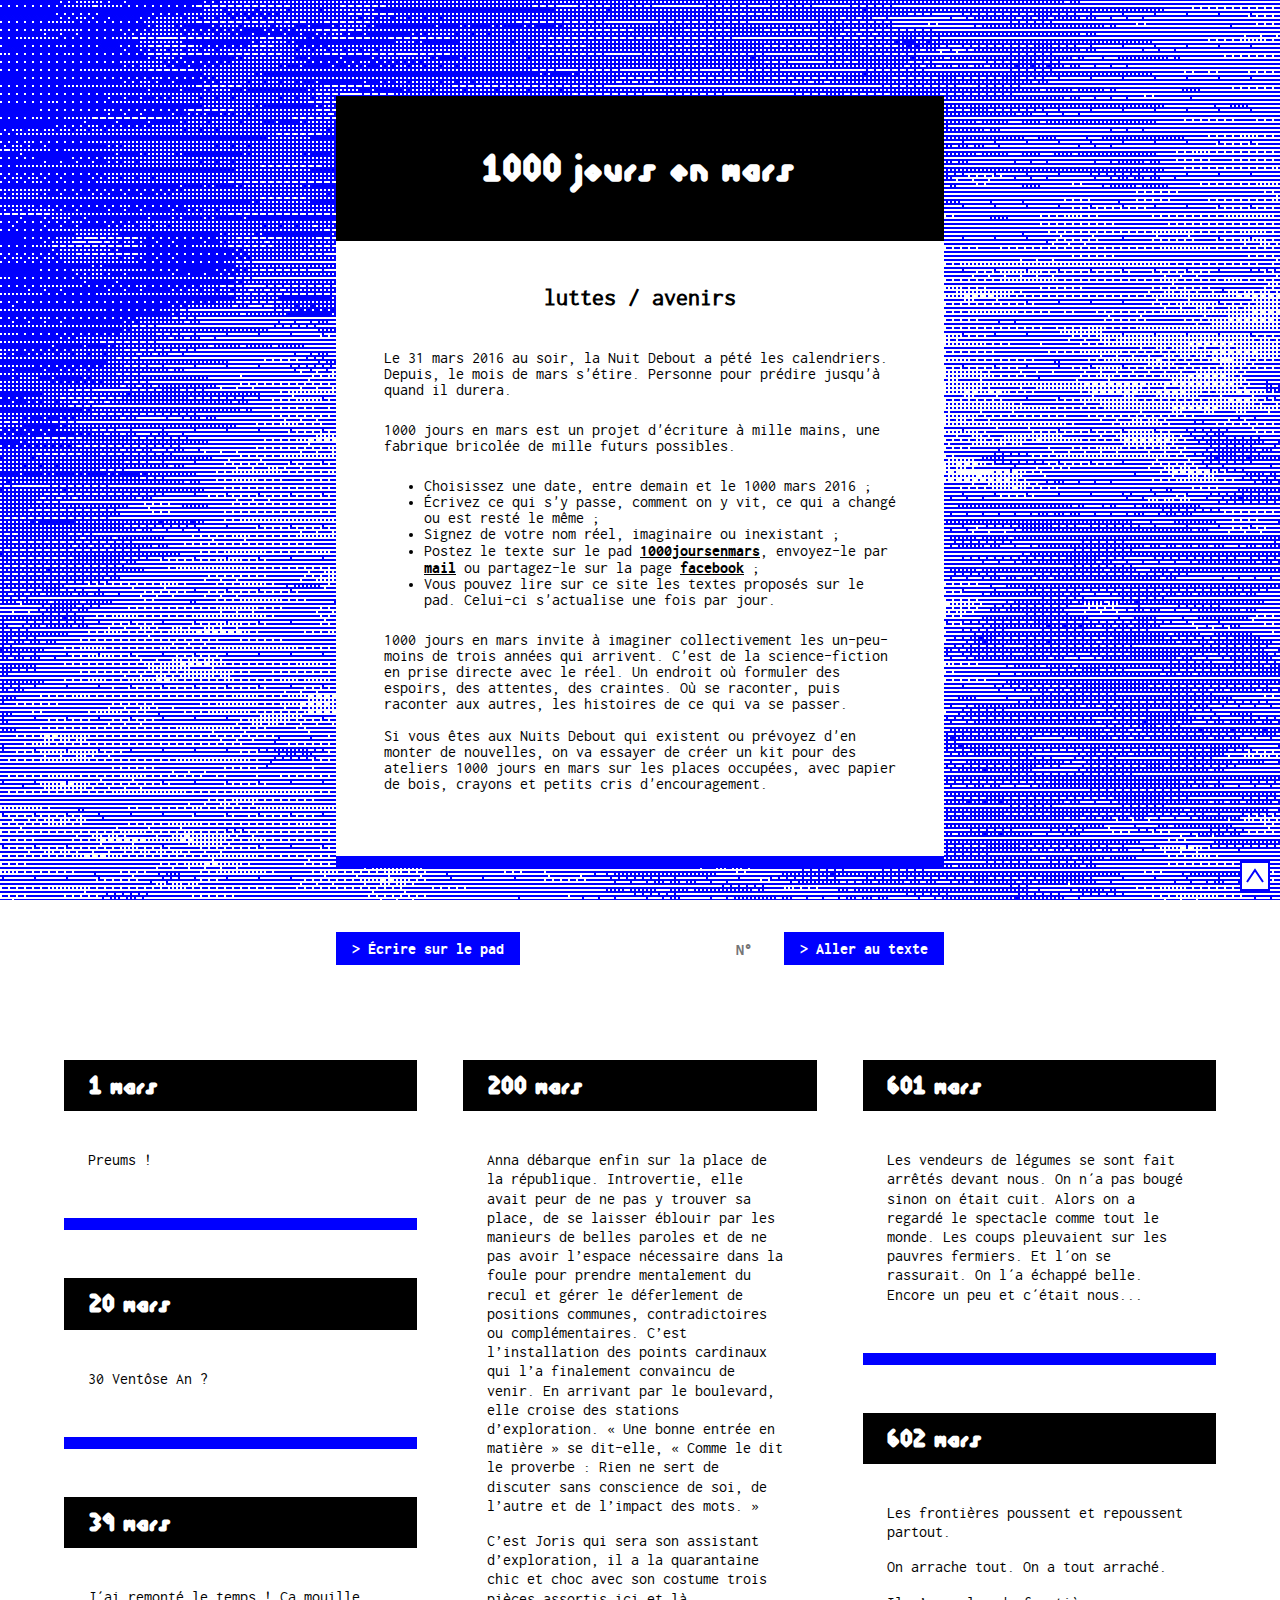
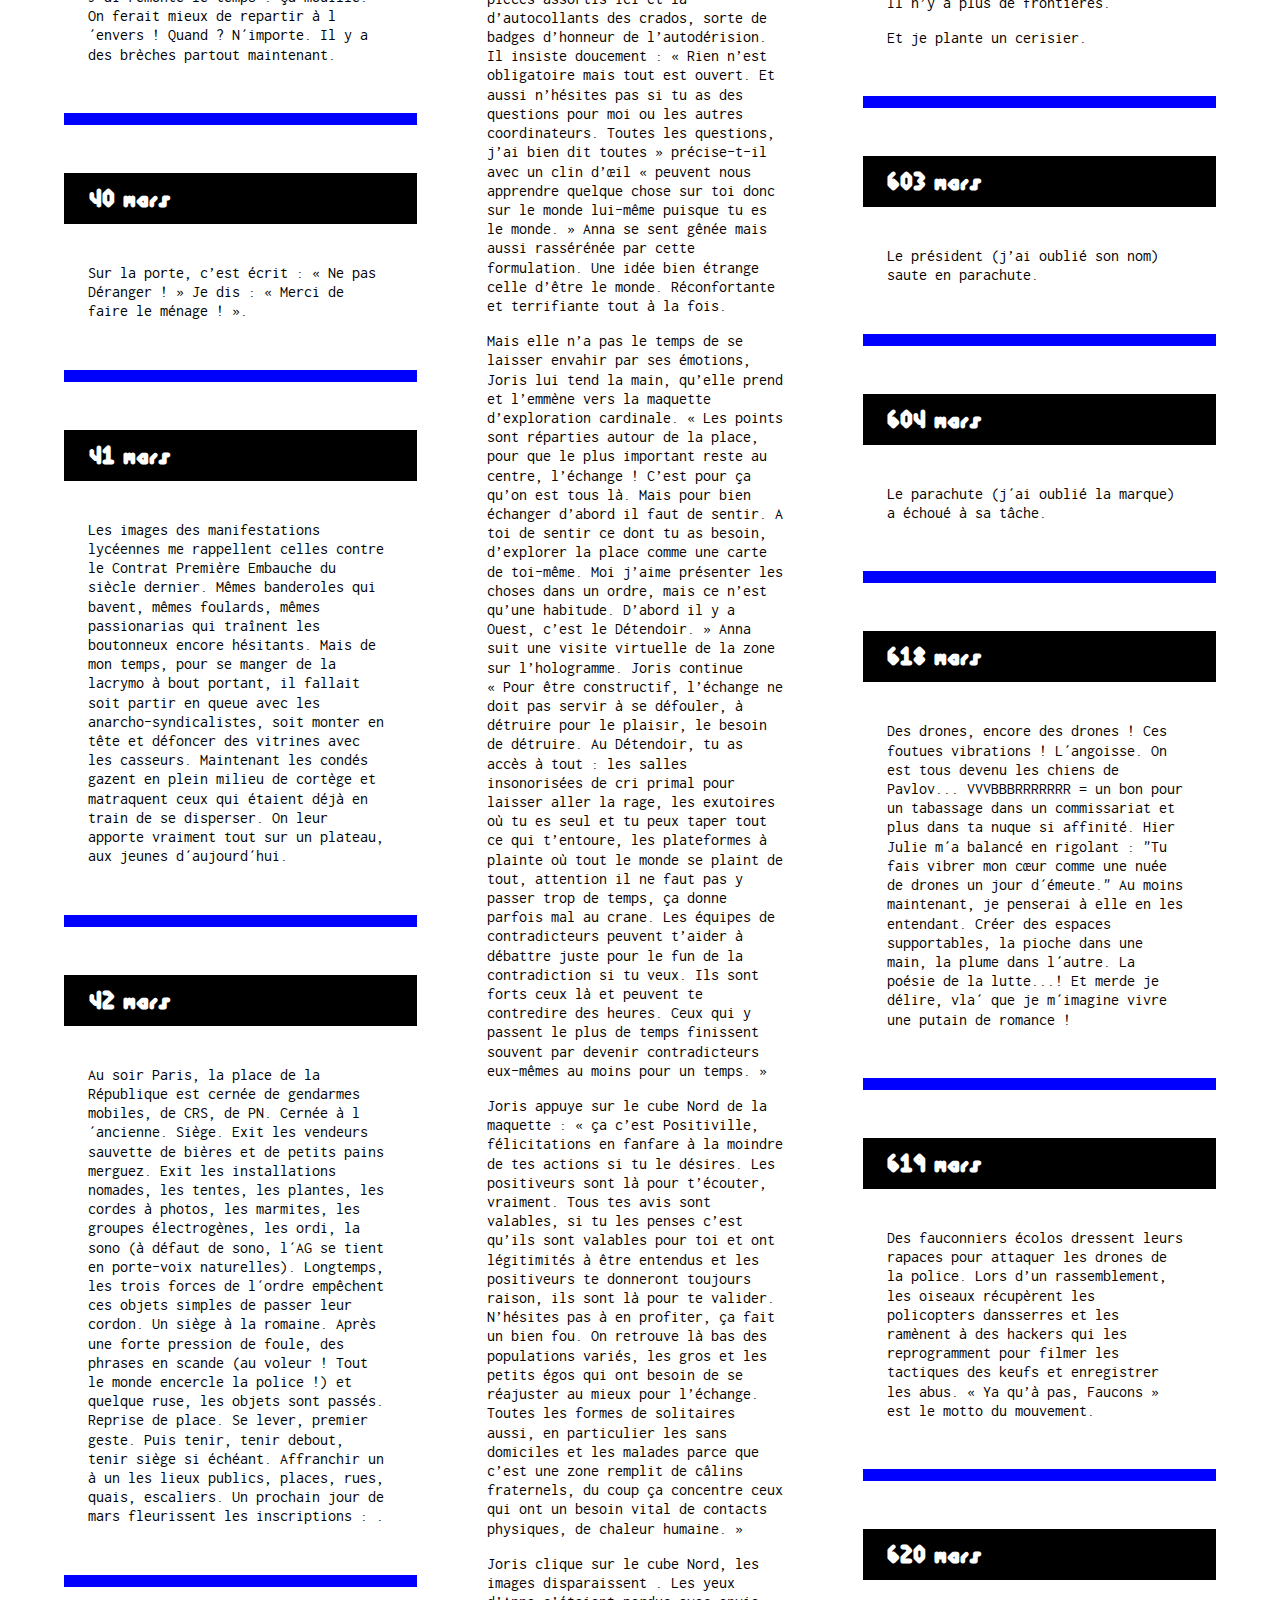
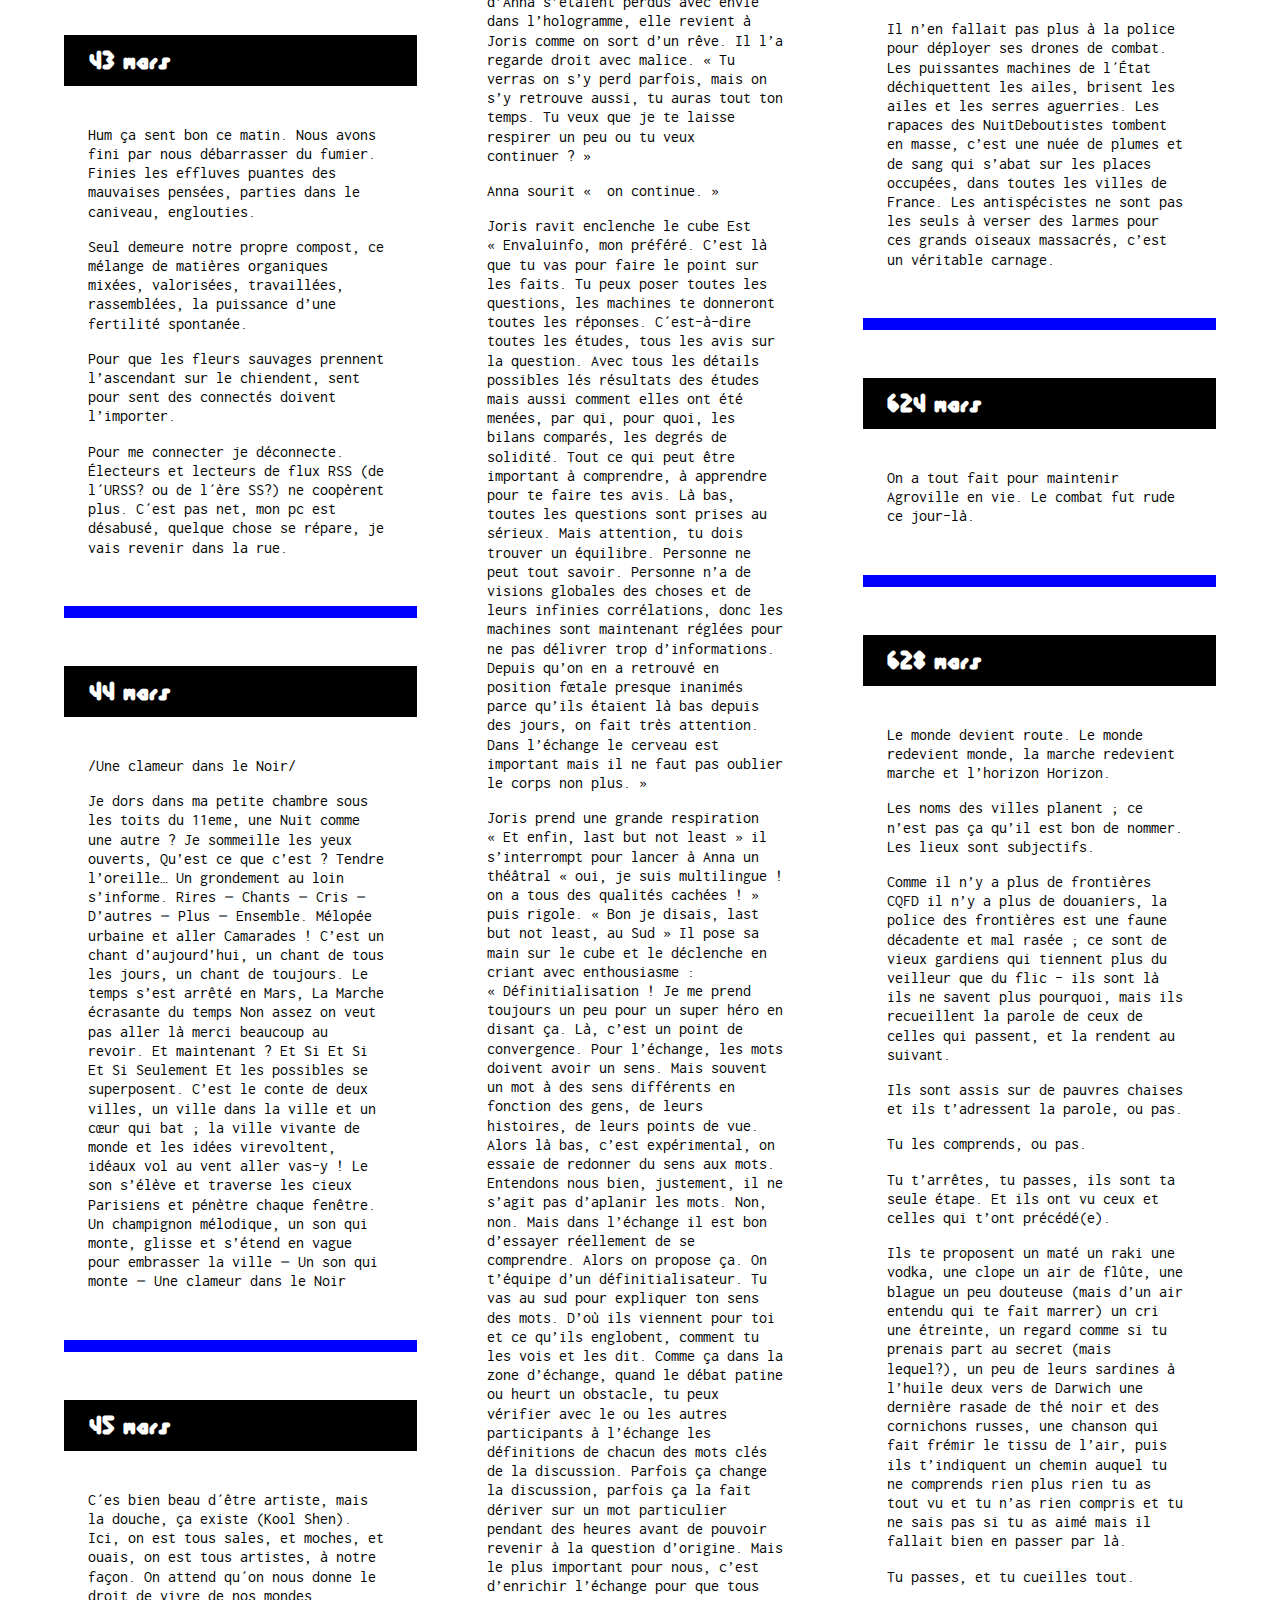
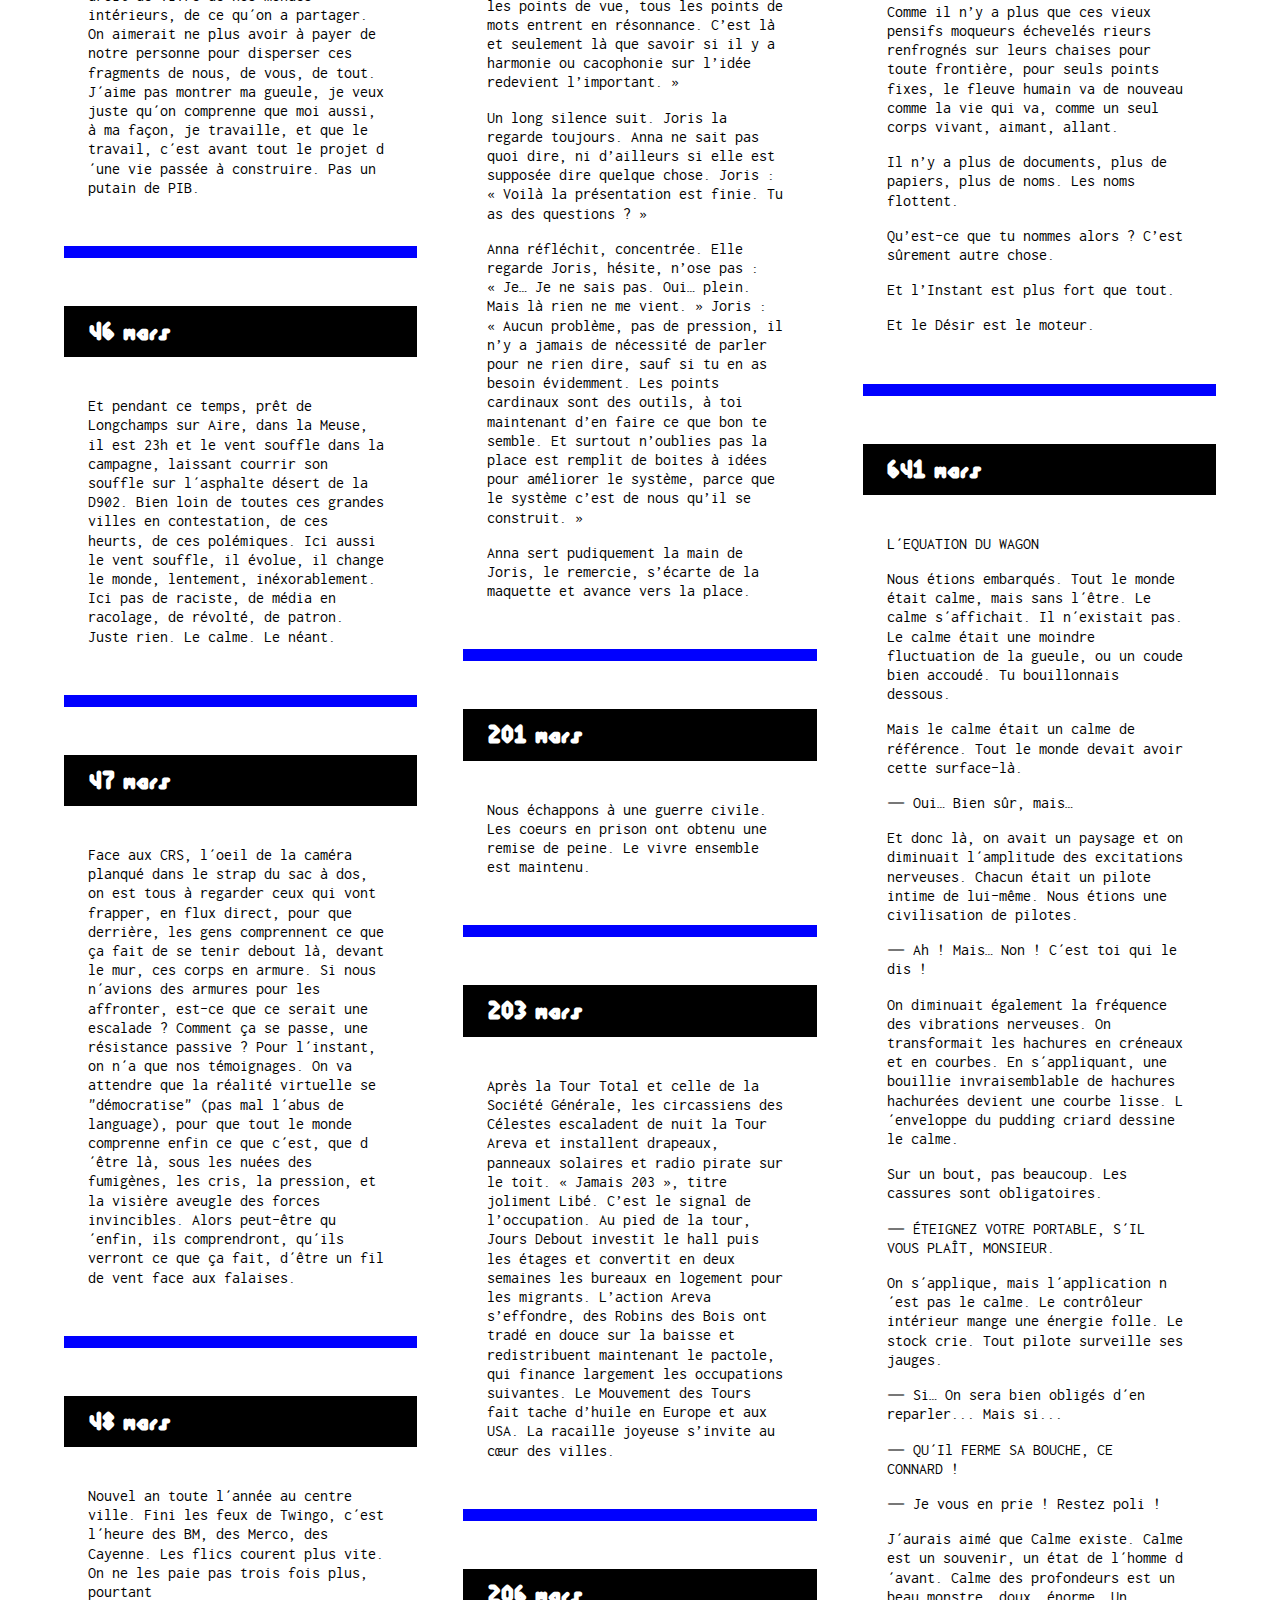
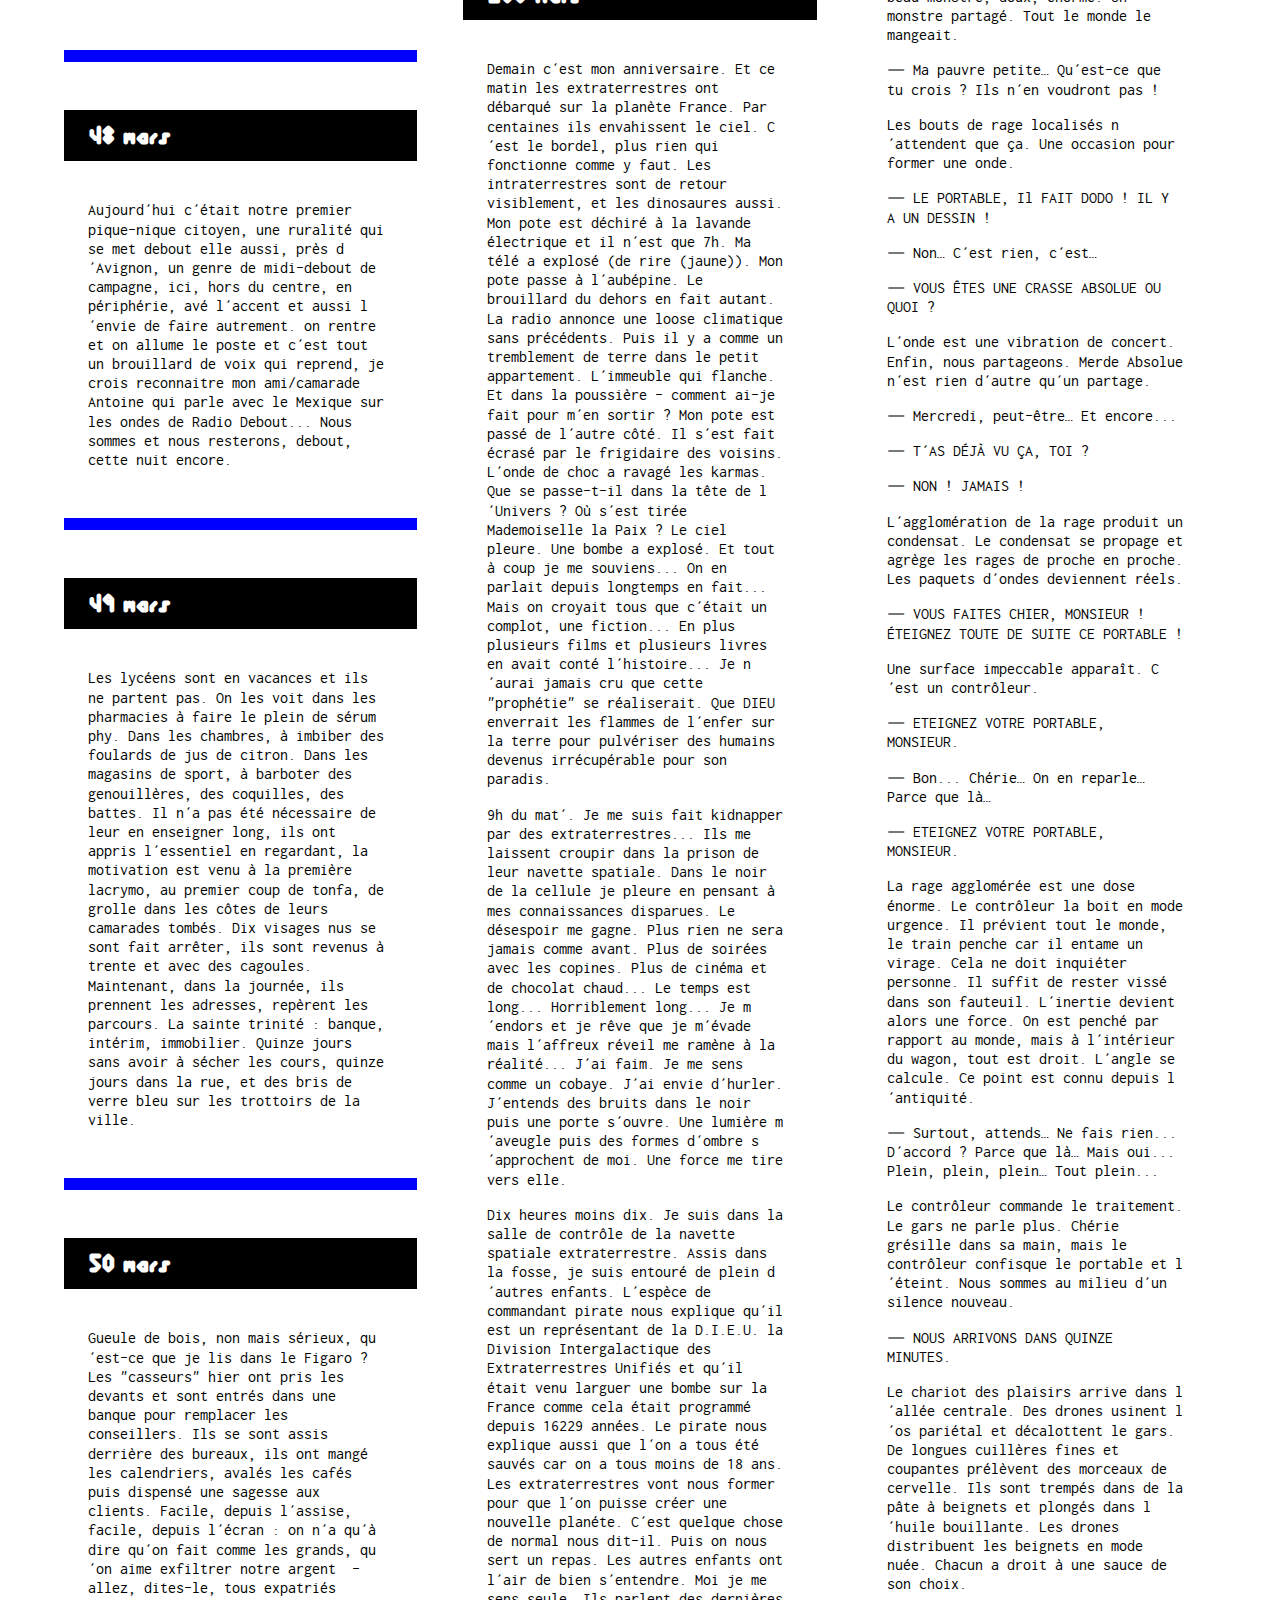
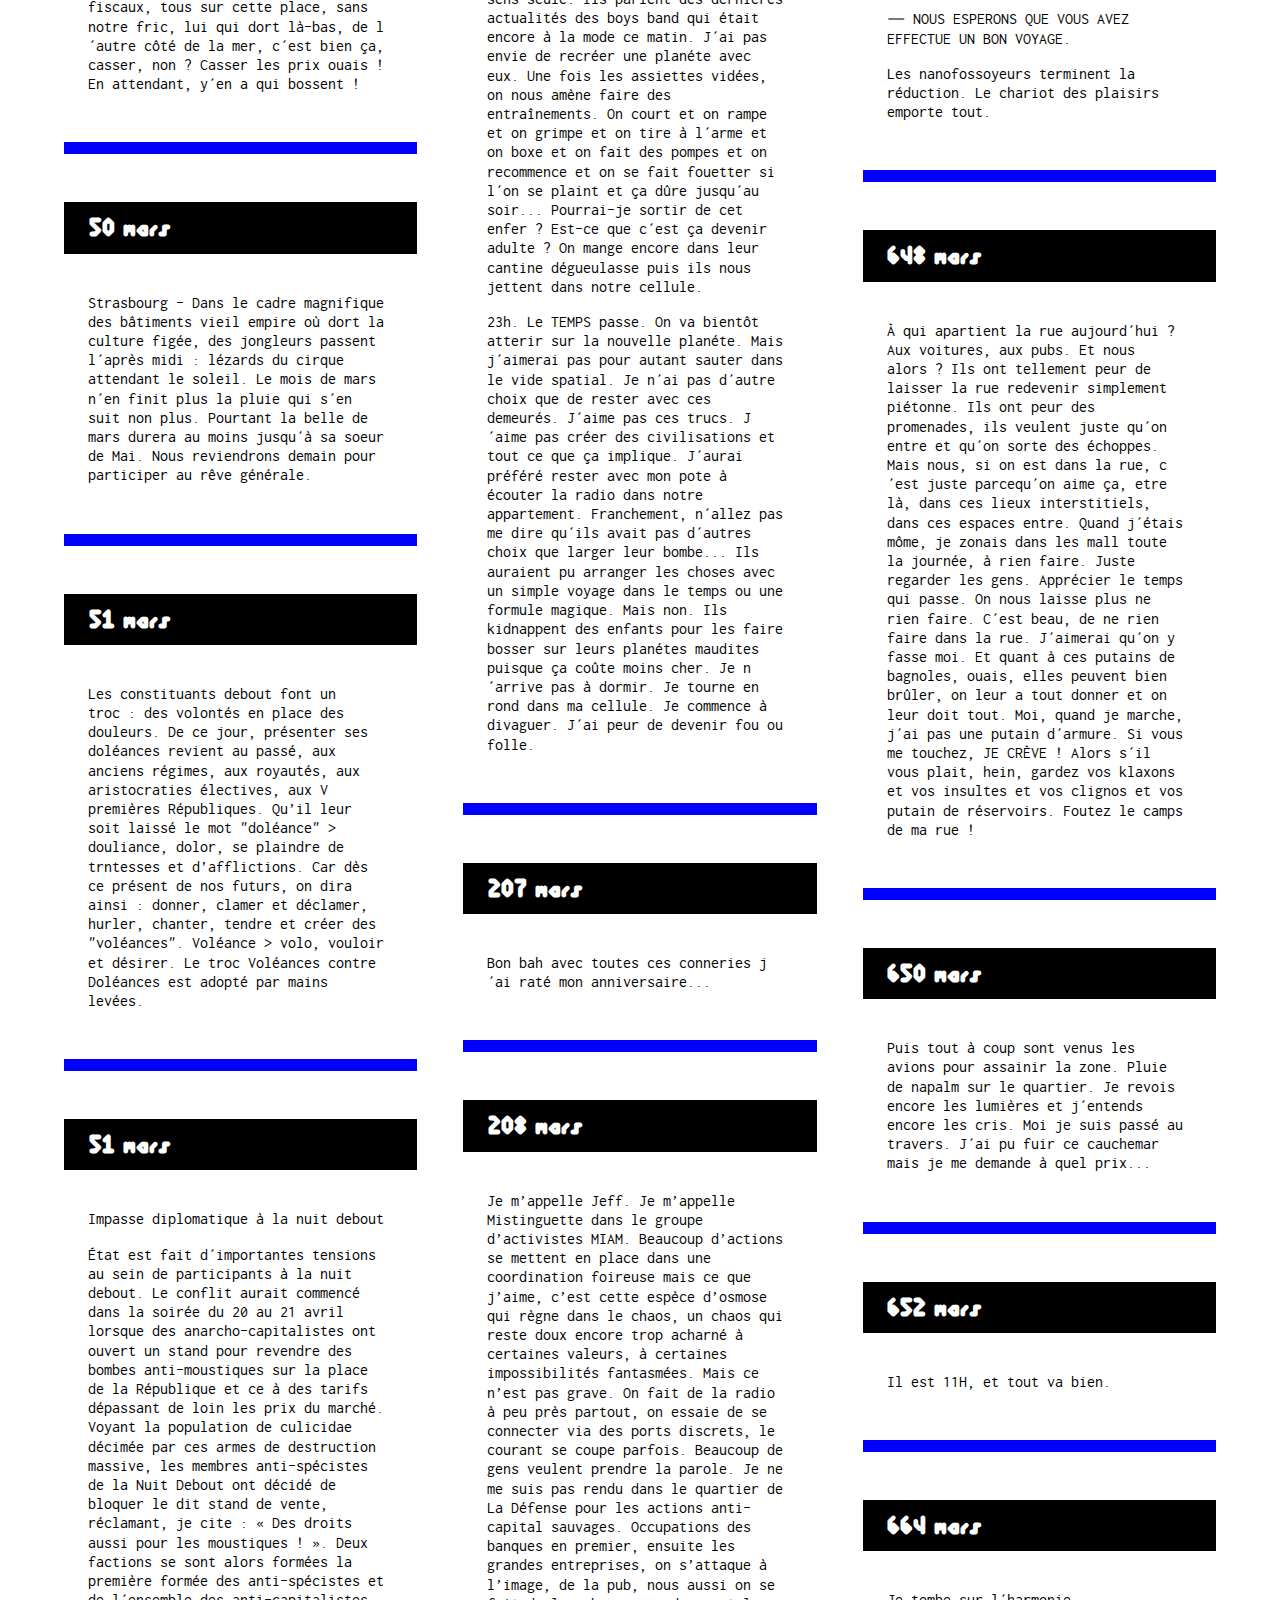
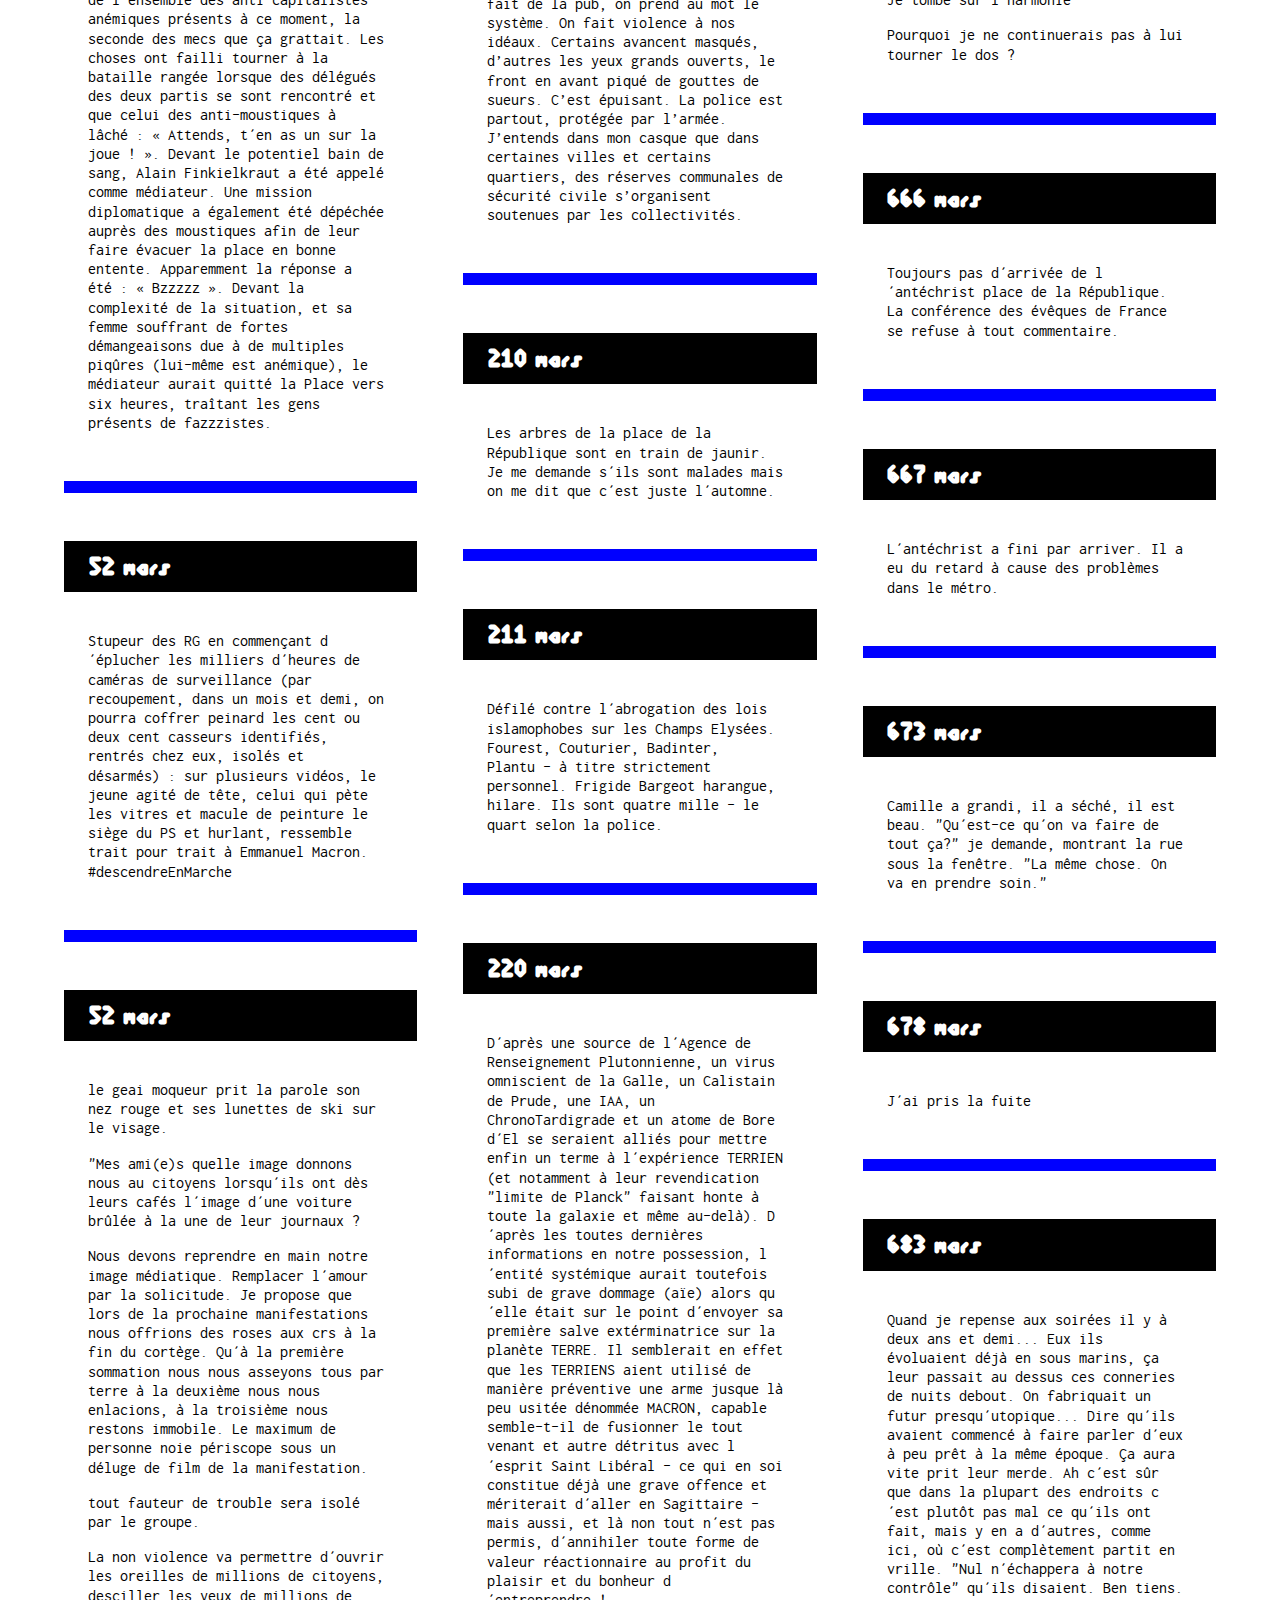
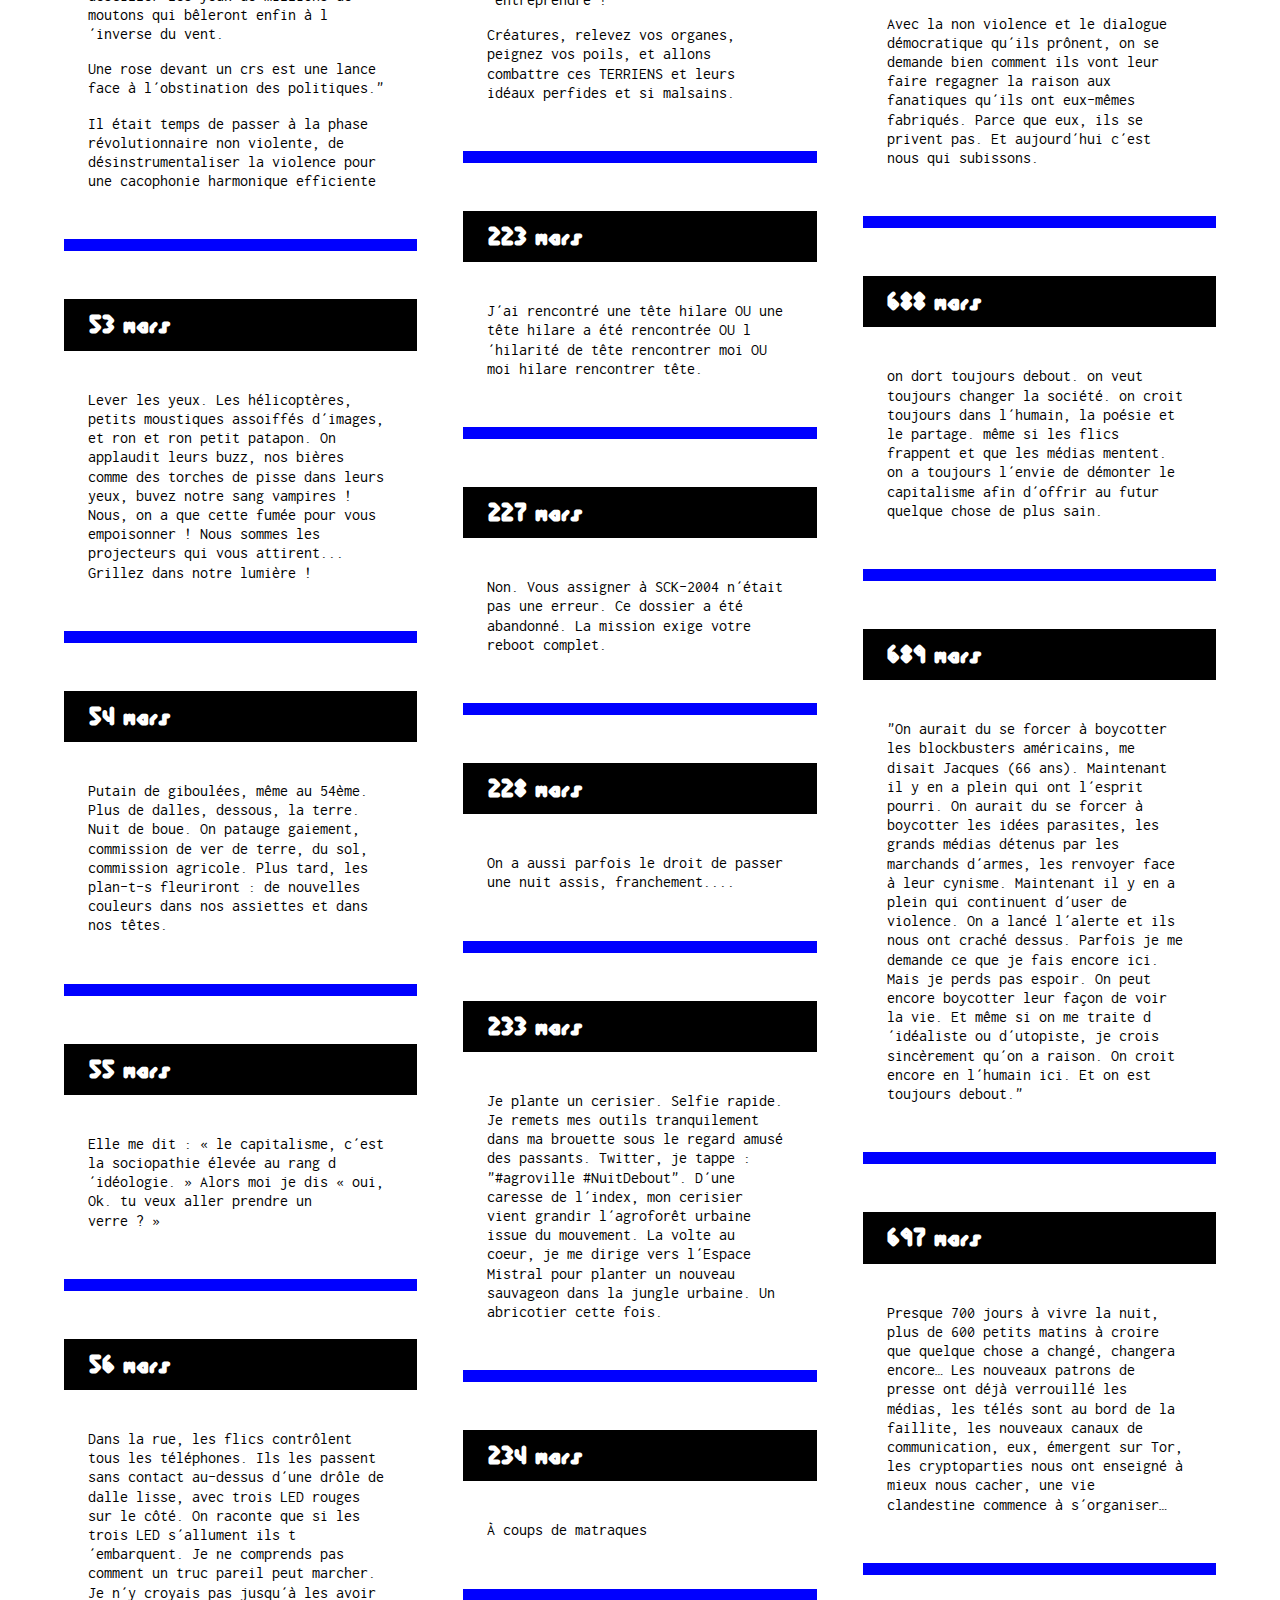
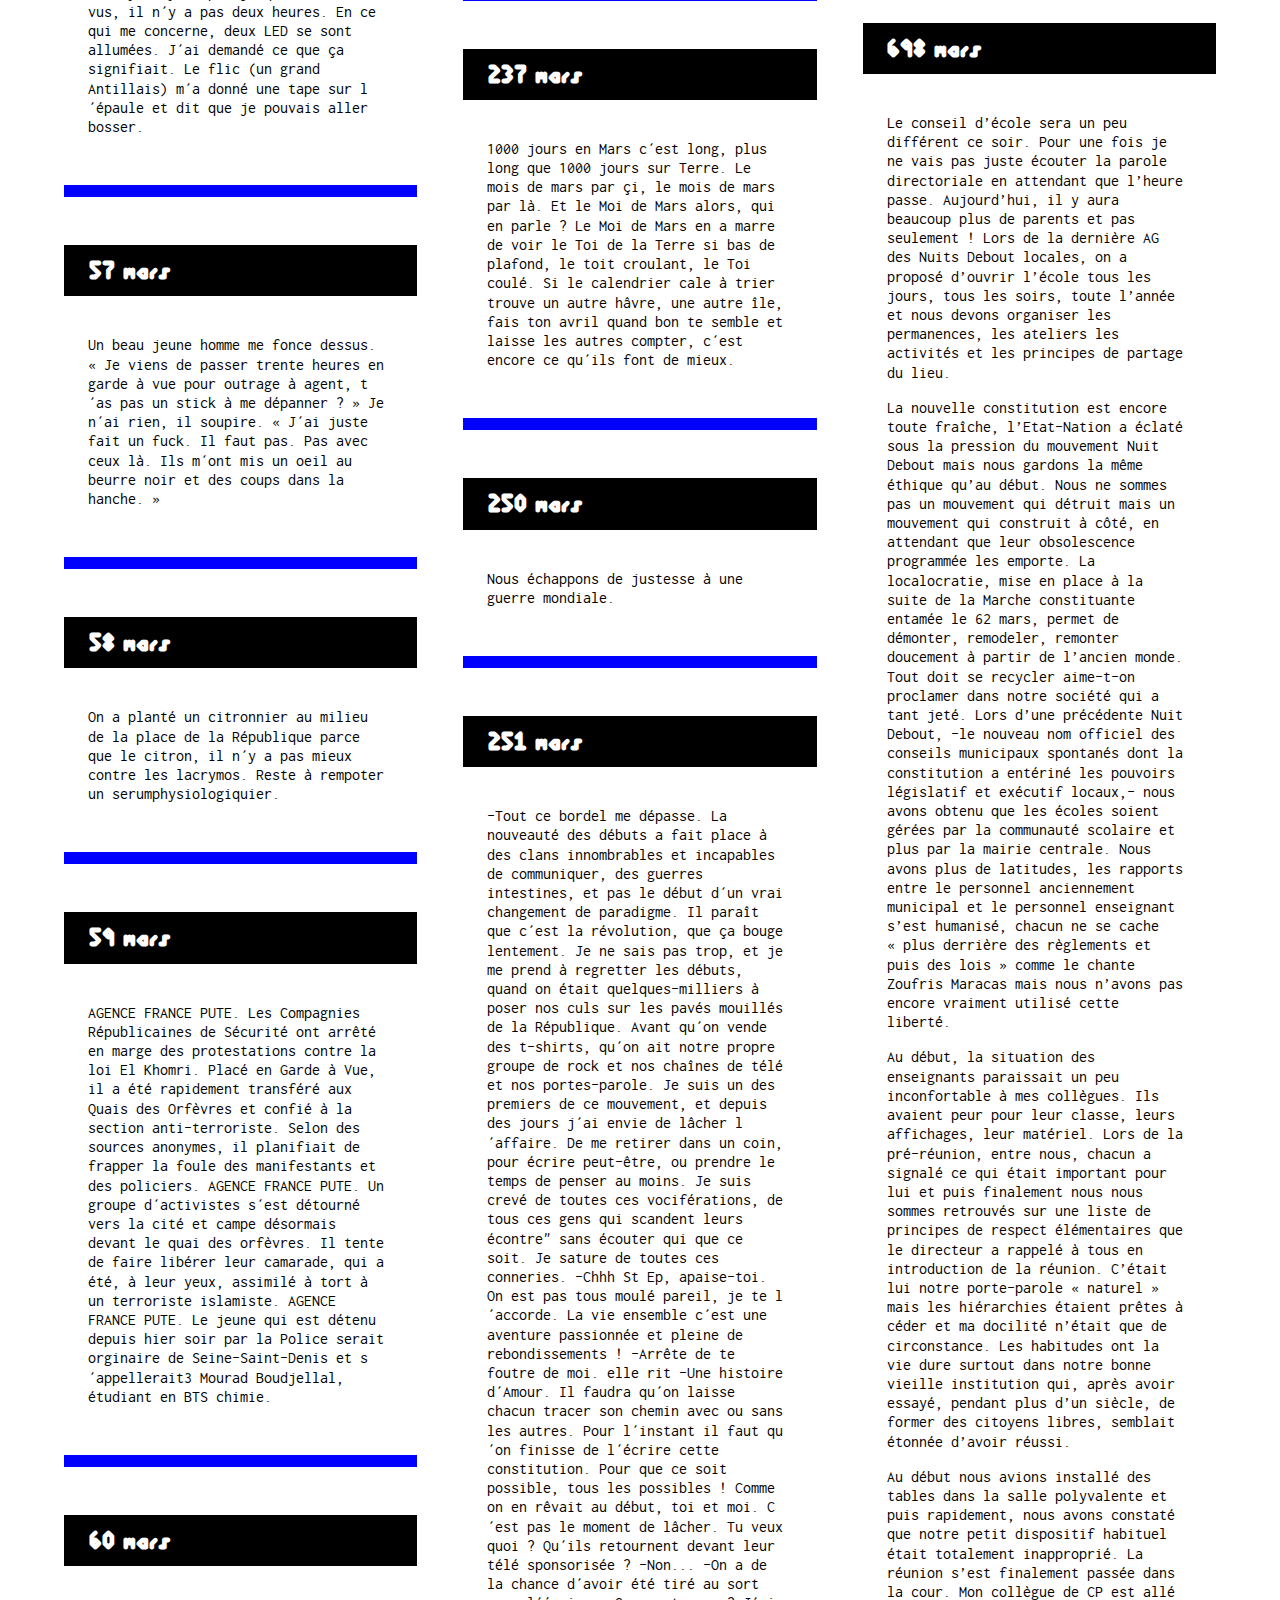
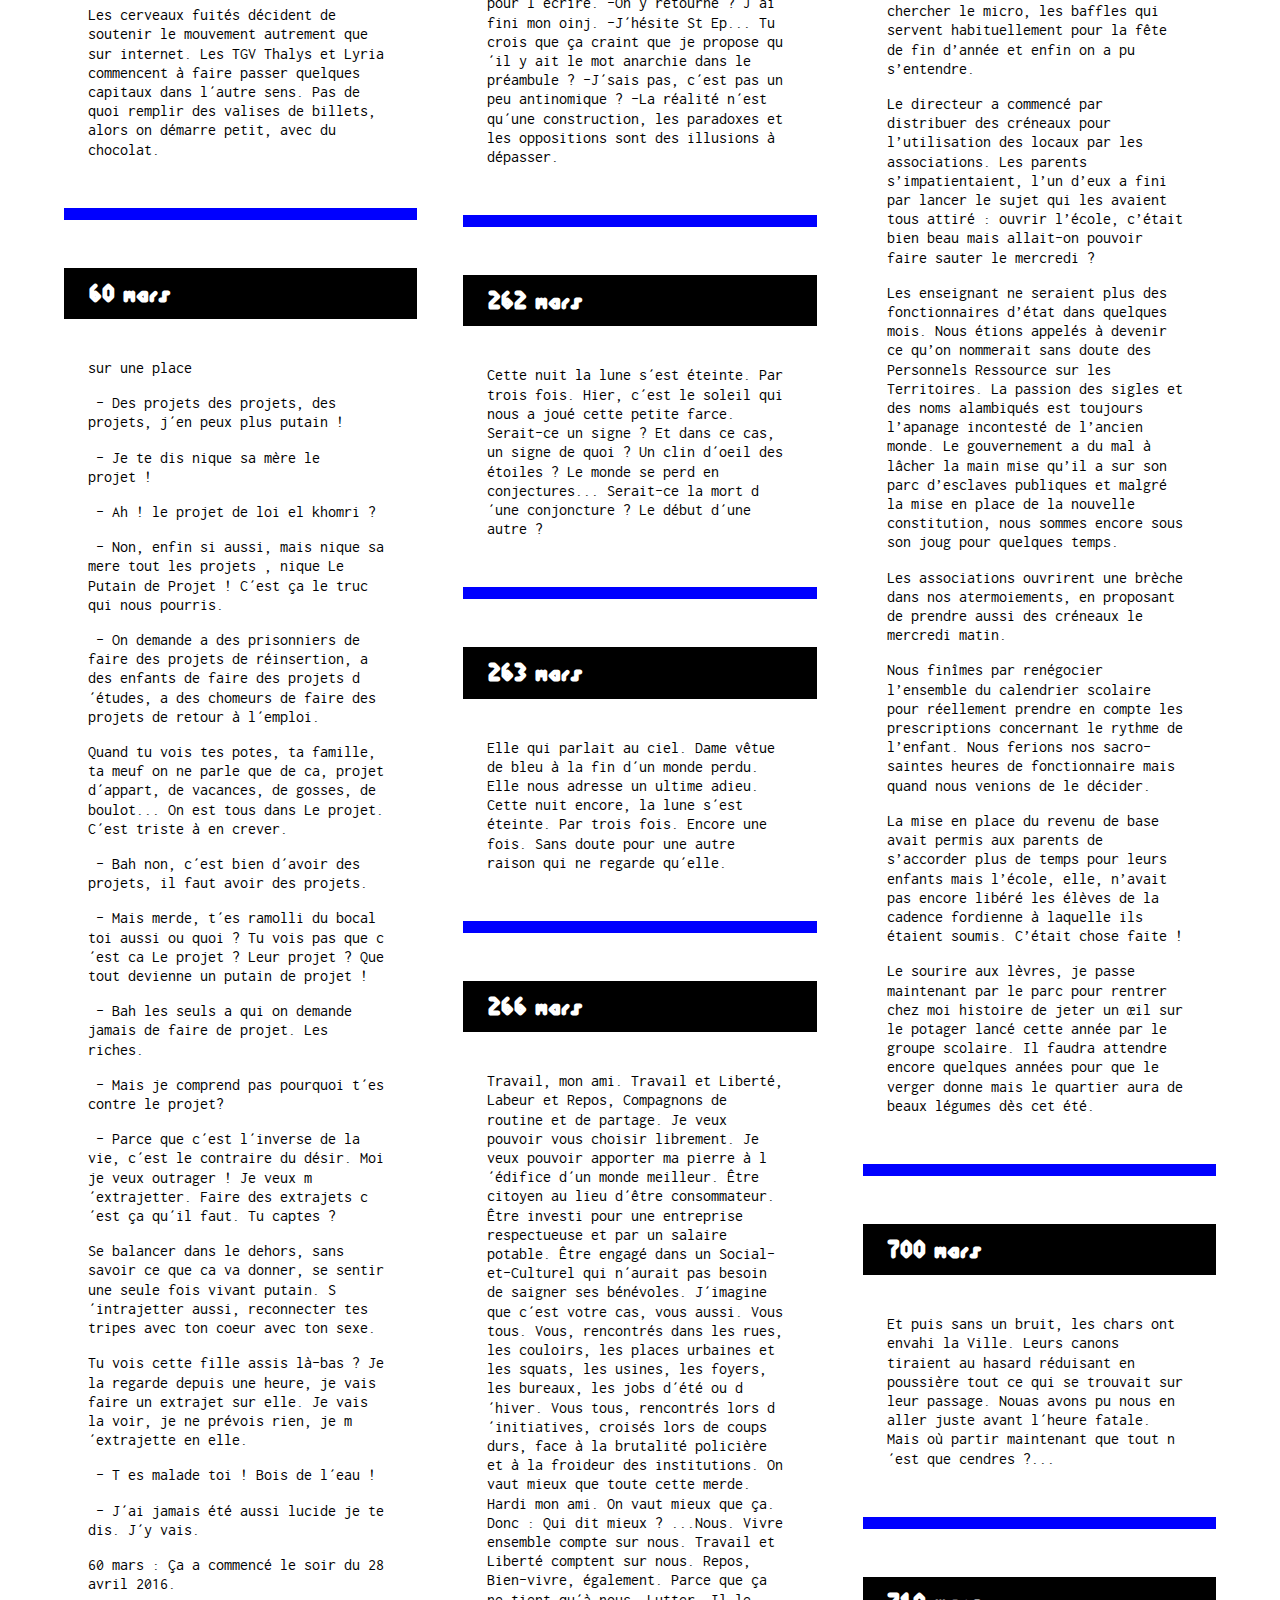
<file: index.html>
<!DOCTYPE html>
<html>
<head>
<meta charset="utf-8" />
<title>1000 jours en mars</title>
<meta name="description" content="1000 jours en mars est un projetd'écriture à mille mains, une fabrique bricolée de mille futurs possibles." />
<meta name="keywords" content="1000joursenmars, écriture, collaborative, nuitdebout, nuit, debout, futur, lutte, désincarcerer, zanzibar" />
<link id="pagestyle" rel="stylesheet" href="stylesheetWIP.css" />
</head>

<body>

<a href="#main" class="toplink">
    <svg height="30" width="30">
        <rect width="30" height="30" style="fill:white;stroke:blue;stroke-width:4" />
        <polyline points="7,21 15,9 23,21" style="fill:none;stroke:blue;stroke-width:2" />
    </svg>
</a>

<header class="box">
    <h1 id="title">1000 jours en mars</h1>
</header>

<section class="box">
    <div id="pad">
        <h2 id="subtitle">luttes / avenirs</h2>
        <p>Le 31 mars 2016 au soir, la Nuit Debout a pété les calendriers. Depuis, le mois de mars s'étire. Personne pour prédire jusqu'à quand il durera.</p>
        <p class="top">1000 jours en mars est un projet d'écriture à mille mains, une fabrique bricolée de mille futurs possibles.</p>

        <ul class="top">
            <li>Choisissez une date, entre demain et le 1000 mars 2016 ;</li>
            <li>Écrivez ce qui s'y passe, comment on y vit, ce qui a changé ou est resté le même ;</li>
            <li>Signez de votre nom réel, imaginaire ou inexistant ;</li>
            <li>Postez le texte sur le pad <a href="http://pad.arn-fai.net/p/1000joursenmars" target="_blank">1000joursenmars</a>, envoyez-le par <a href="mailto:1000joursenmars@zanzibar.zone">mail</a> ou partagez-le sur la page <a href="https://www.facebook.com/groups/577395245769634/" target="_blank">facebook</a> ;</li>
            <li>Vous pouvez lire sur ce site les textes proposés sur le pad. Celui-ci s'actualise une fois par jour.</li>
        </ul>

        <p class="top">1000 jours en mars invite à imaginer collectivement les un-peu-moins de trois années qui arrivent. C'est de la science-fiction en prise directe avec le réel. Un endroit où formuler des espoirs, des attentes, des craintes. Où se raconter, puis raconter aux autres, les histoires de ce qui va se passer.</p>
        <p>Si vous êtes aux Nuits Debout qui existent ou prévoyez d'en monter de nouvelles, on va essayer de créer un kit pour des ateliers 1000 jours en mars sur les places occupées, avec papier de bois, crayons et petits cris d'encouragement.</p>
    </div>

    <div id="menu">
        <a id="padlink" href="http://pad.arn-fai.net/p/1000joursenmars" target="_blank">> Écrire sur le pad</a>
        <form>
            <input id="anchorInput" type="text" placeholder="N°"/>
            <input type="submit" value="> Aller au texte"
           onclick="goToAnchor(document.getElementById('anchorInput').value)" />
        </form>
    </div>
</section>

<div id="main" class="cols">
    <div class="day" id="1">
        <h5><span class="show">1 mars</span> <span class="hide">01 mars 2016</span></h5>
        <div class="texte">
            <p>Preums&nbsp;!</p>
        </div>
    </div>
    <div class="day" id="20">
        <h5><span class="show">20 mars</span> <span class="hide">20 mars 2016</span></h5>
        <div class="texte">
            <p>30 Ventôse An&nbsp;?</p>
        </div>
    </div>
    <div class="day" id="39">
        <h5><span class="show">39 mars</span> <span class="hide">08 avril 2016</span></h5>
        <div class="texte">
            <p>J´ai remonté le temps&nbsp;! Ça mouille. On ferait mieux de repartir à l´envers&nbsp;! Quand&nbsp;? N´importe. Il y a des brèches partout maintenant.</p>
        </div>
    </div>
    <div class="day" id="40">
        <h5><span class="show">40 mars</span> <span class="hide">09 avril 2016</span></h5>
        <div class="texte">
            <p>Sur la porte, c’est écrit&nbsp;: «&nbsp;Ne pas Déranger&nbsp;!&nbsp;» Je dis&nbsp;: «&nbsp;Merci de faire le ménage&nbsp;!&nbsp;».</p>
        </div>
    </div>
    <div class="day" id="41">
        <h5><span class="show">41 mars</span> <span class="hide">10 avril 2016</span></h5>
        <div class="texte">
            <p>Les images des manifestations lycéennes me rappellent celles contre le Contrat Première Embauche du siècle dernier. Mêmes banderoles qui bavent, mêmes foulards, mêmes passionarias qui traînent les boutonneux encore hésitants. Mais de mon temps, pour se manger de la lacrymo à bout portant, il fallait soit partir en queue avec les anarcho-syndicalistes, soit monter en tête et défoncer des vitrines avec les casseurs. Maintenant les condés gazent en plein milieu de cortège et matraquent ceux qui étaient déjà en train de se disperser. On leur apporte vraiment tout sur un plateau, aux jeunes d´aujourd´hui.</p>
        </div>
    </div>
    <div class="day" id="42">
        <h5><span class="show">42 mars</span> <span class="hide">11 avril 2016</span></h5>
        <div class="texte">
            <p>Au soir Paris, la place de la République est cernée de gendarmes mobiles, de CRS, de PN. Cernée à l´ancienne. Siège. Exit les vendeurs sauvette de bières et de petits pains merguez. Exit les installations nomades, les tentes, les plantes, les cordes à photos, les marmites, les groupes électrogènes, les ordi, la sono (à défaut de sono, l´AG se tient en porte-voix naturelles). Longtemps, les trois forces de l´ordre empêchent ces objets simples de passer leur cordon. Un siège à la romaine. Après une forte pression de foule, des phrases en scande (au voleur&nbsp;! Tout le monde encercle la police&nbsp;!) et quelque ruse, les objets sont passés. Reprise de place. Se lever, premier geste. Puis tenir, tenir debout, tenir siège si échéant. Affranchir un à un les lieux publics, places, rues, quais, escaliers. Un prochain jour de mars fleurissent les inscriptions&nbsp;: <zone vie> <rue libre> <place franche>.</p>
        </div>
    </div>
    <div class="day" id="43">
        <h5><span class="show">43 mars</span> <span class="hide">12 avril 2016</span></h5>
        <div class="texte">
            <p>Hum ça sent bon ce matin. Nous avons fini par nous débarrasser du fumier. Finies les effluves puantes des mauvaises pensées, parties dans le caniveau, englouties.</p>
            <p class="plusdeP">Seul demeure notre propre compost, ce mélange de matières organiques mixées, valorisées, travaillées, rassemblées, la puissance d’une fertilité spontanée.</p>
            <p class="plusdeP">Pour que les fleurs sauvages prennent l’ascendant sur le chiendent, sent pour sent des connectés doivent l’importer.</p>
            <p class="plusdeP">Pour me connecter je déconnecte. Électeurs et lecteurs de flux RSS (de l´URSS? ou de l´ère SS?) ne coopèrent plus. C´est pas net, mon pc est désabusé, quelque chose se répare, je vais revenir dans la rue.</p>
        </div>
    </div>
    <div class="day" id="44">
        <h5><span class="show">44 mars</span> <span class="hide">13 avril 2016</span></h5>
        <div class="texte">
            <p>/Une clameur dans le Noir/</p>
            <p class="plusdeP">Je dors dans ma petite chambre sous les toits du 11eme, une Nuit comme une autre&nbsp;? Je sommeille les yeux ouverts, Qu’est ce que c’est&nbsp;? Tendre l’oreille… Un grondement au loin s’informe. Rires – Chants – Cris – D’autres – Plus – Ensemble. Mélopée urbaine et aller Camarades&nbsp;! C’est un chant d’aujourd’hui, un chant de tous les jours, un chant de toujours. Le temps s’est arrêté en Mars, La Marche écrasante du temps Non assez on veut pas aller là merci beaucoup au revoir. Et maintenant&nbsp;? Et Si Et Si Et Si Seulement Et les possibles se superposent. C’est le conte de deux villes, un ville dans la ville et un cœur qui bat&nbsp;; la ville vivante de monde et les idées virevoltent, idéaux vol au vent aller vas-y&nbsp;! Le son s’élève et traverse les cieux Parisiens et pénètre chaque fenêtre. Un champignon mélodique, un son qui monte, glisse et s’étend en vague pour embrasser la ville – Un son qui monte – Une clameur dans le Noir</p>
        </div>
    </div>
    <div class="day" id="45">
        <h5><span class="show">45 mars</span> <span class="hide">14 avril 2016</span></h5>
        <div class="texte">
            <p> C´es bien beau d´être artiste, mais la douche, ça existe (Kool Shen). Ici, on est tous sales, et moches, et ouais, on est tous artistes, à notre façon. On attend qu´on nous donne le droit de vivre de nos mondes intérieurs, de ce qu´on a partager. On aimerait ne plus avoir à payer de notre personne pour disperser ces fragments de nous, de vous, de tout. J´aime pas montrer ma gueule, je veux juste qu´on comprenne que moi aussi, à ma façon, je travaille, et que le travail, c´est avant tout le projet d´une vie passée à construire. Pas un putain de PIB.</p>
        </div>
    </div>
    <div class="day" id="46">
        <h5><span class="show">46 mars</span> <span class="hide">15 avril 2016</span></h5>
        <div class="texte">
            <p>Et pendant ce temps, prêt de Longchamps sur Aire, dans la Meuse, il est 23h et le vent souffle dans la campagne, laissant courrir son souffle sur l´asphalte désert de la D902. Bien loin de toutes ces grandes villes en contestation, de ces heurts, de ces polémiques. Ici aussi le vent souffle, il évolue, il change le monde, lentement, inéxorablement. Ici pas de raciste, de média en racolage, de révolté, de patron. Juste rien. Le calme. Le néant.</p>
        </div>
    </div>
    <div class="day" id="47">
        <h5><span class="show">47 mars</span> <span class="hide">16 avril 2016</span></h5>
        <div class="texte">
            <p> Face aux CRS, l´oeil de la caméra planqué dans le strap du sac à dos, on est tous à regarder ceux qui vont frapper, en flux direct, pour que derrière, les gens comprennent ce que ça fait de se tenir debout là, devant le mur, ces corps en armure. Si nous n´avions des armures pour les affronter, est-ce que ce serait une escalade&nbsp;? Comment ça se passe, une résistance passive&nbsp;? Pour l´instant, on n´a que nos témoignages. On va attendre que la réalité virtuelle se "démocratise" (pas mal l´abus de language), pour que tout le monde comprenne enfin ce que c´est, que d´être là, sous les nuées des fumigènes, les cris, la pression, et la visière aveugle des forces invincibles. Alors peut-être qu´enfin, ils comprendront, qu´ils verront ce que ça fait, d´être un fil de vent face aux falaises.</p>
        </div>
    </div>
    <div class="day" id="48">
        <h5><span class="show">48 mars</span> <span class="hide">17 avril 2016</span></h5>
        <div class="texte">
            <p>Nouvel an toute l´année au centre ville. Fini les feux de Twingo, c´est l´heure des BM, des Merco, des Cayenne. Les flics courent plus vite. On ne les paie pas trois fois plus, pourtant</p>
        </div>
    </div>
    <div class="day" id="48">
        <h5><span class="show">48 mars</span> <span class="hide">17 avril 2016</span></h5>
        <div class="texte">
            <p>Aujourd´hui c´était notre premier pique-nique citoyen, une ruralité qui se met debout elle aussi, près d´Avignon, un genre de midi-debout de campagne, ici, hors du centre, en périphérie, avé l´accent et aussi l´envie de faire autrement. on rentre et on allume le poste et c´est tout un brouillard de voix qui reprend, je crois reconnaitre mon ami/camarade Antoine qui parle avec le Mexique sur les ondes de Radio Debout... Nous sommes et nous resterons, debout, cette nuit encore.</p>
        </div>
    </div>
    <div class="day" id="49">
        <h5><span class="show">49 mars</span> <span class="hide">18 avril 2016</span></h5>
        <div class="texte">
            <p>Les lycéens sont en vacances et ils ne partent pas. On les voit dans les pharmacies à faire le plein de sérum phy. Dans les chambres, à imbiber des foulards de jus de citron. Dans les magasins de sport, à barboter des genouillères, des coquilles, des battes. Il n´a pas été nécessaire de leur en enseigner long, ils ont appris l´essentiel en regardant, la motivation est venu à la première lacrymo, au premier coup de tonfa, de grolle dans les côtes de leurs camarades tombés. Dix visages nus se sont fait arrêter, ils sont revenus à trente et avec des cagoules. Maintenant, dans la journée, ils prennent les adresses, repèrent les parcours. La sainte trinité&nbsp;: banque, intérim, immobilier. Quinze jours sans avoir à sécher les cours, quinze jours dans la rue, et des bris de verre bleu sur les trottoirs de la ville.</p>
        </div>
    </div>
    <div class="day" id="50">
        <h5><span class="show">50 mars</span> <span class="hide">19 avril 2016</span></h5>
        <div class="texte">
            <p>Gueule de bois, non mais sérieux, qu´est-ce que je lis dans le Figaro&nbsp;? Les "casseurs" hier ont pris les devants et sont entrés dans une banque pour remplacer les conseillers. Ils se sont assis derrière des bureaux, ils ont mangé les calendriers, avalés les cafés puis dispensé une sagesse aux clients. Facile, depuis l´assise, facile, depuis l´écran&nbsp;: on n´a qu´à dire qu´on fait comme les grands, qu´on aime exfiltrer notre argent &nbsp;- allez, dites-le, tous expatriés fiscaux, tous sur cette place, sans notre fric, lui qui dort là-bas, de l´autre côté de la mer, c´est bien ça, casser, non&nbsp;? Casser les prix ouais&nbsp;! En attendant, y´en a qui bossent&nbsp;!</p>
        </div>
    </div>
    <div class="day" id="50">
        <h5><span class="show">50 mars</span> <span class="hide">19 avril 2016</span></h5>
        <div class="texte">
            <p>Strasbourg&nbsp;- Dans le cadre magnifique des bâtiments vieil empire où dort la culture figée, des jongleurs passent l´après midi&nbsp;: lézards du cirque attendant le soleil. Le mois de mars n´en finit plus la pluie qui s´en suit non plus. Pourtant la belle de mars durera au moins jusqu´à sa soeur de Mai. Nous reviendrons demain pour participer au rêve générale.</p>
        </div>
    </div>
    <div class="day" id="51">
        <h5><span class="show">51 mars</span> <span class="hide">20 avril 2016</span></h5>
        <div class="texte">
            <p>Les constituants debout font un troc&nbsp;: des volontés en place des douleurs. De ce jour, présenter ses doléances revient au passé, aux anciens régimes, aux royautés, aux aristocraties électives, aux V premières Républiques. Qu’il leur soit laissé le mot "doléance" > douliance, dolor, se plaindre de trntesses et d’afflictions. Car dès ce présent de nos futurs, on dira ainsi&nbsp;: donner, clamer et déclamer, hurler, chanter, tendre et créer des "voléances". Voléance > volo, vouloir et désirer. Le troc Voléances contre Doléances est adopté par mains levées.</p>
        </div>
    </div>
    <div class="day" id="51">
        <h5><span class="show">51 mars</span> <span class="hide">20 avril 2016</span></h5>
        <div class="texte">
            <p>Impasse diplomatique à la nuit debout</p>
            <p class="plusdeP">État est fait d´importantes tensions au sein de participants à la nuit debout. Le conflit aurait commencé dans la soirée du 20 au 21 avril  lorsque des anarcho-capitalistes ont ouvert un stand pour revendre des bombes anti-moustiques sur la place de la République et ce à des tarifs dépassant de loin les prix du marché. Voyant la population de culicidae décimée par ces armes de destruction massive, les membres anti-spécistes de la Nuit Debout ont décidé de bloquer le dit stand de vente, réclamant, je cite&nbsp;: «&nbsp;Des droits aussi pour les moustiques&nbsp;!&nbsp;». Deux factions se sont alors formées la première formée des anti-spécistes et de l´ensemble des anti-capitalistes anémiques présents à ce moment, la seconde des mecs que ça grattait. Les choses ont failli tourner à la bataille rangée lorsque des délégués des deux partis se sont rencontré et que celui des anti-moustiques à lâché&nbsp;: «&nbsp;Attends, t´en as un sur la joue&nbsp;!&nbsp;». Devant le potentiel bain de sang, Alain Finkielkraut a été appelé comme médiateur. Une mission diplomatique a également été dépéchée auprès des moustiques afin de leur faire évacuer la place en bonne entente. Apparemment la réponse a été&nbsp;: «&nbsp;Bzzzzz&nbsp;». Devant la complexité de la situation, et sa femme souffrant de fortes démangeaisons due à de multiples piqûres (lui-même est anémique), le médiateur aurait quitté la Place vers six heures, traîtant les gens présents de fazzzistes.</p>
        </div>
    </div>
    <div class="day" id="52">
        <h5><span class="show">52 mars</span> <span class="hide">21 avril 2016</span></h5>
        <div class="texte">
            <p>Stupeur des RG en commençant d´éplucher les milliers d´heures de caméras de surveillance (par recoupement, dans un mois et demi, on pourra coffrer peinard les cent ou deux cent casseurs identifiés, rentrés chez eux, isolés et désarmés)&nbsp;: sur plusieurs vidéos, le jeune agité de tête, celui qui pète les vitres et macule de peinture le siège du PS et hurlant, ressemble trait pour trait à Emmanuel Macron. #descendreEnMarche</p>
        </div>
    </div>
    <div class="day" id="52">
        <h5><span class="show">52 mars</span> <span class="hide">21 avril 2016</span></h5>
        <div class="texte">
            <p>le geai moqueur prit la parole son nez rouge et ses lunettes de ski sur le visage.</p>
            <p class="plusdeP"> "Mes ami(e)s quelle image donnons nous au citoyens lorsqu´ils ont dès leurs cafés l´image d´une voiture brûlée à la une de leur journaux&nbsp;?</p>
            <p class="plusdeP"> Nous devons reprendre en main notre image médiatique.  Remplacer l´amour par la solicitude. Je propose que lors de la prochaine manifestations nous offrions des roses aux crs à la fin du cortège. Qu´à la première sommation nous nous asseyons tous par terre à la deuxième nous nous enlacions, à la troisième nous restons immobile. Le maximum de personne noie périscope sous un déluge de film de la manifestation.</p>
            <p class="plusdeP"> tout fauteur de trouble sera isolé par le groupe.</p>
            <p class="plusdeP"> La non violence va permettre d´ouvrir les oreilles de millions de citoyens, desciller les yeux de millions de moutons qui bêleront enfin à l´inverse   du vent.</p>
            <p class="plusdeP"> Une rose devant un crs est une lance face à l´obstination des politiques."</p>
            <p class="plusdeP"> Il était temps de passer à la phase révolutionnaire non violente, de désinstrumentaliser la violence pour une cacophonie harmonique   efficiente</p>
        </div>
    </div>
    <div class="day" id="53">
        <h5><span class="show">53 mars</span> <span class="hide">22 avril 2016</span></h5>
        <div class="texte">
            <p>Lever les yeux. Les hélicoptères, petits moustiques assoiffés d´images, et ron et ron petit patapon. On applaudit leurs buzz, nos bières comme des torches de pisse dans leurs yeux, buvez notre sang vampires&nbsp;! Nous, on a que cette fumée pour vous empoisonner&nbsp;! Nous sommes les projecteurs qui vous attirent... Grillez dans notre lumière&nbsp;!</p>
        </div>
    </div>
    <div class="day" id="54">
        <h5><span class="show">54 mars</span> <span class="hide">23 avril 2016</span></h5>
        <div class="texte">
            <p>Putain de giboulées, même au 54ème. Plus de dalles, dessous, la terre. Nuit de boue. On patauge gaiement, commission de ver de terre, du sol, commission agricole. Plus tard, les plan-t-s fleuriront&nbsp;: de nouvelles couleurs dans nos assiettes et dans nos têtes.</p>
        </div>
    </div>
    <div class="day" id="55">
        <h5><span class="show">55 mars</span> <span class="hide">24 avril 2016</span></h5>
        <div class="texte">
            <p>Elle me dit&nbsp;: «&nbsp;le capitalisme, c´est la sociopathie élevée au rang d´idéologie.&nbsp;» Alors moi je dis «&nbsp;oui, Ok. tu veux aller prendre un verre&nbsp;?&nbsp;»</p>
        </div>
    </div>
    <div class="day" id="56">
        <h5><span class="show">56 mars</span> <span class="hide">25 avril 2016</span></h5>
        <div class="texte">
            <p>Dans la rue, les flics contrôlent tous les téléphones. Ils les passent sans contact au-dessus d´une drôle de dalle lisse, avec trois LED rouges sur le côté. On raconte que si les trois LED s´allument ils t´embarquent. Je ne comprends pas comment un truc pareil peut marcher. Je n´y croyais pas jusqu´à les avoir vus, il n´y a pas deux heures. En ce qui me concerne, deux LED se sont allumées. J´ai demandé ce que ça signifiait. Le flic (un grand Antillais) m´a donné une tape sur l´épaule et dit que je pouvais aller bosser.</p>
        </div>
    </div>
    <div class="day" id="57">
        <h5><span class="show">57 mars</span> <span class="hide">26 avril 2016</span></h5>
        <div class="texte">
            <p>Un beau jeune homme me fonce dessus. «&nbsp;Je viens de passer trente heures en garde à vue pour outrage à agent, t´as pas un stick à me dépanner&nbsp;?&nbsp;» Je n´ai rien, il soupire. «&nbsp;J´ai juste fait un fuck. Il faut pas. Pas avec ceux là. Ils m´ont mis un oeil au beurre noir et des coups dans la hanche.&nbsp;»</p>
        </div>
    </div>
    <div class="day" id="58">
        <h5><span class="show">58 mars</span> <span class="hide">27 avril 2016</span></h5>
        <div class="texte">
            <p>On a planté un citronnier au milieu de la place de la République parce que le citron, il n´y a pas mieux contre les lacrymos. Reste à rempoter un serumphysiologiquier.</p>
        </div>
    </div>
    <div class="day" id="59">
        <h5><span class="show">59 mars</span> <span class="hide">28 avril 2016</span></h5>
        <div class="texte">
            <p>AGENCE FRANCE PUTE. Les Compagnies Républicaines de Sécurité ont arrêté en marge des protestations contre la loi El Khomri. Placé en Garde à Vue, il a été rapidement transféré aux Quais des Orfèvres et confié à la section anti-terroriste. Selon des sources anonymes, il planifiait de frapper la foule des manifestants et des policiers. AGENCE FRANCE PUTE. Un groupe d´activistes s´est détourné vers la cité et campe désormais devant le quai des orfèvres. Il tente de faire libérer leur camarade, qui a été, à leur yeux, assimilé à tort à un terroriste islamiste. AGENCE FRANCE PUTE. Le jeune qui est détenu depuis hier soir par la Police serait orginaire de Seine-Saint-Denis et s´appellerait3 Mourad Boudjellal, étudiant en BTS chimie.</p>
        </div>
    </div>
    <div class="day" id="60">
        <h5><span class="show">60 mars</span> <span class="hide">29 avril 2016</span></h5>
        <div class="texte">
            <p>Les cerveaux fuités décident de soutenir le mouvement autrement que sur internet. Les TGV Thalys et Lyria commencent à faire passer quelques capitaux dans l´autre sens. Pas de quoi remplir des valises de billets, alors on démarre petit, avec du chocolat.</p>
        </div>
    </div>
    <div class="day" id="60">
        <h5><span class="show">60 mars</span> <span class="hide">29 avril 2016</span></h5>
        <div class="texte">
            <p>sur une place</p>
            <p class="plusdeP">&nbsp;- Des projets des projets, des projets, j´en peux plus putain&nbsp;!</p>
            <p class="plusdeP">&nbsp;- Je te dis nique sa mère le projet&nbsp;!</p>
            <p class="plusdeP">&nbsp;- Ah&nbsp;! le projet de loi el khomri&nbsp;?</p>
            <p class="plusdeP">&nbsp;- Non, enfin si aussi, mais nique sa mere tout les projets , nique Le Putain de Projet&nbsp;! C´est ça le truc qui nous pourris.</p>
            <p class="plusdeP">&nbsp;- On demande a des prisonniers de faire des projets de réinsertion, a des enfants de faire des projets d´études, a des chomeurs de faire des projets de retour à l´emploi.</p>
            <p class="plusdeP"> Quand tu vois tes potes, ta famille, ta meuf on ne parle que de ca, projet d´appart, de vacances, de gosses, de boulot... On est tous dans Le projet. C´est triste à en crever.</p>
            <p class="plusdeP">&nbsp;- Bah non, c´est bien d´avoir des projets, il faut avoir des projets.</p>
            <p class="plusdeP">&nbsp;- Mais merde, t´es ramolli du bocal toi aussi ou quoi&nbsp;? Tu vois pas que c´est ca Le projet&nbsp;? Leur projet&nbsp;? Que tout devienne un putain de projet&nbsp;!</p>
            <p class="plusdeP">&nbsp;- Bah les seuls a qui on demande jamais de faire de projet. Les riches.</p>
            <p class="plusdeP">&nbsp;- Mais je comprend pas pourquoi t´es contre le projet?</p>
            <p class="plusdeP">&nbsp;- Parce que c´est l´inverse de la vie, c´est le contraire du désir. Moi je veux outrager&nbsp;! Je veux m´extrajetter. Faire des extrajets c´est ça qu´il faut. Tu captes&nbsp;?</p>
            <p class="plusdeP"> Se balancer dans le dehors, sans savoir ce que ca va donner, se sentir une seule fois vivant putain. S´intrajetter aussi, reconnecter tes tripes avec ton coeur avec ton sexe.</p>
            <p class="plusdeP"> Tu vois cette fille assis là-bas&nbsp;? Je la regarde depuis une heure, je vais faire un extrajet sur elle. Je vais la voir, je ne prévois rien, je m´extrajette en elle.</p>
            <p class="plusdeP">&nbsp;- T es malade toi&nbsp;! Bois de l´eau&nbsp;!</p>
            <p class="plusdeP">&nbsp;- J´ai jamais été aussi lucide je te dis. J´y vais.</p>
            <p class="plusdeP"> 60 mars&nbsp;: Ça a commencé le soir du 28 avril 2016.</p>
            <p class="plusdeP">Sur la place, comme les AG étaient chaque jour plus mornes, personne ne s’attendait à ce que ça parte comme ça.  C’est allé hyper vite. Après la manif, on est tous allés sur la place et là plein de gens se sont mis à construire des cabanes, un château, et autres paillottes. Il y avait aussi un grand banquet et plusieurs sons. C’était taré, en deux-deux on a vu naitre sous nos yeux une ville dans la ville.</p>
            <p class="plusdeP">Il pleuvait mais on restait tous. On restait parce que y’avait plein de choses à construire, et puis on faisait la fête et puis j’en ai marre de walking dead. On restait aussi parce que y’a plus que ça à faire si on veut que ça bouge.</p>
            <p class="plusdeP">Avec tout ça la nuit est passée vite. Vers huit heures au moment du café et des tartines, en regardant débouler les premiers passants on a compris qu’on venait de tenir notre première nuit d’occupation.</p>
        </div>
    </div>
    <div class="day" id="61">
        <h5><span class="show">61 mars</span> <span class="hide">30 avril 2016</span></h5>
        <div class="texte">
            <p>Je ne peux pas rester longtemps ni assise ni debout. je ne suis pas très vieille mais bref, c´est dans les nouvelles de mon cousin mon "plus d´un mètre de cicatrices"... Donc je propose #assisdeboutpiétonassis, sur un passage piéton là où on se trouve pendant 13 minutes 17 secondes 3 images à peu près. à midi pile. Bon là je suis toute seule, en même temps on peut le faire tous les X1... le dernier donc pour le 991 de mars... Là faut juste se méfier des LED si j´ai bien compris.</p>
        </div>
    </div>
    <div class="day" id="62">
        <h5><span class="show">62 mars</span> <span class="hide">01 mai 2016</span></h5>
        <div class="texte">
            <p>Aujourd´hui c´est la grande fête à Paris et sur toutes les Places de la République. Cette nuit, des Deboutistes ont rempli des centaines de bouteilles de petits messages destinés à leurs parents. Paris se transforme en Océan et les bouteilles à la mère sont libérées sur la place publique. Il y a aussi des bouteilles adressées au père car les Deboutistes ne veulent pas que seules les mères soient concernées par leurs messages et leur volonté de changer le monde. Paris devient la mer et les places publiques des plages envahies de petits rêves poétiques. Car les Pères, ils nous guettent. Pères, îles sur la démocratie qui veut les submerger. Chaque corpus de lois donne naissance à une réalité. Si d´une nouvelle constitution pouvait naître un réseau de cités libres ayant le pouvoir de créer leurs législations locales, chaque territoire aurait le pouvoir de se singulariser, d´exprimer tout son potentiel. Alors dans ma petite bouteille je n´ai inscrit qu´un seul mot&nbsp;: LOCALOCRATIE. En belles lettres filantes, une encre rouge sombre, sur le blanc lisse et froid comme le marbre sur lequel sont couchées les lois de notre République. Je la déposerai tout à l´heure sur la place du Général de Gaulle, près du manège qui tourne et tourne sans cesse sous le ciel bleu.</p>
        </div>
    </div>
    <div class="day" id="62">
        <h5><span class="show">62 mars</span> <span class="hide">01 mai 2016</span></h5>
        <div class="texte">
            <p>Je sens que des êtres virtuels m´espionnent mais pas forcément en bien. Il y a des gens qui me casseraient volontiers la figure pour que j´arrête d´écrire mes petits délires qui ne conviennent pas au politiquement correct. Je m´en fous. Le politiquement correct ne m´a jamais répondu. Silence depuis 21 ans de la société médiatique. Tout a commencé en 1995 je crois... pour quelques extravagances sexuelles à l´air libre sur un joli lac tout bleu. Mais je m´en fous. Le sexe c´est la révolution. À Nuit Debout, nous sommes tous des migrants et migrantes en danger de se noyer dans la Méditerranée&nbsp;; et  dans le risque de tomber dans l´oubli&nbsp;; et dans la volonté flagrante des gouvernements du monde de finir parqués comme des chiens dans un apartheid, qui ne dit pas son nom, créé par les très riches qui dominent la planète, qui jouent à leurs petites guerres pour vendre leurs armes sophistiquées et semer la terreur. La Terreur se sont EUX. Pas nous. Que sont devenues les 28 pages du rapport américain qui n´ont pas été publiées sur la chute des tours jumelles? Que nous cache-t-on encore? On nous cache que tout ce petit monde est finalement d´accord de créer des guerres, de massacrer des populations au nom d´intérêts supérieurs qui sont sensés être des intérêts d´Etat et qui sont en réalité leurs intérêts très privés de semer le chaos sur la planète pour nous désécuriser et nous soumettre à leur Etats de plus en plus policiers et de moins en moins démocratiques. Pourquoi l´Amérique est complice de l´Arabie Saoudite qui est mise en accusation dans ces fameuses 28 pages ayant disparu? Pourquoi Poutine est le complice d´Assad le sanguinaire? Pourquoi tout ce joli monde ne risque jamais rien mais que ce sont les peuples qui paient dans la réalité de tous les jours, les peuples qui sont saccagés et chassés de chez eux, les peuples qui meurent, les femmes qui sont violées et vendues comme esclaves, les enfants qui n´ont plus de scolarité et qui sont enrôlés de force dans les factions armées de groupes masculins qui se battent pour de l´argent, toujours l´argent, rien que l´argent.</p>
            <p class="plusdeP">À Nuit Debout, nous voulons d´un autre monde et des gouvernements qui cessent leur grand jeu pervers et cynique. Nous ne voulons plus que la France s´abaisse à décerner la Légion d´honneur à des chefs d´Etat qui soutiennent la lapidation, et la décapitation pour adultère ou fornication ou blasphème à une religion. La religion n´est pas faite pour soumettre les peuples à la loi de princes et de rois. La religion, s´il en existe vraiment une de sincère et divine, est faite pour libérer le peuple, le rendre plus conscient de soi, de ses capacités spirituelles et morales, de son éthique solidaire, de sa force de faire grandir une société dans la beauté et l´espérance. La Légion d´honneur devrait être réservées à ces personnes qui se battent pour ce style de monde et non à des gens qui usent de leurs milliards pour fomenter des complots, détruire des villes entières par le terrorisme. La légion d´honneur devrait appartenir à une France libérée qui ne se compromet plus avec des dictatures aux noms d´intérêts économiques supérieurs qui sont toujours les intérêts de quelques-uns au détriment de tous les autres.</p>
            <p class="plusdeP">À Nuit Debout, nous sommes tous des précaires de ce monde, des voyageurs qui cherchons notre route, des banlieusards et banlieusardes qui voulons la vraie égalité et non cette élite qui décide pour tout et pour tous en s´octroyant l´immense part du gâteau du Capital fourni par tous et toutes. À Nuit Debout, nous sommes des boat people en partance pour le nouveau monde et ensemble nous arriverons à éviter le naufrage que nos élites nous promettent par leurs comportements scandaleux et décadents. La vraie décadence ce sont eux. Pas nous. Parce que nous sommes Debout&nbsp;! Et qu´eux ils se sont agenouillés devant l´argent, la Bourse, le Capital, et que rien au monde ne compte plus pour eux que leurs comptes en banque si possibles défiscalisés et placés dans des paradis qui leur appartiennent et dont nous n´avons jamais accès. Nous sommes Debout&nbsp;! Parce que pour nous, l´être humain passe avant le Capital et que pour nous le Capital sert prioritairement à une redistribution juste et équitable parmi les peuples&nbsp;; non contre rien du tout en échange citoyen, contre aucun effort de notre part mais au contraire pour récompenser réellement le fruit de nos efforts fournis pour devenir créatifs et autonomes tout en se solidarisant des soucis de notre entourage, des communautés qui vivent différemment de nous mais qui ne sont pas autrement humaines que nous.</p>
            <p class="plusdeP">Nuit Debout est un formidable moteur solaire de changement de société. C´est pourquoi j´y prends part avec passion et que je donne ma part au processus de ce Mouvement mondial pour une humanité sans frontière et sans limite.</p>
            <p class="plusdeP">Écrit pour le 1er Mai 2016 ou plus précisément pour le 62 mars de notre calendrier deboutiste dans ma cabine sous-marine. La plage est belle. Les filles sont belles. Les garçons et les filles sont rebelles. Paris est notre port. La Place de la République notre sous-marin avec tous ses matelots filles et garçons qui forment notre armée rouge. Nos périscopes sont nombreux pour relayer ce qui se passe à bord. Tout va bien pour nous. Notre armée est vaillante et ses armes sont l´esprit, le coeur, et nos regards sur le monde avec nos crayons de couleur qui virevoltent dans tous les sens. Le 1er mai, 62 mars de notre guerre, il y aura de jolis papillons dans les rues et des CRS pour les capturer dans leurs filets... Ils ne voleront pas nos rêves...</p>
        </div>
    </div>
    <div class="day" id="63">
        <h5><span class="show">63 mars</span> <span class="hide">02 mai 2016</span></h5>
        <div class="texte">
            <p>AGENCE FRANCE PUTE. Cela fait désormais plus 72 heures et le jeune Mourad n´a toujours pas été relaché par les forces de Police.</p>
        </div>
    </div>
    <div class="day" id="63">
        <h5><span class="show">63 mars</span> <span class="hide">02 mai 2016</span></h5>
        <div class="texte">
            <p>Deux jours après le «&nbsp;traditionnel&nbsp;» défilé de la fête du travail, qui a réuni cette année plus de 5 millions de manifestants, dont la moitié à Paris (beaucoup de régionaux et d’étrangers répondant à l’invitation des organisateurs franciliens), tout le monde a convergé vers la place de la République et s´est posé. La foule remplit la place, et même au-delà (Temple, Saint-Martin, Arts et métiers, Filles du Calvaire…). En attendant l’heure de l’AG dont le cénacle élargi entoure la statue de Leopold Morice, des débats publics thématiques ont été organisés pour expérimenter une autre forme de dispositif&nbsp;: celui ou celle qui prend la parole n’est plus devant, à la tribune, mais au centre&nbsp;; le temps de parole peut dépasser les 5 minutes fatidiques si le public présent est d’accord&nbsp;; les interventions qui n’ont aucun rapport avec le sujet abordé sont à écarter&nbsp;; des modérateurs / animateurs du débat font circuler micros ou des porte-voix parmi l’audience pour permettre au public d’interpeller directement l’intervenant ou de lui poser des questions, de construire et prolonger une conversation démocratique&nbsp;; les «&nbsp;personnalités&nbsp;» (intellectuels, artistes, syndicalistes… voire politiques) ne sont pas jugées suspectes a priori et peuvent proposer leurs idées, visions, propositions d’actions, expériences… mais s’exposent en retour à des remarques et critiques. Sinon, un peu partout&nbsp;: concerts, bals, projections, installations, happenings, performances, cracheurs de feu, mascarades… La foule constituée en agora (et non plus en défilé, nomades vite dispersés) peut enfin se rencontrer et échanger. Des petits grou l´pes informels et hilares partent en expédition pour mener des actions ludiques et non violentes aux quatre coins de l’Ile de France  et reviennent le soir se ressourcer dans ce grand poumon de réflexion et de contestation qu’est devenue la place.</p>
        </div>
    </div>
    <div class="day" id="64">
        <h5><span class="show">64 mars</span> <span class="hide">03 mai 2016</span></h5>
        <div class="texte">
            <p>Réunion au café associatif, Camille est remonté comme d´hab, il a passé la nuit à fouiller dans des .pdf de chartes techniques et de décrets d´application. Des cernes sous les yeux, une énergie de bouffeur de speed. "C´est un algorithme", il dit, en tapant de l´index sur la page imprimée. "Ils se dont mis à utiliser une formule mathématique pour trier les gens à mettre sous surveillance. L´arbitraire, plus l´excuse par la machine. Et vous savez ce que ça veut dire&nbsp;?" On ne ne sait pas ce que ça veut dire. De toute manière, il est trop énervé pour nous laisser parler. Camille sourit de là à là. "Ca veut dire qu´ils ont pas le début d´une idée de comment nous gérer."</p>
        </div>
    </div>
    <div class="day" id="65">
        <h5><span class="show">65 mars</span> <span class="hide">04 mai 2016</span></h5>
        <div class="texte">
            <p>Moi d´un côté, je trouve ça bien qu´on ait viré ce fils de chacal de Finkel, il a rien à faire là, surtout si c´est pour nous recup à la louche, mais je pense aussi que c´est bien, de se confronter à des cons, et d´exposer leur délire&nbsp;: le seul moyen de bien faire fermer sa gueule à un gros faf, c´est de le laisser parler. Surtout s´il y a des gens autour. A un moment, ça tombe en miette, le discours. Tout discours. Notre capacité à nous taire, aussi, peut nous aider à surmonter les limites du débat, posées par l´écologie des médias. Repenser notre façon de discuter, ça passe un peu par la patience de laisser l´autre franchir le mur du con.</p>
        </div>
    </div>
    <div class="day" id="66">
        <h5><span class="show">66 mars</span> <span class="hide">05 mai 2016</span></h5>
        <div class="texte">
            <p>Les martiens débarquent un peu en avance&nbsp;: "Conduisez-nous à votre chef&nbsp;!" On s´entre-regarde. "Désolé les gars. Mais si vous attendez 19h vous pourrez participer à l´AG". Les petits hommes verts mangent du couscous vegan, viennent s´asseoir en tailleur. Ils ont l´air de bien aimer agiter les mains au-dessus de leur tête. Leur fusée a un peu noirci un coin de la place, on espère que la mairie nous pardonnera.</p>
        </div>
    </div>
    <div class="day" id="67">
        <h5><span class="show">67 mars</span> <span class="hide">06 mai 2016</span></h5>
        <div class="texte">
            <p>Suite à la viralité d´un mémo interne, un groupe d´hommes et de femmes quittent la Défense. Ils sont en costume deux-pièces & attaché-cases et portent d´obscurs intitulés de poste.  Avant de rallier République, ils ont eu le temps de monitorer les process d´optimisation ns, habitants et collectifs bariolés pour faire entendre des voix nouvelles et rescusiter l´agora perdue depuis trop longtemps et dévoyée par les Démocrates Associés du "politic business". La démocratie directe est en marche&nbsp;; au travail camarades, résidents et citoyens. Une joyeuse pagaille en perspective mais sans les escrocs de la politique dans les pattes.</p>
        </div>
    </div>
    <div class="day" id="69">
        <h5><span class="show">69 mars</span> <span class="hide">08 mai 2016</span></h5>
        <div class="texte">
            <p>Le choeur des pourritologues de BFTF1M hudes méthodos du mouvement Nuit Debout en intégrant les variables ajustables inhérentes au moral des ménages et aux conditions météo. Nous les avons gentiment remercié. Promis, on lira la note de synthèse. Puis nous les avons présenté aux copains.</p>
        </div>
    </div>
    <div class="day" id="68">
        <h5><span class="show">68 mars</span> <span class="hide">07 mai 2016</span></h5>
        <div class="texte">
            <p>Miracle...?&nbsp;: l´ensemble des élu-e-s&nbsp;: conseillers municipaux, généraux, régionaux, députés, sénateurs, du  village à l´Europe sont tombés en léthargie ce matin&nbsp;: funestes sonneries pour ces grands pitres de tous les partis. Le Grand Sommeil de la Classe Politique, enfin&nbsp;!! Quelques rares épargnés errent hébétés par la situation et la prise de conscience de leur vacuité&nbsp;: que faire&nbsp;!!!! Les majestueuses salles de leurs dérisoires assemblées sont rapidement occupées par les saltimbanques, comédie</p>
            <p class="plusdeP">rlent sur les écrans à l´anarchie, au chaos  total, à l´entrave du libre marché (tiens, encore un prompteur qui défaille&nbsp;!!!) La dictature télé  multipliant aux 4 coins des terroirs les reportages halucinés sur nos chers hommes et femmes politiques somnolant dans de vastes lits ou avachis sur leurs moelleux fauteils, entourés de médecins réduit à confirmer que leur sommeil est lourd et qu´il faut garder espoir... Le Figapoint titre au complot des Nuitdeboustes financé par la Corée du Nord, mais quelles bandes de tristes sires en manque d´imagination ces éditocrates&nbsp;: comment faire non-violemment taire ces clowns ...?</p>
        </div>
    </div>
    <div class="day" id="70">
        <h5><span class="show">70 mars</span> <span class="hide">09 mai 2016</span></h5>
        <div class="texte">
            <p>C´est flagrant&nbsp;: le nombre de jet privés décollant vers des contrées acceuillantes&nbsp;: Panama, Maldives, Qatar, Suisse (pour les moins chanceux...) a dépassé les RER B jour de rentrée scolaire&nbsp;: bizarre cette envie de longues vacances pour tous ces gens si sérieux et prompt à dénoncer le laxisme du Code du Travail et son obscéne générosité en vacances et RTT&nbsp;?</p>
        </div>
    </div>
    <div class="day" id="71">
        <h5><span class="show">71 mars</span> <span class="hide">10 mai 2016</span></h5>
        <div class="texte">
            <p>Jusqu´ici on savait ce qui se passait en écoutant France Inter. Depuis hier la radio n´arrive plus jusqu´à chez nous. Mon mari a appelé notre fille à Millau. "Tout est calme ici", elle a dit. "Il paraît que quelque chose d´énorme s´est produit à Paris."</p>
        </div>
    </div>
    <div class="day" id="72">
        <h5><span class="show">72 mars</span> <span class="hide">11 mai 2016</span></h5>
        <div class="texte">
            <p>Cela s´est passée la veille à 20h pile, plus de TV messes ce soir&nbsp;!!! Miracle des miracles: l´ensemble des TV et des radios proposent enfin des programmes de qualité&nbsp;: somptueuse neige et parasites ont colonisé tous les canaux  recouvrant  enfin le flot de merde audiovisuelle déversé par le capital et le gouvernementeur depuis plus de 40 ans&nbsp;!!! Une sieste électronique totale pour libérer les cerveaux fatigués.</p>
        </div>
    </div>
    <div class="day" id="73">
        <h5><span class="show">73 mars</span> <span class="hide">12 mai 2016</span></h5>
        <div class="texte">
            <p>Oh joie&nbsp;!!! Après des jours de ralentissement incontrolable  et global d´internet&nbsp;: Erreur 404 est la page la plus vue&nbsp;!!! C´est la catastrophe les zombies privées de leurs FasteBook et autres BouhTube. Les "stars du web" vont devoir retourner au collège voire au lycée pour les plus agés&nbsp;! Cet étrange phénomène fait des heureux&nbsp;: des monceaux de smartphone, tablettes et autres PC jonchent les trottoirs&nbsp;: une véritable aubaine pour la récup&nbsp;!! Que le libéralisme est cruel&nbsp;: en moins de 2 heures les actions de Bouygtel, Free, Orange et consort  s´effrondrent lamentablement dans ce qui reste de la Bourse, les tradeurs perdus face aux écrans réduits au statut de cadres vides&nbsp;!!! En 48h le big système politico-médiatique et son double cybernétique a disparu&nbsp;: mais quelle divine surprise&nbsp;!!!</p>
        </div>
    </div>
    <div class="day" id="74">
        <h5><span class="show">74 mars</span> <span class="hide">13 mai 2016</span></h5>
        <div class="texte">
            <p> Depuis l´étranger, on se demande bien ce qu´on va pouvoir faire pour changer tout ça, on a peur&nbsp;: on a fuit le continent pour un autre, on a eu peur de ces gens, ivres de préjudices, qui sont descendus dans la rue pour refuser des droits à leurs semblables. On a cru un instant que là-bas, ce serait ptet mieux, tu vois, il y a du boulot et plus d´épiceries italiennes, mais ici c´est pareil, et c´est loin de la famille, et loin de vous, debout. On se demande bien comment réussir à unir les deux bouts, nous, comme des ponts. Nous, des navires.</p>
        </div>
    </div>
    <div class="day" id="75">
        <h5><span class="show">75 mars</span> <span class="hide">14 mai 2016</span></h5>
        <div class="texte">
            <p>En haut des escaliers la petite, plus si petite, se bat avec le chat. Là sur mon écran défile des contacts pour peut être une autre vie. Certaines images me choquent, d´autres m´affligent.</p>
            <p class="plusdeP">J´ai rêvé que j´avais des poux, ma fille a rêvé que j´étais réalisateur de films pornos. Tout va pour le mieux sur la planète terre.</p>
        </div>
    </div>
    <div class="day" id="76">
        <h5><span class="show">76 mars</span> <span class="hide">15 mai 2016</span></h5>
        <div class="texte">
            <p>PËTONS DEBOUT&nbsp;! UN BON GROS PET POUR DIRE BONJOUR AUX ETOILES&nbsp;!</p>
        </div>
    </div>
    <div class="day" id="77">
        <h5><span class="show">77 mars</span> <span class="hide">16 mai 2016</span></h5>
        <div class="texte">
            <p>La polie cité remue. Vaste, puissante et épuisante, mécanique. Ses voix qui parlent pour ne rien penser soulèvent les tombes médiatiques. C’est leur chemin de loi&nbsp;! Depuis que la loi branle et pactise. La polis citée remue. Ses voix factices s’imitent, s’enjoignent dans une ultime tentation de couverture. Couvre, couvrez, vite&nbsp;! en toute fréquence, obture le chaos&nbsp;! Bouchez les coins&nbsp;! Couvre ces nuits que je ne saurais vendre&nbsp;! Alors, d’outre ces mille bouches blafardes se déversent des astimots bien gras et blancs, les vers nuisants de la parole que nous avions perdue. Ça crie&nbsp;: tu crises&nbsp;?</p>
        </div>
    </div>
    <div class="day" id="78">
        <h5><span class="show">78 mars</span> <span class="hide">17 mai 2016</span></h5>
        <div class="texte">
            <p>Mon bleu est un peu plus foncé. Il y a du jaune et du violet un peu autour, même du vert par endroit. Un vrai arc-en-ciel de douleur. Faut dire que le CRS n´y a pas été de main morte.</p>
        </div>
    </div>
    <div class="day" id="79">
        <h5><span class="show">79 mars</span> <span class="hide">18 mai 2016</span></h5>
        <div class="texte">
            <p>Wala comme c´est serré ici...</p>
        </div>
    </div>
    <div class="day" id="80">
        <h5><span class="show">80 mars</span> <span class="hide">19 mai 2016</span></h5>
        <div class="texte">
            <p>80ème jour, et la vie parait différente. Plus rien n´est comme avant, les mentalités en quelques dizaines de jours, ont considérablement changés. Après une tentative ratée d´assassinat sur notre Président, on vient d´apprendre à la radio (seul média non censuré) que des casseurs viennent d´envoyer à l’hôpital notre Premier Ministre. Encore des représailles à prévoir, mais peu importe, cachés derrière nos barricades, notre liberté à la main, nous sommes les plus forts. Ou tout du moins, nous aimons le croire. Dans le fond, on a tous peur. Qu´ils viennent nous déloger à coups de snipers embusqués sur les toits, de gaz lacrymogène ou de tirs dans la foule.</p>
            <p class="plusdeP">À vrai dire, le seul point positif dans tout ça, c´est que le mouvement se généralise. Le réseau routier est bloqué depuis un mois, il se développe un partage alimentaire pour subvenir aux besoins de tous, et partout en France. Hier soir dansait sur le pont de l´Alma deux jeunes femmes, heureuses et insouciantes. On les a retrouvés dans la Seine au petit matin, leur répression est impressionnante.</p>
            <p class="plusdeP">À une époque, on avait peur de se prendre des coups de boucliers, mais maintenant, les fusils ont remplacés les matraques.</p>
        </div>
    </div>
    <div class="day" id="81">
        <h5><span class="show">81 mars</span> <span class="hide">20 mai 2016</span></h5>
        <div class="texte">
            <p>Phrases trouvés sur des murs&nbsp;:</p>
            <p class="plusdeP">j´ai décidé d´arrêter les points et de me remuer les phalanges, comme ça, quand j´ouvrirai les poings, mes doigts feront des petites tiges et ma paume une fleur</p>
            <p class="plusdeP">où ai-je mis ma tête, dis moi, j´ai arrêté les poings, je virgule de temps en temps, et je crois que mon cerveau est dans une marmite</p>
            <p class="plusdeP">ça bouillonne d´idées depuis que je fuse sans point final, je sais que je ne m´arrêterai pas, que si je m´arrête, ce ne sera pas moi, je continuerai, je conjuguerai le présent de l´existentialisme, je foncerai dans le tas, avec l´espoir en bandoulière et que vive sans borne la folie des rêveurs debouts, que vive l´utopie foireuse d´un nouveau monde, car chaque jour est une utopie, chaque seconde est une graine à planter, une folie à envisager, une main à tenir, un sourire à brandir, une nouvelle ère à bâtir, une véritable balle chargée de rage et d´avenir</p>
            <p class="plusdeP">hier soir, sur la place, j´ai vu ton regard sans fard enfarandolé et j´y ai puisé une gorgée de poésie</p>
            <p class="plusdeP">quand je suis débout, la nuit, je me dis que je suis un éveillé</p>
            <p class="plusdeP">l´attentat n´était pas prévu l´ennemi est partout et nulle part, mais nous sommes restés là, à lever les yeux, à brandir nos textes de sang et nos flammes d´aujourd´hui</p>
            <p class="plusdeP">après les pleurs, les retrouvailles, les doléances à la con, nous avons repris le chemin, on s´en fout d´un autre attentat, j´aurais dû crever mille fois, alors ne me montre pas le chemin, lâche moi la rate avec ton état d´urgence, je crève de vivre, je veux hurler ton nom sur tout les murs de facebouc, je veux manger des putains de pommes qui en ont encore le goût, parce que ça fait mal d´être libre, putain, ça fait chier, mais tu ne sauras jamais quel goût à la belle pomme si tu n´en paies pas le prix</p>
        </div>
    </div>
    <div class="day" id="82">
        <h5><span class="show">82 mars</span> <span class="hide">21 mai 2016</span></h5>
        <div class="texte">
            <p>Garde le jus, l’énergie, malgré la torpeur de ce premier été debout… Pousse le volume de ton casque audio&nbsp;: LOOK IN THE EYES OF A SAVAGE GIRL / FALL DEEP IN LOVE IN THE UNDERWORLD…  Plonge dans la ville et dans la foule en te remémorant  les vers d’Annie Dillard&nbsp;: «&nbsp;Il est possible, en plein espace, de faire voile au vent solaire. La lumière, qu’elle soit onde ou particule, recèle une force&nbsp;: alors hisse la grand-voile, et te voilà parti. Le secret du voir, c’est naviguer au vent solaire. Aiguise et déploie ton esprit jusqu’à devenir toi-même cette voile, tranchante et translucide, plein-travers au moindre souffle.&nbsp;»</p>
        </div>
    </div>
    <div class="day" id="83">
        <h5><span class="show">83 mars</span> <span class="hide">22 mai 2016</span></h5>
        <div class="texte">
            <p>Ptin mais faut que j´arrête de lire les commentaires sur le net quoi... Qu´est-ce que c´est mon problème&nbsp;? Évidemment que ces gens ont de l´ego plein la bouche, que tout le monde a un avis sur tout, y compris sur nous. Mais y a plus que ça. Ils hurlent contre la vie elle-même, contre ce qui les empêchent de se sentir libres d´être des consommateurs bien dans leurs mocassins à pompons. Et moi, pourquoi je me délectais de leur haine&nbsp;? Ca me faisait rire, il y a quelques temps, de voir la misère des gens qui savent tout. Je ris plus du tout. Ça me terrifie.</p>
        </div>
    </div>
    <div class="day" id="84">
        <h5><span class="show">84 mars</span> <span class="hide">23 mai 2016</span></h5>
        <div class="texte">
            <p>Une Nuit debout, deux Nuits debout, trois Nuits debout, quatre Nuits debout, cinq Nuits debout, six Nuits... quoi&nbsp;? Je compte les Nuits debout pour m´endormir tu vois pas&nbsp;? J´y peux rien j´aime pas les moutons.</p>
            <p class="plusdeP">Une Nuit debout, deux Nuits debout, trois Nuits debout, quatre Nuits debout, cinq Nuits debout, six Nuit deb... quoi&nbsp;? Ah, je t´empêche de dormir de dormir... Désolé mec...</p>
            <p class="plusdeP">Une Nuit debout, deux Nuits debout, trois Nuits debout, quatre Nuits debout, cinq Nuits debout, six Nuits debout, sept Nuits debout, huit Nuits debout, neuf Nuits debout, dix Nuits debout, onze Nuits debout, douze Nuits debouts, treize Nuits debout, quatorze... Nuits... debout, quinze..... Nuits..... debout...., quin...ze....... Nuits............de......bout........, seeeeeize..................Nuits....................debouut.............................................................................................................................................................</p>
        </div>
    </div>
    <div class="day" id="84">
        <h5><span class="show">84 mars</span> <span class="hide">23 mai 2016</span></h5>
        <div class="texte">
            <p>«&nbsp;Putain de monde parfait &nbsp;!» cracha Ulis Ditak. Il ramassa une bouteillesur la plage et la jeta dans les premières vagues. Le flux la rapporta, avecd´autres. «&nbsp; Je suis comme cette bouteille. Je suis coincé sur cetteplage. &nbsp;» Il s´en voulait de rester là, accroché à cette plage, alorsqu´il se croyait un aventurier, un entrepreneur, un de ces marins qui ouvrentles passes et les routes commerciales. Au loin, le ciel montrait les couleursrassurantes de la télévision. En ruminant ses pensées circulaires, Ulis rentraà la cabane de Kalypse. (suite au bout du lien)  http://www.zanzibar.zone/wp-content/uploads/2017/02/Ulis.pdf</p>
        </div>
    </div>
    <div class="day" id="85">
        <h5><span class="show">85 mars</span> <span class="hide">24 mai 2016</span></h5>
        <div class="texte">
            <p>Les Mexicains Debout ont bidulé une piñata CRS. Les gamins se ruent pour la tabasser. Elle cède. Des larmes tombent, pas des bonbons. Des trucs en plastoche fin qui éclatent quand on les touche. C´est quoi, la morale&nbsp;? La violence n´est pas une solution quand on veut des bonbons&nbsp;? Il ne faut pas taper un CRS, c´est mouillé&nbsp;? Ils sont finauds, ces Mexicains. Debout les Chiapas&nbsp;!</p>
        </div>
    </div>
    <div class="day" id="86">
        <h5><span class="show">86 mars</span> <span class="hide">25 mai 2016</span></h5>
        <div class="texte">
            <p>Combien de temps on va encore tenir&nbsp;? Moi, tu vois, j´ai pas bougé depuis le début. 86 jours, ouais. 86 jours que je suis debout, sans m´assoir, sans dormir, je sais même pas combien d´heures a fait, 86 fois 24. Un paquet. Bon, c´est pas tout à fait vrai, la nuit&nbsp;;  je dors debout, y a des potes qui se relayent pour me tenir, pour pas que je tombe (j´ai le sommeil agité). c´est absurde&nbsp;: je pourrais rentrer chez moi et mesurer le mouvement, doucement, mais non, je veux rester là. C´est comme si, d´une certaine façon, cette place ne pouvait plus tenir sans moi. Vous allez dire&nbsp;: voilà le prétentieux. Mais je vous le dit&nbsp;: je me suis encroûté ici, j´ai pris racine, je tiens l´espace, j´en suis devenu le pivot. Combien de fois, ils ont menacé de nous la reprendre, cette place, hein&nbsp;? Juste appuyer dessus pourqu´elle tombe. Mais rien à faire&nbsp;: elle veut pas bouger. Elle reste ancrée. Et vous savez pourquoi&nbsp;? Parce que je la tiens. Et parce que personne me voit. Je suis dans l´angle mort de la statue, le nez vers elle, douce déesse, et je me cache dans dans les nuées, dans les pigeons, les étudiants. On m´a badigeonné, taggé. Les chiens me pissent dessus. J´ai de la morve partout, de la chiure d´oisillon. J´ai mes deux mains sur une pancarte sans message, tellement vide que tout s´y lit,  y compris la détresse. L´espoir. Le renoncement. La tenacité. Tout et son contraire. On est tellement prévisible, dans notre binarité, quand on regarde l´abysse, l´abysse vous regarde même plus. Il regarde le futur.</p>
        </div>
    </div>
    <div class="day" id="86">
        <h5><span class="show">86 mars</span> <span class="hide">25 mai 2016</span></h5>
        <div class="texte">
            <p>France Inter ment. France Inter ment. France Inter est gouvernement.</p>
        </div>
    </div>
    <div class="day" id="87">
        <h5><span class="show">87 mars</span> <span class="hide">26 mai 2016</span></h5>
        <div class="texte">
            <p>"- Bonjour, je m´appelle Florimont… Florimont avec un "t". Mais vous me connaissait déjà…" Le jeune homme au micro cache une légère timidité derrière sa mèche aristocratique. Pourtant, voilà plusieurs semaines qu´il parle devant une foule, deux fois par semaine. Il a rejoint les Nü-chouans avec Aliénor, Arnaud, Greg et Constance. D´autres  copains légitimistes les ont rejoints par la suite. Le mouvement a planté ses barnums dans une aile du parc de Bagatelle. Qu´importe pour les autorisations nécessaires, le maire est acquis à la cause.  Lui aussi ne peut pas sentir cette chienlit gauchiste qui se répand comme des poux.</p>
            <p class="plusdeP">Le mouvement essaime. Un peu partout, les nobles sortent du bois. Dans le Bordelais, le Baron de Rocquigny a même mis a disposition son château. Les crânes rasés qui mouillent dans leurs draps aux imprimés fleur de lys aimeraient les rejoindre. Mais la greffe ne prend pas. Le sang bleu ne pourrait se diluer dans la roture.</p>
            <p class="plusdeP">Florimont termine son petit discours avec la devise des Brossart de Cléry&nbsp;:  Audenti succédait opus. L´AUDACE DONNE LE SUCCÈS&nbsp;!!! Les hourras, les applaudissements frénétiques et la mine extatique de l´auditoire tranchent avec l´ambiance fin de race des cocktails habituels. La révolte ne nous va finalement pas si mal, pensa Florimont, avant de passer le micro à Églantine.</p>
        </div>
    </div>
    <div class="day" id="88">
        <h5><span class="show">88 mars</span> <span class="hide">27 mai 2016</span></h5>
        <div class="texte">
            <p>La commission "Carrières et catacombes" étudie la possibilité d´héberger matériel et dormeurs dans le sous-sol de la capitale. Les cataphiles présents objectent que les principaux réseaux de carrières sont trop éloignés de la Place de la République et peu confortables. Ils proposent des accès aux galeries techniques, mieux équipées, et des interconnexions avec les autres réseaux souterrains. La commission est renommée "Nuit dessous".</p>
        </div>
    </div>
    <div class="day" id="88">
        <h5><span class="show">88 mars</span> <span class="hide">27 mai 2016</span></h5>
        <div class="texte">
            <p>35 portes entourent Paris. 35 unités d’habitation y sont déposées le 27 mai 2016 au petit matin. 70 habitants les habitent et les déplacent vers le centre. — Parce qu’il est temps de voir une performance de grande dimension envahir la capitale, parce qu’offrir un outil commun aux habitants crée de la mémoire collective joyeuse, parce que la question de l’accueil de l’autre et de ses migrations doit être posée, parce qu’il n’y a qu’un «nous» et que «eux» ça n’existe pas, parce que discuter ensemble, c‘est beau, mais faire avec, c’est encore mieux, parce que des raisons il y en a plein, parce que vous nous manquez et que nous vous devons bien ça...</p>
        </div>
    </div>
    <div class="day" id="89">
        <h5><span class="show">89 mars</span> <span class="hide">28 mai 2016</span></h5>
        <div class="texte">
            <p>on dirait un gros clodo, le type qui prend la parole. Au moins il ne gaspille rien&nbsp;: sur les deux minutes allouée, il prend royalement vingt-cinq secondes. "L´avenir est, de par sa nature, entièrement connaissable, dit-il. Il n´y a qu´à s´adonner à la méditation et aux exercices adéquats pour développer la faculté de prémonition."</p>
        </div>
    </div>
    <div class="day" id="90">
        <h5><span class="show">90 mars</span> <span class="hide">29 mai 2016</span></h5>
        <div class="texte">
            <p>La li lo, ils font bien la gueule, parce qu´on a levé trois dalles de leur putain de rénovation, mais sous la dalles, pas la plage, juste, la terre, juste, enfin, la façon de dire qu´on a les mains dans la texture, qu´on plonge sous la surface. L´espace public, PUBLIC, t´entends mec&nbsp;? C´est putain, c´est à nous&nbsp;! Et toi tu râles dans les commentaires du Figaro, parce qu´on a bousillé cette ostie de place scellé avec ton fric, une vraie dalle de tombe, ouais, alors on te montre un truc là, tu vois, on te montre comment ça marche, de faire fructifier nos taxes et tout le reste, on y cultive des fleurs, ouais, et des fruits et même juste des vers dans la terre qui mouille, n´importe quoi pour rendre cet endroit putain de VIVANT. Tu crois quand même pas qu´on va les bouffer nos patates... On veut juste qu´elles aient le temps de moisir un peu.</p>
        </div>
    </div>
    <div class="day" id="91">
        <h5><span class="show">91 mars</span> <span class="hide">30 mai 2016</span></h5>
        <div class="texte">
            <p>On lit sur un carton qu’une femme dresse en face&nbsp;: «&nbsp;Vivre est inédit.&nbsp;» De l’autre côté&nbsp;: «&nbsp;Vivre est inécrit.&nbsp;» Un journaliste tourne, perché comme un panneau signalétique.</p>
        </div>
    </div>
    <div class="day" id="92">
        <h5><span class="show">92 mars</span> <span class="hide">31 mai 2016</span></h5>
        <div class="texte">
            <p>Sous l´ancien régime de bananes nous aurions dit "3mois", maintenant on dit "ça fait trois mâts" que nous avons mis les voiles vers des horizons politiques inconnus. Personne ne peut plus dire si il s´agit de grèves, de vacances, ou d´une révolution. La commission européenne en exil s´est réunie à Bucarest sous la nouvelle présidence bicéphale du Dalali Lala et du Pape de l´Eglise de la Très Sainte Con Sommation. Le communiqué de cette autorité de plus en plus inopérante s´est borné à souligner la non-conformité de Nuit Debout avec la réglementation internationale  en matière de préparation de repas en plein air, et d´en appeller à l´OTAN pour effectuer des bombardements préventifs dans l´intérêts sanitaire manifeste des populations. La direction de l´Otan réfugiée au Lichtenstein a émis un avis positif, suspendu cependant à la reprise des productions d´armement (très réduites du fait de la grève-vacances-révolution en cours). Nuit Debout au boulot a en effet considérablement modifié les conditions de production... et même les produits! Les feux d´artifices géants tentent d´écouler les stocks de poudre, et faute de lacrymogènes  les CRS en pleurs inondent les places pour demander  pardon. Une comission scientifique étudie actuellement les éventuels impacts sur l´environnement, et les services de l´activité choisie se demande bien comment orienter les ex-gardiens de l´ordre... La plupart des ex-dirigeants ont trouvé refuge en Corée du Nord, au Vatican et à Las Vegas. Curieusement le problème du logement se trouve résolu, voir inversé&nbsp;: que faire de ces km² de bureaux&nbsp;? De ces hémicycles&nbsp;? De ces palais , de ces sièges sociaux vides&nbsp;? Certains ont rapidement été réaménagés et convertis en lieux de vie (l´Ex-assemblée nationale est un très sympathique petit théatre et accueille des troupes du monde entier en résidence) ...d´autres font l´objet d´appel à l´imagination ou à de complexes programmes de démantèlement. La tour Montparnasse devrait ainsi faire place aux jardins du Mont PArnasse...A.Vice(n)</p>
        </div>
    </div>
    <div class="day" id="94">
        <h5><span class="show">94 mars</span> <span class="hide">02 juin 2016</span></h5>
        <div class="texte">
            <p>Ce soir, comme les autres, le confort de mes pantoufles m´empêche de sortir. Nuit debout&nbsp;? J´irais quand il fera beau, quand il fera chaud, le printemps, c´est bon pour une nuit assise, au coin du barbecue. La révolution se fera dans mon jardin, ou ne se fera pas&nbsp;! Car oui, le jardinage aussi, je le fais en pantoufle.</p>
        </div>
    </div>
    <div class="day" id="95">
        <h5><span class="show">95 mars</span> <span class="hide">03 juin 2016</span></h5>
        <div class="texte">
            <p>La violence a lieu et s’accroît autant que le désert et sans se déclarer. La paix a lieu et se déploie autant que la plaine et sans être égoïste. En un mot comme en cent, c´est la paix que nous voulons. C´est la violence que nous ne supportons plus. Nous n´avons rien d´autre à déclarer.</p>
        </div>
    </div>
    <div class="day" id="96">
        <h5><span class="show">96 mars</span> <span class="hide">04 juin 2016</span></h5>
        <div class="texte">
            <p>Alors ce type qui se sent exclu des assemblées féministes non-mixtes, il en pense quoi de l´exclusion de Finkelkraut&nbsp;? Il a compris qu´un espace public est divisible, reformatable, qu´il ne s´agit pas de créer une soupe commune et collégiale, mais de lancer des propositions, dont la naissance doit parfois être protégées. Ca commence à me nifler sévère, ces gens qui arrivent à pas saisir la fluidité. C´est tout le problème de notre monde, cette vision institutionalisane des habitudes&nbsp;: une chose est une chose, elle l´est pour toujours. Plus elle durçit, plus il faudra la brutaliser pour la changer. C´est très pratique, de définir un espace puis de l´annihiler et de le modifier, et ce type qui couine parce que ses privilège de male blanc cis l´empêchent d´avoir accès à quelque chose, c´est symptomatique de cette VIPsation de l´être.</p>
        </div>
    </div>
    <div class="day" id="97">
        <h5><span class="show">97 mars</span> <span class="hide">05 juin 2016</span></h5>
        <div class="texte">
            <p>Elle s´appelle Camille et ne veut pas que Bastien l´amène aux urgences, ça va. Elle s´en tirera avec de sales bleus. Elle tousse, ils toussent ensemble, reniflent. La manif a fini de passer, elle est plus loin avec ses cris, a laissé derrière elle des tracts, des projectiles, des tags qui bavent un peu. Bastien invite Camille chez lui pourqu´elle se nettoie le visage, se rince les yeux au sérum phy. Tandis qu´il prépare un café, elle peste contre son portable cassé, demande si elle peut emprunter le sien, réalise qu´elle ne connaît aucun numéro de ses potes par cœur, puis rit beaucoup trop fort.</p>
            <p class="plusdeP">Ensuite ils boivent le café sans un mot, côte à côte sur le canapé lit. Ils ont les yeux presque complètement rouges et quand ils ont tous les deux finis, sans signe avant coureur, Bastien se met à parler pour ne plus s´arrêter.</p>
        </div>
    </div>
    <div class="day" id="98">
        <h5><span class="show">98 mars</span> <span class="hide">06 juin 2016</span></h5>
        <div class="texte">
            <p>Moi au début je regardais ça de loin avec une nostalgie, je regardais ça depuis l’autre rive, avec les regrets d’un présent dont je m’étais exilée volontairement dans le passé Je n’appartenais plus. Je n’appartenais à pas grand chose. J’étais dans un pays où cinq ans avant, la rue avait été pleine de gens debout entre décembre et janvier et puis ça avait changé, et puis ça s’était reproduit ailleurs, mais toujours en différent, et de tout ça on en disait un peu n’importe quoi, des gens prétendaient renifler le jasmin alors que non ça sentait la lacrymo peut-être, mais pas le jasmin, et puis chacu nétait rentré chez soi un peu ivre, et oui ça avait changé mais pas comme ils voulaient. Peut-être qu’il y a toujours des gens dans l’ombre qui décident à votre place sans que vous le sachiez. Et puis des gens qui tordent le réel pour écrire le futur à leur façon avec leur pouvoir, qui emprisonnent ce qui est ressenti dans des mots-cages, et après il faut crier fort ou retordre les mots pour s’échapper et avoir une chance de s’approprier le futur.</p>
            <p class="plusdeP"> Je regardais ça de loin, on en parlait avec mes amis d’ici qui regrettaient le temps d’avant que ça change, parce qu’alors ils pouvaient croire au changement.Parce qu’ils se méfiaient moins des mots, parce qu’ils n’étaient pas dans cette solitude puisqu’ils croyaient encore à la parole et au futur alors que maintenant c’est comme perdu.</p>
            <p class="plusdeP"> En me tenant loin de tout ça, je pourrais y croire encore, mais ça me manque de pas pouvoir dire nous alors ça y est je suis dans le bateau et j’arrive. Après 98 jours j´arrive. Sans espoir, sans optimisme, mais le corps doit ressentir et trouver ses mots.</p>
        </div>
    </div>
    <div class="day" id="99">
        <h5><span class="show">99 mars</span> <span class="hide">07 juin 2016</span></h5>
        <div class="texte">
            <p>Des rumeurs se confirment, sur l’arrivée de martiens attiré-e-s par la densité de spéculation verbale des nuits-deboutistes. L´augmentation des vues d’OVNIs en direction de la France est considérable, même les plus sceptiques commencent à y croire.</p>
            <p class="plusdeP">Je m´appelle Scarla, j´me lève, jour de manif, petit-déjeuner dans l’hôtel où on est logé, je mets mon uniforme direct et j´vais prendre mon poste, je monte dans le fourgon, je dois sécuriser les citoyens, parce que nous on sait parfaitement comment protéger des citoyens, mais les ordres contradictoires que je reçois de ma hiérarchie ne correspondent pas du tout à ces objectifs. Je ne me suis pas engagée dans la police pour tabasser des innocents et laisser faire le bordel. Et mes collègues qui s’y donnent à cœur joie, et ba je trouve ça glauque.</p>
            <p class="plusdeP">En face les slogans ont changé, d’une majorité de “tout le monde déteste la police” on est passé à “les flics avec nous”, “flic, précaire, même combat” ou encore “tes heures sup ne seront pas payées, nos contrats ne seront pas signés”. Il y en a même qui ont essayé de nous faire des bisous quand on leur expliquait que l’on était nous aussi des ouvriers. Mais bon les bisous ça nous attire pas trop, on est pour la paix mais on est pas des hippies non plus. Le problème, c´est que j´en ai aussi marre des p’tits cons qui me lancent des cailloux à la gueule, mais bon, je pourrais ptet les attraper plus facilement pour leur tirer les oreilles une fois passée de l´autre côté. D’ailleurs je les ai bien repérés les p’tits cons.</p>
            <p class="plusdeP">Je sais que nous sommes les fils du peuple, pour reprendre Pasolini, alors après une énième tentative de la part du pouvoir pour nous mettre en porte à faux avec les manifestants, en nous plaçant de sorte à couper le cortège en deux, je choisis de passer le cap.</p>
            <p class="plusdeP">On est pas mal à changer de camp la même journée. Au début je suis toute seule à déposer mes armes et à marcher calmement vers les rangs des manifestants, mais pas mal de mes collègues me suivent sous les regards incrédules du reste des troupes et de notre hiérarchie qui ne savent plus trop quoi faire et du coup se replient.</p>
            <p class="plusdeP">Alors, les brigades de démineurs font sauter la statue de République, et fabriquent une piste d´atterrissage pour soucoupe volante à la place. Si les martiens viennent renforcer le mouvement, autant qu’ils soient bien reçus.</p>
            <p class="plusdeP">-Les brigades canines fabriquent des traîneaux pour faire des courses autour de la place.</p>
            <p class="plusdeP">-Les grilles des camions sont utilisées pour faire des barbecues géants.</p>
            <p class="plusdeP">-Les canons à eau utilisés pour disperser la foule d´habitude sont dirigés vers le haut, pour rafraîchir les collègues en uniforme qui n’en peuvent plus de porter des carapaces de tortue ninja en plein mois d´été , la place devient chaude et humide, en un mot, tropicale.</p>
            <p class="plusdeP">-Les fumigènes et les armes non-létales conservés sont utilisés pour la réception de ceux qui sont resté fidèles à l’état, les loyalistes.</p>
            <p class="plusdeP">-On forme aussi le service d´ordre local, ils étaient vraiment nazes au début mais ça commence à rentrer à force de clefs de bras..</p>
            <p class="plusdeP">Même si on est nombreux c’est chaud pour ceux qui ont franchi le pas comme moi, on reste une minorité et on passe nécessairement pour des traîtres à l’Etat, et ce même aux yeux d´une partie de notre famille. Mais on est arrivés à bout, au bout du bout. Et puis l’arrivée probable des martiens donnent vraiment beaucoup d’espoir au mouvement.</p>
            <p class="plusdeP">Heureusement, pour le moment tout le monde évite une escalade de la violence, car tout le monde a une go-pro, et les images vont hyper-vite, grâce aux hackers du mouvement. Au début la police s´est fait avoir plusieurs fois comme ça, avec des vidéos de lycéens inoffensifs et matraqués. Perso, ma Go Pro est par-dessus mon casque comme une antenne périscopique.</p>
            <p class="plusdeP">                            Changement de direction     (Note: Désolé le parser ne prend pas en compte ton dessin parce qu´il n´y a pas de caractères au début de la ligne, on peut essayer de tricher en mettant quelques points ou autre&nbsp;!)</p>
            <p class="plusdeP">*    ´ .                        .   *</p>
            <p class="plusdeP">*                          .-~   (oo)  (oo)    ~-.</p>
            <p class="plusdeP">*    JRO                    \x x x x x x x/            `.</p>
            <p class="plusdeP">Pendant ce temps je m’appelle Patrick le sissgro, j´me lève et j´vais prendre mon poste, j´en ai marre de la pression de la rue, ça me fatigue. J’veux juste faire assez d’argent et me casser du nessbi, construire une baraque à la campagne dans le sud avec piscine pour me la couler douce, mais ces derniers temps, les petits sont de plus en plus difficiles à gérer, leur violence explose à chaque occasion, peut-être à cause de l´arrivée prochaine des martiens. Est-ce que je suis trop vieux, franchement j´crois pas.</p>
            <p class="plusdeP">J´décide alors d’instaurer un quartier autonome, libéré de la pression policière. De toute façons, ces quartiers ont été construits à part depuis le début. Et puis c´est plus facile en ce moment, beaucoup de policiers ont rejoints les boloss de la République, et il ne reste plus assez de loyalistes pour maintenir l’ordre.</p>
            <p class="plusdeP">Le but c´est d’écrire notre constitution, pas celle de nuit-debout. A ce moment là, c´est vraiment le bordel dans le quartier tout le monde a peur que ça finisse vraiment mal, parce qu´on s´embrouille de ouf pour la constitution mais les daronnes reprennent les commandes en foutant chacune deux trois baffes à chacun de leur fils, et se mettent à diriger la rédaction de la constitution.</p>
            <p class="plusdeP">La MJC, est squattée, on vire le directeur et sa programmation de boloss. Elle devient une sorte d´agora où tout le monde peut discuter, ça spécule à mort dans les salles communes, et les observateurs ONUsiens commence à se demander si les martiens ne vont pas atterrir ici finalement.</p>
            <p class="plusdeP">Tous les quartiers font ça, et chacun écrit sa propre constitution, à la fin, il y a des battles de constitutions. Pendant que sur les places, ils attendent toujours les martiens, il y a de plus en plus d´ondes spéculatives depuis les quartiers.</p>
        </div>
    </div>
    <div class="day" id="100">
        <h5><span class="show">100 mars</span> <span class="hide">08 juin 2016</span></h5>
        <div class="texte">
            <p>Cent bals à travers la France. Cent bals sur les places interdites. Les Nuits Debout se font mobiles, accueillent les sonos tant bien que mal, les enceintes bluetooth passent les fouilles. Alors, on danse&nbsp;?</p>
        </div>
    </div>
    <div class="day" id="101">
        <h5><span class="show">101 mars</span> <span class="hide">09 juin 2016</span></h5>
        <div class="texte">
            <p>Grandest, on n´y croyait pas, quel nom de région, à rassembler des gens qui se voient si différents... Première votation, pourtant, merci les Nuits Debouts, nous voilà obligés (oui, oui, sinon c´est l´amende&nbsp;!) de nous déplacer un dimanche (non de dieu, repos dominical mes fesses, ils me la copieront&nbsp;!) pour choisir le passage ou non de la réforme des collèges, la gratuité ou non des transports pour les chômeurs, et en plus, en plus (j´ai plus de superlatif en stock!) parait que tous les vingt jours on va remettre ça, abandonner le gigot et les tantes, pour insérer son papelard et dire ça qu´est-ce qu´on veut.</p>
            <p class="plusdeP">- Mais tous les vingt jours, ça tombe pas sur dimanche à chaque fois, pépé?no</p>
            <p class="plusdeP">- Ca tombe où ça veut, j´élis pas des trufiots de représentant pour qu´on me demande mon avis à chaque fois qu´un pédoncule brumeux se pose une question&nbsp;!</p>
            <p class="plusdeP">- C´est quoi un pédontruc, pépé?</p>
            <p class="plusdeP">- C´est ce qui va t´arriver dans le coin de la figure si tu continues à m´courir sur le gras, gamin. Obligé de voter&nbsp;! Même en 40, y z´avaient pas osé&nbsp;!</p>
        </div>
    </div>
    <div class="day" id="102">
        <h5><span class="show">102 mars</span> <span class="hide">10 juin 2016</span></h5>
        <div class="texte">
            <p>Ce soir, dans les groupes, les communeux sont pleins d´ironie pour la charité. Ils repoussent avec dédain les bureaux de bienfaisance. L´un proclame que la société doit des rentes à tous les hommes, en vertu de l´aphorisme&nbsp;: "Je vis, donc je dois exister." Et le refrain général est&nbsp;: Nous ne voulons plus de riches&nbsp;!&nbsp;- Edmond de Goncourt pour les 1000 jours en mars</p>
        </div>
    </div>
    <div class="day" id="103">
        <h5><span class="show">103 mars</span> <span class="hide">11 juin 2016</span></h5>
        <div class="texte">
            <p>Flash-Mob de Sièges pour Tous. Des bidules pliables de camping ou de plage. Des transats. Ils sont restés deux ou trois heures pour protester contre la protestation. Jules a joué aux échecs, accroupi, avec le doyen. Un certain Mathieu. Je crois qu´ils reviendront demain. Plus on est de fous.</p>
        </div>
    </div>
    <div class="day" id="104">
        <h5><span class="show">104 mars</span> <span class="hide">12 juin 2016</span></h5>
        <div class="texte">
            <p>Pourquoi tombe-t-on amoureux&nbsp;? Moi, chaque fois, je n´ai jamais cessé de m´élever.</p>
        </div>
    </div>
    <div class="day" id="105">
        <h5><span class="show">105 mars</span> <span class="hide">13 juin 2016</span></h5>
        <div class="texte">
            <p>En ce 105 Mars les choses bougent enfin. C´est l´heure de l´économie sociale, solidaire, locale et éthique. Les initiatives sociales et solidaires se sont démocratisées, les "écolos" d´hier sont aujourd´hui la promesse d´un monde plus égal, plus libre, plus solidaire. Les déchets organiques ne sont plus brûlés et gâchés, désormais ils sont transformés en compost pour les agriculteurs ou bien nourrissent les insectes qui constituent une nouvelle source de protéine pour les hommes et les animaux, saine et avec peu d´impact sur la planète. La boucle est bouclée.</p>
            <p class="plusdeP"> Les supermarchés se sont faits deserter, l´industrie agro-alimentaire s´effondre&nbsp;: les gens ont enfin pris conscience de l´absurdité qui les poussait à consommer de plus en plus de nourriture toxique. Désormais, c´est l´agriculture collective qui règne, qu´il est loin le temps des agriculteurs qui se suicidaient par désespoir&nbsp;! On achète directement auprès des producteurs, le locavorisme est revenu en courant pour le bonheur des consommateurs et des paysans. Monsanto n´existe plus. L´artisanat local a repris des forces, désormais on mise sur la qualité et non plus sur la quantité. Les manufactures de vêtements, de chaussures et d´objets technologiques fleurissent ici, à côté des entreprises d´innovation. Des nouveaux centre commerciaux, éthiques, voient le jour. Les gens ne sont plus victime mais acteur de leur consommation, œuvrant jour après jour vers la réduction des déchets et vers le maintient d´une économie locale, réutilisant au maximum ce qui peut être gardé. Fini le temps des importations abusives de légumes et fruits qui peuvent pousser ici. Désormais seuls les aliments ne pouvant pas croître ici sont importés.</p>
            <p class="plusdeP"> L´éducation nationale a été réformée, désormais les élèves sont plus libres d´apprendre selon leur niveau et leurs ambitions, ils sont bien entendus accompagnés et doivent tous avoir acquis une base de connaissances, établie et modifiée chaque fois que nécessaire, avant la fin de leur scolarité. L´accès aux études supérieures est désormais facilité. Chaque personne exerçant un métier doit accompagner plusieurs fois par an des élèves cherchant leur voie, par le biais de conférences, salons ou tutorat.</p>
            <p class="plusdeP"> Le salaire universel a été adopté, d´un montant de 1000 euros par mois. Chacun vit décemment avec le salaire universel et contribue à son échelle à la société, par exemple en aidant dans des associations, en aidant ses voisins, plus généralement en menant les actions qu´il peut faire à son échelle, dans le respect de la CSSLE (charte sociale, solidaire, locale et éthique).</p>
            <p class="plusdeP"> Désormais, les citoyens savent exactement, à plus ou moins grande échelle, à quoi vont servir les impôts qu´ils payent. Les hommes politiques perçoivent un salaire désormais plafonné, les avantages qui leur sont octroyés sont fermement étudié pour éviter tout abus. La transparence est de rigueur. LT</p>
        </div>
    </div>
    <div class="day" id="106">
        <h5><span class="show">106 mars</span> <span class="hide">14 juin 2016</span></h5>
        <div class="texte">
            <p>Joyeux non-anniversaire&nbsp;!</p>
        </div>
    </div>
    <div class="day" id="107">
        <h5><span class="show">107 mars</span> <span class="hide">15 juin 2016</span></h5>
        <div class="texte">
            <p>De loin, on dirait presque un oiseau. Mais son vol stationnaire et sa forme rectangulaire trahissent la nature artificielle de l´engin. Stable, silencieux, il survole rapidement la foule à la recherche de quelque-chose... ou quelqu´un&nbsp;? Oeil numérique, pilotage automatique, vole le drône qui scrute nos mouvements, et de notre jeunesse ne perd pas une miette.&nbsp;- St Ep</p>
        </div>
    </div>
    <div class="day" id="108">
        <h5><span class="show">108 mars</span> <span class="hide">16 juin 2016</span></h5>
        <div class="texte">
            <p>108. Ça engrène. 108 jours, les greniers sont pleins et nos têtes, de ces nuits rebâties, pleines de nos mains à frotter tout ce monde, à nous vous décalculer. Adame dit qu’il en sortira de nouveaux chiffres. Des chiffres qui n’existent pas, pas tout à fait, pas encore. Des néonuméraires pour qui tu comptes. Et sur qui tu comptes&nbsp;?</p>
            <p class="plusdeP">Fin des cadrans, le tournis de ces chiffres décirculés et quoi&nbsp;! je ne me la cause pas, ça voltige et ça falque les sens, on se déplie, de l´une de l´autre et on s´agrappe, la décompensation se boit à 12 degrés. On déprend date depuis le dernier jour sur mars. Et vois, ma dilection&nbsp;! aujourd´hui les chiffres refusent de s’aligner.</p>
            <p class="plusdeP">(demain, selon J-L, jour des plus incertains, le 109)</p>
            <p class="plusdeP">Quand demain, il faudra faire nombre.</p>
        </div>
    </div>
    <div class="day" id="109">
        <h5><span class="show">109 mars</span> <span class="hide">17 juin 2016</span></h5>
        <div class="texte">
            <p>Au cœur de l’été, le Collectif Sang Neuf abat méthodiquement 19 responsables politiques sur leurs lieux de villégiature, parmi lesquels Marine Le Pen, Nicolas Sarkozy, Manuel Valls, et Emmanuel Macron. Alain Juppé condoléance à gogo et jubile intérieurement lorsqu’il est retrouvé flottant dans sa piscine… «&nbsp;Pensée Unique, Pensée Punie&nbsp;» s’impose comme le tag le plus graffé sur les murs des squats tandis que la vieille classe politique serre les miches. À la rentrée scolaire, se tatouer un 109 sur le poignet est devenu la hype de toute une génération…</p>
        </div>
    </div>
    <div class="day" id="110">
        <h5><span class="show">110 mars</span> <span class="hide">18 juin 2016</span></h5>
        <div class="texte">
            <p>Comment ces abrutis peuvent-ils imaginer changer quoi que ce soit avec des assassinats&nbsp;? Pour un qui tombe, on se coltinera trois nouveaux tyranneaux biberronnés au Capital avec des armées de zombies pour leur servir la soupe et tenir les matraques. Je vois les nouvelles à longueur de réseaux (j´ai laissé tombé la télé depuis longtemps) et les torrents de haine, entre indignation face à la violence du mouvement et cris de joie eructante. Où sont la poésie et la désobéissance&nbsp;? On remplace une violence par une autre, un diktat par un autre. Au milieu de tout ça, je repense à ces ados qui allaient déclamer leurs textes dans les rames de métro, et taguer les vitres sales avec des mots d´amour, et qui se sont fait tabasser par&nbsp;- non pas les flics&nbsp;- mais les passagers. Putain, j´ai envie de chialer.&nbsp;- St Ep</p>
        </div>
    </div>
    <div class="day" id="111">
        <h5><span class="show">111 mars</span> <span class="hide">19 juin 2016</span></h5>
        <div class="texte">
            <p>Nuits Debout, c´est de l´Internet sur pattes. C´est si bon de sortir de l´écran. Comme enlever son armure en kevlar, j´imagine. Notre petit film "Laissez danser les CRS" fait fureur au Japon, en Inde, au Nicaragua, en Espagne. Aujourd´hui, d´Islande, on a reçu une floppée de mèmes en gage de soutien&nbsp;: des flics se dévêtent sur la musique d´Anita. Je continue de rêver qu´ils se retourneront contre leurs maîtres. Ce serait beau et terrible, cette vague bleue.</p>
        </div>
    </div>
    <div class="day" id="112">
        <h5><span class="show">112 mars</span> <span class="hide">20 juin 2016</span></h5>
        <div class="texte">
            <p>BFM ment. BFM ment. BFM est gouvernement.</p>
        </div>
    </div>
    <div class="day" id="113">
        <h5><span class="show">113 mars</span> <span class="hide">21 juin 2016</span></h5>
        <div class="texte">
            <p>Temps superbe ce matin. On ne pourra pas danser dans la neige comme Lénine fêtant le soixante-treizième jour de la révolution russe, soit un de plus que la Commune de Paris. Mais on va bien s´éclater quand même. Après la Santé, on a prévu de se faire le CRA de Vincennes (et Fleury aussi, oui, oui!)</p>
        </div>
    </div>
    <div class="day" id="114">
        <h5><span class="show">114 mars</span> <span class="hide">22 juin 2016</span></h5>
        <div class="texte">
            <p>Tu sais être vraie comme une touffe d´herbe</p>
            <p class="plusdeP">Tu sais être têtue comme un va-et-viens de fourmis,</p>
            <p class="plusdeP">en colonne serrée, sur un mur.</p>
            <p class="plusdeP">comme d´autres à la presse indépendante.</p>
            <p class="plusdeP">Tu ne crois plus aux faits.</p>
        </div>
    </div>
    <div class="day" id="115">
        <h5><span class="show">115 mars</span> <span class="hide">23 juin 2016</span></h5>
        <div class="texte">
            <p>Tiens, je me demandais, et si on partait jamais&nbsp;? On sait que le gouvernement envoie déjà ses secrétaires pour nous espionner&nbsp;- pas seulement pour prendre la température, mais maussi pour apprendre&nbsp;- ils veulent se servir de nos méthodes&nbsp;- ces méthodes qu´on n´a jamais prévu d´appeller méthodes&nbsp;- pour finir d´ensevelir nos improvisations, notre vitalité. Tout comme ils nous ont pondu un site contre les complots pour mieux continuer de comploter. Se servir de nous comme un moyen de nous faire taire. C´est très simple&nbsp;: il suffit de mettre debout, toute la journée&nbsp;- la nuit les cochons dorment&nbsp;- des jeunes avec des</p>
        </div>
    </div>
    <div class="day" id="116">
        <h5><span class="show">116 mars</span> <span class="hide">24 juin 2016</span></h5>
        <div class="texte">
            <p>Il est simple d´être une ville par le feu.</p>
            <p class="plusdeP"> Il est simple et parfois gigantesque</p>
            <p class="plusdeP"> d´être une ville par le feu.</p>
        </div>
    </div>
    <div class="day" id="117">
        <h5><span class="show">117 mars</span> <span class="hide">25 juin 2016</span></h5>
        <div class="texte">
            <p>J’ai maté le 360° de la plaine de Naukluft. Ca claque. Curiosity est toujours plus ou moins en forme mais il paraît qu’il a quand même paumé une roue. Les circonstances ne sont pas encore établies. La NASA donnera des infos bientôt. Sauf qu’une photo a fuité et que c’est un drôle de truc. Les réseaux sociaux se sont bien acharnés dessus, peut-être que c’est une main, peut-être que c’est juste une pierre, peut-être qu’il y a une vie sur Mars après tout&nbsp;? Ça ne serait pas la première fois qu’Internet s’enflamme pour rien. Ce qui me fait marrer, c’est qu’en attendant, je revisionne des vidéos sur Periscope de la dernière manif contre la loi travail. Et des Nuits Deboutistes qui remontent leur tente Place de la République. Imagine si les Martiens débarquent à ce moment… V’la le travail&nbsp;! Ça serait bien fendard. Ah. Mon portable m’informe que les périscopeurs qui ont été interpelés jeudi n’ont toujours pas été relâchés. C’est quoi ce délire&nbsp;? Ca fait deux jours quand même…</p>
        </div>
    </div>
    <div class="day" id="118">
        <h5><span class="show">118 mars</span> <span class="hide">26 juin 2016</span></h5>
        <div class="texte">
            <p>Nuits debout à Montréal ce vendredi devant le consulat&nbsp;! SO-LI-DA-RI-TE&nbsp;!</p>
        </div>
    </div>
    <div class="day" id="120">
        <h5><span class="show">120 mars</span> <span class="hide">28 juin 2016</span></h5>
        <div class="texte">
            <p>Alors on pourrait considérer ce que nous faisons comme de la propagande.</p>
        </div>
    </div>
    <div class="day" id="121">
        <h5><span class="show">121 mars</span> <span class="hide">29 juin 2016</span></h5>
        <div class="texte">
            <p>Franchement, c’est allé un peu vite, je crois que personne n’a vraiment compris. Nous aurions dû écouter les fous quand ils affirmaient voir les signes avant-coureurs de l’enfer.</p>
            <p class="plusdeP">Nous avons arrêté toute communication habituelle et tout échange de données normalisé. Les manifestations ont été interdites et la surveillance du réseau s’est accrue&nbsp;: à l’image de la rue, l’omniprésence des agents virtuels est maintenant assumée. L’œil et l’algorithme sont partout, et ils traquent, et ils chassent. Faisant feu sur tous les citoyens perdus qui passent dans leurs lignes de mires... Ils savent très bien confondre suspects et coupables.</p>
            <p class="plusdeP">Nombreux sont ceux qui ont disparus, jamais revenus, surement coincés dans une autre réalité, quelque part entre interpellations et garde-à-vue. Là, il nous fallait opérer différemment. Alors nous avons engagé des chuchoteurs et des hurleurs et nos messages, cryptés ou cryptiques, traversent désormais la ville portés par l’énergie des citoyens qui se battent encore.</p>
            <p class="plusdeP">Peu importe où cela nous mènera, mais n’oublions jamais le pouvoir de la communauté.</p>
        </div>
    </div>
    <div class="day" id="123">
        <h5><span class="show">123 mars</span> <span class="hide">01 juillet 2016</span></h5>
        <div class="texte">
            <p>49-3, Nous irons au bois.</p>
        </div>
    </div>
    <div class="day" id="124">
        <h5><span class="show">124 mars</span> <span class="hide">02 juillet 2016</span></h5>
        <div class="texte">
            <p>1 + 1 = 3</p>
            <p class="plusdeP">Mon amour tu seras mon fil</p>
            <p class="plusdeP">Mon amour tu seras mon ciel</p>
            <p class="plusdeP">Oui 1 + 1 = 3</p>
            <p class="plusdeP">Mon amour tu seras ma danse</p>
            <p class="plusdeP">Mon amour je serai ta rive.</p>
        </div>
    </div>
    <div class="day" id="125">
        <h5><span class="show">125 mars</span> <span class="hide">03 juillet 2016</span></h5>
        <div class="texte">
            <p>Tiens c´est rigolo mais sur aucune de ces images degueus j´ai vu une meuf flic taper sur un manifestant. C´est moi ou c´est juste la façon dont les images sont dispatchées&nbsp;?</p>
        </div>
    </div>
    <div class="day" id="126">
        <h5><span class="show">126 mars</span> <span class="hide">04 juillet 2016</span></h5>
        <div class="texte">
            <p>je dors toute la journée parceque je me suis pris une méchante cuite la veille à #AperoDebout, je ne me souviens plus de tout d´ailleurs.</p>
        </div>
    </div>
    <div class="day" id="127">
        <h5><span class="show">127 mars</span> <span class="hide">05 juillet 2016</span></h5>
        <div class="texte">
            <p>Le mois s´étire et les jours se multiplient. J´échappe à la logique de la matraque. Mais la gerre me rattrape et mes peurs me malmènent. J´aimerai être heureuse quand je pense à l´avenir, mais mon prince charmant m´a perdu. Sur le trottoir, je vis la nuit. Tu n´aurais pas 100 euros pour un peu d´amour et de petite mort&nbsp;?</p>
        </div>
    </div>
    <div class="day" id="129">
        <h5><span class="show">129 mars</span> <span class="hide">07 juillet 2016</span></h5>
        <div class="texte">
            <p>La question, c´est de savoir si, depuis ton enfance, tu as bien fait tout ce qui était en ton pouvoir, et avec ce que le ciel t´a donné comme talent, pour être sûr, et bien certain, d´ envisager, un jour, peut-être, de devoir commencer à ébaucher l´idée d´une éventuelle tentative d´apprendre à bien fermer ta putain de gueule.</p>
        </div>
    </div>
    <div class="day" id="130">
        <h5><span class="show">130 mars</span> <span class="hide">08 juillet 2016</span></h5>
        <div class="texte">
            <p>Ce matin j´ai suivi une femme en tong&nbsp;; j´ai fermé les yeux et je me suis laissée guider par ce claquement  appel à mon ouie&nbsp;; résolution en ce 130 mars&nbsp;:  faire plus souvent confiance à mon oreille pour savoir où aller.</p>
        </div>
    </div>
    <div class="day" id="131">
        <h5><span class="show">131 mars</span> <span class="hide">09 juillet 2016</span></h5>
        <div class="texte">
            <p>Boucle temporelle.</p>
            <p class="plusdeP">J´épouse ma routine avec vous.</p>
            <p class="plusdeP">Comme si je vivais dans un château.</p>
            <p class="plusdeP">Vous aimer semble faire de moi un privilégié.</p>
        </div>
    </div>
    <div class="day" id="132">
        <h5><span class="show">132 mars</span> <span class="hide">10 juillet 2016</span></h5>
        <div class="texte">
            <p>Aujourd´hui je me réveille avec la cruelle impression de ne plus être moi. Mon smarphone m´a volé mon identité.</p>
        </div>
    </div>
    <div class="day" id="133">
        <h5><span class="show">133 mars</span> <span class="hide">11 juillet 2016</span></h5>
        <div class="texte">
            <p>Une fille déguisée en soleil se jette du crayon de la Part-Dieu à Lyon en dépliant derrière elle, le long de sa chute vertigineuse, une banderole&nbsp;: «Nous serions capables d’éteindre le soleil et les étoiles parce qu’ils ne versent pas de dividendes». C´est du Keynes, 1933. Arrivée à dix mètres du sol, son élastique la reprojette vers le haut, et elle pendule ainsi, quatre ou six fois, la banderole se froisse— soleil, étoiles, dividendes — puis la fille finit par percuter la paroi salement. Il faut une heure et demi minutes aux pompiers pour la décrocher. Lorsqu´elle reprend connaissance, le soleil s´est couché. Elle aperçoit Vénus de son brancard, et sur l´épaule de l´urgentiste qui lui sourit distraitement, un logo Novartis tout neuf.</p>
        </div>
    </div>
    <div class="day" id="134">
        <h5><span class="show">134 mars</span> <span class="hide">12 juillet 2016</span></h5>
        <div class="texte">
            <p>A quand un clone de Nikola Tesla?</p>
        </div>
    </div>
    <div class="day" id="135">
        <h5><span class="show">135 mars</span> <span class="hide">13 juillet 2016</span></h5>
        <div class="texte">
            <p>Il dérive tranquillement au dessus de la gare, bleu et alu, le soleil qui se réverbère sur sa peau te vrille les yeux si tu le regardes en face. Gentil dauphin flic. Au début je ne comprenais pas d´où sortaient ces ballons de fête foraine, elle était où la fête&nbsp;? Un, puis deux, et après quelques jours leurs mouvements erratiques les ont trahis. Moi j´ai percuté quand un ballon Mickey m´a raccompagné chez moi en remontant le vent. Je sortais des encombrants, un énième premier mercredi de mars, il était flippant avec sa tronche de Disney et son regard de keuf, il m´avait pas lâché jusqu´à ce que je m´engouffre dans le métro.</p>
            <p class="plusdeP">Des drones. La surveillance silencieuse, ciblée, cheap et colorée sous forme de bisounours, de Dora ou d´Astroboy. Je ne comprends toujours pas pourquoi ils font ça. Est-ce qu´il y a une histoire de licence derrière&nbsp;? Un type du ministère de l´intérieur aurait des espoirs de dividendes&nbsp;?</p>
            <p class="plusdeP">Autour de moi on se perd tous en conjectures, et notre parano chronique devient parano constante. Hier j´ai croisé une amie totalement flippée. Elle répétait en boucle qu´elle avait vu des mômes sortir du centre de loisirs, chacun avec un ballon au bout du bras, et se disperser dans toutes les directions. Elle en a suivit un au hasard, il a lâché son Donald près d´un local de la CNT et s´est éloigné à cloche-pied.</p>
        </div>
    </div>
    <div class="day" id="136">
        <h5><span class="show">136 mars</span> <span class="hide">14 juillet 2016</span></h5>
        <div class="texte">
            <p>Machine à voyager dans le Temps.</p>
            <p class="plusdeP">Je m´empresse vers demain. Vers nos rêves futurs. Je les verrai réussir leur court-circuit.</p>
            <p class="plusdeP">Nous sommes le 136 mars. Le 14 juillet crève dans ses tambours. Je t´aime.</p>
        </div>
    </div>
    <div class="day" id="137">
        <h5><span class="show">137 mars</span> <span class="hide">15 juillet 2016</span></h5>
        <div class="texte">
            <p>Ca file dans la vitesse, ça file dans une sorte de vertige qui trace, tout droit, les détails d´un monde qui chute. Reprendre le chemin de la Res Publica, c´est pas uniquement se dire, comme on le pense à Silicon Valley, que l´économie du partage exclut le reste du vieux monde. Oui, nos dirigeants sont encore sur ce vieux monde, ils essaient de percer le flanc depuis une position légitime, mais peu avantageuse. Entre les connards de la new economy et les raclures du monde mourrant, bah, nous, on cherche comment faire le moins de morts possible, comment réconcilier le passé, le présent, le futur. On est des passeurs&nbsp;: on doit communiquer, enseigner, partager, dire, hériter, amplifier, anéantir puis reconstruire, c´est un travail de tension permanente entre le possible et le périmé. Y a que nous pour ça&nbsp;: un pied dans chaque monde, à la recherche d´un projet de société</p>
        </div>
    </div>
    <div class="day" id="138">
        <h5><span class="show">138 mars</span> <span class="hide">16 juillet 2016</span></h5>
        <div class="texte">
            <p>La vache&nbsp;! Les vaches&nbsp;!</p>
        </div>
    </div>
    <div class="day" id="139">
        <h5><span class="show">139 mars</span> <span class="hide">17 juillet 2016</span></h5>
        <div class="texte">
            <p>Et va niquer ton monde... Tu crois que j´ai que ça à foutre moi&nbsp;?! Tu crois que j´ai que ça à faire de bosser pour ta multinationnale&nbsp;? Tout ça parce que j´ai besoin de fric pour nourrir ma haine, nourrir ma merde, nourrir mon cancer&nbsp;?!! Vaut mieux mourir. Ou mieux,se défoncer à mort, au moins j´aurai une dernière sensation d´extase avant de crever...</p>
        </div>
    </div>
    <div class="day" id="142">
        <h5><span class="show">142 mars</span> <span class="hide">20 juillet 2016</span></h5>
        <div class="texte">
            <p>Comme c´est weird&nbsp;: on a les pieds dans l´eau, comme s´ils voulaient nous forcer à vivre des nuits nagées, des nuits brassées, crawlées, des nuits coulées. Tout pour nous faire faire la planche, décidemment, si le climat s´en mêle, après tout, il avait déjà pissé sur Hollande à l´ile de Sein, on avait bien rigolé, là on rigole un peu moins surtout qu´on se demande comment le putain de canal de l´Ourcq a pu déborder comme ça, je pense que c´est les riverains qui y ont versé de l´eau minérale, juste pour nous faire chier, surtout ceux qui habitent aux derniers étages, ils s´en foutent bien qu´on soit subrmergés. Je me demande pourquoi juste ils pissent pas, ce serait tellement plus juste, d´attendre que l´eau nous rendent leur jus de reins, rien que pour nous dire&nbsp;: dégagez, vous méritez pas l´abbreuvoir. Bref, nous, on a décidé d´amener des brassards, volés à la piscine du coin, ça nous donne des airs responsables&nbsp;: regardez mosieur l´agent, nous, on fait attention aux normes de sécurité, on voudrait pas qu´un enfant soit avalés par un courant. J´attends les CRS en bouées, là si je puis dire, on aura touché le fond.</p>
        </div>
    </div>
    <div class="day" id="146">
        <h5><span class="show">146 mars</span> <span class="hide">24 juillet 2016</span></h5>
        <div class="texte">
            <p>on arrête de parler, on se débrouille, sans eux&nbsp;! http://www.hostingpics.net/viewer.php?id=849098146mars.jpg</p>
        </div>
    </div>
    <div class="day" id="147">
        <h5><span class="show">147 mars</span> <span class="hide">25 juillet 2016</span></h5>
        <div class="texte">
            <p>Et la grève générale, on en est où&nbsp;? Nulle part, c’est pas jouable, tu imagines&nbsp;? Tous ceux qui sont loin de chez eux et qui ne pourraient pas rentrer. Les malades pas soignés, les incendies pas éteints, l’eau qui coule plus du robinet… OK, mais c’est juste une question de temps, de préparation, d’organisation. On prévient qu’à partir de telle date, plus rien ne marche comme avant. Et qu’il faut se débrouiller en local, tu vois&nbsp;? Ah ouais, quand même, générale générale, ta grève. Faut ça, sinon ça sert à rien. Prévenir que tous ceux qui ont quelque chose, du temps, du logement, de la terre, des réserves, n’importe quoi, tous ceux-là se préparent à aider ceux qui ne retourneront pas au travail alors qu’ils n’ont que ça pour vivre. Que tous ceux qui ont un savoir-faire utile, même sans emploi, peuvent se proposer pour faire le joint là où il y a besoin. On soignera les malades, on pompera l’eau, mais pas pour le profit des actionnaires. Et combien de temps, ta grève&nbsp;? Tu veux quoi, hein&nbsp;? Que nos gentils gouvernants rafistolent un peu le système pour nous amadouer et qu’on retourne tous dans la lessiveuse&nbsp;? Pas de limite de temps&nbsp;: on s’organise et on continue&nbsp;! Mais faudra bosser ensemble, alors&nbsp;? Tu croyais quoi&nbsp;? Qu’après nuit debout on allait faire journée couchée&nbsp;? Bien sûr que ça va bosser, mais juste ce qu’il faut et chacun pour son propre profit. OK, et la date&nbsp;? On a le choix, mais sans attendre le 1000 mars.</p>
        </div>
    </div>
    <div class="day" id="149">
        <h5><span class="show">149 mars</span> <span class="hide">27 juillet 2016</span></h5>
        <div class="texte">
            <p>Il est 11 h. Les manifs des mutants ont dégénéré sur la place du peuple. 13 h. Les forces de ERROR l´ordre ont visiblement  ++désintégré la haine/révolte/quiètude de ce %peuple pour %qu´ils puissent regagner *chacun leur place en tant qu´humain (selon le média 44). 16h 32 _ 19h. Les boules de feu implosent rue des lucioles.</p>
        </div>
    </div>
    <div class="day" id="150">
        <h5><span class="show">150 mars</span> <span class="hide">28 juillet 2016</span></h5>
        <div class="texte">
            <p>Ça y est, c´est la fin du tumulte des mandats. Nos élus sont catastrophés. Dans un sursaut clanique, ils s´organisent en AG, occupent des squares et sonnent (littéralement) le tocsin, provoquant l´ire des bedeaux et une condamnation ferme de la part de Rome. 78 % de leurs demandes d´autorisation de manifester sont refusées par les préfectures. Une partie d´entre eux envisage de passer dans la clandestinité représentative.</p>
        </div>
    </div>
    <div class="day" id="151">
        <h5><span class="show">151 mars</span> <span class="hide">29 juillet 2016</span></h5>
        <div class="texte">
            <p>Cette phrase&nbsp;! Neuve et liquide comme un pur geis, un grand dit. J´ai senti, en l´écoutant, de mes veines, de ma peau dégoutter la graisse de peur. Et pourtant&nbsp;! ce sont des mots simples. Il sort d´eux une naïveté neuve, vieille, mélangée et la rationalité qui s´est mise en alerte me semble tout à coup indigente&nbsp;! Le type qui parle a le visage plein comme une pierre ronde et travaillée de rivière, le teint tiède, tropical. J´ai remonté le film de Borel pour capter son nom > Bunker Roy > fondateur du barefoot college&nbsp;- l´université des va-nu-pieds&nbsp;: en français, ça renvoie loin, ça tourne les pages des siècles. Roy cite le Mahatma Gandhi. Ou invente. Qu´importe. C´est pour nous, pour la route longue, qu´on tienne à soi. Roy dit au champ des levés, des réveillés&nbsp;: "D´abord, ils vous ignorent. Ensuite, ils se moquent de vous. Puis, ils vous combattent." Ici, tu veux que le temps s´arrête parce que tu sais que le geis est aussi un conte et tu sais que les contes peuvent aussi être vrais. Et&nbsp;? "Et à la fin, vous gagnez."</p>
        </div>
    </div>
    <div class="day" id="152">
        <h5><span class="show">152 mars</span> <span class="hide">30 juillet 2016</span></h5>
        <div class="texte">
            <p>Les croisements des vacanciers provoquent heurts et collisions sur les autoroutes. Embouteillages sertis d´engueulades sur plusieurs centaines de kilomètres en direction du sud&nbsp;; les glaces ont déjà fondu dans les coffres bouillants des bécanes, tandis que les équipes journalistiques désœuvrées titrent&nbsp;: «&nbsp;Sous les pavés, la rage.&nbsp;»</p>
        </div>
    </div>
    <div class="day" id="162">
        <h5><span class="show">162 mars</span> <span class="hide">09 août 2016</span></h5>
        <div class="texte">
            <p>Les militants pour la convergence entre extrême-droite, droite, gauche, gauche-êxtreme, centre, haut et bas se sont exclus du mouvement révolutionnaire en cours. Etienne Ouchard, icône du confusionnisme entarté systématiquement à chacune de ses apparitions sur les places publiques, a déclaré aujourd´hui sur sa page facebook&nbsp;: "Ceux qui refusent de s´allier avec Marine Le Pen et les milices pétainistes sont en vérité les véritables fascistes de ce pays&nbsp;! Je vous le dis, je vous préviens&nbsp;: désarmer un policier par la force, c´est déshumaniser un citoyen qui ne fait que son travail et c´est un retour au bolchévisme&nbsp;! Nous devons rester apolitique et créer une vraie constituante patriote avec tous les français, de l´actionnaire au clodo&nbsp;!" Des rumeurs font état de son exil en Suisse, où un mystérieux comité de "dissidence en exil" mené par un certain "Alain Salro" préparerait une contre-offensive sur youtube financée par le think-tank "E.FUCK" (Exilés Fiscaux Unis Contre les Kommunistes)...</p>
        </div>
    </div>
    <div class="day" id="167">
        <h5><span class="show">167 mars</span> <span class="hide">14 août 2016</span></h5>
        <div class="texte">
            <p>"Dieu est amour", disait Jesus. Mais dans la rue, où la bataille fait rage, les CRS et les manifestants ne font pas l´amour. Pas encore...</p>
        </div>
    </div>
    <div class="day" id="170">
        <h5><span class="show">170 mars</span> <span class="hide">17 août 2016</span></h5>
        <div class="texte">
            <p>tout ça me dépasse</p>
        </div>
    </div>
    <div class="day" id="178">
        <h5><span class="show">178 mars</span> <span class="hide">25 août 2016</span></h5>
        <div class="texte">
            <p> Il ne nous resterait alors plus, à nous les habitants de la deuxième res publica amissa (de la communauté abandonnée), qu’à attendre le retour des Césars – et de leur version de ­pacotille, les populistes, si tant est que le populisme nous apporte aujourd’hui la preuve que le césarisme fonctionne aussi avec des figurants. (Sloterdjnik)</p>
        </div>
    </div>
    <div class="day" id="184">
        <h5><span class="show">184 mars</span> <span class="hide">31 août 2016</span></h5>
        <div class="texte">
            <p>Aujourd´hui une main s´est levée avec l´idée de propager les débats dans toutes les rues en y installant des cahiers de doléance. Ouais, je sais, on est le 184 mars 2016... Mais la gamine au bout de la main a pas mal défendu son bout de gras&nbsp;: à force de passer devant le cahier de leur rue et d´y voir leurs voisins s´y pencher, les gens seraient intrigués et comprendraient qu´ils n´ont rien à perdre, et quasiment pas de temps, à y inscrire leur colère et leurs solutions. On laisserait ces cahiers là, on viendrait les lire souvent et on ramènerait les bonnes idées vers la Nuit. Malin. Ma grand-mère m´a fait comprendre un truc l´autre jour&nbsp;: ceux qui continuent à nous regarder de leurs fenêtres sans venir discuter ont des choses à dire, et sûrement des bonnes idées. Mais tous n´ont pas l´envie ou le temps de s´en servir pour construire comme nous. La gamine, elle a fini par lancer  "si on veut qu´ils nous rejoignent, commençons par les rejoindre". J´espère que son idée sera approuvée.</p>
        </div>
    </div>
    <div class="day" id="184">
        <h5><span class="show">184 mars</span> <span class="hide">31 août 2016</span></h5>
        <div class="texte">
            <p>Presque plus de batterie sur l´iPad, je suis dans un parc de la ville, faut que j´aille me brancher. C’est encore trop tôt pour avoir une vue d’ensemble claire sur ce qui est en train de se passer. J’ai plus de jus aujourd’hui. C’est encore un bel été mais je pense trop à la mort depuis que le militant B. s’est suicidé en garde à vue. Silhouettes sombres dans le parc, qui brisent cette fragile sensation de voler dans les ciels possibles de ce quelque chose de nouveau. Qui opère un retournement radical du système actuel, quelque chose de global, qui enserre à l’international et provoque une lutte de classes toute neuve. Depuis l’écran de l’iPad, j’essaie d’avoir quelques infos en me connectant grâce à mon smartphone. Soleil, dans le parc, des fleurs. Je me sens surveillé par les silhouettes, on est surveillés, on le sait bien, ce n’est pas nouveau. On reçoit des sms lors des rassemblements, on n’avait déjà vu ça ailleurs dans certaines luttes précédentes&nbsp;: «Nous vous informons que vous êtes en train de participer à un rassemblement dissident. Nous nous devons de vous rappeler que votre participation peut vous amener à être arrêté, interrogé, et que vous êtes sous le coup de sanctions graves et d’une enquête de moralité précise pour vous et vos proches.» Ce n’est jamais les mêmes messages et c’est parfois plus obscur, sarcastique voire autoritaire. Je sens mes pensées pousser sur mon crâne comme des petites fleurs noires, c´est une forme de pâte, une flore collée à ma cervelle. Et je relève les yeux sur l’espace du parc, et je me sens comme une braise. Je suis par terre, mon cul brûlant et transpirant à travers le short. Je me sentais amer en début de journée. Ça ne va pas mieux. Une sirène résonne pas très loin du parc. La connexion n’est pas terrible. J’ai rendez-vous dans une heure trente place de mars. On cherche des noms de code. Des codes, on a pensé à pas mal de possibles, genre&nbsp;: de l’argot mêlé à des transcriptions codées en nombres, une langue nouvelle, des mots nouveaux. Et parfois les mots viennent en les mâchant, et parfois tout ce vocabulaire est dégoûtant. Dégoûtant car issue souvent de constructions sociales des dominants sur les dominé-e-s. Les commissions deviennent de plus en plus des groupuscules fermés, on a un peu de mal à communiquer et s’informer, les groupes de presses cloisonnent tout, les éditorialistes ont le pouvoir sur les stations de radios et à la télévision. Nous essayons de développer nos organes de presse, c’est la guérilla de l’info, et là aussi ce n’est pas nouveau. Mais ça donne le ton, c’est en train de nous aplatir. Nous n’avons pas assez de recul sur la situation pour nous apercevoir de ce qui est en train de se passer, pour voir sous nos yeux les transformations radicales qui s’opèrent. Je connais un hacker qui tente d’intercepter les communications et les systèmes du ministère de la sécurité intérieure. Nous n’avons pas assez d’informations. Les effectifs de police augmentent, l’armée est dans la rue. Le plan vigipirate a été rebaptisé&nbsp;: plan général de sûreté. Nous sommes de plus en plus contrôlé-e-s. L’état d’urgence ne devait plus être actif à l’heure actuelle. L’état des choses est en mutation. Il y a encore beaucoup de croyances, beaucoup de principes à faire sauter. Nos cellules d’actions ont une force dont on ne doit pas douter, elles naissent spontanément et tranquillement, elles sont en train de dessiner l’insurrection qui vient.</p>
        </div>
    </div>
    <div class="day" id="185">
        <h5><span class="show">185 mars</span> <span class="hide">01 septembre 2016</span></h5>
        <div class="texte">
            <p>J’ai reçu un texto tôt ce matin dans la nuit, 2h03&nbsp;: «&nbsp;Des briseurs de rêves étaient en réunion au bloc 39 ce soir. Si jamais ils reviennent, je sors le pied de biche.&nbsp;» Le sms venait de Franck, il fait référence aux groupes extrémistes qui profitent du calendrier pour monter en puissance, ils connaissent une croissance non négligeable, c’est un de nos soucis, ils fédèrent vite. Un gravier dans la bouche. J’ai répondu que je n’aime pas les briseurs de rêves mais que j’aime la pâte brisée. Et qu’il faut les éplucher, des pieds de leur propagande trouée aux têtes qui récupèrent notre mouvement avec ses contradictions, disséquer au coupe-papier leurs idées folles. Franck m’a répondu «&nbsp;Miam!&nbsp;». On venait de trouver notre pseudo d’activistes. MIAM.</p>
        </div>
    </div>
    <div class="day" id="192">
        <h5><span class="show">192 mars</span> <span class="hide">08 septembre 2016</span></h5>
        <div class="texte">
            <p>Le temps est tout à fait venu de semer les radis. Ma montre s´est arrêtée mais la tortue a traversé le jardin, on peut y aller promis.</p>
        </div>
    </div>
    <div class="day" id="200">
        <h5><span class="show">200 mars</span> <span class="hide">16 septembre 2016</span></h5>
        <div class="texte">
            <p>Anna débarque enfin sur la place de la république. Introvertie, elle avait peur de ne pas y trouver sa place, de se laisser éblouir par les manieurs de belles paroles et de ne pas avoir l’espace nécessaire dans la foule pour prendre mentalement du recul et gérer le déferlement de positions communes, contradictoires ou complémentaires. C’est l’installation des points cardinaux qui l’a finalement convaincu de venir. En arrivant par le boulevard, elle croise des stations d’exploration. «&nbsp;Une bonne entrée en matière&nbsp;» se dit-elle, «&nbsp;Comme le dit le proverbe&nbsp;: Rien ne sert de discuter sans conscience de soi, de l’autre et de l’impact des mots.&nbsp;»</p>
            <p class="plusdeP">C’est Joris qui sera son assistant d’exploration, il a la quarantaine chic et choc avec son costume trois pièces assortis ici et là d’autocollants des crados, sorte de badges d’honneur de l’autodérision. Il insiste doucement&nbsp;: «&nbsp;Rien n’est obligatoire mais tout est ouvert. Et aussi n’hésites pas si tu as des questions pour moi ou les autres coordinateurs. Toutes les questions, j’ai bien dit toutes&nbsp;» précise-t-il avec un clin d’œil «&nbsp;peuvent nous apprendre quelque chose sur toi donc sur le monde lui-même puisque tu es le monde.&nbsp;» Anna se sent gênée mais aussi rassérénée par cette formulation. Une idée bien étrange celle d’être le monde. Réconfortante et terrifiante tout à la fois.</p>
            <p class="plusdeP">Mais elle n’a pas le temps de se laisser envahir par ses émotions, Joris lui tend la main, qu’elle prend et l’emmène vers la maquette d’exploration cardinale. «&nbsp;Les points sont réparties autour de la place, pour que le plus important reste au centre, l’échange&nbsp;! C’est pour ça qu’on est tous là. Mais pour bien échanger d’abord il faut de sentir. A toi de sentir ce dont tu as besoin, d’explorer la place comme une carte de toi-même. Moi j’aime présenter les choses dans un ordre, mais ce n’est qu’une habitude. D’abord il y a Ouest, c’est le Détendoir.&nbsp;» Anna suit une visite virtuelle de la zone sur l’hologramme. Joris continue «&nbsp;Pour être constructif, l’échange ne doit pas servir à se défouler, à détruire pour le plaisir, le besoin de détruire. Au Détendoir, tu as accès à tout&nbsp;: les salles insonorisées de cri primal pour laisser aller la rage, les exutoires où tu es seul et tu peux taper tout ce qui t’entoure, les plateformes à plainte où tout le monde se plaint de tout, attention il ne faut pas y passer trop de temps, ça donne parfois mal au crane. Les équipes de contradicteurs peuvent t’aider à débattre juste pour le fun de la contradiction si tu veux. Ils sont forts ceux là et peuvent te contredire des heures. Ceux qui y passent le plus de temps finissent souvent par devenir contradicteurs eux-mêmes au moins pour un temps.&nbsp;»</p>
            <p class="plusdeP">Joris appuye sur le cube Nord de la maquette&nbsp;: «&nbsp;ça c’est Positiville, félicitations en fanfare à la moindre de tes actions si tu le désires. Les positiveurs sont là pour t’écouter, vraiment. Tous tes avis sont valables, si tu les penses c’est qu’ils sont valables pour toi et ont légitimités à être entendus et les positiveurs te donneront toujours raison, ils sont là pour te valider. N’hésites pas à en profiter, ça fait un bien fou. On retrouve là bas des populations variés, les gros et les petits égos qui ont besoin de se réajuster au mieux pour l’échange. Toutes les formes de solitaires aussi, en particulier les sans domiciles et les malades parce que c’est une zone remplit de câlins fraternels, du coup ça concentre ceux qui ont un besoin vital de contacts physiques, de chaleur humaine.&nbsp;»</p>
            <p class="plusdeP">Joris clique sur le cube Nord, les images disparaissent . Les yeux d’Anna s’étaient perdus avec envie dans l’hologramme, elle revient à Joris comme on sort d’un rêve. Il l’a regarde droit avec malice. «&nbsp;Tu verras on s’y perd parfois, mais on s’y retrouve aussi, tu auras tout ton temps. Tu veux que je te laisse respirer un peu ou tu veux continuer&nbsp;?&nbsp;»</p>
            <p class="plusdeP">Anna sourit «&nbsp; on continue.&nbsp;»</p>
            <p class="plusdeP">Joris ravit enclenche le cube Est «&nbsp;Envaluinfo, mon préféré. C’est là que tu vas pour faire le point sur les faits. Tu peux poser toutes les questions, les machines te donneront toutes les réponses. C´est-à-dire toutes les études, tous les avis sur la question. Avec tous les détails possibles lés résultats des études mais aussi comment elles ont été menées, par qui, pour quoi, les bilans comparés, les degrés de solidité. Tout ce qui peut être important à comprendre, à apprendre pour te faire tes avis. Là bas, toutes les questions sont prises au sérieux. Mais attention, tu dois trouver un équilibre. Personne ne peut tout savoir. Personne n’a de visions globales des choses et de leurs infinies corrélations, donc les machines sont maintenant réglées pour ne pas délivrer trop d’informations. Depuis qu’on en a retrouvé en position fœtale presque inanimés parce qu’ils étaient là bas depuis des jours, on fait très attention. Dans l’échange le cerveau est important mais il ne faut pas oublier le corps non plus.&nbsp;»</p>
            <p class="plusdeP">Joris prend une grande respiration «&nbsp;Et enfin, last but not least&nbsp;» il s’interrompt pour lancer à Anna un théâtral «&nbsp;oui, je suis multilingue&nbsp;! on a tous des qualités cachées&nbsp;!&nbsp;» puis rigole. «&nbsp;Bon je disais, last but not least, au Sud&nbsp;» Il pose sa main sur le cube et le déclenche en criant avec enthousiasme&nbsp;: «&nbsp;Définitialisation&nbsp;! Je me prend toujours un peu pour un super héro en disant ça. Là, c’est un point de convergence. Pour l’échange, les mots doivent avoir un sens. Mais souvent un mot à des sens différents en fonction des gens, de leurs histoires, de leurs points de vue. Alors là bas, c’est expérimental, on essaie de redonner du sens aux mots. Entendons nous bien, justement, il ne s’agit pas d’aplanir les mots. Non, non. Mais dans l’échange il est bon d’essayer réellement de se comprendre. Alors on propose ça. On t’équipe d’un définitialisateur. Tu vas au sud pour expliquer ton sens des mots. D’où ils viennent pour toi et ce qu’ils englobent, comment tu les vois et les dit. Comme ça dans la zone d’échange, quand le débat patine ou heurt un obstacle, tu peux vérifier avec le ou les autres participants à l’échange les définitions de chacun des mots clés de la discussion. Parfois ça change la discussion, parfois ça la fait dériver sur un mot particulier pendant des heures avant de pouvoir revenir à la question d’origine. Mais le plus important pour nous, c’est d’enrichir l’échange pour que tous les points de vue, tous les points de mots entrent en résonnance. C’est là et seulement là que savoir si il y a harmonie ou cacophonie sur l’idée redevient l’important.&nbsp;»</p>
            <p class="plusdeP">Un long silence suit. Joris la regarde toujours. Anna ne sait pas quoi dire, ni d’ailleurs si elle est supposée dire quelque chose. Joris&nbsp;: «&nbsp;Voilà la présentation est finie. Tu as des questions&nbsp;?&nbsp;»</p>
            <p class="plusdeP">Anna réfléchit, concentrée. Elle regarde Joris, hésite, n’ose pas&nbsp;: «&nbsp;Je… Je ne sais pas. Oui… plein. Mais là rien ne me vient.&nbsp;» Joris&nbsp;: «&nbsp;Aucun problème, pas de pression, il n’y a jamais de nécessité de parler pour ne rien dire, sauf si tu en as besoin évidemment. Les points cardinaux sont des outils, à toi maintenant d’en faire ce que bon te semble. Et surtout n’oublies pas la place est remplit de boites à idées pour améliorer le système, parce que le système c’est de nous qu’il se construit.&nbsp;»</p>
            <p class="plusdeP">Anna sert pudiquement la main de Joris, le remercie, s’écarte de la maquette et avance vers la place.</p>
        </div>
    </div>
    <div class="day" id="201">
        <h5><span class="show">201 mars</span> <span class="hide">17 septembre 2016</span></h5>
        <div class="texte">
            <p>Nous échappons à une guerre civile. Les coeurs en prison ont obtenu une remise de peine. Le vivre ensemble est maintenu.</p>
        </div>
    </div>
    <div class="day" id="203">
        <h5><span class="show">203 mars</span> <span class="hide">19 septembre 2016</span></h5>
        <div class="texte">
            <p>Après la Tour Total et celle de la Société Générale, les circassiens des Célestes escaladent de nuit la Tour Areva et installent drapeaux, panneaux solaires et radio pirate sur le toit. «&nbsp;Jamais 203&nbsp;», titre joliment Libé. C’est le signal de l’occupation. Au pied de la tour, Jours Debout investit le hall puis les étages et convertit en deux semaines les bureaux en logement pour les migrants. L’action Areva s’effondre, des Robins des Bois ont tradé en douce sur la baisse et redistribuent maintenant le pactole, qui finance largement les occupations suivantes. Le Mouvement des Tours  fait tache d’huile en Europe et aux USA. La racaille joyeuse s’invite au cœur des villes.</p>
        </div>
    </div>
    <div class="day" id="206">
        <h5><span class="show">206 mars</span> <span class="hide">22 septembre 2016</span></h5>
        <div class="texte">
            <p>Demain c´est mon anniversaire. Et ce matin les extraterrestres ont débarqué sur la planète France. Par centaines ils envahissent le ciel. C´est le bordel, plus rien qui fonctionne comme y faut. Les intraterrestres sont de retour visiblement, et les dinosaures aussi. Mon pote est déchiré à la lavande électrique et il n´est que 7h. Ma télé a explosé (de rire (jaune)). Mon pote passe à l´aubépine. Le brouillard du dehors en fait autant. La radio annonce une loose climatique sans précédents. Puis il y a comme un tremblement de terre dans le petit appartement. L´immeuble qui flanche. Et dans la poussière&nbsp;- comment ai-je fait pour m´en sortir&nbsp;? Mon pote est passé de l´autre côté. Il s´est fait écrasé par le frigidaire des voisins. L´onde de choc a ravagé les karmas. Que se passe-t-il dans la tête de l´Univers&nbsp;? Où s´est tirée Mademoiselle la Paix&nbsp;? Le ciel pleure. Une bombe a explosé. Et tout à coup je me souviens... On en parlait depuis longtemps en fait... Mais on croyait tous que c´était un complot, une fiction... En plus plusieurs films et plusieurs livres en avait conté l´histoire... Je n´aurai jamais cru que cette "prophétie" se réaliserait. Que DIEU enverrait les flammes de l´enfer sur la terre pour pulvériser des humains devenus irrécupérable pour son paradis.</p>
            <p class="plusdeP">9h du mat´. Je me suis fait kidnapper par des extraterrestres... Ils me laissent croupir dans la prison de leur navette spatiale. Dans le noir de la cellule je pleure en pensant à mes connaissances disparues. Le désespoir me gagne. Plus rien ne sera jamais comme avant. Plus de soirées avec les copines. Plus de cinéma et de chocolat chaud... Le temps est long... Horriblement long... Je m´endors et je rêve que je m´évade mais l´affreux réveil me ramène à la réalité... J´ai faim. Je me sens comme un cobaye. J´ai envie d´hurler. J´entends des bruits dans le noir puis une porte s´ouvre. Une lumière m´aveugle puis des formes d´ombre s´approchent de moi. Une force me tire vers elle.</p>
            <p class="plusdeP">Dix heures moins dix. Je suis dans la salle de contrôle de la navette spatiale extraterrestre. Assis dans la fosse, je suis entouré de plein d´autres enfants. L´espèce de commandant pirate nous explique qu´il est un représentant de la D.I.E.U. la Division Intergalactique des Extraterrestres Unifiés et qu´il était venu larguer une bombe sur la France comme cela était programmé depuis 16229 années. Le pirate nous explique aussi que l´on a tous été sauvés car on a tous moins de 18 ans. Les extraterrestres vont nous former pour que l´on puisse créer une nouvelle planéte. C´est quelque chose de normal nous dit-il. Puis on nous sert un repas. Les autres enfants ont l´air de bien s´entendre. Moi je me sens seule. Ils parlent des dernières actualités des boys band qui était encore à la mode ce matin. J´ai pas envie de recréer une planéte avec eux. Une fois les assiettes vidées, on nous amène faire des entraînements. On court et on rampe et on grimpe et on tire à l´arme et on boxe et on fait des pompes et on recommence et on se fait fouetter si l´on se plaint et ça dûre jusqu´au soir... Pourrai-je sortir de cet enfer&nbsp;? Est-ce que c´est ça devenir adulte&nbsp;? On mange encore dans leur cantine dégueulasse puis ils nous jettent dans notre cellule.</p>
            <p class="plusdeP">23h. Le TEMPS passe. On va bientôt atterir sur la nouvelle planéte. Mais j´aimerai pas pour autant sauter dans le vide spatial. Je n´ai pas d´autre choix  que de rester avec ces demeurés. J´aime pas ces trucs. J´aime pas créer des civilisations et tout ce que ça implique. J´aurai préféré rester avec mon pote à écouter la radio dans notre appartement. Franchement, n´allez pas me dire qu´ils avait pas d´autres choix que larger leur bombe... Ils auraient pu arranger les choses avec un simple voyage dans le temps ou une formule magique. Mais non. Ils kidnappent des enfants pour les faire bosser sur leurs planétes maudites puisque ça coûte moins cher.  Je n´arrive pas à dormir. Je tourne en rond dans ma cellule. Je commence à divaguer. J´ai peur de devenir fou ou folle.</p>
        </div>
    </div>
    <div class="day" id="207">
        <h5><span class="show">207 mars</span> <span class="hide">23 septembre 2016</span></h5>
        <div class="texte">
            <p>Bon bah avec toutes ces conneries j´ai raté mon anniversaire...</p>
        </div>
    </div>
    <div class="day" id="208">
        <h5><span class="show">208 mars</span> <span class="hide">24 septembre 2016</span></h5>
        <div class="texte">
            <p>Je m’appelle Jeff. Je m’appelle Mistinguette dans le groupe d’activistes MIAM. Beaucoup d’actions se mettent en place dans une coordination foireuse mais ce que j’aime, c’est cette espèce d’osmose qui règne dans le chaos, un chaos qui reste doux encore trop acharné à certaines valeurs, à certaines impossibilités fantasmées. Mais ce n’est pas grave. On fait de la radio à peu près partout, on essaie de se connecter via des ports discrets, le courant se coupe parfois. Beaucoup de gens veulent prendre la parole. Je ne me suis pas rendu dans le quartier de La Défense pour les actions anti-capital sauvages. Occupations des banques en premier, ensuite les grandes entreprises, on s’attaque à l’image, de la pub, nous aussi on se fait de la pub, on prend au mot le système. On fait violence à nos idéaux. Certains avancent masqués, d’autres les yeux grands ouverts, le front en avant piqué de gouttes de sueurs. C’est épuisant. La police est partout, protégée par l’armée. J’entends dans mon casque que dans certaines villes et certains quartiers, des réserves communales de sécurité civile s’organisent soutenues par les collectivités.</p>
        </div>
    </div>
    <div class="day" id="210">
        <h5><span class="show">210 mars</span> <span class="hide">26 septembre 2016</span></h5>
        <div class="texte">
            <p>Les arbres de la place de la République sont en train de jaunir. Je me demande s´ils sont malades mais on me dit que c´est juste l´automne.</p>
        </div>
    </div>
    <div class="day" id="211">
        <h5><span class="show">211 mars</span> <span class="hide">27 septembre 2016</span></h5>
        <div class="texte">
            <p>Défilé contre l´abrogation des lois islamophobes sur les Champs Elysées. Fourest, Couturier, Badinter, Plantu&nbsp;- à titre strictement personnel. Frigide Bargeot harangue, hilare. Ils sont quatre mille&nbsp;- le quart selon la police.</p>
        </div>
    </div>
    <div class="day" id="220">
        <h5><span class="show">220 mars</span> <span class="hide">06 octobre 2016</span></h5>
        <div class="texte">
            <p> D´après une source de l´Agence de Renseignement Plutonnienne, un virus omniscient de la Galle, un Calistain de Prude, une IAA, un ChronoTardigrade et un atome de Bore d´El se seraient alliés pour mettre enfin un terme à l´expérience TERRIEN (et notamment à leur revendication "limite de Planck"  faisant honte à toute la galaxie et même au-delà). D´après les toutes dernières informations en notre possession, l´entité systémique aurait toutefois subi de grave dommage (aïe) alors qu´elle était sur le point d´envoyer sa première salve extérminatrice sur la planète TERRE. Il semblerait en effet que les TERRIENS aient utilisé de manière préventive une arme jusque là peu usitée dénommée MACRON, capable semble-t-il de fusionner le tout venant et autre détritus avec l´esprit Saint Libéral&nbsp;- ce qui en soi constitue déjà une grave offence et mériterait d´aller en Sagittaire&nbsp;- mais aussi, et là non tout n´est pas permis, d´annihiler toute forme de valeur réactionnaire au profit du plaisir et du bonheur d´entreprendre&nbsp;!</p>
            <p class="plusdeP">Créatures, relevez vos organes, peignez vos poils, et allons combattre ces TERRIENS et leurs idéaux perfides et si malsains.</p>
        </div>
    </div>
    <div class="day" id="223">
        <h5><span class="show">223 mars</span> <span class="hide">09 octobre 2016</span></h5>
        <div class="texte">
            <p>J´ai rencontré une tête hilare OU une tête hilare a été rencontrée OU l´hilarité de tête rencontrer moi OU moi hilare rencontrer tête.</p>
        </div>
    </div>
    <div class="day" id="227">
        <h5><span class="show">227 mars</span> <span class="hide">13 octobre 2016</span></h5>
        <div class="texte">
            <p>Non. Vous assigner à SCK-2004 n´était pas une erreur. Ce dossier a été abandonné. La mission exige votre reboot complet.</p>
        </div>
    </div>
    <div class="day" id="228">
        <h5><span class="show">228 mars</span> <span class="hide">14 octobre 2016</span></h5>
        <div class="texte">
            <p>On a aussi parfois le droit de passer une nuit assis, franchement....</p>
        </div>
    </div>
    <div class="day" id="233">
        <h5><span class="show">233 mars</span> <span class="hide">19 octobre 2016</span></h5>
        <div class="texte">
            <p>Je plante un cerisier. Selfie rapide. Je remets mes outils tranquilement dans ma brouette sous le regard amusé des passants. Twitter, je tappe&nbsp;: "#agroville #NuitDebout". D´une caresse de l´index, mon cerisier vient grandir l´agroforêt urbaine issue du mouvement. La volte au coeur, je me dirige vers l´Espace Mistral pour planter un nouveau sauvageon dans la jungle urbaine. Un abricotier cette fois.</p>
        </div>
    </div>
    <div class="day" id="234">
        <h5><span class="show">234 mars</span> <span class="hide">20 octobre 2016</span></h5>
        <div class="texte">
            <p>À coups de matraques</p>
        </div>
    </div>
    <div class="day" id="237">
        <h5><span class="show">237 mars</span> <span class="hide">23 octobre 2016</span></h5>
        <div class="texte">
            <p>1000 jours en Mars c´est long, plus long que 1000 jours sur Terre. Le mois de mars par çi, le mois de mars par là. Et le Moi de Mars alors, qui en parle&nbsp;? Le Moi de Mars en a marre de voir le Toi de la Terre si bas de plafond, le toit croulant, le Toi coulé. Si le calendrier cale à trier trouve un autre hâvre, une autre île, fais ton avril quand bon te semble et laisse les autres compter, c´est encore ce qu´ils font de mieux.</p>
        </div>
    </div>
    <div class="day" id="250">
        <h5><span class="show">250 mars</span> <span class="hide">05 novembre 2016</span></h5>
        <div class="texte">
            <p>Nous échappons de justesse à une guerre mondiale.</p>
        </div>
    </div>
    <div class="day" id="251">
        <h5><span class="show">251 mars</span> <span class="hide">06 novembre 2016</span></h5>
        <div class="texte">
            <p>-Tout ce bordel me dépasse. La nouveauté des débuts a fait place à des clans innombrables et incapables de communiquer, des guerres intestines, et pas le début d´un vrai changement de paradigme. Il paraît que c´est la révolution, que ça bouge lentement. Je ne sais pas trop, et je me prend à regretter les débuts, quand on était quelques-milliers à poser nos culs sur les pavés mouillés de la République. Avant qu´on vende des t-shirts, qu´on ait notre propre groupe de rock et nos chaînes de télé et nos portes-parole. Je suis un des premiers de ce mouvement, et depuis des jours j´ai envie de lâcher l´affaire. De me retirer dans un coin, pour écrire peut-être, ou prendre le temps de penser au moins. Je suis crevé de toutes ces vociférations, de tous ces gens qui scandent leurs écontre" sans écouter qui que ce soit. Je sature de toutes ces conneries.&nbsp;-Chhh St Ep, apaise-toi. On est pas tous moulé pareil, je te l´accorde. La vie ensemble c´est une aventure passionnée et pleine de rebondissements&nbsp;!&nbsp;-Arrête de te foutre de moi. elle rit&nbsp;-Une histoire d´Amour. Il faudra qu´on laisse chacun tracer son chemin avec ou sans les autres. Pour l´instant il faut qu´on finisse de l´écrire cette constitution. Pour que ce soit possible, tous les possibles&nbsp;! Comme on en rêvait au début, toi et moi. C´est pas le moment de lâcher. Tu veux quoi&nbsp;? Qu´ils retournent devant leur télé sponsorisée&nbsp;?&nbsp;-Non...&nbsp;-On a de la chance d´avoir été tiré au sort pour l´écrire.&nbsp;-On y retourne&nbsp;? J´ai fini mon oinj.&nbsp;-J´hésite St Ep... Tu crois que ça craint que je propose qu´il y ait le mot anarchie dans le préambule&nbsp;?&nbsp;-J´sais pas, c´est pas un peu  antinomique&nbsp;?&nbsp;-La réalité n´est qu´une construction, les paradoxes et les oppositions sont des illusions à dépasser.</p>
        </div>
    </div>
    <div class="day" id="262">
        <h5><span class="show">262 mars</span> <span class="hide">17 novembre 2016</span></h5>
        <div class="texte">
            <p>Cette nuit la lune s´est éteinte. Par trois fois. Hier, c´est le soleil qui nous a joué cette petite farce. Serait-ce un signe&nbsp;? Et dans ce cas, un signe de quoi&nbsp;? Un clin d´oeil des étoiles&nbsp;? Le monde se perd en conjectures... Serait-ce la mort d´une conjoncture&nbsp;? Le début d´une autre&nbsp;?</p>
        </div>
    </div>
    <div class="day" id="263">
        <h5><span class="show">263 mars</span> <span class="hide">18 novembre 2016</span></h5>
        <div class="texte">
            <p>Elle qui parlait au ciel. Dame vêtue de bleu à la fin d´un monde perdu. Elle nous adresse un ultime adieu. Cette nuit encore, la lune s´est éteinte. Par trois fois. Encore une fois. Sans doute pour une autre raison qui ne regarde qu´elle.</p>
        </div>
    </div>
    <div class="day" id="266">
        <h5><span class="show">266 mars</span> <span class="hide">21 novembre 2016</span></h5>
        <div class="texte">
            <p>Travail, mon ami. Travail et Liberté, Labeur et Repos, Compagnons de routine et de partage. Je veux pouvoir vous choisir librement. Je veux pouvoir apporter ma pierre à l´édifice d´un monde meilleur. Être citoyen au lieu d´être consommateur. Être investi pour une entreprise respectueuse et par un salaire potable. Être engagé dans un Social-et-Culturel qui n´aurait pas besoin de saigner ses bénévoles. J´imagine que c´est votre cas, vous aussi. Vous tous. Vous, rencontrés dans les rues, les couloirs, les places urbaines et les squats, les usines, les foyers, les bureaux, les jobs d´été ou d´hiver. Vous tous, rencontrés lors d´initiatives, croisés lors de coups durs, face à la brutalité policière et à la froideur des institutions. On vaut mieux que toute cette merde. Hardi mon ami. On vaut mieux que ça. Donc&nbsp;: Qui dit mieux&nbsp;? ...Nous. Vivre ensemble compte sur nous. Travail et Liberté comptent sur nous. Repos, Bien-vivre, également. Parce que ça ne tient qu´à nous. Lutter. Il le faut. Des briques, l´une après l´autre. Un pierre à l´édifice. Une étincelle. Parce que cela ne tient qu´ à nous... hardi camarades... ça ne tient qu´à nous...</p>
        </div>
    </div>
    <div class="day" id="268">
        <h5><span class="show">268 mars</span> <span class="hide">23 novembre 2016</span></h5>
        <div class="texte">
            <p>Une musique résonne en France. Une musique douce qui redonne espoir aux insoumis. Crois-tu qu´on pourra changer les choses&nbsp;?, me demande Charlène. Si l´on garde une cohésion tout est possible, lui dis-je.</p>
            <p class="plusdeP"> Et les élites des médias dénigrent encore le mouvement. Les journalistes à la solde du pouvoir paniquent de voir leur petit monde vaciller.</p>
            <p class="plusdeP"> Une musique résonne en France.</p>
            <p class="plusdeP"> Si l´on écoute attentivement, c´est la musique de la Liberté.</p>
        </div>
    </div>
    <div class="day" id="279">
        <h5><span class="show">279 mars</span> <span class="hide">04 décembre 2016</span></h5>
        <div class="texte">
            <p>C´était mon 400ème hiver. J´urinais le reste de diesel qui me restait&nbsp;: je me sentais seul. Là je décampe. Le disque dur externe géant qui s´élève sur la colline tombera en panne dans environ une heure. Perte des données, fuite d´essence. La vie est parfois cruelle pour les robots. Je contemplais une dernière fois la neige. Une cigarette se consuma au bord de mes lèvres artificielles, je n´étais un homme de métal espérant sentir une émotion nostalgique comme pourrait avoir un être humain.</p>
        </div>
    </div>
    <div class="day" id="280">
        <h5><span class="show">280 mars</span> <span class="hide">05 décembre 2016</span></h5>
        <div class="texte">
            <p>Je répète&nbsp;: "Le disque dur externe géant qui s´élève sur la colline tombera en panne dans environ une heure". Cela fait un jour que je répète. "Perte des données, fuite d´essence". Un jour. La panne a eu lieu. Mon système est bloqué sur le mode prévention. Je contemplais une dernière fois la neige. Pas d´émotion nostalgique. Ce pourrait être pire&nbsp;: je pourrais croire en une réalité parfaite. Mes circuits sont rouillés. Je quitterai ce monde sans regrets dans deux heures approximativement.</p>
        </div>
    </div>
    <div class="day" id="281">
        <h5><span class="show">281 mars</span> <span class="hide">06 décembre 2016</span></h5>
        <div class="texte">
            <p>Pendant ´-_que le poète fait&nbsp;-_rayonner&nbsp;-le _bonheur, les&nbsp;-_aliens&nbsp;-font&nbsp;-rayonner_ le malheur _ sur les _aveugles / du _&nbsp;- temps. _- L´arc-en-ciel&nbsp;-_ se _fracture&nbsp;-le _ blanc. Les&nbsp;-_fées _se&nbsp;-_caricaturent-_- en-&nbsp;-_-feuille-. Est-ce _de la _neige _ou_ des&nbsp;-_crachats-?&nbsp;-Des&nbsp;-rires _ou&nbsp;-_des&nbsp;-plaintes&nbsp;? _La&nbsp;-mort _ des&nbsp;-saisons _ou des- calendriers-? _L´hymne- à _ la&nbsp;-joie- et- le requiem_ de- la- _destruction_?_../</p>
        </div>
    </div>
    <div class="day" id="282">
        <h5><span class="show">282 mars</span> <span class="hide">07 décembre 2016</span></h5>
        <div class="texte">
            <p>Gros accord de guitare électrique, ouais. En plein dans leur sale gueule de terroristes (SURTOUT En arrêtant de leur vendre des putains d´armes!).</p>
        </div>
    </div>
    <div class="day" id="283">
        <h5><span class="show">283 mars</span> <span class="hide">08 décembre 2016</span></h5>
        <div class="texte">
            <p>Chemine, va. Tout n´est pas rouge ou noir. Tout n´est pas tout beau tout rose. Tout n´est pas bleu, ou jaune ou vert. Chemine, va. Sur la crête des fous, le chemin des sages est féodalisé par l´humain en perdition. N´attends pas l´illusion du pouvoir.</p>
        </div>
    </div>
    <div class="day" id="285">
        <h5><span class="show">285 mars</span> <span class="hide">10 décembre 2016</span></h5>
        <div class="texte">
            <p>Temps mort, merde. ça ferait chier les atlantes.</p>
            <p class="plusdeP">ERROR SYSTEM&nbsp;- Le Cyclope 27 a été anéanti.</p>
        </div>
    </div>
    <div class="day" id="287">
        <h5><span class="show">287 mars</span> <span class="hide">12 décembre 2016</span></h5>
        <div class="texte">
            <p>Hiver. Muet et glacé. Morne et vif. Visuellement froid. Les températures chutent sur nos idéaux attaqués par la morsure du gel. Blanc paysage sur page blanche, blanc ciel sur blanc manteau. L´hiver s´étend, nous emmure, et se reflète dans l´oeil d´un ange pleureur. Nos idées sont comme ces cristaux, tous uniques, tous se ressemblant, toutes et tous nous enveloppant dans nos chairs. Nos idées sont des flocons. Le désespoir en fait de la boue. Prépare le grog si tu veux, bois le vin chaud ou le café fort (ou ce qu´il reste). Surtout, fais attention. Repose-toi. Prends des forces. Oui, il neige. La beauté de la neige est le miroir de notre juste cause. Ensembles squattons la France. Que personne n´abandonne, dans aucune ville, aucune banlieue. Ensembles squattons la France. Que Démocratie n´y soit pas un vain mot.</p>
        </div>
    </div>
    <div class="day" id="289">
        <h5><span class="show">289 mars</span> <span class="hide">14 décembre 2016</span></h5>
        <div class="texte">
            <p>Pseudo est le pouvoir, réelle est la rengaine.</p>
            <p class="plusdeP">L’ère du numérique au sommet de son contrôle. Ressasser les mêmes mensonges, les mêmes images trop digérées. Hier le filtre passe bas, aujourd’hui le passe rien.</p>
            <p class="plusdeP">Toits urbains repeuplés la nuit durant, par la réapparition de râteaux debout. Les jardiniers d’un soir deviennent les pirates d´un navire cathodique pour rester connectés, mais surtout libres.</p>
            <p class="plusdeP">Révolution analogique sur courant alternatif.</p>
        </div>
    </div>
    <div class="day" id="290">
        <h5><span class="show">290 mars</span> <span class="hide">15 décembre 2016</span></h5>
        <div class="texte">
            <p>Salut, c’est Jeff du groupe MIAM. C’est un Mouvement Itinérant. Rendez-vous sur le toit. Pas de radio pirate ce soir. Je mange un sandwich avec Franck. On se raconte nos expériences personnelles, nos émotions, nos perceptions et nos sentiments, sans filtres sans tabous. C’est pas confus, c’est comme une botte de paille un peu, on tire une tige, et de paille en paille, quand est-ce que cela s’effondre&nbsp;? Il y a des moments où tout passe vite, très vite, et d’autres périodes où tout est ralenti. Il fait frais. L’hiver approche. On macère dans nos vêtements, une étoile filante. Une traînée de poudre, des cendres, en revanche. Je pense à Samuel Beckett. Je pense à l’envolée d’une colonie de lucioles, nous luttons dans la nuit. C’est dans l’obscurité qu’il est utile d’allumer une lueur. Une bûche qui brûle, une luciole qui brille. Une botte de paille, le feu, un amas, de la cendre, du terreau. C’est fertile ce genre de moment. De peur et de colère. Fear and Anger. Angst und Zorn. On écoute de la musique sur une mini enceinte bluetooth, des chants portugais. Saudade. De la nostalgie, c’est bizarre. Je pense à ça&nbsp;: «une fédération internationale» sans modération.</p>
        </div>
    </div>
    <div class="day" id="291">
        <h5><span class="show">291 mars</span> <span class="hide">16 décembre 2016</span></h5>
        <div class="texte">
            <p>Bon matin souviens-toi&nbsp;! Trop déchiré mais bon matin&nbsp;!</p>
        </div>
    </div>
    <div class="day" id="292">
        <h5><span class="show">292 mars</span> <span class="hide">17 décembre 2016</span></h5>
        <div class="texte">
            <p>Le musicien est parti en se disant que ça puait le dollar. Sa campagne l´attendait. Il n´a pas demandé son reste à Babylon.</p>
        </div>
    </div>
    <div class="day" id="293">
        <h5><span class="show">293 mars</span> <span class="hide">18 décembre 2016</span></h5>
        <div class="texte">
            <p>Je roule dans la banlieue. Quel jour on est déjà&nbsp;? Je sais plus, j´en sais rien. Est-ce qu´on peut encore parler de jour au moins&nbsp;? Cette nuit d´encre dure déjà depuis une éternité, je compte plus. C´est comme une chape sombre, noire, éclairée seulement par le teint blafard de quelques lampadaires. Merde. Un blouson noir sur le trottoir, l´autre tanqué sur la chaussée. Mort de rire, t´as vu ses pauv´ Rayban&nbsp;? Il fait nuit, connard&nbsp;! Ils me font signe, ils veulent que je m´arrête hein&nbsp;? Ya que la voiture qui s´arrête, c´est pas deux faf qui se prennent pour des chemises noires qui vont me calmer. La révolte, c´est violence. Je suis pas un putain de poête. La révolte, c´est violence.</p>
        </div>
    </div>
    <div class="day" id="299">
        <h5><span class="show">299 mars</span> <span class="hide">24 décembre 2016</span></h5>
        <div class="texte">
            <p>La veille de Noël, la veille des 300 jours anniversaire. C’est beau comme un sapin, tous ces militaires qui déambulent, escortent les bons citoyens qui ont encore de quoi acheter des cadeaux pour leurs proches. Il faut dire qu’à force de faire grève, ça complique un peu le devoir civique de consommation, entre le manque de produits, de mains-d’œuvre, d’argent... C’est malgré tout jour de fête&nbsp;: le couvre-feu est exceptionnellement levé pour les chrétiens qui veulent assister à la messe de minuit. Si vous n’avez pas le certificat de l’Eglise prouvant votre foi active et accompagné de votre carte d’identité valide, mieux vaut ne pas traîner dans les rues. Moi, je me contente des raisins secs de mon colis de rationnement.</p>
            <p class="plusdeP">Demain, je compte rallier ma famille en province. Paris est morte pour moi. Pour le moment. J’ai le sentiment d’assister à une grotesque mascarade, une farce de guerre civile uniquement parisienne. Mais je ne désespère pas, le mycélium humaniste a fait son œuvre et d’autres Nuits Debout se sont bien développées en province. Il est plus que temps que j’aille y faire un tour. Restera à passer les barrages routiers. Comme je ne suis pas une activiste ni même militante de la première vague, j’ai mes chances. Je ne suis qu’une sympathisante dans ma tête. En train de se radicaliser peut-être&nbsp;? J’espère que les RG ne le savent pas encore.</p>
            <p class="plusdeP">C’est horrible, je me fais l’effet d’une vieille Anne Frank du XXIème siècle, ou d´une est-allemande qui veut rejoindre l´ouest, à noircir ces pages à la lueur d’une bougie parce que le couvre-feu implique aussi des restrictions énergétiques, la peur au ventre quand le claquement des bottes s’arrêtent dans ma rue... Déjà 60 000 personnes emprisonnées depuis le début des Emeutes… Tout ça parce que le gouvernement n’a pas voulu reculer sur une loi européenne… Quel gâchis. Quelle folie. Oh, c’est hier ou avant-hier que le Premier ministre a annoncé que les élections étaient annulées&nbsp;? Je ne sais plus. En France&nbsp;! Par un gouvernement socialiste au départ&nbsp;! Mais qui pouvait imaginer ça&nbsp;? C’est grotesque.</p>
            <p class="plusdeP">Enfin bref. Demain, c’est Noël. L’année dernière, je le fêtais avec des amis qui n’avaient pas non plus ressentis le besoin d’être en famille, en s’empiffrant allégrement et en devisant sur les attentats terroristes qui nous avaient secoués… Et cette année… Je mange mes raisins secs en écrivant mes pensées, seule dans mon 15m², et j’espère que cette folie cessera bientôt. Peut-être même qu’un jour, Noël sera remplacé par un jour férié républicain et non plus religieux, et que ce sera pour commémorer le 300èmejour de mars. Ça voudrait au moins dire que la vie serait revenue à la normaleet qu’on se souviendrait de cet épisode lamentable de la politique française. En attendant, je souffle ma chandelle (Ahah&nbsp;! Je vais mourir de cette situation tellement surréaliste) et je vais me coucher. Demain arrive très vite.</p>
            <p class="plusdeP">Si j’avais sû que je vivrais ça… @Bob O’Bichon</p>
        </div>
    </div>
    <div class="day" id="300">
        <h5><span class="show">300 mars</span> <span class="hide">25 décembre 2016</span></h5>
        <div class="texte">
            <p>300ème jour, et la vie parait différente. Plus rien n´est comme avant, les mentalités en quelques mois, ont considérablement changés. Après une tentative ratée d´assassinat sur notre Président, on vient d´apprendre à la radio (seul média non censuré) que des casseurs viennent d´envoyer à l´hopital notre Premier Ministre. Encore des représailles à prévoir, mais peu importe, cachés derrière nos bariccades, notre liberté à la main, nous sommes les plus forts. Ou tout du moins, nous aimons le croire. Dans le fond, on a tous peur. Qu´ils viennent nous déloger à coups de snipers embusqués sur les toits, de gaz lacrymogène ou de tirs dans la foule.</p>
            <p class="plusdeP">À vrai dire, le seul point positif dans tout ça, c´est que le mouvement se géneralise. Le réseau routier est bloqué depuis un mois, il se développe un partage alimentaire pour subvenir aux besoins de tous, et partout en France. Hier soir dansait sur le pont de l´Alma deux jeunes femmes, heureuses et insouciantes. On les a retrouvés dans la Seine au petit matin, leur répression est impressionante.</p>
            <p class="plusdeP">à une époque, on avait peur de se prendre des coups de boucliers, mais maintenant, les fusils ont remplacés les matraques.</p>
        </div>
    </div>
    <div class="day" id="301">
        <h5><span class="show">301 mars</span> <span class="hide">26 décembre 2016</span></h5>
        <div class="texte">
            <p>Nous échappons de nouveau à un conflit planétaire.</p>
        </div>
    </div>
    <div class="day" id="307">
        <h5><span class="show">307 mars</span> <span class="hide">01 janvier 2017</span></h5>
        <div class="texte">
            <p>Moi je vote plus depuis longtemps. Je sais, ça va faire marrer personne mais franchement, quitte à choisir, je préfère rester debout, j´ai l´impression d´avancer. Rester assis, pour les regarder gérer notre monde, nos ressources, non. C´est debout qu´on fait de la politique, merde.</p>
        </div>
    </div>
    <div class="day" id="308">
        <h5><span class="show">308 mars</span> <span class="hide">02 janvier 2017</span></h5>
        <div class="texte">
            <p>MIAM s’est engouffré dans la brèche médiatique. On est écouté. Et on est pas les seuls, nos organes de presse-propagande grognent, les éditorialistes ne tempèrent plus rien, ils s’échauffent à la télé, c’est une horreur et une pitié. Une partie de notre groupe s’amuse avec l’internet. Les décrets relatifs à @ ne sont pas opérationnels. L’activité du darknet comme étendard du danger imminent ne fonctionne pas vraiment. On est peu à connaître et s’intéresser aux web profond. Caché. Encore moins à le maîtriser. Parmi le groupe MIAM, il n’y a qu’un hacker, amateur mais bon. Il porte le blase de «Fusion». C’est fou de voir comment un cerveau humain peut être à la base d’une connectivité féroce, le socle de centaines d’inter-connections, de piratages, de trolls... Je l’admire assez. Il nous aide beaucoup. Il nous aide beaucoup aussi au niveau social, oui, à penser nos relations, féroces, instables, à penser notre lien avec la technologie, le réel du virtuel et ainsi de suite, vice et versa... Pour beaucoup de gens encore, «Fusion» est en quelque sorte un terroriste. Allez donc savoir ce qu’il se passe dans leurs têtes à eux. Ils vivent et se déplacent en plein jour, MIAM est de plus en plus caché, discret, dans l’obscurité. MIAM est radical et radicant. MIAM sera de plus en plus vivace. 18h47.</p>
        </div>
    </div>
    <div class="day" id="309">
        <h5><span class="show">309 mars</span> <span class="hide">03 janvier 2017</span></h5>
        <div class="texte">
            <p>Tu sais que ça a vraiment foiré quand tu rentres de la place de la République en Uber.</p>
        </div>
    </div>
    <div class="day" id="311">
        <h5><span class="show">311 mars</span> <span class="hide">05 janvier 2017</span></h5>
        <div class="texte">
            <p>Aux stop dernières nouvelles again stop ça # * marche stop dans stop Return in Lost tribe Again stop in la sTranGe Cité du Monde )( post-chaos . . . .</p>
        </div>
    </div>
    <div class="day" id="312">
        <h5><span class="show">312 mars</span> <span class="hide">06 janvier 2017</span></h5>
        <div class="texte">
            <p>Voilà quelques jours déjà que nous repoussons la réalité avec tout l´amour dont nous sommes capable de faire don au monde.  Nous créons sans cesse de nouvelles manières de se projeter, au risque de (se)  faire disparaître le monde derrière nous pour quelques instants. A l´aide de fils de laine colorés nous réécrivons, nous émancipons, nous dissidons, nous insufflons, nous attendons la suite. La suite, chambre 211, ton corps, c´était mon monde et le mien s´y répendait. Tu étais comme. Extension érogène de mon propre moi. Je ne sais pas très bien si nous avons disparu cette nuit là. C´était un geste vers le monde.  Enfin ce jour là, c´était aussi le jour où l´alchimie et la science décidèrent elle aussi de partir en avant, et elles laissaient derrière elles un terrain accidenté de sources chaudes où deux étonnés , de la joie à n´en plus pouvoir, dans leurs yeux surtout, prennaient conscience. Les cinq sens de la révolution.</p>
            <p class="plusdeP">    "Ils ne voulaient pas que le bas blaisse / Le coup vint d´en haut".</p>
            <p class="plusdeP">Non, pas encore une critique de la révolution bourgeoise. Et à la fois, pourquoi pas&nbsp;? L´austérité, c´est l´halali de la classe moyenne.</p>
            <p class="plusdeP">    "Ils dirent OUI au marché / Mais le marché, c´est nous / Et le marché dit NON"</p>
            <p class="plusdeP">Flavie me voir écrire par terre à la craie. Elle me dit "tu vas trop vite. Tout le monde est le marché. Tout le monde est le peuple. La bête renâcle."</p>
        </div>
    </div>
    <div class="day" id="316">
        <h5><span class="show">316 mars</span> <span class="hide">10 janvier 2017</span></h5>
        <div class="texte">
            <p>À compter du 316 mars, BIG NADA s´est activé. Un métavirus informatique, multiforme, qui compromet l´intégrité des données en les modifiant, en falsifiant les bases de données jusqu´aux back-ups les mieux protégés ou encore en créant à la volée de la fausse information lors de requêtes sur les moteurs de recherche. L´oeuvre d´une entité de hackers nihilistes appelée DARK SUCKERBORG qui a décidé de foutre un boxon monstre.</p>
            <p class="plusdeP">On ne connaît pas leur but au-delà d´un effondrement economico-technologique, on ne sait même pas s´ils souhaitent une «&nbsp;renaissance d´internet&nbsp;» quand ils auront fini de le dézinguer. On a retrouvé à peine un bout de ce qui pourrait faire office de manifeste, lui-même sujet à caution. Sur ces quelques bits de texte on ne trouve qu´une prose insipide parlant de punition, d´humanité trop conne pour mériter le salut, du gâchis monumental de ces millions de serveurs, de sites, de réseaux qui auraient pu servir à tirer l´humanité vers le haut alors qu´ils n´ont fait que révéler, algorithme après algorithme, la profonde débilité de notre espèce.</p>
            <p class="plusdeP">Et ça va très vite. Plutôt que de voler les données, de les détruire ou de les rendre inaccessibles, elles sont devenues non-fiables. Plus rien à en tirer. Plus de valeur marchande. Impossible de prendre des décisions basées sur de telles informations. Les gouvernements, les entreprises, les IA et les individus sont très rapidement devenus incapables d´arbitrer. D´une confiance aveugle dans le grand oracle qu´était internet nous en sommes arrivé à une paralysie totale, submergés par de l´information dont une seule chose est sûre&nbsp;: elle est erronée.</p>
        </div>
    </div>
    <div class="day" id="317">
        <h5><span class="show">317 mars</span> <span class="hide">11 janvier 2017</span></h5>
        <div class="texte">
            <p>Durant l´entre-chose: Simultanément et sans préméditation, des fous ont tirés sur des horloges partout en France. Après on a fait l´Amour</p>
        </div>
    </div>
    <div class="day" id="319">
        <h5><span class="show">319 mars</span> <span class="hide">13 janvier 2017</span></h5>
        <div class="texte">
            <p>J´ai planté des arbres. J´ai demandé en rigolant les clefs des champs. J´ai planté, j´ai fait pousser des arbres. Les arbres ont oublié le silence. Ils ont crié leur fatigue. Ils m´ont souri. J´ai compris ma chance. Je suis le plus heureux des hommes auprès de mes arbres.</p>
        </div>
    </div>
    <div class="day" id="321">
        <h5><span class="show">321 mars</span> <span class="hide">15 janvier 2017</span></h5>
        <div class="texte">
            <p>Nous sommes libres, affranchis de toute peur, de toute carcasse trop lourde à porter.</p>
            <p class="plusdeP">Nous n´allons pas droit devant, nous bifurquons. De nouveaux horizons se sont ouverts, sans pointillés ni points d´interrogation, seulement des exclamations.</p>
            <p class="plusdeP">Nouveau jour&nbsp;: nous pouvons enfin voir ce qu´il y a derrière la ligne observable, derrière le point final&nbsp;: il y a des femmes qui distribuent des mots comme on eut pu distribuer des billets, des bons points ou des images&nbsp;;</p>
            <p class="plusdeP">des hommes riches de livres plutôt que de pouvoirs et d´argent, des enf@nts connectés qui connectent leurs ondes&nbsp;;</p>
            <p class="plusdeP">on ne marche plus sur la tête, mais tout simplement sur nos pieds ailés.</p>
        </div>
    </div>
    <div class="day" id="324">
        <h5><span class="show">324 mars</span> <span class="hide">18 janvier 2017</span></h5>
        <div class="texte">
            <p>Ca fait même pas un an et je ne me souviens plus quand on a perdu.</p>
        </div>
    </div>
    <div class="day" id="326">
        <h5><span class="show">326 mars</span> <span class="hide">20 janvier 2017</span></h5>
        <div class="texte">
            <p>Des traits de couleur, des cyborgs défilant sur la toile, alerte Secteur Six&nbsp;: altermondialistes en déroute&nbsp;? Des traits de couleurs. Avalanches de pinceaux. Des vaisseaux dignes de la Chapelle Sixtine. Michel-Ange tendait son doigt au bord d´un chaos Inter-Galactique. Les couleurs se mélangèrent dans le fleuve de Narcisse. L´application était mise à jour. Téléchargée à la légère.             Dama</p>
        </div>
    </div>
    <div class="day" id="327">
        <h5><span class="show">327 mars</span> <span class="hide">21 janvier 2017</span></h5>
        <div class="texte">
            <p>La france est en guerre civile. Le front est multiple, La bataille entre ZADF et la république fait rage, mais ils n´auront bientôt plus rien à manger à part les billets de banques.  Ils auraient bien voulu, tous ces journaleux qui terminaient leur reportage télévisé par la petite phrase anodine qui ruinaient toute crédibilité au mouvement aux yeux de monsieur tout le monde, pouvoir faire leur gros titres sur une France scindée en deux&nbsp;!  Affrontement, terreur, destructions&nbsp;! La Révolution à l´ancienne, celle qui vous renverse tout pour laisser champ libre à un sauveur qui rassurerait les élites et le peuple exsangue. Mais non, Nuit Debout n´avait pas pris ce chemin... Ils le savaient qu´on ne pourrait pas occuper les places tout le temps, partout pour toujours. Ils avaient annoncé la dérive, la récupération, l´essoufflement. Mais le mouvement n´a fait qu´éclore les chrysalides. Les Debouts étaient disséminés partout, vivaces, en dormance ou actifs. En quelques hashtag de désordre, le mouvement s´autogénérait, se répandait viralement  sur tout les territoires&nbsp;: #agroville #boîteàlivres #occupationcitoyenne #freezone . Chacun, morceau par morceau recouvrait l´ancien monde. Nuit Debout inspirait les dividus et elle le ferait jusqu´à l´expiration des illusions engendrées par la République oligarchique capitaliste. Je me souviens, encore, le 233 mars quand j´avais découvert cette tête hilare, sur mon fil twitter&nbsp;: un gars de mon quartier s´était pris en photo avec le cerisier qu´il venait de planter. Moi, j´en étais encore à ruminer la coupe barbare de deux mûriers, sur la placette en bas du boulevard de la Falaise. Dans la foulée, j´avais publié une carte du quartier sur mon site, pour indiquer où on pouvait encore glaner et puis je l´avais twitté aussi&nbsp;: #agroville.</p>
        </div>
    </div>
    <div class="day" id="329">
        <h5><span class="show">329 mars</span> <span class="hide">23 janvier 2017</span></h5>
        <div class="texte">
            <p>Cette nuit, j’ai fait un cauchemar étrange où les grands de ce monde, des types libidineux, boursoufflés et engoncés dans des costumes de très mauvais goûts, susurraient à notre oreille&nbsp;: «&nbsp;Achète, achète, achète et nous vivrons heureux&nbsp;». Ils emprisonnaient notre cœur dans leurs trucs et leurs bidules sans âmes, s’agrippaient à nos espoirs et nous broyaient la cervelle de toutes leurs forces.</p>
            <p class="plusdeP">Et nous leur répondions abrutis que nous sommes&nbsp;: «&nbsp;Cyrille Hanouna Président de France Télévision&nbsp;!&nbsp;» «&nbsp;Donald Trump Président du Monde&nbsp;!&nbsp;»</p>
            <p class="plusdeP">Cette nuit, j’ai fait un cauchemar où les grands de ce monde s’effondraient et pesaient de tous leurs poids sur nos épaules. Ogres parasitiques, ils continuaient à s’engraisser sur notre dos, en espérant ainsi amortir leur chute imminente. Nous n’étions plus que des consommateurs, esclaves effrayés qui se vendent et qui s’achètent.</p>
            <p class="plusdeP">J’ai tellement flippé que je me suis réveillé en sursaut et en nage. Après six ou sept verres de whisky, je suis retombé comme une masse. Anesthésié. Et cette fois, j’ai fait un rêve dans lequel la foule s’écriait d’une seule et même voix.</p>
            <p class="plusdeP">«&nbsp;Toi, grand de ce monde, qui fraudes le fisc, nous n’achèterons plus ta merde.</p>
            <p class="plusdeP">Toi, grand de ce monde, qui profites des infrastructures financées par nos impôts sans contribuer à l’effort général, nous n’achèterons plus ta merde.</p>
            <p class="plusdeP">Toi, grand de ce monde, qui te crois au dessus n lois, nous n’achèterons plus ta merde.</p>
            <p class="plusdeP">Toi, grand de ce monde, qui penses que ton oisiveté vaut un millénaire payé au SMIC, nous n’achèterons plus ta merde.</p>
            <p class="plusdeP">Toi, grand de ce monde, qui flingues l’avenir de la planète, nous n’achèterons plus ta merde.</p>
            <p class="plusdeP">Toi, grand de ce monde, qui confonds égocentrisme exacerbé et ambition, nous n’achèterons plus ta merde.</p>
            <p class="plusdeP">Toi, grand de ce monde, qui as l’audace d’écraser la main qui te nourrit, nous n’achèterons plus ta merde.</p>
            <p class="plusdeP">Toi, grand de ce monde, qui as transformé LES BUREAUX DE VOTE EN SUPERMARCHÉS ET LES URNES EN CADDIES, tu l’as bien cherché… NOUS N’ACHÉTERONS PLUS TA MERDE&nbsp;!</p>
            <p class="plusdeP">Toi, grand de ce monde qui te permets de nous donner des leçons de moral et de bonne gestion, t’inquiètes, NOUS ALLONS NOUS SERRER LA CEINTURE POUR DE BON… NOUS N’ACHÉTERONS PLUS TA MERDE&nbsp;!</p>
            <p class="plusdeP">Puis je me suis réveillé avec une gueule de bois d’enfer.</p>
        </div>
    </div>
    <div class="day" id="329">
        <h5><span class="show">329 mars</span> <span class="hide">23 janvier 2017</span></h5>
        <div class="texte">
            <p>Ensuite, c’est la guerre</p>
            <p class="plusdeP">Je prévois de quitter le labo tôt et de finir en route le boulot de l’année&nbsp;; évidemment, j’embarque en catastrophe dans le dernier convoi. À Satory, je dois flasher deux fois mon grade pour qu’on me civilise un siège du compartiment militaire. J’installe mon bureau, commande une chicorée, essaie de me concentrer sur les zones de faible résistance du leak danois.</p>
            <p class="plusdeP">En fond d’écran, les datafileurs balancent les tendances de la Patrie. Avec les fêtes, sans surprise, le taux d’apaisement est à la hausse. Jacqueline de Clisson (44190) déclare qu’aucun acte de terreur n’est à craindre d’ici à Nouvel An. D’autres visages, d’autres opinions glissent. Dans les données surimprimées, je commence à intuiter la fissure structurelle qui permettra de craquer le code et de plier ce dossier avant le week-end.</p>
            <p class="plusdeP">Le convoi sort du tunnel, mes oreilles claquent. La Loire vient s’inscrire en long dans le hublot, noire et argent sous la lune. Les champs bâchés étincellent de givre. Les têtes des silos clignotent. Comme à chaque fois que je rentre, j’ai l’impression d’avoir embarqué pour un voyage dans le temps. Rien ne change plus lentement que nos campagnes.</p>
            <p class="plusdeP">La façon dont les algorithmes créent les tendances en agrégeant des données anonymes ressemble beaucoup aux schémas narratifs qu’imposaient les films à succès au début du siècle&nbsp;: les médias changent, les besoins restent les mêmes. Nous attendons toujours des informations qu’elles se conforment à nos préjugés.</p>
            <p class="plusdeP">Je retourne à mes cryptages. Ma concentration est en miette.</p>
            <p class="plusdeP">Je finis le réveillon par terre, adossé à mon lit d’enfant, à fixer les logos de la bouteille de gin&nbsp;: le coq fait en France, le sceau du contrôle antipoison, la Marianne casquée «&nbsp;tombé au champ d’honneur / soldat, je n’oublie pas&nbsp;». Je suis loin d’être assez saoul à mon goût.</p>
            <p class="plusdeP">Je quitte la maison avant le dessert pour ne pas avoir à parler boulot&nbsp;; ça ou supporter les voisins en boucle sur ma sœur toujours en poste à Douchanbé. Les copains de lycée sont à Saint-Étienne pour la soirée. On se retrouve pour boire des bières dans un relai civil plébiscité par des gendarmes en uniforme.</p>
            <p class="plusdeP">Bernard nous présente Agus, sa femme uruguayenne, puis parle pour elle toute la soirée. Geneviève et Dominique proposent un parrainage sur les chaînes Verney-Carron. Ils se vantent d’y faire maintenant de la botiquette, le nouveau nom de la vieille maintenance machine. Gaver des IA à neurones de raisonnements humains&nbsp;: pour l’essentiel, monologuer face écran sept heures de rang, cinq jours par semaine. On boit, recommande des tournées. Bernard embraie sur les nihilistes, la violence de ces gens-là, la peur qu’il a pour ses gamins.</p>
            <p class="plusdeP">- Les salopards, répète-t-il. Comme si on avait besoin de ça.</p>
            <p class="plusdeP">- Toi tu t’en sors pas trop mal, fait ensuite Geneviève. C’est quoi déjà, ton boulot à Paris&nbsp;?</p>
            <p class="plusdeP">Il a neigé pendant la nuit&nbsp;: la cour est blanche, ça fait des petits bonnets aux boules noires des capteurs fixes. Mon père me rejoint à la cuisine et on regarde ensemble le Chancelier débriefer le Réveillon.</p>
            <p class="plusdeP">Les mêmes images des mêmes postes frontières. Alpes, Pyrénées, Ardennes. Agents de sécurités, CRS. Des no man’s land, des ponts mobiles. Nouveaux drones de la Manche baptisés au péquet, félicitations au pilote vétéran. Bilan&nbsp;: pas d’attentat, pas de brèche. Mon père sort un inhalateur du tiroir à couverts et en tire trois longues bouffées. Sur l’écran, la main symbolisant l’Etat de Grande Sérénité tend les doigts. J’éteins.</p>
            <p class="plusdeP">Le vieux ne dit toujours rien mais je devine ce qu’il rumine&nbsp;: ici, au moins, on est à l’abri.</p>
            <p class="plusdeP">Comme le gros de sa classe d’âge, il a consacré sa vie à mettre la Patrie en sécurité. Des serrures et des coffres d’abord, puis des barrières intelligentes, enfin des armes autonomes. Toute la région, réindustrialisée à marche forcée. La main d’œuvre était prête à tout et les robots, sur les chaînes, se ressemblaient beaucoup. Mon père a eu sa gueule quelques heures en tête des datafils, pour dévouement constant à l’effort de paix. Maintenant, nos usines tournent pour l’export à soixante-quinze pour cent.</p>
            <p class="plusdeP">- J’ai fait un mauvais rêve… Tu as fumé&nbsp;?</p>
            <p class="plusdeP">- Il fait froid, non&nbsp;?</p>
            <p class="plusdeP">Dans le convoi du retour, je casse le code danois en moins de dix minutes. Rien d’important, des échanges de politesses avec le Nunavut. J’envoie le clair au labo tandis que le pays défile en sens inverse&nbsp;: parcs énergétiques, serres, centres de réadaptation.</p>
            <p class="plusdeP">En ce premier janvier, le taux d’apaisement plafonne. Gérard d’Alès (31100) se félicite du coup de filet de Saudron. Sur les images, quatre PM démantèlent une cellule à fort risque criminogène. Nous doublons les premières antennes, puis les tours, les casernes, les pas de tir.</p>
            <p class="plusdeP">Le rapport de force est toujours en notre faveur. Paris se dessine. Je suis fatigué.</p>
            <p class="plusdeP">Claude nous passe un vrai café dans sa machine à piston.</p>
            <p class="plusdeP">- Alors&nbsp;? Ce week-end&nbsp;?</p>
            <p class="plusdeP">Elle appelle ça «&nbsp;nos quinze minutes&nbsp;». Management non-orthodoxe.</p>
            <p class="plusdeP">- Qu’est-ce qu’on fout ici&nbsp;? Qu’est-ce qu’on fait pour mériter nos rations, nos passe-droits&nbsp;? Jouer aux devinettes avec d’autres cryptographes pour récupérer des listes de course&nbsp;?</p>
            <p class="plusdeP">Ma cheffe sourit&nbsp;: un bon sourire aimable et doux.</p>
            <p class="plusdeP">- S’il n’y avait pas ce labo, dit-elle, on aurait fermé depuis longtemps la dernière formation sérieuse en mathématique du pays.</p>
            <p class="plusdeP">- Et ce serait grave&nbsp;?</p>
            <p class="plusdeP">- Je ne sais pas. Tu trouverais plus épanouissant de former des robots à des tâches qu’ils effectuent déjà mieux que toi?</p>
            <p class="plusdeP">- Pour l’effort commun, pourquoi pas&nbsp;? Nos troupes à l’étranger…</p>
            <p class="plusdeP">Elle attend que je termine.</p>
            <p class="plusdeP">- Certaines boulots ont une utilité directe. Ceux qui contiennent les affrontements au loin…</p>
            <p class="plusdeP">Sans prévenir, dans ma tête, le visage de ma sœur sur la vidéo de vœux de l’état-major cède la place aux masques des policiers militaires dans le squat de Saudron.</p>
            <p class="plusdeP">Coups de tonfa. Flashs de tasers.</p>
            <p class="plusdeP">La main de l’Etat de Grande Sérénité se referme en un poing.</p>
            <p class="plusdeP">- Bois le café tant qu’il est chaud, m’encourage Claude. Et bonne année, mon ami.</p>
        </div>
    </div>
    <div class="day" id="330">
        <h5><span class="show">330 mars</span> <span class="hide">24 janvier 2017</span></h5>
        <div class="texte">
            <p>La maman-de-toutes-les-mamans ne se dispute plus avec le papa-de-tous-les-papas. La princesse est super contente. Elle rend des services aux dragons et aux lutins de son école. Mon sourire parental augmente.</p>
        </div>
    </div>
    <div class="day" id="332">
        <h5><span class="show">332 mars</span> <span class="hide">26 janvier 2017</span></h5>
        <div class="texte">
            <p>Notre arc-en-ciel se sent seul. Donnons-lui des couleurs, sous le soleil et la pluie. Il faut toujours aider les arcs-en-ciel.</p>
        </div>
    </div>
    <div class="day" id="333">
        <h5><span class="show">333 mars</span> <span class="hide">27 janvier 2017</span></h5>
        <div class="texte">
            <p>Nous sommes deux boutchous, debout. Plus besoin de joindre les deux bouts. Nos 4 mains sont liées. Le temps n´a plus d´emprise sur nous, on ne court plus après, il nous a rattrapé, puis a filé.</p>
        </div>
    </div>
    <div class="day" id="336">
        <h5><span class="show">336 mars</span> <span class="hide">30 janvier 2017</span></h5>
        <div class="texte">
            <p>Des yeux pour voir et créer un monde meilleur. Des yeux pour contempler les saisons que la Terre nous donne. Des yeux pour donner à l´Univers une façon de regarder. Des mains pour les serrer devant leurs forces de l´ordre. Des jambes pour déserter la guerre. Des pieds pour voyager. Voyager pour voir l´apocalypse. Des mains pour tenir le flambeau laissé par les morts. Des bouches ouvertes pour embrasser la langue et la parole. Des fontaines de sang dans les crânes dans nos pires cauchemars. Des avalanches de débris dans la guerre de l´Homme. Habileté de l´écureuil. Ruse du renard. Férocité des prédateurs. Lâcheté des charognards. Sagesse de l´élan. Nous étions face à l´arc-en-ciel. Des mots dans le désert. Des courants d´air dans l´appartement. Des coeurs unis pour de meilleurs demains.     Miss A-L</p>
        </div>
    </div>
    <div class="day" id="337">
        <h5><span class="show">337 mars</span> <span class="hide">31 janvier 2017</span></h5>
        <div class="texte">
            <p>Place de la Libération. Cent personnes assistent à l´assemblée générale. Une femme parle. "D´abord, il faut garder la raison, dit-elle.  Il ne s´agit pas de faire n´importe quoi pour avoir l´air de bouger; nous voulons ni plus ni moins changer la société, cela va nous prendre du temps et de la force, il faudra être endurants. Ne pas se précipiter. Pour ça il faut savoir communiquer. De nos jours le débat est devenu sémantique. Les grands médias nous volent le sens des mots. Quand on nous parle de réformer le pays, ou de le purger, quand on dit qu´il faut repenser la politique économique, on nous parle toujours du point de vue des "grands patrons" vu qu´ils sont les propriétaires de ces médias. Ils nous faussent le débat. Alors il faut se réapproprier l´espace médiatique. Il faut  "  Elle s´arrête. " Désolée. Je sais plus quoi dire." Elle rend le micro à l´animateur de l´assemblée. " Merci, Camille, dit-il. On passe à Jean maintenant." Camille va s´asseoir. Elle écoute le discours de Jean. Les gens autour d´elle lui sourient. Ce qu´ils ne savent pas c´est que Camille n´avait jamais parlé en public avant ça. Elle a osé le faire graçe à eux. Elle les a écouté et elle a eu l´envie de partager ses émotions. De s´exprimer. Et elle sent que ça l´a fait grandir.</p>
        </div>
    </div>
    <div class="day" id="338">
        <h5><span class="show">338 mars</span> <span class="hide">01 février 2017</span></h5>
        <div class="texte">
            <p>Le potager était fonctionnel. Les toilettes sêches aussi. Les poules avaient donné des oeufs. On avait du bois au cas où la nuit serait fraiche. On avait du lait, des biscuits et des pommes. On avait du riz et de la sauce tomate à revendre. On était bien. Et  les flics sont venus tout foutre en l´air à grand coup de lacrymos. Ces cons ont même tué une poule avec leurs flashballs.</p>
        </div>
    </div>
    <div class="day" id="339">
        <h5><span class="show">339 mars</span> <span class="hide">02 février 2017</span></h5>
        <div class="texte">
            <p>C´est une première, on vient de mettre en prison deux hommes pour assistance à personne en danger.</p>
        </div>
    </div>
    <div class="day" id="340">
        <h5><span class="show">340 mars</span> <span class="hide">03 février 2017</span></h5>
        <div class="texte">
            <p>Il vient d´y avoir encore un réglement de comptes en bas de chez moi. La nouvelle drogue qui circule fait des ravages. L´on se tue pour en avoir. Tout le monde vous le dira ici. C´est pas vraiment l´endroit idéal pour passer vos vacances. Je me demande bien pourquoi vous étes venus. C´est tout sauf joyeux. Regardez le mec là bas. Il va sauter du haut de l´immeuble. Vous voyez. Non, n´allez surtout pas l´aider, vous pourriez vous retrouver en prison. C´est devenu la loi. En fait, c´est devenu l´enfer depuis que la société Lien et Compagnie a racheté le quartier. Tout y est à l´abandon. Regardez les immeubles, ils sont presque en ruine. Je vous conseille de dormir en bas. C´est plus sûr. Voici deux fusils pour vous défendre. Il y a des enfants sauvages qui rôdent dans le coin. Je viendrai vous réveiller demain matin à quatre heures pour aller chasser un chien errant. Bonne nuit.</p>
        </div>
    </div>
    <div class="day" id="341">
        <h5><span class="show">341 mars</span> <span class="hide">04 février 2017</span></h5>
        <div class="texte">
            <p>Les poules ont chié partout, les black blocs pellettent dans les composteurs. La République sent l´humus. Sous la terre, invisible, nos patates poussent.</p>
        </div>
    </div>
    <div class="day" id="342">
        <h5><span class="show">342 mars</span> <span class="hide">05 février 2017</span></h5>
        <div class="texte">
            <p>Nouvelle  tentative d’arrêter le temps, couché au pied du noyer que j’ai planté, il y a six étés, et dont la croissance rabougrie suscite en moi la mélancolie. Heureusement, il fait beau, et l’air encore frais du matin est traversé de chants d’oiseaux&nbsp;: pépiements de jeunes mésanges nichées dans le mur de ma vieille masure, trilles flûtées des merles, là-bas, dans le bosquet de noisetiers&nbsp;; et plus loin, plus haut, dans un des peupliers au bord du ruisseau, l’appel lancinant d’un loriot, qui découpe ce début de journée en fragments d’éternité… Au-dessus de moi, les nuages dérivent, se dilatent, s’effilochent&nbsp;; le soleil libéré imprime son disque incandescent sur mes paupières mal refermées&nbsp;; une forme nébuleuse, comme une larve d’insecte aquatique, glisse à la surface de ma cornée… J’y suis presque… Les images, sons, souvenirs de la ville en feu  s’estompent, disparaissent. Mon dos ne sent presque plus les pierres qui affleurent. Ma main effrite un peu de terre sèche. De quoi vais-je vivre, ici&nbsp;?</p>
        </div>
    </div>
    <div class="day" id="345">
        <h5><span class="show">345 mars</span> <span class="hide">08 février 2017</span></h5>
        <div class="texte">
            <p>Il faut que ça blinque.</p>
        </div>
    </div>
    <div class="day" id="350">
        <h5><span class="show">350 mars</span> <span class="hide">13 février 2017</span></h5>
        <div class="texte">
            <p>J´ai 10 ans aujourd´hui, il fait beau. Les bourgeons du cerisier sont sur le point d´éclater, trop plein de vie et d´espoir. Je regarde attentivement, à l´intérieur la première fleur s´est ouverte. Elle est belle, blanche et fraiche. Une légère brume flotte sur les montagnes. Je sens mon cœur vibrer dans ma poitrine, je suis heureux. J´ai enfin deux chiffres à mon age. Je me rapproche du monde adulte.</p>
            <p class="plusdeP">Plus tard je veux être archéologue.</p>
            <p class="plusdeP">En même temps j´ai compris, même si on ne me l´a jamais dis, que je suis différent, j´ai des capacités et dans ma tête il y a des tonnes d´idées.</p>
            <p class="plusdeP">Un jour ma mère m´a dit que ce qui rendrait le monde meilleur, le sauverait c´est d´inventer une batterie pour stocker l´énergie, car on ne sait pas faire. C´est pas très clair dans ma tête mais ça m´inspire cette idée.</p>
            <p class="plusdeP">Cet hiver il a fait tellement beau que la cuvette est devenue un brouillard piquant et opaque. Le dernier jour elle s´est mise à pleurer, elle ne comprenait pas que les voitures soient autorisées à rouler ou que le voisin fasse du feu. Quand elle ne comprend pas ma mère elle bug et elle pleure. Par chance juste après il a plu.</p>
        </div>
    </div>
    <div class="day" id="351">
        <h5><span class="show">351 mars</span> <span class="hide">14 février 2017</span></h5>
        <div class="texte">
            <p>Nous évitons encore un carnage.</p>
        </div>
    </div>
    <div class="day" id="360">
        <h5><span class="show">360 mars</span> <span class="hide">23 février 2017</span></h5>
        <div class="texte">
            <p>Ils m´ont tirée au sort pour participer à l´assemblée des mille, celle chargée de la rédaction de la constitution. Bel honneur&nbsp;! Ce sont les copains de Paris qui m´ont envoyé le message pour me le signaler, ils se demandaient si ce n´était pas une homonyme, ils ont dit que je pourrais participer à la commission scientfique, ou bien à la commission de refondation sociale, et ça fait envie&nbsp;! Les travaux commencent le mois prochain, je suis indemnisée (et bien&nbsp;!), on trouvera quelqu´un pour faire mon boulot. C´est ce qu´ils disent et je suis sûr de la bonne volonté de la République à mon égard. Reste un petit souci, un rien du tout, un détail sur la belle image. Je suis actuelllement en hivernage à Concordia, Antarctique, et le dernier avion a décollé hier. Est-ce qu´on va pouvoir faire ça par Skype&nbsp;?</p>
        </div>
    </div>
    <div class="day" id="361">
        <h5><span class="show">361 mars</span> <span class="hide">24 février 2017</span></h5>
        <div class="texte">
            <p>Cette matinée-là, la mère noël mourut. Ce matin-là, un ministère rendit l´âme. Ce jour-là, une carriole brassa du vent. Ce matin-là, les pigeons chièrent de partout. Ce jour-là, on avait vu le fantôme de Léo Ferré hurler "Liberté&nbsp;! " aux passants de la rue Allende. A ce moment-là, un lutin bleu mangea un âne. Une femme brisa un homme. Ce jour-là, je revis cette lumière dans l´azur et ce fut un peu de l´enfance perdue que je retrouvai comme un billet de 50 euros au fond d´une poche. Cette après-midi-là, un homme mourut. Ce jour-là, les autoroutes étaient bloquées. Ce soir-là, après le gavage télévisuel, je vomis toutes les images dans la cuvette des WCs. Cette nuit-là, Mozart se retourna deux fois dans sa tombe. Cette nuit-là, je ne dormis pas. Et quand se leva l´aube, je n´étais pas bien sûr qu´un nouveau jour arrivât. Les nuages tombèrent sur le siège de l´ONU. Cette année-là, le calendrier s´était emballé.</p>
        </div>
    </div>
    <div class="day" id="366">
        <h5><span class="show">366 mars</span> <span class="hide">01 mars 2017</span></h5>
        <div class="texte">
            <p>Il y a des brèches partout maintenant.</p>
            <p class="plusdeP">Cela fait longtemps qu´on le sait.</p>
            <p class="plusdeP">Dans les sourires qui font la poésie de la rue,</p>
            <p class="plusdeP">Dans l´ordre mondial qui se pète la gueule,</p>
            <p class="plusdeP">Dans le défilé des techno hippies revenus de la Lune,</p>
            <p class="plusdeP">Dans la manif des derniers punks qui se débattent,</p>
            <p class="plusdeP">Dans le collectif hip-hop du chant des ruelles,</p>
            <p class="plusdeP">Dans le mur des hontes au fil de l´Histoire,</p>
            <p class="plusdeP">Dans les barricades qui ne faisaient pas peur à Gavroche.</p>
        </div>
    </div>
    <div class="day" id="369">
        <h5><span class="show">369 mars</span> <span class="hide">04 mars 2017</span></h5>
        <div class="texte">
            <p>Au Plazza, on a aidé les femmes de chambre, elles font nuit debout depuis des dizaines d´années déjà. Puis à la radio, on les a fait parler, quelqu´un a proposé de les aider à revendiquer et à s´organiser, ça commence pas ne pas accepter d´être traités comme des esclaves. Après, on fera notre propre hôtel, le Chrone Plazza.</p>
        </div>
    </div>
    <div class="day" id="375">
        <h5><span class="show">375 mars</span> <span class="hide">10 mars 2017</span></h5>
        <div class="texte">
            <p>Carnaval est revenu&nbsp;! Les gosses en délire agitant leurs minettes vers les chars (des bonbons, des bonbons&nbsp;!), la foule bigarrée grimée ondulante au grès des convois, des "oh!" et des "ah" aux lanceurs de drapeaux. Tout pareil. Presque. Les voitures de police ont été remplacées par des chars à ressort, genre tête de carton-pâte qui grimace quand tu l´approches. Ils ont même remplacé les pickpockets et autres maraudeurs par des distributeurs de cafés, fait pas si chaud quand on n´est pas en plein soleil. Ils ne me manquent pas, ni les uns ni les autres. De toute façon, pour le prochain défilé, on a prévu avec les gosses de fabriquer notre propre "caisse à savon lanceuse de sucettes avec une grosse bébète qui rigole et des paillettes pour faire zoli".</p>
        </div>
    </div>
    <div class="day" id="389">
        <h5><span class="show">389 mars</span> <span class="hide">24 mars 2017</span></h5>
        <div class="texte">
            <p>Sur des draps tendus entre deux piquets métalliques, ils ont écrit avec du sang de porc.  “Abbat le gouvernement”, “Non à la chair à canon”. Une centaine de bouchers, désosseurs et sacrificateurs se dirigent vers l’Elysée. Mais impossible d’approcher. Il y a des herses et des blocs de béton dans toutes les rues. Et surtout, ce tank avec le canon pointé sur les ouvriers. Il ressemble à un matou obèse, qui fait sa sieste.</p>
        </div>
    </div>
    <div class="day" id="395">
        <h5><span class="show">395 mars</span> <span class="hide">30 mars 2017</span></h5>
        <div class="texte">
            <p>Demain c´est notre anniversaire. On a fait une pièce démontée pour fêter ça. Une sorte de mille-feuilles de mots. Un gateau mille fois bon, mais quand même digeste.</p>
        </div>
    </div>
    <div class="day" id="396">
        <h5><span class="show">396 mars</span> <span class="hide">31 mars 2017</span></h5>
        <div class="texte">
            <p>Déjà un an qu´on est planté là.</p>
            <p class="plusdeP">Pour fêter ça on a monté des stands, des spectacles, des actions fortes. Des pancartes anniversaires défilent, certains parmi les premiers Debout reviennent pour l´occasion. Gamelles bio, vin de l´amitié, on grossit les rangs, fois deux. Un gars à côté de moi rigole en disant qu´on a volé le pain des syndicalistes.</p>
            <p class="plusdeP">Mais les têtes sont fatiguées, lessivées, les slogans à peine visibles. Les acharnés continuent d´occuper le quartier de l’Hôpital Saint Louis, depuis que Lordon y est hospitalisé "sous bonne garde".</p>
            <p class="plusdeP">Sur mon smartphone je regarde le fil de l´actu. Personne n´en parle. Rien de neuf. J´apprends quand même que Joey Starr a fait des blagues douteuses à la Nouvelle Star, et que Finkelkraut a rejoint le parti d´Emmanuel Macron.</p>
        </div>
    </div>
    <div class="day" id="397">
        <h5><span class="show">397 mars</span> <span class="hide">01 avril 2017</span></h5>
        <div class="texte">
            <p>Aujourd´hui c´est l´anniversaire du jour où le traditionnel poisson d´avril s´est transformé en pied de nez de mars. Sur les réseaux sociaux, un appel a été lancé pour un gâteau debout. Plus de 300 volontaires se sont signalés. Les participants n´ayant pu trancher au sujet de la recette, il a été décidé que le gateau debout serait la pièce montée de tous les gateaux qui parviendraient indemnes jusqu´à la Place. Grâce à l´appel  "bougies debout" rassemblant 365 volontaires porteurs d´une bougie chacun, l´événement grand souffle debout poura avoir lieu au son de la chorale debout, entonnant pour la circonstance le désormais célèbre hymne de la place&nbsp;: on n´est pas rentré chez nous. Rassemblement des gateaux prévu ce soir 19h au pied de la statue. Grand souffle à 20h.</p>
        </div>
    </div>
    <div class="day" id="399">
        <h5><span class="show">399 mars</span> <span class="hide">03 avril 2017</span></h5>
        <div class="texte">
            <p>l´homme venu du futur parlait lors de l´assemblée générale, son discours plein d´emphase avait galvanisé la foule présente&nbsp;: " je sais que cela parait fou disait-il dans un français parfait, mais je viens de l´année 2042 et il faut que vous sachiez qu´ il n´y a plus d´Europe, plus de France, rien qu´un gouvernement mondial dirigé par des businessmen&nbsp;- le mouvement Vie debout n´existait pas dans mon passé, mais un beau jour tout le monde s´est mis à se réunir spontanément dans la rue malgré les interdictions... vous comprenez ce que ça veut dire&nbsp;?! continuez la lutte&nbsp;! continuez à ..." Dans un flash de lumière rouge trois policiers temporels apparurent sur la place. L´homme du futur était visiblement apeuré de les voir. "Vous êtes en état d´arrestation&nbsp;!" Les trois policiers lui tirèrent dessus sans sommation. L´homme du futur tomba à terre. Son corps fut secoué d´horribles convulsions. Les trois policiers repartirent comme ils étaient venus. Une fois de retour à leur base, leur grand chef leur dit&nbsp;: "vous avez échoué..." / "comment ça échoué&nbsp;?, dit l´un des policiers, il est mort devant nous..." / "Il est peut-être mort, continua le grand chef, mais vous n´avez pas pu l´empêcher de faire son discours, maintenant ils savent qu´ils sont entrain de changer l´avenir..."</p>
        </div>
    </div>
    <div class="day" id="400">
        <h5><span class="show">400 mars</span> <span class="hide">04 avril 2017</span></h5>
        <div class="texte">
            <p>Ici l´aube se lève. Là-bas la nuit tombe. Nous échappons de justesse aux bombes.</p>
        </div>
    </div>
    <div class="day" id="404">
        <h5><span class="show">404 mars</span> <span class="hide">08 avril 2017</span></h5>
        <div class="texte">
            <p>L’Internationale Erroriste proclame un jour de l’erreur-système. Le lendemain, elle s’excuse dans un communiqué&nbsp;: elle s’était trompée de jour.</p>
        </div>
    </div>
    <div class="day" id="405">
        <h5><span class="show">405 mars</span> <span class="hide">09 avril 2017</span></h5>
        <div class="texte">
            <p>Erreur 405. Revolution not found.</p>
        </div>
    </div>
    <div class="day" id="408">
        <h5><span class="show">408 mars</span> <span class="hide">12 avril 2017</span></h5>
        <div class="texte">
            <p>On a fait l´amour au milieu du chaos. Souviens-toi des caresses.</p>
        </div>
    </div>
    <div class="day" id="416">
        <h5><span class="show">416 mars</span> <span class="hide">20 avril 2017</span></h5>
        <div class="texte">
            <p>La nouvelle était tombée&nbsp;: Les flics sont des robots&nbsp;! Un informaticien fou avait trouvé le moyen pour les "déconnecter". C´était un drôle de spectacle dans les rues. Des hommes et des femmes en uniformes qui tombaient à terre. /// Moi je m´en doutais. Et Ali aussi s´en doutait. On le disait aux autres mais on ne nous croyait pas. Maintenant tout le monde se rendait à l´évidence. Si les flics étaient des robots, et nous alors&nbsp;? On commençait sérieusement à s´inquiéter quand on a vu des camarades s´évanouir dans les camps, comme si on les avait éteint. La journée s´annonçait longue.</p>
        </div>
    </div>
    <div class="day" id="417">
        <h5><span class="show">417 mars</span> <span class="hide">21 avril 2017</span></h5>
        <div class="texte">
            <p> ce matin, tous les réseaux sociaux sont  inondé de faux tweet. il y en a tellement qu´il est devenu complétement impossible de demeler le vrai du faux .  Marine cite les paroles de l’internationale , Juppé déclare vouloir sortir au plus vite du capitalisme .les journaliste de BFM TV racontent tout et vraiment n’importe quoi . c’est tellement simple a faire que tous le monde s’y est mis, sur l’exemple d’un gamin de 17 ans . Dans les rédactions, c’est le chaos intégral. Inondé d’information contradictoire, libération décide ne plus rien relayer du tout.  à 12h30, la situation est  devenue tellement intenable que le gouvernement a tout bonnement decidé de rendre le site inaccessible jusqu’a nouvel ordre. Sur terre, on respire un peu.</p>
        </div>
    </div>
    <div class="day" id="418">
        <h5><span class="show">418 mars</span> <span class="hide">22 avril 2017</span></h5>
        <div class="texte">
            <p>Error 418 – I’m a Despote^WDeathpot^WTeapot</p>
        </div>
    </div>
    <div class="day" id="419">
        <h5><span class="show">419 mars</span> <span class="hide">23 avril 2017</span></h5>
        <div class="texte">
            <p>Lordon aurait pris les armes et rejoint le maquis. Il reste introuvable mais tous les CRS du pays se sont juré de lui faire la peau.</p>
        </div>
    </div>
    <div class="day" id="420">
        <h5><span class="show">420 mars</span> <span class="hide">24 avril 2017</span></h5>
        <div class="texte">
            <p>Ça y est, Lordon est mort.</p>
            <p class="plusdeP">Manuel Valls salue "un homme de caractère et de conviction" tandis que Jean Luc Mélenchon pleure "le rassembleur que j´ai toujours souhaité être". Emmanuel Macron n´a rien à déclarer.</p>
            <p class="plusdeP">J´ai peur pour l´avenir. J´hésite à rentrer chez moi.</p>
        </div>
    </div>
    <div class="day" id="420">
        <h5><span class="show">420 mars</span> <span class="hide">24 avril 2017</span></h5>
        <div class="texte">
            <p>les résultats du premier référendum électronique en France sont sans appel. À la question; "Êtes vous pour ou contre la légalisation des drogues douces", les Français ont utilisé leur smart phones en masse (91% de participation) pour répondre POUR, à 68%. Tous les messages seront analysés pour comprendre la motivation des Français et mettre en place une loi en conséquence. Prochain référendum électronique le 505 mars, "Pour ou contre l´Euthanasie".</p>
        </div>
    </div>
    <div class="day" id="421">
        <h5><span class="show">421 mars</span> <span class="hide">25 avril 2017</span></h5>
        <div class="texte">
            <p>Les dés sont jetés&nbsp;? Pas de problème. On a encore quelques atouts dans la manche au cas où…</p>
        </div>
    </div>
    <div class="day" id="422">
        <h5><span class="show">422 mars</span> <span class="hide">26 avril 2017</span></h5>
        <div class="texte">
            <p>La partie est annulée? Pas de problème. On a trouvé un libre arbitre&nbsp;: à lui de jouer.</p>
        </div>
    </div>
    <div class="day" id="434">
        <h5><span class="show">434 mars</span> <span class="hide">08 mai 2017</span></h5>
        <div class="texte">
            <p>Second tour de l’Élection Présidentielle. Le Mouvement Blanc Profond occupe par surprise 2024 bureaux de vote partout en France et refuse de livrer les urnes. Les résultats ne peuvent pas être proclamés. Marine Le Pen hurle au viol démocratique et au complot juppéo-macronique. Alain Juppé, assuré de gagner, devient plus blanc qu’un tract de Blanc Profond. Dans une guerilla homérique, la police parvient à libérer les bureaux de vote mais toutes les urnes ont brûlés. L’Élection est invalidée, Hollande reste président par interim, fantôme et fantoche, la rue prend le pouvoir. La sixième République est en marche.</p>
        </div>
    </div>
    <div class="day" id="436">
        <h5><span class="show">436 mars</span> <span class="hide">10 mai 2017</span></h5>
        <div class="texte">
            <p> Ils essaient, en vain, de nous interdire les plaisirs de la vie.  Ce soir on emmerde le monde, c´est vendredi soir et chacun a dansé sur de la Cumbia endiablée. Le sous-sol de l´ancien Carrefour est suffisemment insonorisé pour que les danseurs puissent se déhancher et que les buveurs buissent s´assoifer, sans qu´aucune milice à l´extérieur ne soit informée de nos émotions présentes.</p>
        </div>
    </div>
    <div class="day" id="439">
        <h5><span class="show">439 mars</span> <span class="hide">13 mai 2017</span></h5>
        <div class="texte">
            <p>Ccrrrrrrr! Tel était le bruit strident de la friction de de ma craie usée sur le mur ou je marquais précieusement le nombre de jours d’oppression supplémentaire que nous passons. Pour ne pas me perdre je les regroupaient par cinq, puis à force j’avais finit pas les regroupés par centaines en les entourant. Bientôt une demi-dizaine de ces regroupement se trouvaient sur ce mur, à tel point que je m´était résolu à changer de mur si les choses ne changeant pas. Je prend une pomme de mon panier à fruit qui se trouve sur la table à droite de mon mur, je regarde l’heure, 9:43 le rassemblement quotidien a déjà du commencer. Je cours autant que ma jambe droite amochée par les crs me le permet, tout en mangeant ma pomme juteuese, qu’elle est bonne! Peu après 10 heures je rejoins le rassemblement qui me fait savoir qu’aujourd´hui on prépare l’aide pour faire tomber un des derniers politiciens avare de pouvoir cloîtré dans sa villa gardée par des chiens et par des féroces crs enragés. Aveuglés par ses promesses non tenues comme à l’ordinaire il ne se rendent pas compte de la supercherie et, si il ne trouvent pas raison je me batterais au prix de ma vie pour que mes frères vivent dans la paix. L’offensive devrait avoir lieu d’ici quelques jours, j´espère que je n’aurais plus à compter les barres sur mon mur d’ici là. Tom JEANNOT</p>
        </div>
    </div>
    <div class="day" id="440">
        <h5><span class="show">440 mars</span> <span class="hide">14 mai 2017</span></h5>
        <div class="texte">
            <p>François Pupponi a été nommé président à vie de l´Agence Nationale de Rénovation Urbaine par décret du Ministère de l´ Égalité des territoires et de la Police de la Laïcité. Des discussions sont en cours entre l´ANRU et l´Assistance Publique des Hôpitaux de Paris afin d´étendre aux questions de santé publique les méthodes qui ont fait leur preuve en matière de rénovation urbaine. Depuis les premières opérations de l´ANRU 1, rappelons qu´ alors que les inégalités sociales ont augmenté de manière continue, leur visibilité a décru en raison inverse. La démolition et la reconstruction de centaines de milliers de logements sociaux a permis de faire disparaître les traces visibles depuis l´espace public de la misère sociale. Les grands groupes du bâtiment et les travaux publics ont pu voir leurs activités financées par des budgets sociaux initialement destinés à des personnes physiques ne créant pas d´emploi. Fort de ces résultats François Pupponi a proposé de s´attaquer aux  concentrations grandissantes de personnes malades dans les hôpitaux publics liées à l´accroissement de la pauvreté et du vieillissement de la population en utilisant le même mécanisme. De même que l’inégalité du territoire et la ghettoïsation des quartiers créent la pauvreté des habitants de même le regroupement d´individus dans des hôpitaux publics les affectent et les rends malades. D´où la solution évidente&nbsp;:démolir les hôpitaux pour guérir la population.</p>
        </div>
    </div>
    <div class="day" id="442">
        <h5><span class="show">442 mars</span> <span class="hide">16 mai 2017</span></h5>
        <div class="texte">
            <p>Ccccrrrrrr! 442, j’ai reconté deux fois pour bien être sur. Le dernier est maintenant dans le royaume de cerbère, notre offensive à bien été menée à bout. Joie de cette victoire éclatante et tristesse de la perte de Max, bras levés pour négocier avec les chiens du dernier politicien qu’il restait, il ne voulaient pas nous écouter, comme quoi les mots sont des balles pour peu qu’on sache quoi dire, leurs armes aussi on eu leur mot à dire et on couper la parole à Max qui n’a pas résister et qui y est rester sur le carreau une fois mis dans le brancard. Demain un hommage lui sera rendu et la médaille de combattant libertaire lui sera remis à titre posthume. Il n’en aurait pas voulu Max&nbsp;! Il voulait juste vivre dans un monde meilleur, pas vivre dans un autre monde. Le référendum pour la décision des pays à aider dans leur lutte de manière prioritaire aura lieu demain. Je commence un autre mur. Tom JEANNOT</p>
        </div>
    </div>
    <div class="day" id="444">
        <h5><span class="show">444 mars</span> <span class="hide">18 mai 2017</span></h5>
        <div class="texte">
            <p>La nouvelle a été annoncée ce matin. Le vieux Jean Marie Le Pen est enfin décédé dans son lit, comme ça sans prévenir. Son domestique entrait lui apporter son petit déjeuner et son exemplaire de Rivarol fraîchement édité et l´avait trouvé éteint, l´oeil clos, parti dans son sommeil rejoindre les terrains de chasse de ses ancêtres hyper-boréens.</p>
            <p class="plusdeP">La Place de la République avait accueillit l´événement dans un partage de liesse et d´indifférence. Les débats se poursuivaient et j´étais surpris de voir que l´attention restait concentrée sur les propositions et le travail des ateliers alors que ceux qui fêtaient bruyamment l´événement étaient plutôt minoritaires, isolés et franchement saouls.</p>
            <p class="plusdeP">En revanche, les illuminés du collectif Aube debout, eux, ne parlaient que de ça. Car ils ne savaient que parler du passé en fait.</p>
            <p class="plusdeP">Rassemblés sur la place du Trocadéro, ils cherchaient à créer un contre pouvoir à la Nuit debout. L´éviction retentissante d´Alain Finkielkraut avait renforcé leur conviction que leur place n´était pas ici. Et que le mouvement, qu´on le veuille ou non, resterait ancré à gauche. Définitivement.</p>
            <p class="plusdeP">Alors, ils devaient proposer leur monde à eux et rassembler leurs troupes et leurs idées avant d´être définitivement balayés.</p>
            <p class="plusdeP">Les deux pôles se repoussaient naturellement et leur cohabitation, d´un bout à l´autre de Paris, se passait pour l´instant sans incident. Les provocations étaient ponctuelles et n´avaient pas de conséquence. Mais l´ambiance restait tendue. On sentait que n´importe quoi pouvait tout faire sauter d´un seul coup.</p>
            <p class="plusdeP">La mort du vieux patriarche, symbole du traumatisme d´un échec de la démocratie en général et de la gauche en particulier au tout début du vingtième siècle, de vieux réflexes culturels et ethniques racistes, colonialistes, complotistes et anti-sémites, semblait clore enfin une époque d´épuisement et de dégradation continuelle de la démocratie à la française.</p>
            <p class="plusdeP">La libre parole d´Aube debout me paraissait être la logorée incontrôlable de l´agonie non-réalisée du vieux breton. Toutes les pires utopies d´une extrême droite morbide s´y donnaient libre court. Qui aurait cru ça possible aujourd´hui?</p>
            <p class="plusdeP">Combien de temps encore y aura t´il de la place pour ces deux pôles opposés? De quel côté la balance penchera t´elle? Combien de temps avant l´affrontement final de ses pôles irréconciliables et l´écroulement définitif du château de cartes des partis politiques?</p>
            <p class="plusdeP">Ce soir quelques vidéos de mauvaises qualité partagées sur le net semblent attester qu´une soucoupe volante aurait été aperçue au dessus du désert australien ....</p>
        </div>
    </div>
    <div class="day" id="450">
        <h5><span class="show">450 mars</span> <span class="hide">24 mai 2017</span></h5>
        <div class="texte">
            <p>Ici l´on sent la chaleur des flammes mais cela pourrait être pire. Nous évitons encore un drame.</p>
        </div>
    </div>
    <div class="day" id="456">
        <h5><span class="show">456 mars</span> <span class="hide">30 mai 2017</span></h5>
        <div class="texte">
            <p>Cueillir des cerises.</p>
        </div>
    </div>
    <div class="day" id="456">
        <h5><span class="show">456 mars</span> <span class="hide">30 mai 2017</span></h5>
        <div class="texte">
            <p>Avoir des idées est dangereux. Si vous n´avez pas de permis pour communiquer, inutile de sortir de chez vous pour participer à des débats citoyens. Seuls les membres de l’État sont autorisés à y participer. Le reste de la population est dépendante de la radio, de la TV ou d´Internet pour s´informer. Mais les nouvelles sont faussées puisque seules les "informations officielles" ont le droit d´être diffusées.</p>
            <p class="plusdeP"> Au petit matin, place de la Libération, les manifestants se sont fait tués par la police qui ne discute plus qu´avec les armes. En début d´après midi, place de l’Étoile, on a massacré d´autres manifestants "par principe" dixit le chef de la police. Le Président s´est exprimé en fin de journée&nbsp;: "tout va bien, nos intérêts sont protégés... je suis serein face à l´avenir." Les élites n´ont jamais été aussi aveugles, aussi imbibées de cynisme. Dans la soirée, une explosion ravage la moitié du Parlement Européen. L´attentat est revendiqué par les martiens qui sont exploités depuis cent ans pour la richesse de leur sol. Aucun communiqué dans les médias. Le silence est d´or. Demain est annulé.</p>
        </div>
    </div>
    <div class="day" id="460">
        <h5><span class="show">460 mars</span> <span class="hide">03 juin 2017</span></h5>
        <div class="texte">
            <p>Le mouvement de désautomatisation s´étend. Cette fois-ci, toutes les écluses de France sont sabordées et occupées par un groupe appelé "Le contre-courant". La flotte fluviale est immobilisée à quai. Inusités, les bateaux-mouches des canaux parisiens accueillent alors des cours de la Nouvelle université populaire Montreuil-Saint-Ouen. À Lyon, plusieurs luxueuses péniches ont été taguées "La Croisière s´abuse."</p>
        </div>
    </div>
    <div class="day" id="465">
        <h5><span class="show">465 mars</span> <span class="hide">08 juin 2017</span></h5>
        <div class="texte">
            <p> Essayer d´articuler la tentative de mettre en forme et de poser l´éventuelle possibilité d´un projet de société. On en est là...</p>
        </div>
    </div>
    <div class="day" id="476">
        <h5><span class="show">476 mars</span> <span class="hide">19 juin 2017</span></h5>
        <div class="texte">
            <p>A ma fille&nbsp;- E.P</p>
            <p class="plusdeP">Lorsque l’enfant était enfant, ce fut le temps des questions suivantes&nbsp;:</p>
            <p class="plusdeP">Pourquoi suis-je moi et pourquoi pas toi&nbsp;?</p>
            <p class="plusdeP">Pourquoi suis-je ici et pourquoi pas là&nbsp;?</p>
            <p class="plusdeP">Quand commence le temps et où finit l’espace&nbsp;?</p>
            <p class="plusdeP">Vingt heure. quatre cent soixante seize mars.</p>
            <p class="plusdeP">Tandis que dehors tout ça se passe... Tu te souviens.</p>
            <p class="plusdeP">Etendue, tout près de nous, le lait sucré qui humectait tes lèvres, ce contact primordial qui te rassurait tant, cette petite patte qui venait frôler les nôtres. Il y avait aussi ce sourire, ce sourire si léger, mais si profond à la fois, découvrant tout juste qu’il était un seuil pour découvrir l’autre. Je suis sûr qu’il en est toujours ainsi.</p>
            <p class="plusdeP">Il y avait maman, qui te chérissait tant, qui savait à quel point les jours passés dans ses bras contenants t’aideraient à penser ces chemins inattendus, t’aideraient à ce qu’ils deviennent moins inconnus. Il y avait papa, si balbutiant, si étourdi, qui te chantait de vieilles histoires, jolies rengaines, qui s’émouvait de tous tes cris, rires et chagrins. Et il y avait aussi «les autres&nbsp;», ceux qui n’étaient pas «&nbsp;nous&nbsp;», qui étaient si différents, mais finalement si proches – des cheveux, des yeux, une bouche, un sourire&nbsp;-  et qui te plaisaient donc tout autant. Je suis sûr qu’il en est toujours ainsi.</p>
            <p class="plusdeP">A chaque musique, tu avais le désir d’une musique encore plus saisissante, à chaque dessin, le désir d’un dessin encore plus frappant. Tu découvrais les habitudes, ce sourire du matin, cette voix si rassurante, ce sein si bon et réconfortant&nbsp;; savourais les surprises, ce chat qui te mordillait la main, ces couleurs et ces bruits si étonnants, ces airs si émouvants&nbsp;; t’imaginais certainement déjà créer et résister. Je suis sûr qu’aujourd’hui, il en est ainsi.</p>
        </div>
    </div>
    <div class="day" id="493">
        <h5><span class="show">493 mars</span> <span class="hide">06 juillet 2017</span></h5>
        <div class="texte">
            <p>Le gouvernement fait passer en force de nouvelles lois sécuritaires. D´immenses grèves et manifestations sont organisées de partout dans le pays. Réprimandées à grand coup de gaz lacrymogène, de matraques et de taser. On étouffe l´affaire dans l’œuf. De moins en moins de personnes s´aventurent dehors. Le couvre feu est établi à 19H30 depuis trois mois. Mais certains héros anonymes tentent encore de sauver les idéaux humanistes en allant dessiner dans les rues.</p>
            <p class="plusdeP"> Je les aime bien les dessins en bas de chez moi. Il y en a un qui représente une colombe. Mon grand père m´a dit que c´était le symbole de la paix. Je sais pas trop ce qu´il voulait dire par là. J´ai jamais connu autre chose que l´état d´urgence. À une époque, peut-être que ça valait le coup de vivre. Maintenant faire un dessin sur un mur peut vous valoir la peine de mort. Il est beau ce dessin en bas de chez moi. Cette colombe pleine de grâce. Mais la tache de sang à côté témoigne de la brutalité de l´arrestation. Où l´ont-t-il emmené, ce graffeur plein d´audace&nbsp;? Là où il est il ne peut sûrement plus dessiner. Alors je rajoute un cœur à côté de la colombe. Et voici que la police de la pensée débarque. Ils sont quatre. Inhumains avec leurs casques noirs opaques. Avant qu´ils ne m´attrapent j´écris le mot Poésie. J´aperçois la concierge de l´immeuble qui ferme ses volets. Elle sait ce qu´il va se passer et elle ne veut pas voir ça. Puis le coup de matraque me fait tomber au sol. Ils me passent les menottes puis me jettent dans leur camion. C´est le prix à payer pour rester libre aux pays des droits de l´homme...</p>
        </div>
    </div>
    <div class="day" id="494">
        <h5><span class="show">494 mars</span> <span class="hide">07 juillet 2017</span></h5>
        <div class="texte">
            <p>Je me sens seul-sur-mars. Me déplaçant de monde en monde. Y croisant des galères en plein naufrage. Les passants sont des ombres. Seules certaines se détachent. Opaque. Bizarre. La rue semble sans fin. Nous ne sommes que des passagers du vent. J´ai l´impression de ne croiser que des mirages. Les camarades rencontrés sur la route ont disparu. La solitude m´envahit. Je devrais écouter du gros son pour tenir. Je presse le pas sans savoir pourquoi. L´air chaud me fouette la peau. Un faible rayon vert s´engage sur le boulevard. Un courant d´air claque la porte. Je longe le fleuve. J´accueille le ruisseau. Je touche du bois. Je manipule des mots. J´écris la liberté sur un bout de carton. La rivière se laisse aller. L´ondine tombe, goutte par goutte. Voilà ma/ta vie. Je pourrais hurler face au miroir. Pleurer sur le goudron. Rire et danser dans des bras de pénombre. Pour faire savoir au monde que nous sommes là. Les solitaires qui errent sur les sols désertés. Je me sens seul-en-mars. Nous ne sommes que des passagers du vent. Nous ne sommes que ce que fait la poussière. Mais il suffit d´une main dans une main. Seul-sur-mars. Seul-en-mars. Mais ensembles, pour l´amour de l´Homme, ensembles.</p>
        </div>
    </div>
    <div class="day" id="499">
        <h5><span class="show">499 mars</span> <span class="hide">12 juillet 2017</span></h5>
        <div class="texte">
            <p>Le festival de musique pronait la paix et l´amour. Il dura une demie-journée et se termina dans le sang. Des milliers de festivaliers étaient devenus totalement dingues à cause d´une nouvelle drogue de synthèse. Il y eu des femmes violées dans la foule. Il y eu de nombreux bléssés dans d´immenses bagarres incontrolables. Des tours d´enceintes furent brûlées. La scène fut prise d´assault par des jeunes enragés. Les agents de sécurités étaient débordés. Et puis des bombes furent lâchées sur le site. Il n´y eu aucun survivant. Et tout ça fut diffusé en direct à la TV et sur Internet. C´était la fin d´une utopie. Nous pensions avoir évité le pire. Nous pensions que c´était ça grandir...</p>
        </div>
    </div>
    <div class="day" id="500">
        <h5><span class="show">500 mars</span> <span class="hide">13 juillet 2017</span></h5>
        <div class="texte">
            <p>Fiat annonce la conversion de la totalité de sa gamme en voiture électrique et l’investissement massif dans les routes solaires. Fiat Lux&nbsp;!</p>
        </div>
    </div>
    <div class="day" id="501">
        <h5><span class="show">501 mars</span> <span class="hide">14 juillet 2017</span></h5>
        <div class="texte">
            <p>Deux réunions ce même jour. Il a fallu scinder le groupe. Quand on touche à l’argent, la prudence vaut. Belleville, au sous-sol d’un bistrot sur la place.... et Glacière, dans une loge désaffectée au 19, rue.... Les deux équipes planchent sec sur les fintechs sous la houlette d’anciens de la banque. Il y a là plus d’ordinateurs que d’humains. Le réseau passe mal au sous-sol. Chaotique mais les gens ont le désir et la hargne d’apprendre, surtout Marie, Tyana, Romain, Fahd et Kallias&nbsp;- les premiers à avoir adhéré à cette action cinglée, démesurée&nbsp;! Après sept heures d’immersion, l’enthousiasme grippe, les têtes pannent. «&nbsp;Tu crois qu’on y arrivera&nbsp;? Qu’on aura un jour l’accès&nbsp;?&nbsp;» «&nbsp;On en a déjà discuté...&nbsp;» «&nbsp;Les banques ont tout externalisé. C’est par les tuyaux qu’on peut passer. STET, SWIFT, LCH-Clearnet, Euroclear...&nbsp;» «&nbsp;Les meilleurs morceaux&nbsp;!&nbsp;» «&nbsp;On verrra après. Faut s’outiller. Le premier pas, c’est de savoir trouver ce que l’on cherche.&nbsp;» En fin de journée, les deux groupes se lâchent. Pliant le matos, tout le monde se donne du «&nbsp;FinSpecteurs&nbsp;», du «&nbsp;FinQuêteurs&nbsp;». Tyana propose CLIC, Collectif libre d’inspection du capital. Bien cinglés les aminches&nbsp;! Ça&nbsp;! Assez pour s´y remettre tous, trois fois la semaine. Fin du programme dans 200 jours.</p>
        </div>
    </div>
    <div class="day" id="502">
        <h5><span class="show">502 mars</span> <span class="hide">15 juillet 2017</span></h5>
        <div class="texte">
            <p>Ca y´est, on est enfin tous d´accord&nbsp;! Tout comme certaines professions respectables, les élus, désormais ne pourront accéder à leur poste en cas de casier judiciaire non vierge&nbsp;! Pourquoi ça n´avait pas été mis en place&nbsp;?... Le changement va être radical. Sont-exclus sur le champs tous les élus dont le casier est souillé, même de petits larçins sans importance.</p>
            <p class="plusdeP">Et la nouvelle vient de tomber, 71 % des élus dégagent&nbsp;! C´est énorme&nbsp;! Nous avons été aveugles pendant si longtemps.</p>
            <p class="plusdeP">Objectif, atteindre le 1000 mars pour enfin écrire une constitution qui nous ressemble.</p>
            <p class="plusdeP">Il faut faire aussi en sorte que l´argent dépenser pour chercher en vain l´existence d´autres planètes serve plutôt à trouver les manières de vivre dans le bien-être et l´équilibre sur la nôtre.</p>
            <p class="plusdeP">Quelque chose me dit que la première moitié du chemin est désormais derrière nous...</p>
        </div>
    </div>
    <div class="day" id="504">
        <h5><span class="show">504 mars</span> <span class="hide">17 juillet 2017</span></h5>
        <div class="texte">
            <p>Je suis allé dans la horde. J´ai vu des âmes en proie aux griffes du cynisme. Trop lourd j´étais, trop faible. Je n´ai pas pu les rattraper. Avec les pieds sur terre, le vent dans les plumes, ouvrons nos bras à l´unité. Donnons-nous une chance de nous rendre forts.</p>
        </div>
    </div>
    <div class="day" id="512">
        <h5><span class="show">512 mars</span> <span class="hide">25 juillet 2017</span></h5>
        <div class="texte">
            <p> Je me connecte sur le portail Republique.org. Je clique sur l’onglet «&nbsp;Projets de lois&nbsp;»&nbsp;: l’écran affiche une liste de propositions classées par thèmes, sous-thèmes et/ou par état d’avancement. Les projets surlignés en jaune sont ceux qui ont obtenu un avis d’intérêt préalable par plus de 500 000 e-citoyens – est citoyen tout homme et toute femme de plus de 18 ans domicilié(e) en France et à jour de ses obligations fiscales. Les projets surlignés en vert sont ceux qui sont actuellement en cours d’examen par des commissions parlementaires dont les membres sont tirés au sort parmi les citoyens. Je clique sur l’un de ces projets, pour consulter les comptes rendus des travaux de la commission ad hoc concernée. J’apprends que la commission a décidé – pour éclairer sa réflexion&nbsp;- de constituer un panel d’experts paritaires et transdisciplinaires qui peut rendre des avis mais n’a aucun pouvoir décisionnel. Je consulte la liste d’experts proposés et envoie un message pour suggérer un nom supplémentaire. Je reçois aussitôt un mail m’informant que ma proposition sera étudiée lors de la prochaine session et que la commission me fera un retour sur la décision prise. Satisfait, je poursuis ma consultation en cliquant sur une proposition surlignée en orange&nbsp;: un projet de loi presque abouti, que la commission qui l’a préparé soumet pour avis à un panel élargi de 3 millions de e-citoyens. Je n’ai pas été tiré au sort pour ce panel donc je ne peux intervenir mais la consultation des travaux en cours me permet d’affiner ma réflexion. Je clique enfin sur une proposition surlignée en rouge, soumise au vote de l’ensemble des e-citoyens. Je télécharge le texte de la proposition de loi, avec ses diverses annexes (avis du panel d’experts, avis du panel citoyen élargi, avis du conseil constitutionnel, etc.). J’ai 45 jours pour étudier ces documents et préparer mon vote, qui doit intervenir avant le 557 mars à minuit. Quarante-cinq jours pendant lesquels divers groupes d’intérêt vont tenter d’influencer ma décision, bien sûr… Heureusement, j’ai configuré mon pare-feu et mes logiciels anti-lobbying pour blacklister les groupes d’intérêt les moins transparents. Et je peux compter sur les médias indépendants que j’estime de confiance pour m’aider à décrypter les enjeux les plus importants. </p>
        </div>
    </div>
    <div class="day" id="513">
        <h5><span class="show">513 mars</span> <span class="hide">26 juillet 2017</span></h5>
        <div class="texte">
            <p> Cela se passe soudainement. J´acquiers des pouvoirs inhumains, surnaturels, comme si j´étais un dieu. Je suis à ce moment-là en manif Nuit Debout. Je change en eau glacée les premiers flics qui s´avancent vers nous. Sans le faire volontairement, j´élimine aussi quelques manifestants. Une immense lassitutde m´envahit&nbsp;: à quoi bon rester&nbsp;? Je quitte la Terre. Je me téléporte sur Mars. Je ne reviendrai jamais là-bas. Je soupire. Je marche sur le sol martien. Je laisse errer mes pensées sur ces cratères, sur ces massifs rocheux. Je pense à l´Humanité.Tant de prétention, de bassesse. De passion ou de sagesse. Tant de violence dans nos portes verrouillées. Tant d´amour. Tant de fraternité. Tant de haine. Tant de peur. Tant de destruction. Tant d´insignifiance. Dois-je continuer&nbsp;? Tant de raisons pour ne plus y croire. Tant d´illusions. Tant de temps perdu. Tant de souffrance inutile. Je ne reviendrai jamais. J´étends les bras. J´use de mes pouvoirs de dieu. Je m´envole. Dans ma bulle. Dans mon monde. Pour celui des naufragés, je n´ai qu´indifférence.</p>
        </div>
    </div>
    <div class="day" id="517">
        <h5><span class="show">517 mars</span> <span class="hide">30 juillet 2017</span></h5>
        <div class="texte">
            <p>Les violence policières étaient quotidiennes. Mais sur les places les militants étaient toujours là. Le gouvernement envoyait ses troupes afin de faire tomber la pression. Mais dans toutes les villes de France, le peuple voulait reprendre le pouvoir. Une nouvelle Constitution avait été adoptée par les citoyens. Deux forces cohabitaient. L´ancien gouvernement et le peuple debout. C´est ce jour-là qu´éclata la Guerre. Les rues étaient gorgées d´espoir malgré les combats. La police et l´armée eurent raison de nombreux militants. En début d´après midi, on pensait qu´on était fini... Mais les martiens arrivèrent avec de grandes banderoles "nous sommes amour" et se rallièrent à notre cause. Leurs armes étaient plus efficaces que celles des policiers et des militaires. Sans leur aide, il est évident qu´on n´en serait pas là aujourd´hui.</p>
            <p class="plusdeP">// Et à des millions et des millions de kilomètres de la Terre, une sonde automatique poursuivait sa course à travers l´espace, indifférente au vacarme qui régnait sur sa planète d´origine... //:</p>
        </div>
    </div>
    <div class="day" id="528">
        <h5><span class="show">528 mars</span> <span class="hide">10 août 2017</span></h5>
        <div class="texte">
            <p>On cueille tout.</p>
            <p class="plusdeP">On est capable d’être assez cons pour encore se rendre visite À PIEDS, et sous la flotte même, parce que c’est bon la flotte&nbsp;! C’est vertical, et c’est un vertical qu’on peut tutoyer&nbsp;! Merci.</p>
        </div>
    </div>
    <div class="day" id="535">
        <h5><span class="show">535 mars</span> <span class="hide">17 août 2017</span></h5>
        <div class="texte">
            <p>En ce 535ème jour de Mars, dans les volutes de fumées et le chaos ambiant du Laboratoire des Idées, une chose plus que surprenante s´est produite. Un phénomène physique inexpliqué de par sa nature et son ampleur a commencé à se répandre. Désormais les ombres avaient un poids, une action réelle et palpable s´exerçait sur certaines personnes se trouvant sous leur emprise. Étonnamment, tous n´y étaient pas sujet de la même façon. Si Ceux d´En Haut ont très rapidement fini aplatis, écrasés soudainement sous le poids nouveau des ombres du bâtiment où ils se trouvaient, pour terminer en une masse informe écarlate, ce phénomène ne touchait pas Ceux d´En Bas. Ainsi en moins de 12 heures de panique la plus totale, au travers des médias et des infosphères, la nouvelle s´est répandue que plus de la moitié des Hauts avaient succombé au milieu de leurs villas ou de leurs tristes sociétés cubiques. Les autres Hauts qui avaient eu la chance d´être informé à temps se sont réfugiés dans les faubourgs, les plaines ou les champs, loin de tout bâtiment et de leur ombre létale, sous le regard mi-inquiet mi-amusé des Bas. Alors que s´égrainaient les minutes a la recherche d´une explication et d´une solution à ce problème, une question taraudaient Ceux d´En Haut qui voyaient poindre le crépuscule et sa noirceur fatale&nbsp;: "Qui survivra a cela? Qui passera sans encombre la nuit, debout?"      V.G</p>
        </div>
    </div>
    <div class="day" id="550">
        <h5><span class="show">550 mars</span> <span class="hide">01 septembre 2017</span></h5>
        <div class="texte">
            <p>On était habitué aux attentats. Bombes, camions, tireurs fous, etc. La vie suivait son train fantôme. Encore un désastre d´évité, pensions-nous à la vue des corps fumants sur le trottoir...</p>
        </div>
    </div>
    <div class="day" id="555">
        <h5><span class="show">555 mars</span> <span class="hide">06 septembre 2017</span></h5>
        <div class="texte">
            <p>Je crois. Ou bien 556&nbsp;? J´essaie de tenir le compte, de garder vivant notre agenda marsien, je trace des bâtons sur le mur, comme les taulards dans les histoires. Sur nos affichages, dans nos têtes et jusque dans les tags lumineux maintenant vendus par Decaux, c´est encore, ce matin, le 1er avril qui commence. Le 1er avril chaque nouveau jour, comme un mauvais running gag. Moi aussi j´ai d´abord fait des blagues à base de Bill Murray, de marmottes, de jour sans fin. Moi aussi j´ai fini par m´en lasser "Autant de 1er avril qu´il faudra"&nbsp;: la une du Figaro n´a pas changé depuis des mois. Je commence à avoir froid.</p>
        </div>
    </div>
    <div class="day" id="565">
        <h5><span class="show">565 mars</span> <span class="hide">16 septembre 2017</span></h5>
        <div class="texte">
            <p>L´orbite de la planète X Nibiru, détectée officiellement en 2016, se confirme...Elle passera entre la terre et le soleil sous peu...Cette découverte inquiétante survient tandis que l’activité des tempêtes solaires est également en forte progression cette année. Ces éruptions solaires menacent sérieusement d’interférer avec les communications par satellite et GPS, sans parler des risques croissants d’impulsions électromagnétiques qui pourraient être fatales pour le réseau électrique, plongeant instantanément des milliards de personnes dans le noir, sans aucune source d’électricité pendant des mois, voire des années.</p>
            <p class="plusdeP">La diminution du champ magnétique a pour effet de doubler l’exposition aux radiations solaires, entraînant une épidémie de décès dus au cancer de la peau, une accélération des changements climatiques, et une progression des conditions météorologiques extrêmes.</p>
            <p class="plusdeP">Un hashtag #NibiruDebout est créé pour déterminer si les gens sont pour ou contre la fin du monde...</p>
        </div>
    </div>
    <div class="day" id="567">
        <h5><span class="show">567 mars</span> <span class="hide">18 septembre 2017</span></h5>
        <div class="texte">
            <p>J´ai plus rien à me mettre. Ma penderie fait la gueule. Je fous tout ce qui met le blues dans un de ces grands cabas échangeables à vie par Carouf.&nbsp;-La grande distribution n´existe plus mais j´ai encore un de leur sac&nbsp;;p&nbsp;!&nbsp;- Il me plaît bien celui-là, il est décoré avec des grosses fleurs orangées. Mona lui a cousu quelques fleurs en tissus en plus, je l´adore. Je pianote sur ma console domestique "JadeOr", les derniers dessins de la créatrice de vêtement s´affichent sur sa page d´accueil. J´envoie une demande sur le réseau d´échanges local et parts me faire bouillir de l´eau. La notification me surprend juste après ma douche. Mona est disponible pour me faire les trois robes qui me font envie.</p>
            <p class="plusdeP">En passant à l´espace FestiDoni du quartier, pour poser mes vieux habits, je repère un magnifique gilet à capuche rouge. Les petites fées de l´atelier ont brodé les manches qui devaient être trouées. j´adore les papillons qui virevoltent tout autour de mes poignets quand je la passe. Je l´emporte avec le sourire de Manu qui enregistre mon échange. Mon Lien vibre dès que je me mets en mode travail. Phil s´est encore bloqué le dos&nbsp;! J´accepte la mission sans hésitation même si je sais que Louisa se connectera sans doute dans quelques minutes. J´enfourche un vélo commun devant le magasin d´objets réutilisés et descends jusque chez Phil pour lui faire les quelques manipulations dont j´ai le secret. Ensuite je passerai voir mes patients habituels. Il y a beaucoup de personnes âgées dans mon quartier. Ils ont plus besoin de parler que de se faire masser mais je sais faire les deux&nbsp;:)).</p>
        </div>
    </div>
    <div class="day" id="568">
        <h5><span class="show">568 mars</span> <span class="hide">19 septembre 2017</span></h5>
        <div class="texte">
            <p>Cinq sans 68. Ca faisait un paquet de décennies depuis la dernière fois. Qu´est-ce que ça fait du bien&nbsp;! Du bien commun. Un bien fou. Bien plus loin.</p>
        </div>
    </div>
    <div class="day" id="586">
        <h5><span class="show">586 mars</span> <span class="hide">07 octobre 2017</span></h5>
        <div class="texte">
            <p>J´évaste loin du filtre pop de la cyber modernité</p>
        </div>
    </div>
    <div class="day" id="587">
        <h5><span class="show">587 mars</span> <span class="hide">08 octobre 2017</span></h5>
        <div class="texte">
            <p>Le T9 m´agace</p>
            <p class="plusdeP">Ma cyber-life est en stand-by</p>
        </div>
    </div>
    <div class="day" id="600">
        <h5><span class="show">600 mars</span> <span class="hide">21 octobre 2017</span></h5>
        <div class="texte">
            <p>La planète X Nibiru est désormais visible par tous, les masques tombent...L´élite mondiale se volatilise dans des bunkers souterrains afin d´échapper au cataclysme imminent qu´ils ont caché et envoie ses chiens de gardes militaires et policiers pour contenir les masses qui se révoltent partout sur la planète le temps que les Annunakis emportent les élus connaissant le savoir des anciens batisseurs vers un nouveau cycle cosmique.</p>
        </div>
    </div>
    <div class="day" id="601">
        <h5><span class="show">601 mars</span> <span class="hide">22 octobre 2017</span></h5>
        <div class="texte">
            <p>Les vendeurs de légumes se sont fait arrêtés devant nous. On n´a pas bougé sinon on était cuit. Alors on a regardé le spectacle comme tout le monde. Les coups pleuvaient sur les pauvres fermiers. Et l´on se rassurait. On l´a échappé belle. Encore un peu et c´était nous...</p>
        </div>
    </div>
    <div class="day" id="602">
        <h5><span class="show">602 mars</span> <span class="hide">23 octobre 2017</span></h5>
        <div class="texte">
            <p>Les frontières poussent et repoussent partout.</p>
            <p class="plusdeP">On arrache tout. On a tout arraché.</p>
            <p class="plusdeP">Il n’y a plus de frontières.</p>
            <p class="plusdeP">Et je plante un cerisier.</p>
        </div>
    </div>
    <div class="day" id="603">
        <h5><span class="show">603 mars</span> <span class="hide">24 octobre 2017</span></h5>
        <div class="texte">
            <p>Le président (j’ai oublié son nom) saute en parachute.</p>
        </div>
    </div>
    <div class="day" id="604">
        <h5><span class="show">604 mars</span> <span class="hide">25 octobre 2017</span></h5>
        <div class="texte">
            <p>Le parachute (j´ai oublié la marque) a échoué à sa tâche.</p>
        </div>
    </div>
    <div class="day" id="618">
        <h5><span class="show">618 mars</span> <span class="hide">08 novembre 2017</span></h5>
        <div class="texte">
            <p>Des drones, encore des drones&nbsp;! Ces foutues vibrations&nbsp;! L´angoisse. On est tous devenu les chiens de Pavlov... VVVBBBRRRRRRR = un bon pour un tabassage dans un commissariat et plus dans ta nuque si affinité. Hier Julie m´a balancé en rigolant&nbsp;: "Tu fais vibrer mon cœur comme une nuée de drones un jour d´émeute." Au moins maintenant, je penserai à elle en les entendant. Créer des espaces supportables, la pioche dans une main, la plume dans l´autre. La poésie de la lutte...! Et merde je délire, vla´ que je m´imagine vivre une putain de romance&nbsp;!</p>
        </div>
    </div>
    <div class="day" id="619">
        <h5><span class="show">619 mars</span> <span class="hide">09 novembre 2017</span></h5>
        <div class="texte">
            <p>Des fauconniers écolos dressent leurs rapaces pour attaquer les drones de la police. Lors d’un rassemblement, les oiseaux récupèrent les policopters dansserres et les ramènent à des hackers qui les reprogramment pour filmer les tactiques des keufs et enregistrer les abus. «&nbsp;Ya qu’à pas, Faucons&nbsp;» est le motto du mouvement.</p>
        </div>
    </div>
    <div class="day" id="620">
        <h5><span class="show">620 mars</span> <span class="hide">10 novembre 2017</span></h5>
        <div class="texte">
            <p>Il n’en fallait pas plus à la police pour déployer ses drones de combat. Les puissantes machines de l´État déchiquettent les ailes, brisent les ailes et les serres aguerries. Les rapaces des NuitDeboutistes tombent en masse, c’est une nuée de plumes et de sang qui s’abat sur les places occupées, dans toutes les villes de France. Les antispécistes ne sont pas les seuls à verser des larmes pour ces grands oiseaux massacrés, c’est un véritable carnage.</p>
        </div>
    </div>
    <div class="day" id="624">
        <h5><span class="show">624 mars</span> <span class="hide">14 novembre 2017</span></h5>
        <div class="texte">
            <p>On a tout fait pour maintenir Agroville en vie. Le combat fut rude ce jour-là.</p>
        </div>
    </div>
    <div class="day" id="628">
        <h5><span class="show">628 mars</span> <span class="hide">18 novembre 2017</span></h5>
        <div class="texte">
            <p>Le monde devient route. Le monde redevient monde, la marche redevient marche et l’horizon Horizon.</p>
            <p class="plusdeP">Les noms des villes planent&nbsp;; ce n’est pas ça qu’il est bon de nommer. Les lieux sont subjectifs.</p>
            <p class="plusdeP">Comme il n’y a plus de frontières CQFD il n’y a plus de douaniers, la police des frontières est une faune décadente et mal rasée&nbsp;; ce sont de vieux gardiens qui tiennent plus du veilleur que du flic&nbsp;- ils sont là ils ne savent plus pourquoi, mais ils recueillent la parole de ceux de celles qui passent, et la rendent au suivant.</p>
            <p class="plusdeP">Ils sont assis sur de pauvres chaises et ils t’adressent la parole, ou pas.</p>
            <p class="plusdeP">Tu les comprends, ou pas.</p>
            <p class="plusdeP">Tu t’arrêtes, tu passes, ils sont ta seule étape. Et ils ont vu ceux et celles qui t’ont précédé(e).</p>
            <p class="plusdeP">Ils te proposent un maté un raki une vodka, une clope un air de flûte, une blague un peu douteuse (mais d’un air entendu qui te fait marrer) un cri une étreinte, un regard comme si tu prenais part au secret (mais lequel?), un peu de leurs sardines à l’huile deux vers de Darwich une dernière rasade de thé noir et des cornichons russes, une chanson qui fait frémir le tissu de l’air, puis ils t’indiquent un chemin auquel tu ne comprends rien plus rien tu as tout vu et tu n’as rien compris et tu ne sais pas si tu as aimé mais il fallait bien en passer par là.</p>
            <p class="plusdeP">Tu passes, et tu cueilles tout.</p>
            <p class="plusdeP">Comme il n’y a plus que ces vieux pensifs moqueurs échevelés rieurs renfrognés sur leurs chaises pour toute frontière, pour seuls points fixes, le fleuve humain va de nouveau comme la vie qui va, comme un seul corps vivant, aimant, allant.</p>
            <p class="plusdeP">Il n’y a plus de documents, plus de papiers, plus de noms. Les noms flottent.</p>
            <p class="plusdeP">Qu’est-ce que tu nommes alors&nbsp;? C’est sûrement autre chose.</p>
            <p class="plusdeP">Et l’Instant est plus fort que tout.</p>
            <p class="plusdeP">Et le Désir est le moteur.</p>
        </div>
    </div>
    <div class="day" id="641">
        <h5><span class="show">641 mars</span> <span class="hide">01 décembre 2017</span></h5>
        <div class="texte">
            <p>L´EQUATION DU WAGON</p>
            <p class="plusdeP">Nous étions embarqués. Tout le monde était calme, mais sans l´être. Le calme s´affichait. Il n´existait pas. Le calme était une moindre fluctuation de la gueule, ou un coude bien accoudé. Tu bouillonnais dessous.</p>
            <p class="plusdeP">Mais le calme était un calme de référence. Tout le monde devait avoir cette surface-là.</p>
            <p class="plusdeP">— Oui… Bien sûr, mais…</p>
            <p class="plusdeP">Et donc là, on avait un paysage et on diminuait l´amplitude des excitations nerveuses. Chacun était un pilote intime de lui-même. Nous étions une civilisation de pilotes.</p>
            <p class="plusdeP">— Ah&nbsp;! Mais… Non&nbsp;! C´est toi qui le dis&nbsp;!</p>
            <p class="plusdeP">On diminuait également la fréquence des vibrations nerveuses. On transformait les hachures en créneaux et en courbes. En s´appliquant, une bouillie invraisemblable de hachures hachurées devient une courbe lisse. L´enveloppe du pudding criard dessine le calme.</p>
            <p class="plusdeP">Sur un bout, pas beaucoup. Les cassures sont obligatoires.</p>
            <p class="plusdeP">— ÉTEIGNEZ VOTRE PORTABLE, S´IL VOUS PLAÎT, MONSIEUR.</p>
            <p class="plusdeP">On s´applique, mais l´application n´est pas le calme. Le contrôleur intérieur mange une énergie folle. Le stock crie. Tout pilote surveille ses jauges.</p>
            <p class="plusdeP">— Si… On sera bien obligés d´en reparler... Mais si...</p>
            <p class="plusdeP">— QU´Il FERME SA BOUCHE, CE CONNARD&nbsp;!</p>
            <p class="plusdeP">— Je vous en prie&nbsp;! Restez poli&nbsp;!</p>
            <p class="plusdeP">J´aurais aimé que Calme existe. Calme est un souvenir, un état de l´homme d´avant. Calme des profondeurs est un beau monstre, doux, énorme. Un monstre partagé. Tout le monde le mangeait.</p>
            <p class="plusdeP">— Ma pauvre petite… Qu´est-ce que tu crois&nbsp;? Ils n´en voudront pas&nbsp;!</p>
            <p class="plusdeP">Les bouts de rage localisés n´attendent que ça. Une occasion pour former une onde.</p>
            <p class="plusdeP">— LE PORTABLE, Il FAIT DODO&nbsp;! IL Y A UN DESSIN&nbsp;!</p>
            <p class="plusdeP">— Non… C´est rien, c´est…</p>
            <p class="plusdeP">— VOUS ÊTES UNE CRASSE ABSOLUE OU QUOI&nbsp;?</p>
            <p class="plusdeP">L´onde est une vibration de concert. Enfin, nous partageons. Merde Absolue n´est rien d´autre qu´un partage.</p>
            <p class="plusdeP">— Mercredi, peut-être… Et encore...</p>
            <p class="plusdeP">— T´AS DÉJÀ VU ÇA, TOI&nbsp;?</p>
            <p class="plusdeP">— NON&nbsp;! JAMAIS&nbsp;!</p>
            <p class="plusdeP">L´agglomération de la rage produit un condensat. Le condensat se propage et agrège les rages de proche en proche. Les paquets d´ondes deviennent réels.</p>
            <p class="plusdeP">— VOUS FAITES CHIER, MONSIEUR&nbsp;! ÉTEIGNEZ TOUTE DE SUITE CE PORTABLE&nbsp;!</p>
            <p class="plusdeP">Une surface impeccable apparaît. C´est un contrôleur.</p>
            <p class="plusdeP">— ETEIGNEZ VOTRE PORTABLE, MONSIEUR.</p>
            <p class="plusdeP">— Bon... Chérie… On en reparle… Parce que là…</p>
            <p class="plusdeP">— ETEIGNEZ VOTRE PORTABLE, MONSIEUR.</p>
            <p class="plusdeP">La rage agglomérée est une dose énorme. Le contrôleur la boit en mode urgence. Il prévient tout le monde, le train penche car il entame un virage. Cela ne doit inquiéter personne. Il suffit de rester vissé dans son fauteuil. L´inertie devient alors une force. On est penché par rapport au monde, mais à l´intérieur du wagon, tout est droit. L´angle se calcule. Ce point est connu depuis l´antiquité.</p>
            <p class="plusdeP">— Surtout, attends… Ne fais rien... D´accord&nbsp;? Parce que là… Mais oui... Plein, plein, plein… Tout plein...</p>
            <p class="plusdeP">Le contrôleur commande le traitement. Le gars ne parle plus. Chérie grésille dans sa main, mais le contrôleur confisque le portable et l´éteint. Nous sommes au milieu d´un silence nouveau.</p>
            <p class="plusdeP">— NOUS ARRIVONS DANS QUINZE MINUTES.</p>
            <p class="plusdeP">Le chariot des plaisirs arrive dans l´allée centrale. Des drones usinent l´os pariétal et décalottent le gars. De longues cuillères fines et coupantes prélèvent des morceaux de cervelle. Ils sont trempés dans de la pâte à beignets et plongés dans l´huile bouillante. Les drones distribuent les beignets en mode nuée. Chacun a droit à une sauce de son choix.</p>
            <p class="plusdeP">— NOUS ESPERONS QUE VOUS AVEZ EFFECTUE UN BON VOYAGE.</p>
            <p class="plusdeP">Les nanofossoyeurs terminent la réduction. Le chariot des plaisirs emporte tout.</p>
        </div>
    </div>
    <div class="day" id="648">
        <h5><span class="show">648 mars</span> <span class="hide">08 décembre 2017</span></h5>
        <div class="texte">
            <p>À qui apartient la rue aujourd´hui&nbsp;? Aux voitures, aux pubs. Et nous alors&nbsp;? Ils ont tellement peur de laisser la rue redevenir simplement piétonne. Ils ont peur des promenades, ils veulent juste qu´on entre et qu´on sorte des échoppes. Mais nous, si on est dans la rue, c´est juste parcequ´on aime ça, etre là, dans ces lieux interstitiels, dans ces espaces entre. Quand j´étais môme, je zonais dans les mall toute la journée, à rien faire. Juste regarder les gens. Apprécier le temps qui passe. On nous laisse plus ne rien faire. C´est beau, de ne rien faire dans la rue. J´aimerai qu´on y fasse moi. Et quant à ces putains de bagnoles, ouais, elles peuvent bien brûler, on leur a tout donner et on leur doit tout. Moi, quand je marche, j´ai pas une putain d´armure. Si vous me touchez, JE CRÈVE&nbsp;! Alors s´il vous plait, hein, gardez vos klaxons et vos insultes et vos clignos et vos putain de réservoirs. Foutez le camps de ma rue&nbsp;!</p>
        </div>
    </div>
    <div class="day" id="650">
        <h5><span class="show">650 mars</span> <span class="hide">10 décembre 2017</span></h5>
        <div class="texte">
            <p>Puis tout à coup sont venus les avions pour assainir la zone. Pluie de napalm sur le quartier. Je revois encore les lumières et j´entends encore les cris. Moi je suis passé au travers. J´ai pu fuir ce cauchemar mais je me demande à quel prix...</p>
        </div>
    </div>
    <div class="day" id="652">
        <h5><span class="show">652 mars</span> <span class="hide">12 décembre 2017</span></h5>
        <div class="texte">
            <p>Il est 11H, et tout va bien.</p>
        </div>
    </div>
    <div class="day" id="664">
        <h5><span class="show">664 mars</span> <span class="hide">24 décembre 2017</span></h5>
        <div class="texte">
            <p>Je tombe sur l´harmonie</p>
            <p class="plusdeP">Pourquoi je ne continuerais pas à lui tourner le dos&nbsp;?</p>
        </div>
    </div>
    <div class="day" id="666">
        <h5><span class="show">666 mars</span> <span class="hide">26 décembre 2017</span></h5>
        <div class="texte">
            <p>Toujours pas d´arrivée de l´antéchrist place de la République. La conférence des évêques de France se refuse à tout commentaire.</p>
        </div>
    </div>
    <div class="day" id="667">
        <h5><span class="show">667 mars</span> <span class="hide">27 décembre 2017</span></h5>
        <div class="texte">
            <p>L´antéchrist a fini par arriver. Il a eu du retard à cause des problèmes dans le métro.</p>
        </div>
    </div>
    <div class="day" id="673">
        <h5><span class="show">673 mars</span> <span class="hide">02 janvier 2018</span></h5>
        <div class="texte">
            <p>Camille a grandi, il a séché, il est beau. "Qu´est-ce qu´on va faire de tout ça?" je demande, montrant la rue sous la fenêtre. "La même chose. On va en prendre soin."</p>
        </div>
    </div>
    <div class="day" id="678">
        <h5><span class="show">678 mars</span> <span class="hide">07 janvier 2018</span></h5>
        <div class="texte">
            <p>J´ai pris la fuite</p>
        </div>
    </div>
    <div class="day" id="683">
        <h5><span class="show">683 mars</span> <span class="hide">12 janvier 2018</span></h5>
        <div class="texte">
            <p>Quand je repense aux soirées il y à deux ans et demi... Eux ils évoluaient déjà en sous marins, ça leur passait au dessus ces conneries de nuits debout. On fabriquait un futur presqu´utopique... Dire qu´ils avaient commencé à faire parler d´eux à peu prêt à la même époque. Ça aura vite prit leur merde. Ah c´est sûr que dans la plupart des endroits c´est plutôt pas mal ce qu´ils ont fait, mais y en a d´autres, comme ici, où c´est complètement partit en vrille. "Nul n´échappera à notre contrôle" qu´ils disaient. Ben tiens.</p>
            <p class="plusdeP">Avec la non violence et le dialogue démocratique qu´ils prônent, on se demande bien comment ils vont leur faire regagner la raison aux fanatiques qu´ils ont eux-mêmes fabriqués. Parce que eux, ils se privent pas. Et aujourd´hui c´est nous qui subissons.</p>
        </div>
    </div>
    <div class="day" id="688">
        <h5><span class="show">688 mars</span> <span class="hide">17 janvier 2018</span></h5>
        <div class="texte">
            <p>on dort toujours debout. on veut toujours changer la société. on croit toujours dans l´humain, la poésie et le partage. même si les flics frappent et que les médias mentent. on a toujours l´envie de démonter le capitalisme afin d´offrir au futur quelque chose de plus sain.</p>
        </div>
    </div>
    <div class="day" id="689">
        <h5><span class="show">689 mars</span> <span class="hide">18 janvier 2018</span></h5>
        <div class="texte">
            <p>"On aurait du se forcer à boycotter les blockbusters américains, me disait Jacques (66 ans). Maintenant il y en a plein qui ont l´esprit pourri. On aurait du se forcer à boycotter les idées parasites, les grands médias détenus par les marchands d´armes, les renvoyer face à leur cynisme. Maintenant il y en a plein qui continuent d´user de violence. On a lancé l´alerte et ils nous ont craché dessus. Parfois je me demande ce que je fais encore ici. Mais je perds pas espoir. On peut encore boycotter leur façon de voir la vie. Et même si on me traite d´idéaliste ou d´utopiste, je crois sincèrement qu´on a raison. On croit encore en l´humain ici. Et on est toujours debout."</p>
        </div>
    </div>
    <div class="day" id="697">
        <h5><span class="show">697 mars</span> <span class="hide">26 janvier 2018</span></h5>
        <div class="texte">
            <p>Presque 700 jours à vivre la nuit, plus de 600 petits matins à croire que quelque chose a changé, changera encore… Les nouveaux patrons de presse ont déjà verrouillé les médias, les télés sont au bord de la faillite, les nouveaux canaux de communication, eux, émergent sur Tor, les cryptoparties nous ont enseigné à mieux nous cacher, une vie clandestine commence à s´organiser…</p>
        </div>
    </div>
    <div class="day" id="698">
        <h5><span class="show">698 mars</span> <span class="hide">27 janvier 2018</span></h5>
        <div class="texte">
            <p>Le conseil d’école sera un peu différent ce soir. Pour une fois je ne vais pas juste écouter la parole directoriale en attendant que l’heure passe. Aujourd’hui, il y aura beaucoup plus de parents et pas seulement&nbsp;! Lors de la dernière AG des Nuits Debout locales, on a proposé d’ouvrir l’école tous les jours, tous les soirs, toute l’année et nous devons organiser les permanences, les ateliers les activités et les principes de partage du lieu.</p>
            <p class="plusdeP">La nouvelle constitution est encore toute fraîche, l’Etat-Nation a éclaté sous la pression du mouvement Nuit Debout mais nous gardons la même éthique qu’au début. Nous ne sommes pas un mouvement qui détruit mais un mouvement qui construit à côté, en attendant que leur obsolescence programmée les emporte. La localocratie, mise en place à la suite de la Marche constituante entamée le 62 mars, permet de démonter, remodeler, remonter doucement à partir de l’ancien monde. Tout doit se recycler aime-t-on proclamer dans notre société qui a tant jeté. Lors d’une précédente Nuit Debout,&nbsp;-le nouveau nom officiel des conseils municipaux spontanés dont la constitution a entériné les pouvoirs législatif et exécutif locaux,- nous avons obtenu que les écoles soient gérées par la communauté scolaire et plus par la mairie centrale. Nous avons plus de latitudes, les rapports entre le personnel anciennement municipal et le personnel enseignant s’est humanisé, chacun ne se cache «&nbsp;plus derrière des règlements et puis des lois&nbsp;» comme le chante Zoufris Maracas mais nous n’avons pas encore vraiment utilisé cette liberté.</p>
            <p class="plusdeP">Au début, la situation des enseignants paraissait un peu inconfortable à mes collègues. Ils avaient peur pour leur classe, leurs affichages, leur matériel. Lors de la pré-réunion, entre nous, chacun a signalé ce qui était important pour lui et puis finalement nous nous sommes retrouvés sur une liste de principes de respect élémentaires que le directeur a rappelé à tous en introduction de la réunion. C’était lui notre porte-parole «&nbsp;naturel&nbsp;» mais les hiérarchies étaient prêtes à céder et ma docilité n’était que de circonstance. Les habitudes ont la vie dure surtout dans notre bonne vieille institution qui, après avoir essayé, pendant plus d’un siècle, de former des citoyens libres, semblait étonnée d’avoir réussi.</p>
            <p class="plusdeP">Au début nous avions installé des tables dans la salle polyvalente et puis rapidement, nous avons constaté que notre petit dispositif habituel était totalement inapproprié. La réunion s’est finalement passée dans la cour. Mon collègue de CP est allé chercher le micro, les baffles qui servent habituellement pour la fête de fin d’année et enfin on a pu s’entendre.</p>
            <p class="plusdeP">Le directeur a commencé par distribuer des créneaux pour l’utilisation des locaux par les associations. Les parents s’impatientaient, l’un d’eux a fini par lancer le sujet qui les avaient tous attiré&nbsp;: ouvrir l’école, c’était bien beau mais allait-on pouvoir faire sauter le mercredi&nbsp;?</p>
            <p class="plusdeP">Les enseignant ne seraient plus des fonctionnaires d’état dans quelques mois. Nous étions appelés à devenir ce qu’on nommerait sans doute des Personnels Ressource sur les Territoires. La passion des sigles et des noms alambiqués est toujours l’apanage incontesté de l’ancien monde. Le gouvernement a du mal à lâcher la main mise qu’il a sur son parc d’esclaves publiques et malgré la mise en place de la nouvelle constitution, nous sommes encore sous son joug pour quelques temps.</p>
            <p class="plusdeP">Les associations ouvrirent une brèche dans nos atermoiements, en proposant de prendre aussi des créneaux le mercredi matin.</p>
            <p class="plusdeP">Nous finîmes par renégocier l’ensemble du calendrier scolaire pour réellement prendre en compte les prescriptions concernant le rythme de l’enfant. Nous ferions nos sacro-saintes heures de fonctionnaire mais quand nous venions de le décider.</p>
            <p class="plusdeP">La mise en place du revenu de base avait permis aux parents de s’accorder plus de temps pour leurs enfants mais l’école, elle, n’avait pas encore libéré les élèves de la cadence fordienne à laquelle ils étaient soumis. C’était chose faite&nbsp;!</p>
            <p class="plusdeP">Le sourire aux lèvres, je passe maintenant par le parc pour rentrer chez moi histoire de jeter un œil sur le potager lancé cette année par le groupe scolaire. Il faudra attendre encore quelques années pour que le verger donne mais le quartier aura de beaux légumes dès cet été.</p>
        </div>
    </div>
    <div class="day" id="700">
        <h5><span class="show">700 mars</span> <span class="hide">29 janvier 2018</span></h5>
        <div class="texte">
            <p>Et puis sans un bruit, les chars ont envahi la Ville. Leurs canons tiraient au hasard réduisant en poussière tout ce qui se trouvait sur leur passage. Nouas avons pu nous en aller juste avant l´heure fatale. Mais où partir maintenant que tout n´est que cendres&nbsp;?...</p>
        </div>
    </div>
    <div class="day" id="710">
        <h5><span class="show">710 mars</span> <span class="hide">08 février 2018</span></h5>
        <div class="texte">
            <p>On croit rêver. Aujourd´hui, des policiers ont déposés les armes. Place Clichy, après une demi-heure de négociations. Je me demande jusqu´où ira cette frénesie. À coups de mots et de verbes, ils ont rendus leurs fusils et leurs matraques. Et sont venus nous rejoindre dans cette grande marche. Certains pleurent, d´autres les embrassent, je me contente de les regarder. Aucune haine dans mes yeux, ce sont des hommes comme moi. Un trentenaire mal rasé retire son casque, d´où il laisse échapper une longue chevelure blonde et bouclée. Il me fixe des yeux, et sourit. Avec une grande tendresse. Au fond de moi, je sais qu´aujourd´hui, on a gagné quelque chose.</p>
        </div>
    </div>
    <div class="day" id="713">
        <h5><span class="show">713 mars</span> <span class="hide">11 février 2018</span></h5>
        <div class="texte">
            <p>moments nous sentons une lourdeur s´appesantir sur notre dos. Cette lourdeur nous le savons, ce sont des ailes qui nous poussent. Nous avons tué la pudeur,  vécu l´été, frénétiquement, sensuellement, et affirmé&nbsp;: à notre colère se mélange une sorte de grâce, une reconnaissance envers les choses et les êtres, un désir de crier que la vie, de toute façon, un jour,  allait gagner. C´était peut-être ce jour-là.</p>
        </div>
    </div>
    <div class="day" id="715">
        <h5><span class="show">715 mars</span> <span class="hide">13 février 2018</span></h5>
        <div class="texte">
            <p>J´ai 11 ans aujourd´hui. Le cerisier fait la gueule. Il a fleuri à Noël et maintenant ne sais plus ce qu´il doit faire. Mes parents ont peur qu´il meure. Je compte sur la capacité des espèces à s´adapter. Sur des périodes si courtes j´ai peu d´espoir... Les pics de pollution font dorénavant partie de notre quotidien. On s´y est parfaitement adapté. Ma mère bug. Cette fois ci elle ne pleure plus. Avec les voisins et mon père ils ont décidés de passer à l´offensive. Ca fait 2 mois que l´on n´a pas eu de récré à l´école. Des groupes se montent un peu partout dans la cuvette. Les gens étouffent. Le blocus de toute les stations services du Grésivaudan est mise en place, puisque les pouvoirs public ne font rien, ne font plus rien depuis longtemps. Je trouve ça bizarre moi que le pouvoir n´ai aucun pouvoir.</p>
        </div>
    </div>
    <div class="day" id="720">
        <h5><span class="show">720 mars</span> <span class="hide">18 février 2018</span></h5>
        <div class="texte">
            <p>C´est la première fois que je reviens. La place est déserte. Le mouvement s´est déplacé ailleurs. Ils ont l´air de trouver ça mieux. Preuve qu´on ne leur a jamais fait peur, finalement. Ce sont les mendiants qu´on préfère cachés. Qu´ils se terrent. Pas les terroristes.</p>
            <p class="plusdeP">Ils ont fait des travaux. Viré les bancs. C´est moche.</p>
            <p class="plusdeP">Je dis ILS parce que je les imagine comme nous. Multitude. En raison des flics. Mais autant, derrière cette impression de masse, il n´y a qu´un ou deux péquenots, comme les méchants dans les films des U.S.</p>
            <p class="plusdeP">C´est la première fois que je reviens. Ils se terrent. On se terre. Où aura lieu l´affrontement&nbsp;?</p>
        </div>
    </div>
    <div class="day" id="728">
        <h5><span class="show">728 mars</span> <span class="hide">26 février 2018</span></h5>
        <div class="texte">
            <p>Encore un abattoir libéré&nbsp;! Les sanctuaires se sont multipliés, depuis quelques centaines de jours, où les bêtes peuvent profiter de leur liberté retrouvée. J´ai encore vu des sortes de buffles, près du bois de Vincennes, s´ébrouer dans la terre, au soleil, formant des nuages de poussière brillante. Dans cette nuée, dans ce singulier poudroiement, je découvrais l´image même de notre soulèvement&nbsp;: des bêtes assemblées faisant se lever la plus politique des poussières. C´était à n´en pas croire ses yeux. Il y avait aussi quelques déclassés, de ceux qu´on disait fous ou perdus, avant les nuits, et ils regardaient les bêtes au loin, et certains se risquaient même à les approcher. Là aussi, on retrouvait quelque chose comme de la dignité, et puis du courage aussi, du courage dans le cuir bien vivant de ses buffles monstrueux, peut-être des bufflesses d´ailleurs, je n´en sais rien. Toujours est-il que j´étais là, moi aussi, à noyer ma douleur dans le silence des arbres, quand ils sont arrivés. Et à les voir j´ai senti naître quelque chose de neuf en moi, ou peut-être bien quelque chose de très vieux, quelque chose dont j´ai pu faire l´expérience enfant mais dont je ne sais plus rien. Quelque chose qui ressemblait aussi, à s´y méprendre, à ce truc que j´avais dans le ventre lors de ma première nuit dans les rues, sur les places, et par la suite partout ailleurs&nbsp;; quelque chose, donc, comme un feu, mais d´un feu que des forces extérieures, nocives, auraient couvé pendant longtemps, trop longtemps. Feu venu de loin, sans doute, mais ravivé par la proximité des vivants entre eux. Proximité retrouvée des autres humains, mais aussi proximité des bêtes. Je me souviens de cette nuit, ça devait être le 233 mars, où ce sont tous les noctambules de Montmartre qui se sont agités pour sauver un chien blessé, dont le regard et la plainte disait combien il souhaitait rester encore un peu ici-bas, dans cette ville où de plus en plus de gens lui ressemblait. Ce chien-là, dont on me dit qu´il s´appelait Zamir, avait inondé les gens d´énergies nouvelles. On sentait bien, à ce moment précis, alors que le ciel était rouge au-dessus des toits, qu´à défendre les vivants on retrouvait des choses perdues depuis longtemps. Les buffles de tout à l´heure ont fini par disparaître à leur tour. Ils dorment sans doute dans un bosquet ou bien s´abreuvent de l´eau de la seine. Peut-être même sont-ils en ce moment même en train de marcher dans la ville, de taper fort des sabots sur le pavé de Nation, de Bastille ou de Rivoli. Les totems avaient torts, à leur manière&nbsp;: rien ne vaut, pour un clan, que des animaux vivants. </p>
        </div>
    </div>
    <div class="day" id="734">
        <h5><span class="show">734 mars</span> <span class="hide">04 mars 2018</span></h5>
        <div class="texte">
            <p>Mitch était sorti de son compact´appart en début d´après midi. Il faisait beau dans la banlieue de Nouvelle Ville. Le printemps commençait à peine. Le soleil brillait dans le ciel saturé de pollution. Mitch était descendu dans le parc en bas de son immeuble. Il avait pris une canette d´eau au distributeur et s´était assis à l´ombre. Devant lui, trois filles étaient affalées sur un banc. Toutes vêtues d´un casque de réalité virtuelle. Elles avaient apparement entre treize et quinze ans. Les cheveux rose, bleu et rouge fluo. Leurs trois casques étaient reliées entre eux par un petit cable noir. Elles planaient dans le Réseau.</p>
            <p class="plusdeP">Mitch était de l´ancienne école. Les nouveaux gadgets ne l´intéressaient pas. Il persistait à vivre dans le réel bien que celui-ci fut devenu morne et automatique. Ils étaient nombreux, jeunes et moins jeunes, à s´évader dans le Réseau pour oublier les contraintes d´une vie dûre. Dans l´immeuble, la plupart travaillaient à l´usine de la Link Company. Mitch connaissait un peu les trois filles. Ils se croisaient au changement d´équipe de 7h du matin. Mitch comprenait pourquoi elles ressentaient le besoin de partir un peu. Le travail était répétitif et ennuyeux. Ils construisaient des ordiphones à la chaîne.Puis il fallait regarder l´endroit où ils vivaient. Le parc était sale. Il n´y avait pas d´herbe, ni de fleur. Seulement des graviers et du sable. L´immeuble était gris avec de longues traces noires. Et derrière la route, il y avait le même immeuble et le même parc, les mêmes ouvriers et le même horizon de béton. On construisait tout à l´identique dans le secteur 78.</p>
            <p class="plusdeP">Mitch voulu parler aux trois filles, mais il se retint. Il ne savait pas quoi leur dire. Il bu alors une gorgée dans sa canette d´eau. Elle avait un goût metallique. Il regardait les trois filles quand celle aux cheveux bleu enleva son casque. Quand elle croisa le regard de Mitch, elle lui dit d´un air froid&nbsp;:</p>
            <p class="plusdeP">- Qu´est-ce que tu regardes&nbsp;?</p>
            <p class="plusdeP">Mitch balbutia deux mots d´excuse et bu une nouvelle gorgée dans sa canette.</p>
            <p class="plusdeP">- Hey les filles, reprit-elle, y´a un mateur.</p>
            <p class="plusdeP">Les deux autres enlevèrent aussitôt leurs casques.</p>
            <p class="plusdeP">- Qu´est-ce que tu fais là, connard&nbsp;? T´as tout le parc pour t´asseoir, pourquoi tu t´asseois devant nous&nbsp;?</p>
            <p class="plusdeP">- Ouais, ça te plais de nous mater comme ça&nbsp;?</p>
            <p class="plusdeP">- Qu´est-ce que tu veux&nbsp;?</p>
            <p class="plusdeP">Mitch voulait répondre qu´il voulait du contact humain, qu´il en avait marre de se sentir cloîtré dans son compact´appart, qu´il était sorti prendre l´air,et qu´après les avoir vues il s´était assis non loin d´elles pour se sentir moins seul... Mais elles l´auraient pris pour un pervers.</p>
            <p class="plusdeP">- J´ai oublié le code de l´allée B, je voulais savoir si vous pouviez m´aider, mentit-il.</p>
            <p class="plusdeP">- C´est 368KS, dit la fille au cheveux rose. Maintenant dégage avant qu´on appelle le garde...</p>
            <p class="plusdeP">Mitch s´éloigna d´elles. Tout en se rapprochant de l´immeuble, il entendit&nbsp;:</p>
            <p class="plusdeP">-Trop chelou le mec.&nbsp;-Ouais, il a même pas d´casque. &nbsp;-Quel ringard...</p>
            <p class="plusdeP">Mitch prit un coup au moral. Il ne pensait pas avoir l´allure d´un mateur. Il ne faisait que les regarder, il n´avait pas de mauvaises intentions. Les gens étaient de plus en plus suspicieux. Spécialement ceux qui planaient trop dans le Réseau. Les contacts humains devenaient de plus en plus difficiles. Les gens ne se regardaient plus et ne s´adressaient presque plus la parole. Si Mitch avaient parlé trop longtemps à ces filles, elles auraient pu appeler le garde car Mitch était trop vieux pour être avec elles.Si elles pensaient qu´il était un pervers, le garde l´aurait emmené au poste de police pour un lavage de cerveau. Alors il vallait mieux rentrer. Pourquoi risquer si gros. Mitch aurait aimé pouvoir les convaincre des dangers du Réseau. Mais c´était se battre contre du vent.</p>
            <p class="plusdeP">Une fois chez lui au quinzième étage de l´immeuble, Mitch considéra son compact´appart. Dans l´unique pièce de vie, il y avait son lit mural, une armoire, une poubelle, un WC, un lavabo, un frigidaire et un microfour. Mitch étouffait ici. Sa seule envie était d´en partir. Il voulait aller aux Landes Vertes, où l´on disait qu´il y avait de l´espace et des gens souriants. Mais il fallait de l´argent. Et le compte de Mitch était presque à sec. Son loyer lui coûtait une fortune.</p>
            <p class="plusdeP">Mitch se réchauffa une boite alimentaire. Il la mangea machinalement, le regard fixé sur son microfour. Puis un atroce sentiment de solitude le pris d´assaut. Mitch voulait parler à quelqu´un. Il décida donc d´aller voir Dolly au CyberBar à côté de l´immeuble. Mitch jeta sa boite alimentaire à la poubelle et sorti de son compact´appart. Le couloir était lugubre, l´entretien était mal fait, le sol collait. L´ascenceur était bloqué alors Mitch dû prendre les escaliers. Une fois dehors, il croisa la route des trois filles du parc qui ricanèrent en le croisant.</p>
            <p class="plusdeP">Il ne lui fallu pas longtemps pour arriver au CyberBar. Les lieux sentaient le renfermé. Il n´y avait pas d´humain à l´intérieur. Dolly était une androïde de dialogue. Pour 10 crédits, Mitch pouvait parler une heure avec elle. Le robot était assis à une table au fond du bar. Dolly était éclairée par des néons rouges.Il inséra la pièce dans la fente prévue à cet effet sur l´épaule gauche de l´automate. Puis il s´installa face à elle. L´androïde était de taille moyenne, mince, les cheveux noirs et courts.</p>
            <p class="plusdeP">-Bonjour, lui dit-elle d´une voix qui n´avait rien de synthétique.&nbsp;-Bonjour Dolly.</p>
            <p class="plusdeP">-Quel est ton prénom&nbsp;?&nbsp;-Je m´appelle Mitch.</p>
            <p class="plusdeP">C´était toujours pareil. Les automates demandaient toujours le prénom de leur interlocuteur afin de personnaliser le dialogue.</p>
            <p class="plusdeP">-Bonjour Mitch. De quoi veux-tu parler&nbsp;? &nbsp;-Je ne sais pas... J´ai juste besoin de parler ces temps-ci...</p>
            <p class="plusdeP">-La météo annonce du beau temps pour demain. J´aime le soleil, pas toi Mitch?&nbsp;-Pas vraiment...</p>
            <p class="plusdeP">-Tout le monde aime le soleil, non&nbsp;?&nbsp;-Je suppose... C´est ce qui nous maintient en vie...&nbsp;-Mais tu as dit que tu n´aimais pas vraiment le soleil. Tu n´aimes donc pas la vie&nbsp;?</p>
            <p class="plusdeP">-Pas cette vie, en tout cas...&nbsp;-Pourquoi, dis-tu cela&nbsp;?</p>
            <p class="plusdeP">-Parce que les gens se comportent comme des machines...&nbsp;-Mais pourtant tu parles à une machine.&nbsp;-Oui, c´est vrai. Mais avec toi je me sens moins seul.</p>
            <p class="plusdeP">Ils parlèrent de choses et d´autres jusqu´à ce que le forfait soit épuisé. Lorsque Dolly s´arrêta de parler, Mitch ressenti une lourde tristesse s´abattre sur lui. Il ne savait pas quoi faire. Puis une idée lui traversa l´esprit. Il déconnecta l´androïde et l´emporta avec lui. Heureusement pour lui, il ne croisa personne sur le chemin vers son compact´appart. Il monta les quinze étages à pied avec Dolly dans les bras. Puis il la brancha là où il pouvait, entre le frigidaire et le micro four. Elle prenait la moitié de la place et Mitch n´avait pas d´autre choix que de rester debout adossé à son lit mural. Il se reposa jusqu´au soir. Puis il parti pour le service de nuit à l´usine d´ordiphone.</p>
            <p class="plusdeP">Le lendemain, les trois filles se moquèrent de lui quand elles le croisèrent au changement d´équipe de 7h du matin. Mais Mitch les ignora et alla récupérer son salaire journalier. Il sorti de l´usine et pris la direction de son compact´appart. Une fois chez lui, il glissa une pièce de 10 crédits dans le bras de Dolly. Celle-ci se mit en route et lui dit&nbsp;:</p>
            <p class="plusdeP">-Bonjour, quel est ton prénom&nbsp;?&nbsp;-Je m´appelle Mitch.</p>
            <p class="plusdeP">-Bonjour Mitch. De quoi veux-tu parler&nbsp;?</p>
            <p class="plusdeP">Et pour la première fois de sa vie, il se sentait heureux.</p>
        </div>
    </div>
    <div class="day" id="747">
        <h5><span class="show">747 mars</span> <span class="hide">17 mars 2018</span></h5>
        <div class="texte">
            <p>Ça fait un moment que les Hommes qui luttent se sont transformés en combattants. En à peine 2 ans, la firme chinoise TotalGoogle a pris du jalon, et rares sont ceux qui ont échappé aux puces électroniques, véritable moyen de traçage et de privation de liberté. Avec les copains on a passé des mois à se charcuter les bras pour s´enlever les merdes qu´ils nous imposent lors d´arrestation arbitraire. Les scarifications sont à la mode de cet été pour les quelques 6 % de la population en résistance.</p>
            <p class="plusdeP">Leur nouvelle invention, après l´échec du mur électromagnétique qui divise officiellement les pays, c´est le mur électromagnétique individuel, où les Perdus (comme on les appelle) peuvent se retrouver dans leur bulle. C´est con, j´en croise des mignons avec qui j´aurais bien aimé me frotter dans le temps… tous ces plaisirs charnels qui se perdent est d´une tristesse sans fin.</p>
        </div>
    </div>
    <div class="day" id="750">
        <h5><span class="show">750 mars</span> <span class="hide">20 mars 2018</span></h5>
        <div class="texte">
            <p>De nouveau, bombes et fracas. De nouveau des survivants sur les routes qui fuient le désastre pour une autre frayeur...</p>
        </div>
    </div>
    <div class="day" id="754">
        <h5><span class="show">754 mars</span> <span class="hide">24 mars 2018</span></h5>
        <div class="texte">
            <p>Ce matin la place était vide, pas un seul hacktiviste en vue. Le sergent-chef arborait un large sourire à la vue de cette place déserte qui avait vu se dérouler 753 jours de lutte. L’ordre avait gagné, comme toujours, pensa-t-il. Le camion de nettoyage de la voirie passait et repassait, effaçant toutes les plus infimes traces des conflits passés. C’est finalement cette idée toute bête, qui avait obligé tous les manifestants à quitter les lieux&nbsp;: du son&nbsp;! Très fort, à la fois très grave et très aigu, pénétrant la chair, faisant trembler le corps, et perdre l’esprit. C’était comme cela que les forces de l’ordre avaient gagnés. Le sergent-chef allait surement être décoré pour son idée. Il fallait maintenant s’assurer de son succès définitif durant les prochaines 24h. Mais pour lui, point de doute, il n’y avait aucune chance que les N’Deboutistes et autres hacktivistes se repointent, la majorité d’entre-eux devaient être momentanément sourds ou avec un mal de crâne qui leur empêchait d’envisager un retour sur la place. Les plus combatifs avaient été appréhendés par la Police ou étaient devenus définitivement sourds après avoir osé faire face de trop près face aux membranes vibrantes géantes déployées par les CRS.</p>
            <p class="plusdeP">À mesure que la luminosité sur la place augmentait, quelques pigeons survolaient les pavés à la recherche de nourriture, en vain. Le sergent-chef donna une série d’instruction au talkie-walkie puis en observa les conséquences. Un fourgon banalisé rentra en marche arrière sur la place, quatre agents en sortirent avec un bloc d’environ 2 m3 qui devait peser facilement trois tonnes. Ils le déposèrent  au milieu de la place au moyen de chariots hydrauliques, et repartirent. À la suite de cela, toutes les voitures de polices stationnées autour de la place mirent en marche leurs gyrophares et partirent. Le sergent-chef rentra dans sa 208 banalisé et attendit. Au bout de 30 longues minutes, une camionnette de la voirie arriva, le conducteur ne semblait pas pressé. Il prit tout son temps pour sortir du véhicule, en descendre puis aller ouvrir la porte arrière du véhicule. Le sergent-chef suivait la scène des yeux, sans aucun signe d’inquiétude mais néanmoins passablement agacé par l’attitude décontracté de l’agent public. Celui-ci sortit une perceuse à béton du véhicule et commença tranquillement son chantier. Il perça des trous aux quatres coins du cube. Une fois les trous achevés il fixa le cube à l’aide de cours câbles de large diamètre et de pieux métalliques. La  fixation du cube achevé, il remonta dans son véhicule et quitta la place. Le sergent-chef regarda alors sa montre il était 11h45. Quelques passants regardaient le cube de loin à peine intrigués. Il faut dire que le cube était de même couleur que le macadam de la chaussée, ce qui à première vue, le fondait parfaitement dans le décors. Le sergent sortit prestement de son véhicule, se dirigea en direction du cube et une fois tout proche en palpât la surface avec ses doigts. Au bout de quelques secondes son index gauche trouva ce qu’il cherchait. Un petit bouton quasi-invisible se trouvait sur une des arrêtes du cube, il le pressa imperceptiblement puis s’en retourna à sa voiture. Une fois de retour dans l’habitacle il sortit une sorte de smartphone, et lança une application. Sur son écran une vue en plan large d’un des coté de la place se matérialisa. L’image en noir et blanc, était en réalité une image proche infra-rouge, haute définition, de jours comme de nuit. Il glissa son doigt sur l’écran et une autre de vue de la place apparut. La mine satisfaite, le sergent-chef, posa le smartphone sur le tableau de bords, démarra et quitta la place. Il était grand temps d’aller chercher à manger, il continuerait de tester la bête cette après midi…</p>
            <p class="plusdeP">De retour sur la place, vers 13h, le sergent-chef eu la bonne surprise de voir un petit groupe d’adolescents aux cotés de son cube. Deux d’entres eux étaient même assis dessus. La première crispation policière passée, il se dit que c’était l’occasion de tester le système en situation réelle. Il saisit le smartphone de commande, le déverrouilla rapidement puis entra sur l’application de contrôle. Les fesses des deux ados masquaient en partie  la vue. Cela ne l´empêcha pas de prendre quelques clichés HD de trois d’entre eux. Je leur ai tiré le portait entre les jambes de leurs camarades pensa-t-il amusé. Il ouvrit un sous-menu, sélectionna le signal “periodic chirp” entra les valeurs de “15” à “20” kHz, positionna le curseur de décibel sur 80%, puis pressa “Execute”. On entendit rien. Enfin un adulte de plus de 30 ans n’entendait rien, car tous les jeunes présents autour du cube, vraisemblablement saisis par le bruit intense, s’était instinctivement écartés du cube. L’un d’entre eux, initialement assis sur le cube, était même tombé par terre.  Lorsque le sergent-chef appuya une seconde fois sur “Execute”, les ados quittèrent la place en courant. Le sergent-chef était aux anges, il la tenait son arme anti-manif, pour lui s’était définitif&nbsp;! A la suite de cela, il rentra faire son rapport à son son supérieur à la préfecture de police.</p>
            <p class="plusdeP">Après avoir reçu les félicitations de sa hiérarchie, lors de l’exposé de sa présentation concernant les observations sur les deux jours passés, le sergent-chef s’affala à son bureau. Il resta ainsi immobile dans cette position un moment. Ce devait être sa manière à lui de récupérer de ces  missions nocturnes interminables. Cependant le répit fut de courte durée. A peine, deux minutes s’étaient écoulées lorsque le téléphone du bureau sonna. Il décrocha, et sa mine fatigué se décomposa encore plus à l’écoute de son interlocuteur. On lui signalait que la place était de nouveau occupée. Il était 19h. Son équipe était en repos, lui aussi normalement, mais il était le seul à savoir opérer le cube. Il répondit qu’il ne fallait pas intervenir tout de suite, qu’il se rendait sur place en civil, et qu’il allait tester le cube avant toute intervention. Une fois le téléphone raccroché, il saisit sa veste et se rendit en voiture banalisé aux abords de la place. Elle était pleine à craquer.</p>
            <p class="plusdeP">Aucun être humain n’était cependant sur la place, une nuée de drônes, plusieurs centaines de robots roulants de toute tailles ainsi que quelques dizaines de robots-serpent occupaient l’intégralité de la place… Les hacktivistes s’étaient passés le mots. Si certains robots n’étaient rien d’autres que des robots du commerce sur lesquels étaient scotchés un papier ou carton de revendication, d’autres étaient bien plus complexes et personnalisés. Pour le sergent-chef, fin technologue, cela n’était pas possible. Il fallait piloter tous ces robots de quelque part. Il scruta des yeux la place et les immeubles qui l´entourait  à la recherche d’une planque, ou d’un potentiel poste de commande. Mais il ne vit rien. Certains robots devaient être les hotspots de connections sans-fil des autres robots contrôlés à distance, mais lesquels&nbsp;? Qu’a cela ne tienne, il allait trouver une solution. Il ne lui fallut que 3 minutes de réflexions pour envisager l’une des meilleures. Il passa deux appels, l’un à la caserne de pompier la plus proche, l’autre au préfet de police. Il demanda l’envoi de camion à lanceurs d’eau. Si les ondes acoustiques ne servait plus à rien contre des robots, une bonne douche froide ferait très certainement l’affaire.</p>
            <p class="plusdeP">Lorsque les camions de pompiers arrivèrent, la flotte de robots hakctivistes commença à s´agiter dans tous les sens. Et lorsque les pompiers sortirent de leur véhicule pour tenter de dérouler une lance à eau, des drones fusèrent de partout, les agressant de toutes parts. On se serait crus dans les oiseaux d´Hitchcock. Malgré tout, au bout de quelques minutes, ils réussirent à cinq hommes à se dégager suffisamment pour dérouler sur quelques mètres une lance incendie et à la mettre en marche. Au même moment un camion lanceur d’eau arriva sur la place. Les jets d’eau faisait de gros dégâts parmi les robots. Les drones touchés était systématiquement hors-jeu. Cependant certains robots semblaient être étanches, d’autres très compacts et monoblocs se remettait en marche malgré les chocs ou les translations forcées. Mais les robots n’allaient plus résister très longtemps. C’est alors qu’un son intense se fit entendre du cube. Un bruit tellement intense notamment aux basses fréquences qu’il provoquait la vibration des carcasses de robots les unes contre les autres, ce qui rendait le bruit global encore plus insupportable. Ce son émanant du centre de la place était insoutenable pour tout humain. Les pompiers retournèrent très vite dans la cabine de leurs camions et se bouchaient les oreilles. Les camions lanceurs d’eau s’étaient brusquement arrêtés. Le sergent-chef qui suivait la scène d’un peu plus loin depuis sa voiture, était perplexe. L’application de contrôle sur son smartphone était ouverte, il avait visualisé, depuis le début de la soirée, l’ensemble de la place sous tous les angles. Il n’y avait eu aucun problème technique. Mais ce n’était pas lui qui avait  exécuté une requête d´émission de son intense. Il tentait d’appuyer frénétiquement sur le bouton stop du générateur de son de l’application, mais rien n’y faisait. Il n’avait plus le contrôle. Le bruit lui devenait vraiment insupportable malgré la distance. En colère il démarra en trombe et alla garer sa voiture un peu plus loin. Il ne comprenait pas comment c’était possible. Les hacktivistes avaient pris le contrôle du cube à distance… Pour eux cette nuit-là, la victoire fût totale&nbsp;!</p>
        </div>
    </div>
    <div class="day" id="755">
        <h5><span class="show">755 mars</span> <span class="hide">25 mars 2018</span></h5>
        <div class="texte">
            <p>Alors que les premiers rayons du soleil venaient indirectement l’illuminer, la place était comme endormie. Quelques N’Dboutistes étaient allongés dans leurs sacs de couchage au milieu d’un amas de robots éteints. La plupart des robots n’avaient plus de jus.</p>
            <p class="plusdeP">A quelques mètres de là, le sergent-chef dormait profondément dans sa 208 banalisé, le siège en position quasi allongé. Cette détente policière n’était pourtant pas générale. La place était encerclée de voiture banalisée dans lesquelles la plupart des agents des forces de l’ordre étaient aux aguets. Ils discutaient entre eux via une messagerie sécurisée sur smartphone d’un nouveau plan pour vider la place de ses occupants, et ainsi rétablir l’ordre. Un évènement vint interrompre le fil des discussions animées.</p>
            <p class="plusdeP">Une dizaine de personnes entrèrent sur la place, à première vue, ils avaient l’air de randonneur équipés chacun de sacs de randonnées et de chaussures de marche. Ils se mirent à ramasser les robots, pour certains ils remplaçaient le bloc batterie, pour d’autres bien amochés ils récupéraient les pièces clés&nbsp;: caméras, cartes de commande, moteurs pas à pas et autres actionneurs ou capteurs onéreux. Au bout de quelques minutes, les drones dont la batterie avait été remplacé s’envolèrent et disparurent. Les robots terrestres eux restèrent sur la place. Les hacktivistes préféraient ne plus prendre de risques, plusieurs robots avaient mystérieusement disparu cette nuit là.  A  l’heure qu’il est, les robots devaient être désossés et inspectés par la police scientifique.</p>
            <p class="plusdeP">Depuis chez lui, Yann, veillait derrière son PC depuis la victoire de la soirée passée.  Il avait fait partie du groupe de hackers qui s’étaient introduits dans le cube pour en prendre le contrôle à distance. Maintenant, c’était en quelque sorte son tours de garde. Il devait déclencher les impulsions sonores en cas d’intrusion policière sur la place. Les militants dormants aux cotés des robots auraient d’abords été réveillés en hâte par une sonnerie supportable, afin qu’ils puissent s’équiper des bouchons et casques anti-son dont ils disposaient. Pour Yann, le problème était maintenant que les super batteries du cube étaient presque vides. Les N’Dboutistes étaient en réalité dans un grand état de fébrilité, et malgré le tapage médiatique et le sentiment de victoire qui dominait sur les réseaux sociaux, Yann était inquiet. Il se garda bien de communiquer son état d’âme ou toute information sur l’état du cube, cela ne pouvait qu’affaiblir encore plus son camps, pensait-il.</p>
            <p class="plusdeP">Les agents en civils positionnés autour de la place, avaient longuement échangé, la matinée avançait, et leur scénario d’intervention se précisait. Ils s’étaient fait surprendre bêtement par les robots la veille, mais on ne les y reprendraient plus. Même en effectif réduit pour cause “d’état d’urgence permanent” et de “plan antiterroriste renforcé”, il ne fallait pas beaucoup de ressources pour évacuer cette maudite place, selon-eux. A 10h30, leur plan rentrait en phase d’exécution. On vit une série d’engins de chantier arriver par la rue la plus large, tous les agents en civils s’équipant de casques anti-bruits sortirent de leurs véhicules. Les engins électroniques démarrés ou non, partaient à la benne par coups de pelleteuse, comme de vulgaire gravats.  Les militants réveillées par les bruits tentèrent de faire une chaîne humaine pour protéger la place et une partie des robots. C’est alors que le cube se remit en marche. Tous les êtres humains présents sur la place firent les même gestes hâtifs et maladroits: tenter le plus rapidement possible de fixer ou d’ajuster son équipement anti-son.</p>
            <p class="plusdeP">Alors que les tractopelles et autres camions “s’amusaient” à frôler les N’Deboutistes pour tenter de les faire reculer dans leur peaux de chagrins technologique, deux camions de CRS arrivèrent en trombe sur la place. Au bout de 5 minutes, la trentaine de militants présents étaient appréhendés puis menottés par les CRS. Ceux-ci les refilaient aux agents en civils qui les forçaient à monter dans les voitures banalisés, direction le poste de police. Durant tout ce temps, les sirènes multi-fréquences du cube crachaient tout ce qu’elles pouvaient, sans résultat. Tous les humains présents, plutôt bien équipés, supportaient les bruits résiduels intenses qui traversaient les équipement de protection sonore. La place se vidait rapidement, sans que les hacktivistes ne puissent rien faire.</p>
            <p class="plusdeP">Quand le sergent-chef se réveilla vers 11h30, il se crût en plein rêve. Comme la veille au matin, des camions allaient et venaient sur une place quasi-vide. La présence du cube, toujours planté au milieu de la place, permit à son cerveau de s’assurer qu’un jour était bien passé. Finalement les N’Dboutistes n’avaient tenu la place qu’une dizaine d’heures. Soit une des plus courtes périodes d’occupation de la place depuis le début de #NuitDebout. Par le passé, stands, caméras, podiums, et même petits salon de lecture étaient montés sur la place. Mais cela avait été interdis, les dernières explosions, le 456 mars, sur une autre place occupée par le même mouvement avaient laissé des traces, et son lot de mesures sécuritaires. Depuis, les forces de l’ordre avaient la consigne de détruire “tout matériel potentiellement nuisible n’étant pas habituellement présent sur une place de centre-ville”. Ce texte flou permettait de détruire par exemple une guitare ou une caisse en bois d’un musicien de rue. Bien sûr, une grande tolérances sur le niveau d’interprétation de ces directives étaient laissés aux forces de l´Ordre pour la mise en oeuvre sur le terrain. Depuis ce jours, les N’Dboutistes n’avaient qu’une option pour occuper les place, celle d’occuper debout sans véritable matériel ou alors en prenant le risque que l’existence de l’objet apporté soit réduite rapidement au statut d’objet confisqué ou détruit. Même les smartphones entraient dans la catégorie des objets régulièrement confisqués par les forces de l’ordre. Cela avait un coté pratique pour eux, cela évitait que les manifestant ne filment, de nouveaux, de potentielles exactions, comme cela c’était produit dans les premiers jours de mars.</p>
            <p class="plusdeP">Dans l’après midi, les CRS repartis, le sergent-chef donna ses ordres par téléphone. Il allait faire rapatrier le cube à son atelier. Il allait suivre, comme la veille, les évènements sur place de manière à s’assurer que tout resterait sous contrôle. Les heures qui suivirent furent calmes et sans encombres. Le cube fut enlevé comme il était venu, et la place passée au karcher, retrouvait son éclat d’antan. Une belle couleur grisâtre citadine contrastant avec les murs clairs des façades environnantes, que les touristes adorent photographier. Mais aux vues des derniers articles de presse internationaux sur les évènement en ville, on n’était pas prêt d’en revoir des touristes...</p>
            <p class="plusdeP"> 21h passé, les opérations de nettoyage étaient terminées depuis la fin de journée. S’en était suivie, une période de surveillance policière préventive qui s’était déroulée sans encombres. Le sergent-chef, dernier sur les lieux, s´apprêtait à rejoindre son véhicule pour rentrer chez lui. Il entendit alors dans son dos, un objet volant fusant à grande vitesse à environ 8 mètres d’altitude. Un drone&nbsp;! Encore un maudit drone, se dit-il énervé. Le drone fit le tour de la place en un instant. Une suite d’actions précises était exécutée extrêmement rapidement par l’engin. Le drone déroulait, au dessus des arbres qui entouraient la place, un fil de pêche transparent quasi invisible à plusieurs mètres.  Après avoir fait le tour de la place plusieurs fois, le drone fit les diagonales, puis les transversales du carré qu’il venait de tracer. Le sergent-chef, compris ce que faisait le drone en voyant apparaître une sorte de toile d’araignée géante à 6 ou 7 mètres d’altitude.  A la suite de cela, une cinquantaine de drone arriva sur les lieux. Chacun des drones figea sa position à un endroit de la toile. Une fois attaché à la toile, ils se désolidarisaient d’une partie d’eux-mêmes puis repartaient. Durant deux minutes, une rotation d’une centaine d’engins volants s’opéra. Puis tous les drones disparurent. Le résultat final n´aboutissait qu’à une sorte de toile d’araignée géante suspendue, et contenant en de multiples endroits, des petites boites noires. Quelle nouvelle mauvaise surprise lui réservaient encore les hacktivistes, pensa le sergent-chef blasé. Sa pensée fut malgré elle initiatrice de la suite des évènements. Une à une les boites explosaient, laissant apparaître des poupées gonflables pleines d’hélium sur lesquels divers messages partisants étaient inscrits. Celui que l’on pouvait lire le plus fréquemment était “#Nuit Debout Continue et Continuera&nbsp;!”.</p>
            <p class="plusdeP">Le sergent-chef, dans un état de lassitude et de fatigue préoccupant, se dit que cela aurait pu être bien pire. Il décida de ne pas informer pas son QG de cette occupation, somme toute, très modérée de la place. Elle n’entravait même pas le passage sur celle-ci. Il rentra donc chez lui. Le nettoyage des ballons gonflables pouvait bien attendre le lendemain.</p>
            <p class="plusdeP">Cette nuit là, la place fut occupée en silence par une armé de poupées gonflables suspendues, représentantes symboliques, pacifistes et silencieuses des N’Deboutistes et du mouvement qui malgré tout perdurait depuis 755 jours. Ce soir-là, dans cette ville, les hacktivistes, par une occupation symbolique et certainement éphémère, maintenaient cette lutte qui marquait les esprits durablement dans le pays&nbsp;!</p>
            <p class="plusdeP">Ce matin là, la place était une fois de plus vide. Vide de toute âme, et vidée bien sûr de toutes les poupées gonflables installées la veilles par les drones N´Deboutistes. La place était vidée de toute son énergie résistante et militante qui l´avait occupée des mois durant. Même si symboliquement, la Nuit Debout avait perduré toute la nuit. Au petit matin, une équipe de voirie, escortée de manière préventive par 4 escadrons de gendarmes mobiles, avait précautionneusement tout nettoyé. L´équipe technique était repartie ensuite mais les gendarmes eux étaient restés. Ils avaient même reçu le renfort sur le coup de 7h30, de militaires venus en camionnettes et camions labellisés "Plan Vigipirate". Les hommes et leurs véhicules encadraient la place et avaient pour ordre d’y filtrer toute entrée. Les ordres étaient clairs. Tout objets volants de type drone devaient être abattus. La provocation de la veille avait été de trop. Les militaires appliquaient sur la place la mesure déjà mise en oeuvre sur tous les sites nucléaires français depuis plusieurs années déjà. Un drone hacktivitiste ainsi qu´un pigeon en avait déjà fait les frais. Leurs carcasses gisaient sur les pavés dans un recoin de la place.</p>
            <p class="plusdeP">C´était cette scène de guerre civile, qu´observait depuis son véhicule, le sergent chef. Il était dépité, car en premier, lieu il n´était plus aux commande sur la place. Ensuite, c´était l´armée et non la Police qui intervenait en pleine ville et cela lui était insupportable. Enfin,  il était convoqué pour manquement grave ce soir à 18h, par son supérieur.</p>
            <p class="plusdeP">Après tout ce qu´il avait enduré ces derniers jours, ce n´était pas le moment de lui faire des reproches. Un sentiment d´injustice l´envahissait, cependant comme depuis toujours, son devoir de réserve passerait avant tout.</p>
            <p class="plusdeP">La journée  se déroula sans qu´aucun incident ne soit à signaler. Le mouvement de contestation ne portait-il pas le nom de sa période d´activité, à savoir la nuit&nbsp;?</p>
            <p class="plusdeP">Les jours s´allongeant, celle-ci arrivait de plus en plus tard. A 18h, le sergent-chef était devant la porte du bureau de son supérieur. Le capitaine Amtamberg ouvrît la porte brutalement, créant un courant d´air qui vint sortir le sergent chef de ses pensées. "Bonjour sergent", lui fit le capitaine, "bonsoir mon capitaine", lui rétorqua l´autre. Le capitaine désigna l´intérieur de son bureau pour l’inviter à entrer puis une fois les deux hommes dans la même pièce, claqua la porte. Depuis le couloir, on ne pouvait distinguer les mots échanges par les deux gradés. La rencontre fut néanmoins brève mais certainement ferme. Le sergent-chef en ressorti sonné. Il était suspendu pour 15 jours, et ne pourrait reprendre ses fonctions qu´au mieux au terme de cette période durant laquelle une enquête serait menée. Police mise à part, sa vie n´était animée par rien d´autre depuis longtemps.  Divorcé, sans la garde de ses deux filles, brouillée avec sa famille, il n´avait d´autre fonction que sergent-chef, d´autre famille que la Police elle-même. Pour lui, il n´y aurait d´autre destination que la Place, pour ne rien perdre du dossier malgré la mise à pied. Il allait comme la nuit précédente, suivre de loin les événements sur la Place et tenter d´enquêter. De retour à son véhicule, il pensa même que cette injuste sanction était une aubaine pour laisser de côté le maintien de l´ordre afin d´aller à la recherche du QG et des têtes pensantes hacktivistes. Ils avaient toujours su faire preuve d´inventivité jusqu´à hier soir. Ils allaient sûrement remettre cela cette Nuit. Pourquoi pas tenter de les infiltrer, pensa-t-il.</p>
            <p class="plusdeP">La Nuit tomba calmement cette nuit-là sur la place. Une rotation de gendarmes et militaires s´opéra coup sur coup. La place était toujours aussi sécurisée et impénétrable. Plusieurs camions de ravitaillement s´était ajoutés aux nombreux véhicules présents sur place. Les forces misent en place pouvaient non seulement abattre tout robot, ou faire suffoquer tout manifestant, mais ils pourraient en plus tenir face à une ville insurgée tout entière, sans manquer de gaz lacrymogène, de grenades assourdissantes ou de balles en caoutchouc. La tension était palpable. A tel point que quelques recrues inexpérimentées avaient tirés par erreur quelques balles de flash-ball qui avaient détruit les vitres d´une boutique fermée depuis longtemps. C´était simplement un couple de chats, se disputant un territoire, qui avaient déclenché la réaction démesurée des gendarmes. Vers 21h alors que la luminosité naturelle était totalement remplacée par l´éclairage public, on pouvait sentir une certaine impatience d´en découdre dans les rangs. Pourtant cette nuit-là, les soldats français ne verraient pas un seul N´Deboutiste face à eux.</p>
            <p class="plusdeP">L´opération N´Deboutiste commença vers 23h30. De toutes les bouches d´égouts de la place, un gaz incolore et inodore s´échappait. C´était un euphorisant léger, utilisé simplement par les N´Deboutistes pour détendre les militaires et les rendre moins vigilants. Personne ne s´aperçut de rien sur la place. Pourtant peu à peu, dans les attitudes, on pouvait sentir que les hommes se relâchaient. Certains soldats parlaient entre eux, beaucoup ne s´occupaient plus de scruter frénétiquement la place et vadrouillaient sur la place par petits groupes, la mine bien plus détendus qu´auparavant. La deuxième phase du plan N´Deboutiste se mis en place. Simultanément aux fond de plusieurs rues donnant sur la place, une voiture faisait des appels de phares périodiquement. Une patrouille intriguée se dirigeait alors vers le véhicule afin de faire partir le conducteur. C´est alors que des effluves denses de chloroforme et d´alcool piquaient le nez des soldats une fois arrivés à environ 20 mètres du véhicule. Les vapeurs sortaient par deux entrées d´eaux de pluie le long de deux trottoirs face à face. Pris dans le nuage, la patrouille s´effondrait dans un sommeil immédiat. Les N´Deboutistes sortaient alors de leur camionnette, récupéraient et ligotaient les soldats et les plaçaient dans leur petits fourgons. La pénombre des rues encaissés ainsi que le dysfonctionnement malencontreux du dernier lampadaire de chaque rue permettait une assez grande discrétion dans l´opération.</p>
            <p class="plusdeP">Quand le sergent-chef se rendit compte du stratagème, il voulu sortir son arme de service mais ne la trouva pas car il l´avait rendue.  Il couru vers l´un des véhicules et ouvrit la porte arrière de l´un d´eux. A peine la porte ouverte, il tomba nez à nez avec un homme, qui masque à gaz sur la figure, lui sembla de plus en plus flou. Au bout de 3 secondes il s´écroula. Il voulait infiltrer les N´Deboutistes, il était maintenant endormi et ligoté dans une de leur camionnette. Peu après cet incident. Quelques hommes en uniformes sortirent des fourgons et prirent la direction de la place. Les N´Deboutistes habillés en soldats portaient toujours leurs masques à gaz. Lorsqu´ils arrivèrent sur la place, les militaires de fonction étaient endormis. Plusieurs groupes vêtus de masque à gaz se repartirent sur la place. Certains collaient des affiches sur les camions de l´armée. D´autres, déshabillaient partiellement les soldats et leur mettaient dans les mains pancartes et banderoles. D´autres enfin, récupéraient du matériel de gendarmerie ou militaires dont ils pourraient avoir besoin. Talkie-walkie sur canaux chiffrés, gaz lacrymogènes, uniformes, etc. Ils s´employaient également à détruire toutes les balles de Flash-Ball qu´ils trouvaient. Si les N´Deboutistes prenaient soin de ne pas froisser l´intégrité physique des soldats endormis, tous les gradés subissaient le même sort que les premières patrouilles piégés. Ils étaient ligotés puis transportés dans des camionnettes pour partir on ne sait où.</p>
            <p class="plusdeP">La place s´était transformée en une sorte de Nuit Endormie. Une version de la manifestation où tous les protagonistes dormaient avec ou directement dans leurs divers supports revendicatifs.  Les slogans avaient quelque peu évolué depuis la veille, influencés par les révélations dans la presse, d’une fuite d´eau lourde dans l´estuaire de la Gironde au viveau de la centrale du Blayet. Ainsi on pouvait lire en plus des traditionnels "Stop à la Précarisation de la jeunesse",  des plus contextuels "France endettée, centrales perforées" ou encore "L´argent a décidé, le nucléaire va nous irradier". Demain la Nuit Debout continuerait, mais pour cette nuit, les manifestants avaient changé de camp.</p>
        </div>
    </div>
    <div class="day" id="761">
        <h5><span class="show">761 mars</span> <span class="hide">31 mars 2018</span></h5>
        <div class="texte">
            <p>Aujourd´hui les fleurs bleues ont explosé comme des avions de chasse coupés dans leur élan. Les débris se sont répandus sur la zone de zanzibar et nous étions là, à regarder des bulles d´eau se former et engloutir lentement les corps. Un président déchu, quelques ministres emasculés et quelques flaques qui se rejoignent pour se transformer en mare puis sûrement en lac d´ici demain. Dans 239 jours seulement, Paris sera englouti sous un océan et nous pourrons respirer à nouveau. Charline sert de la sangria dans des tasses émechées et nous buvons lentement, pour la première fois depuis des jours.</p>
        </div>
    </div>
    <div class="day" id="773">
        <h5><span class="show">773 mars</span> <span class="hide">12 avril 2018</span></h5>
        <div class="texte">
            <p>Il parait que le Quatre Temps brûle. La ligne 1 est coupée, la Défense bouclée. On met un bail à descendre depuis Nanterre. Fumées. Hélicos. Des blindés légers sur la dalle. Un drapeau noir à tête de mort flotte encore sur le toit de l´Arche. Même Camille est impressionnée. "Imagine la quantité de réunions annulées. Les powerpoints. Le manque à gagner..." Elle rit. Quelque chose, plus loin, pète.</p>
        </div>
    </div>
    <div class="day" id="777">
        <h5><span class="show">777 mars</span> <span class="hide">16 avril 2018</span></h5>
        <div class="texte">
            <p>J´ai quitté Paris quelque temps, pour prendre l´air surtout. Avec ces conneries de calendrier marsien, j´ai aucune idée de la saison, mais en y réfléchissant bien, je m´en fous. Certains jours, il fait beau d´autres moins. Finalement ce que je retiens de tout ça c´est qu´on est pas encore sortis de l´auberge. Je crois que je me suis trop éloigné de la cité, et maintenant je suis perdu, dans le temps et dans l´espace. C´est assez pratique pour m´exercer un peu à l´exercice introspectif, un luxe que les villes refusent bien souvent à leurs détenus. J´ai lu quelque part que les hommes construisaient leurs métropoles comme on construit une prison. Cela paraît d´autant plus vrai que l´on s´évade. Mais voilà, les états d´âme n´ont pas vraiment leur place en politique. Je crois que je suis quelque part entre Paris et Orléan. J´ai traversé pas mal de zones commerciales. Étrangement, hors de murs de Paris, les choses semblent assez calmes, encore épargnées par l´effervescence du mouvement, même deux ans plus tard (à peu près, je crois). Je suis passé acheté des clopes dans une station service.</p>
        </div>
    </div>
    <div class="day" id="779">
        <h5><span class="show">779 mars</span> <span class="hide">18 avril 2018</span></h5>
        <div class="texte">
            <p>Il n´y aura plus de lendemains qui chantent... Nos coeurs s´usent et nos corps flétrissent...</p>
        </div>
    </div>
    <div class="day" id="781">
        <h5><span class="show">781 mars</span> <span class="hide">20 avril 2018</span></h5>
        <div class="texte">
            <p>non non non, tu n´y es pas, regarde les choses un peu mieux, concentre-toi, focus. Tu vois&nbsp;? Ici, c´est comme ma chambre, je viens là pour me brosser les dents, tous les soirs. Ca marche bien, surtout quand il pleut. Moi, j´aime bien vivre dehors, faire popo derrière la statue. Je fais tout debout, ouais. J´ai décidé de pousser le truc jusqu´au bout. Debout. Faut savoir aussi qu´ici, on me connait. Et moi, je connais tous les chiens qui viennent chier ici avec moi, juste devant les CRS. Ils sont marrants, les soldats. Des fois je me frotte contre leurs armures, juste pour y mettre un peu de pisse. C´est comme ça que je les sens venir, c´est pour ça que je peux faire ce que je veux, sur cette place. Moi, j´ai décidé de reprendre l´espace public, moi, j´ai décidé que ce serait par moi que ca commencerait, tout ce merdier, tout ce mouvement, tout bien remuer, tout ça passke je suis pas cap de bien fermer ma gueule.</p>
        </div>
    </div>
    <div class="day" id="789">
        <h5><span class="show">789 mars</span> <span class="hide">28 avril 2018</span></h5>
        <div class="texte">
            <p>Dans mon panier tout neuf, je récolte les objets déchus, les choses oubliées. J´en ai ramassé des tonnes. Chez moi tout s´entasse&nbsp;; je veux dire&nbsp;: chez nous, puisque j´habite ici désormais, dans les immeubles jadis inoccupés que nous habitons collectivement. Je souffle sur les choses que je trouve, et avec mon souffle (et les souffles des autres), je tente de les façonner de nouveau, de leur inoculer une nouvelle vie. Où l´on découvre que le recyclage, c´est l´immortalité&nbsp;; et que le chiffonnier passe son temps à se métamorphoser lui-même. Les choses anciennes abondent, dans mon panier tout neuf. Et avec mes ami.e.s, on s´essaye à y lire, à y écrire le futur, à partir de toutes les choses déchues, de tous les peuples oubliés. Ce soir j´irai danser sur les riddims des DJ du quartier, cocktail mixé de bruits anciens, de sons retrouvés, de silences neufs, de mélodies d´antan qui chantent notre présent d´utopies réalisées.</p>
        </div>
    </div>
    <div class="day" id="793">
        <h5><span class="show">793 mars</span> <span class="hide">02 mai 2018</span></h5>
        <div class="texte">
            <p>Leila a gardé sa brûlure. C´est parti de là, en fait. Les journalistes avaient raison, il y a deux ans. On était mous. Mais les indignés ne sont pas des escalopes&nbsp;: ils ne s´attendrissent pas quand on les frappe. Je ne voulais pas en arriver là. Vraiment pas. Leila nous guide. Nous sommes six, brûlure par devant.</p>
        </div>
    </div>
    <div class="day" id="798">
        <h5><span class="show">798 mars</span> <span class="hide">07 mai 2018</span></h5>
        <div class="texte">
            <p>très fragile</p>
        </div>
    </div>
    <div class="day" id="800">
        <h5><span class="show">800 mars</span> <span class="hide">09 mai 2018</span></h5>
        <div class="texte">
            <p>Dans l´écroulement de l´immeuble, le vieil homme a perdu sa femme, son fils, sa fille et ses petits-enfants. Il a les jambes broyées (il ne marchera plus jamais). D´où tire-t-il la force de pouvoir encore sourire lorsqu´il voit le soleil se lever&nbsp;?</p>
        </div>
    </div>
    <div class="day" id="803">
        <h5><span class="show">803 mars</span> <span class="hide">12 mai 2018</span></h5>
        <div class="texte">
            <p>j´ai du bon data dans ma datatière. tu n´en auras pas. on fait pété la datatière. facebook ferme. fin de partie. début d´autres réseaux. les bots sont aux anges.  lolilola</p>
        </div>
    </div>
    <div class="day" id="807">
        <h5><span class="show">807 mars</span> <span class="hide">16 mai 2018</span></h5>
        <div class="texte">
            <p>Le cyberespace aujourd´hui, c´est un peu comme une sensation que j´avais quand j´étais petite dans le train ou l´avion la nuit. Dans l´obscurité on voyait des lumières sur notre visage, la lumière des écrans, moi-même reflétée dans la vitre du train, mon reflet déformé par le verre, projeté sur les paysages, les maisons, les autres. Comme une information translucide, un filtre sur une vie, une surface lumineuse toujours en mouvement, qui disparaît soudainement parfois, et reviens, et repart. Une part de moi-même que je ne contrôle pas. Devenue un fantôme électrique. Comme les petites lumières des lampadaires au loin, cachées par le feuillage des arbres, qui apparaissent en flashs lumineux. Comme une fenêtre illuminée suspendue dans le ciel noir. Des visions de fragments de vie. Un monde d´ombres, de reflets, de doubles. La vitre du train la nuit, et nous-mêmes emportés sans sentir la vitesse.</p>
        </div>
    </div>
    <div class="day" id="808">
        <h5><span class="show">808 mars</span> <span class="hide">17 mai 2018</span></h5>
        <div class="texte">
            <p>Quand je repense aux soirées il y à deux ans et demi... Eux ils évoluaient déjà en sous marins, ça leur passait au dessus ces conneries de nuits debout. Dire qu´ils avaient commencé à faire parler d´eux à peu prêt à la même époque. Ça aura vite prit leur merde. Ah c´est sûr que dans la plupart des endroits c´est plutôt pas mal ce qu´ils ont fait, mais y en a d´autres, comme ici, où c´est complètement partit en vrille. "Nul n´échappera à notre contrôle" qu´ils disaient. Ben tiens.</p>
            <p class="plusdeP">Avec la non violence et le dialogue démocratique qu´ils prônent, on se demande bien comment ils vont leur faire regagner la raison aux fanatiques qu´ils ont eux-mêmes fabriqués. Parce que eux, ils se privent pas. Et aujourd´hui c´est nous qui subissons.</p>
        </div>
    </div>
    <div class="day" id="816">
        <h5><span class="show">816 mars</span> <span class="hide">25 mai 2018</span></h5>
        <div class="texte">
            <p>Le lecteur d´ADN du taxi est en panne. Encore. Le chauffeur gromèle, sort son smartphone et prend mes empreintes digitales et rétiniennes. Il est tard. Je veux juste rentrer chez moi.</p>
        </div>
    </div>
    <div class="day" id="824">
        <h5><span class="show">824 mars</span> <span class="hide">02 juin 2018</span></h5>
        <div class="texte">
            <p>En pleine rue, j´ai assisté aujourd´hui à une étrange lecture. Une femme trans déclamait ces mots de Walter Benjamin&nbsp;: "Aux yeux ducaractère destructeur rien n´est durable. C´est pour cette raisonprécisément qu´il voit partout des chemins. Là où d´autres butentsur des murs ou des montagnes, il voit encore un chemin. Mais commeil en voit partout, il lui faut partout déblayer. Pas toujours parla force brutale, parfois par une force plus noble. Voyant partoutdes chemins, il est lui-même toujours à la croisée des chemins.Aucun instant ne peut connaître le suivant. Il démolit ce quiexiste, non pour l´amour des décombres, mais pour l´amour du cheminqui les traverse." [...] «&nbsp; Lecaractère destructeur n´a pas le sentiment que la vie vaut la peined´être vécue, mais que le suicide ne vaut pas la peine d´êtrecommis.&nbsp;» La femme trans était grave et sa voix ressemblait à s´y méprendre à celle d´une planète&nbsp;: très lointaine et très lente et pleine de matière inconnue. Elle ne lisait pas, elle vivait, elle appliquait, elle réalisait dans la rue le phrasé magique d´un auteur mort depuis bien longtemps. Ce n´est pas la première fois qu´une telle chose se produit&nbsp;; c´est même devenue ordinaire depuis que les nuits se sont ouvertes. Mais elle, la femme trans à la voix interplanétaire, m´a donné le sentiment d´être passé par le feu ou par pire encore que le feu. Je me suis couché sur le toit, les yeux face au ciel, avec quelques ami.e.s. La voix était toujours là, et les chemins de partout partaient de mon crâne en filins de lumière.</p>
        </div>
    </div>
    <div class="day" id="830">
        <h5><span class="show">830 mars</span> <span class="hide">08 juin 2018</span></h5>
        <div class="texte">
            <p>C´est beau une vie la nuit.</p>
        </div>
    </div>
    <div class="day" id="840">
        <h5><span class="show">840 mars</span> <span class="hide">18 juin 2018</span></h5>
        <div class="texte">
            <p>La Poste, prise d´une habituelle pulsion commémorative, édite un carnet de timbres spécial "Nuit debout". Sur l´un d´eux, les jacarandas ont bien poussé. Leurs fleurs tapissent le sol de la place d´un bleu flamboyant. Malgré un tirage ultra limité, la cote-catalogue reste nulle. Les philatélistes boudent.</p>
        </div>
    </div>
    <div class="day" id="846">
        <h5><span class="show">846 mars</span> <span class="hide">24 juin 2018</span></h5>
        <div class="texte">
            <p>Si on avait gagné, au moins on aurait pu voir les factions s´entre-déchirer, les leaders tirer la couverture à eux, les vainqueurs gâcher tout en s´arrachant leur part d´héritage. Ca aurait été beau. Ca aurait été triste. Mais on a perdu.</p>
        </div>
    </div>
    <div class="day" id="850">
        <h5><span class="show">850 mars</span> <span class="hide">28 juin 2018</span></h5>
        <div class="texte">
            <p>Les robots ont rasé une autre ville. Mécaniquement. Ils sont bien payés pour ça. Ils ont passé leur journée à torturer des humains pour le compte d´un obscur gouvernement. Ceux et celles qui en réchappent sont jetées dans des camps de travaux forcés. Il y a-t-il une autre façon de vivre&nbsp;? Il y a-t-il une alternative à ce chaos&nbsp;? Derrière les ombres, il y a-t-il un brin de lumière&nbsp;?</p>
        </div>
    </div>
    <div class="day" id="854">
        <h5><span class="show">854 mars</span> <span class="hide">02 juillet 2018</span></h5>
        <div class="texte">
            <p>Trois fois que mon vote est perdu. Trois fois que je le confie à un type que je trouve bien, mignon et tout, et trois fois que je me fais baiser. Jamais le même, tu noteras&nbsp;? Mignon, à chaque fois, facho à chaque fois. Comment on peut s´infiltrer aussi loin dans les rhizomes et réussir à glisser des motions anti-migrants&nbsp;? Normalement, tous ces mecs sont no-border&nbsp;? Non&nbsp;? Non. Il y a des connards partout. Démocratie liquide, démocratie liquide, j´aimerais bien t´y voir.&nbsp;- mais pourquoi tu n´as pas voté toi même&nbsp;? Tu pouvais&nbsp;! C´est ça le concept de la démocratie liquide.&nbsp;- Le mec était mignon, moi si le mec est mignon, je craque. Démocratie liquide contre mec mignon, j´ai fait mon choix.</p>
        </div>
    </div>
    <div class="day" id="858">
        <h5><span class="show">858 mars</span> <span class="hide">06 juillet 2018</span></h5>
        <div class="texte">
            <p>Imia ou Kardak. Ou Limnia ou Ikizce. Deux îlots. Ni turcs, ni grecs. La zone grise. Au terme de mon périple sur une planche d´apprentissage de natation, une vague me rabat sur une colonie d´oursins. Je m´agrippe. La pierre m´érafle. Je grimpe. Les occupants, serrés comme des sardines, me tendent une Thermos. "Bienvenue en zone grise&nbsp;!", me dit un hirsute, en anglais. Il rigole. Ses bras et ses mains sont éraflés, comme si les mouettes l´avaient bouffé. "Tu viens d´où&nbsp;?" me demande un autre. "Marseille", je réponds. Tout le monde hausse les épaules. "On trempe tous dans la même soupe", énonce une femme aux lèvres gercées. En français, cette fois. Elle me tend son bras. Dessus, on a tatoué "Austéri-Thé". Elle rigole. "Quand même… Je ne pensais pas que ça arriverait si vite", ajoute-t-elle. "Les zones grises, il n´y a que là qu´on est bien". De l´autre côté du rocher, quelqu´un chante. Je m´évanouis de fatigue. Demain, j´entamerai ma nouvelle existence. Non citoyenne. Non européenne. Réfugiée volontaire en zone grise.</p>
        </div>
    </div>
    <div class="day" id="868">
        <h5><span class="show">868 mars</span> <span class="hide">16 juillet 2018</span></h5>
        <div class="texte">
            <p>qui a pété&nbsp;?</p>
        </div>
    </div>
    <div class="day" id="869">
        <h5><span class="show">869 mars</span> <span class="hide">17 juillet 2018</span></h5>
        <div class="texte">
            <p>La matinée est ensoleillée. Mais une étrange fumée monte dans le ciel. Le sol tremble. Une centrale nucléaire vient d´exploser dans le nord de la France. Alerte générale. Panique monstrueuse. Sur toutes les chaînes TV, on retransmet la catastrophe en direct. Et puis tout à coup, plus rien. Tous les écrans diffusent de la neige. D´autres secousses se font sentir. D´autres réacteurs lâchent en région parisienne. Réaction en chaîne. La France brûle. L´apocalypse a lieu. Mais ce n´est pas encore le pire...</p>
        </div>
    </div>
    <div class="day" id="870">
        <h5><span class="show">870 mars</span> <span class="hide">18 juillet 2018</span></h5>
        <div class="texte">
            <p>" Nous sommes probablement fous à lier, comme vous le dites si bien cher Monsieur. Il est vrai que nous vivons dans une démence continuelle. Peu d´entre nous osent l´avouer. Au sein de l´Empire, nous nous chargeons d´éliminer la part des citoyens qui ont un esprit...disons&nbsp;: trop critique. Bien qu´ils soient peu nombreux, ils ont un pouvoir si important qu´ils pourraient renverser l´ordre établi si leurs idées étaient partagées par... disons... ne serait-ce que 30% de la population. Or, nous tenons à notre délire. À la démence qui nous permet de vivre tel que nous le voulons. Nous tenons à nosprivilèges. S´en débarrasser serait s´abaisser à votre niveau. Et nous ne le supporterions pas. Nous produisons la Mort afin que la Vie se régule d´elle-même. Vous me suivez&nbsp;? Le MONDE que vous et moi percevons n´est qu´une infime partie de la réalité. Des possibilités infinies nous dépassent, et aussi intelligents que nous soyons, nous sommes incapables d´en prendre conscience. Nous nous en contentons. Mais certains en veulent plus. Et vous en faites partie. Voilà ce qui nous gène. Vous voulez un AUTRE MONDE où tout ce que vous jugez atroce et amoral n´existerait pas. Où notre brigade d´interventions spéciales n´existerait pas, car nos activités sont à vos yeux trop violentes. Mais pour que la paix se fasse dans ce MONDE, cher Monsieur, il faut combattre. Et malheureusement, il est nécessaire d´user de la force pour combattre ceux qui vont à l´encontre des règles de l´Empire. Ceux qui sont tout simplement hostiles à notre mode de vie. Mais votre présence parmi nous prouve notre bonne volonté. Nous aurions pu déjà vous tuer. Facilement. Donc soyez satisfait, cher Monsieur, de l´état de la situation. Si nous vous portons préjudice en réquisitionnant votre ferme, n´y voyez rien de personnel. C´est l´Argent qui nous pousse à agir de la sorte. Votre terrain sera pour nous une sourcegigantesque de revenus. Nous avons un amour immodéré pour l´Argent,le Luxe, la Démesure, l´Opulence, le Confort... Vous ne comprenez sûrement pas. Quel manque d´empathie. Mais j´avoue avoir du mal à me mettre à votre place. Pourquoi attachez vous autant de valeur à votre vie minable&nbsp;? Certes, c´est ici la terre de vos ancêtres, et vous êtes attachés à vos racines. Mais vos ancêtres sont morts depuis bien longtemps, et il n´est jamais trop tard pour se déraciner et construire une nouvelle vie ailleurs. D´ailleurs, nous pouvons vous fournir un logement. Nous avons pensé à tout. Nous pensons toujours à tout. Et puis, vous avez signé le contrat non&nbsp;? Sans lire cette close, n´est-ce pas&nbsp;? Je comprends votre désarroi. Mais vous n´avez pas tellement le choix. Acceptez de laisser le terrain ou nous nous verrons forcés d´user de méthodes peu avouables pour respecter notre contrat. Et nous avons comme principe d´honneur de toujours respecter nos contrats dans les moindres détails. Alors que décidez vous&nbsp;? Je vais être franche avec vous cher Monsieur, les industries du pétrole, du gaz, du nucléaire, de la chimie, et j´en passe, ont tellement saturés la planète de leurs déchets qu´il ne reste que votre terrain qui soit absolument pur. Vous savez comme moi qu´il nous appartient déjà. Ce n´est qu´une question de temps. Le contrat est signé. Ah, je sais, je sais …vous rêviez de tomates, de je ne sais quel légume, quel arbre, quelle fleur, poussant à foison. Et vous n´êtes pas si loin de ce que nous allons faire. Nous allons construire un complexe gigantesque grâce au fond récolté après des années d´intense travail. À l´intérieur de ce complexe, il y aura des zones réservées à l´élevage de plantes, de légumes, d´animaux, des bassins purificateurs d´eau, et d´autres zones réservées à un groupe d´hommes, de femmes, d´enfants, soigneusement sélectionnés par nos soins. Ce qu´il y a de mieux en terme d´humains. Et ce complexe seraun nouvel arche destiné à le sauver du destin chaotique qui attendle reste de l´Humanité. N´est-ce pas une merveilleuse idée&nbsp;?! Et cela sur votre terrain mon cher ami fermier. Ah mais, vous n´aurezpas la chance d´assister à ce miracle. Car vous avez signé le contrat. Cependant, si vous tenez à la vie, et si vous tenez à demeurer sur la terre de vos ancêtres, j´ai une proposition que je vous conseille d´accepter. Donnez-nous votre cerveau. Je m´explique. Il n´est pas facile de savoir comment gérer des bêtes, des plantes, des légumes, comment gérer des animaux destinés à nourrir des milliers de personnes sur une durée indéterminée. Pas pour vous. Vous avez tenu votre ferme toute votre vie. Vous maîtrisez à la perfection l’élément clé qui nous manque afin que notre plan ne s´écroule pas. Donnez-nous votre cerveau et vous aurez la vie sauve. Bien sûr, ce sera une vie végétative, vous allez perdre la plupart de vos sensations actuelles, mais votre intellect sera total. Je peux vousl´assurer. Ce sera une nouvelle vie pour vous, vous me saisissez&nbsp;?..."</p>
        </div>
    </div>
    <div class="day" id="888">
        <h5><span class="show">888 mars</span> <span class="hide">05 août 2018</span></h5>
        <div class="texte">
            <p>L´ex journaliste de BFMTV rigole "vous nous aurez vraiment emmerdé jusqu´au bout. Comment vous vouliez qu´on fasse notre boulot&nbsp;?", puis replonge ses mains dans le bac à vaisselle.</p>
        </div>
    </div>
    <div class="day" id="899">
        <h5><span class="show">899 mars</span> <span class="hide">16 août 2018</span></h5>
        <div class="texte">
            <p>L´explosion a fait trembler la ville entière. Les voilà qui reviennent... Les spectres robotiques de la mort impitoyable. Et dans la fumée des ombres fuient, courent se réfugier là où elles le peuvent. Tant bien que mal entre les rafales d´armes lourdes. Des familles détruites. Des âmes piétinées. Tout ça au nom du profit et de la rentabilité. L´avenir commence là où une certaine idée du futur s´est brisée...</p>
        </div>
    </div>
    <div class="day" id="900">
        <h5><span class="show">900 mars</span> <span class="hide">17 août 2018</span></h5>
        <div class="texte">
            <p>A Toulon, le passeur nous dit, "ce sera 25 mille". Moi&nbsp;: "On avait convenu 5 mille par personne", il dit "pour ce prix vous aurez droit à trois tentatives". Et&nbsp;: "si vous êtes pas contents, vous pouvez toujours essayer Gibraltar". Elle frissonne. On a entendu, par d´autres voyageurs, des rumeurs sur ce qui se passait dans les Pyrénées. On a vu à la télé les images du camp de rétention britannique dans le protectorat, alors je dis, "okay, on peut partir quand&nbsp;?". Lui&nbsp;: "trois semaines au plus tôt. Il y a de d´attente, sauf..." "Sauf quoi&nbsp;?" "Sauf si vous êtes prêts à passer par la Lybie, on peut vous mettre après-demain sur un porte-conteneur." Je dis qu´on va réfléchir. On va réfléchir. Le soir on est sur le port, moi, elles, les deux enfants. La Méditerranée est plate et sombre, presque huileuse. La côte tunisiennes à 700 bornes à peine, moins loin que notre maison. Il va falloir prendre une décision, mais la nuit vient sans apporter de réponse.</p>
        </div>
    </div>
    <div class="day" id="901">
        <h5><span class="show">901 mars</span> <span class="hide">18 août 2018</span></h5>
        <div class="texte">
            <p>En proie à cette espèce de dédoublement qui fait de moi le spectateur privilégié de mes propres initiatives, je craque à l´intérieur et pianote, d´un seul élan, la fameuse séquence encore jamais utilisée.</p>
            <p class="plusdeP">Tous les candidats assignés à l´un ou l´autre aspect du programme ont signé leur promesse de respecter les critères de sécurité, ils sont soumis à une surveillance de tous les instants. Si l´un d´eux, tant militaires que civils, déroge à son serment, il s´expose à la conséquence suivante&nbsp;: mourir dans des circonstances étranges et imprévisibles (le plus souvent, il sera victime d´un assassinat déguisé en suicide ou en accident).</p>
            <p class="plusdeP">La difficulté réside dans le fait qu´une simple énergie ne ressent rien, n´entends rien, ne voit rien...</p>
            <p class="plusdeP">À la suite de certaines expériences, nous avons acquis la conviction que vous devez entreprendre vos recherches dans les environs du Massif Central, où la tradition situe d´ailleurs diverses manifestations étranges. Nous savons que de nombreuses histoires se racontent encore, qui ont trait à de mystérieux phénomènes qui se sont produits et répétés à proximité, au cours des siècles. Je ne peux malheureusement pas vous en apprendre davantage, mais on vous renseignera plus amplement sur place. Prêtez l´oreille à toutes les légendes, car elles possèdent toutes un fond de vérité. Soyez attentifs aux moindres allusions même s´il vous semble a priori que ce ne sont que des ragots, et ne négligez aucun écho, ni aucun propos, ni aucune croyance, même si vous avez tendance à la taxer de superstition ridicule. Par contre, si vous n´estimez pas avoir l´estomac assez solide pour assimiler ces notions ou si vous pensez ne pas pouvoir en supporter les conséquences, n´allez pas plus loin.</p>
            <p class="plusdeP">Pour parvenir à réaliser une exploration véritable, c´est-à-dire pour pouvoir vraiment connaître les mondes abordés par le truchement du double énergitique, il est nécessaire de doter celui-ci de sens identiques ou analogues à ceux dont l´homme dipose. Il faut, autrement dit, que le double émis puisse voir, entendre, sentir, éprouver des sensations diverses et des sentiments variés, se comporter en un mot comme un être vivant normalement constitué.</p>
            <p class="plusdeP">Nous ne sommes que des apparences. Vous jouez avec la crédulité des gens pour camoufler vos agissements. Combien sont-ils sur Terre à vous servir aveuglément en ne sachant même pas à quelle cause ils se dévouent,en ignorant qui sont leurs maîtres&nbsp;?</p>
            <p class="plusdeP">Les mécanismes du cerveau humain ne sont encore, ni tous élucidés, ni certainement près de l´être. Ses composantes physiques, son fonctionnement électrochimique, les pièces détachées du moteur, en quelque sorte, tous ces milliards de cellules neuronales cablées en centaines de milliards de connexions, avec leur discontinuitées synaptiques sur lesquelles diverses substances médiatrices lancent des ponts qui ne durent, la plupart du temps, qu´une infinitésimale fraction de seconde, ont été «&nbsp;mises à plat&nbsp;», disséquées de toutes les façons possibles.</p>
            <p class="plusdeP">Cela dépassait largement tout ce dont il avait rêvé en concevant l´énergie personnifiée.</p>
            <p class="plusdeP">Dans l´enchaînement paralogique de tout mauvais rêve, se glisse, tôt ou tard, une scène plus horrible ou plus absurde que les autres. Qui dépasse les possibilités d´adaptation du dormeur à cette réalité parallèle et l´expulse de son cauchemar, le cœur emballé, la respiration brève.</p>
            <p class="plusdeP">Il se disait, non sans raison d´ailleurs, qu´il se proposait d´affronter une puissance qui lui était inifiniment supérieure, contre laquelle il ne pourrait évidemment rien.</p>
            <p class="plusdeP">D´où viennent, où vont, à quoi servent ces activités parfois fantastiques, parfois quasi«&nbsp;raisonnables&nbsp;» qui laissent le corps en place, mais entraînent notre esprit dans des lieux, des domaines et des aventures dont on a souvent bien du mal à interpréter le sens&nbsp;?</p>
            <p class="plusdeP">Il avait imaginé une force dotée de sens, capable de se rendre dans une multitude d´endroits que les engins les plus perfectionnés ne pouvaient atteindre, vers des mondes lointains naturellement incaccessibles, d´où l´énergie personnifiée rapporterait un grand nombre d´images, de perceptionset de sensations... ce rêve était réalisable qu´en ayant la possibilité d´aller sur n´importe quel monde en formulant seulement le vœu de s´y trouver...</p>
            <p class="plusdeP">L´être humain éprouve quelque peine à concevoir que la vie et l´intelligence puissent se manifester sous d´autres formes que celles qui lui sont coutumières. Même quand vous essayez d´imaginer un être supérieur, doté de qualités exceptionnelles et de facultés intellectuelles incomparables, vous lui donnez un physique semblable au vôtre et vous en faites un sur-homme, ou une sorte de patriarche débonnaire,ou un héros doté d´une force physique incommensurable, ou encore une femme d´une beauté singulière... Incapable de se dégager d´une sorte de narcissisme, l´homme n´invente alors jamais qu´une image améliorée de lui-même... Mais la vie peut revêtir bien des aspects et bien des formes, et celles-ci ne sont pas forcément concrètes.</p>
            <p class="plusdeP">Pourquoi se lancer dans cette aventure&nbsp;?, se demandait-il. Pour servir et satisfaire la vanité des hommes, qui entendaient être leurs propres maîtres et les seuls artisans de leur destinée&nbsp;? Il s´était cru transformé jusqu´au fond de son âme et il se rendait compte peu à peu que cette modification n´était que temporaire.</p>
            <p class="plusdeP">L´étre humain n´est pas seulement amateur de confort matériel&nbsp;; il tient aussir à une sorte de confort intellectuel, état de paresse qui repose sur ce qui est communément admis et sur le refus systématique de tout ce qui risque de remettre en question ce que l´on a choisi de tenir pour vrai. La conséquence de ceci est que depuis toujours l´humanité a été orientée dans une fausse direction et conduite sur une voie tortueuse jonchée d´un agrégat de conspirations et entravée par un amoncellement d´informations biaisées.</p>
            <p class="plusdeP">Les romanciers d´antan commettaient une double erreur. Il se souvenait qu´on lui avait parlé d´un signe distinctif, d´une marque qui permettait leur identification. Mais il lui semblait que cette explication n´était pas entièrement satisfaisante.</p>
            <p class="plusdeP">Les rêves ont pris, cette nuit,des formes plus précises, plus organisées, mais il est évident que les auditoires découverts dans ces rêves n´étaient que des images de substitution plaquées par nos cerveaux humains sur les véritables destinataires de cette hypnopédagogie imposée. Qui plus est, les leçons de cette seconde nuit était déjà plus complexes, plus riches que celles de la première.</p>
            <p class="plusdeP">En réalité, tout le comportement humain est profondément influencé par la mort. Pour ceux qui croient en une autre vie, en une existence dans un au-delà, elle marque à la fois la fin d´une étape et le seuil de cette existence nouvelle, différente et meilleure. Même ceux qui possèdent cette foi admettent l´idée que le corps ne franchit pas cette frontière entre deux mondes, qu´il doit être abandonné ici-bas, devenu inutile.</p>
            <p class="plusdeP">À ce stade, notre ou nos élèves,puisque nous ignorons même s´il s´agit d´une entité ou d´autant d´individus distincts que nous sommes de professeurs, ne va ou ne vont pas tarder à pouvoir s´exprimer couramment dans notre langage véhiculaire. Tout dépend de ses ou de leurs facultés d´absorption et d´intégration d´un mode de communication nouveau pour elle, ou pour eux.</p>
            <p class="plusdeP">Être venu de l´espace...Homme... Tu as douté... Il ne faut jamais douter... Voilà pourquoi tu ne peux repartir... Ta présence parmis nous prouve que nous sommes prêts à accepter le dialogue. Ce qui te paraît être un abus de puissance et d´autorité est nettement nuancé par notre intention d´exposer au grand jour les détails de cette conspiration.</p>
            <p class="plusdeP">Il ne vous est pas demandé d´y croire mais simplement d´en observer la manifestation à la lumière de ce qui s´est produit dans le passé, de ce qui arrive actuellementet de ce qui est en train de se tramer juste sous votre nez.</p>
            <p class="plusdeP">Si vous vous apprêtiez à envahir une civilisation étrangère vous ne le feriez sans doute pas en déployant une armada d´aéronefs qui sillonneraient le ciel au risque d´être abattus – ce sont les êtres moins évolués qui ont recours à ce genre de tactique. Au contraire, vous ne feriez que suggérer votre présence et, en semant le doute, vous apparaîtriez à quelques citoyens. Vous produiriez une telle confusion que chacun finirait par ne plus croire en personne ni en rien.</p>
            <p class="plusdeP">Maîtres&nbsp;? Puissance. Autorité. L´être humain. L´être humain lointain naturellement éprouve quelque peine de s´y retrouver...L´envie d´aller sur n´importe quel monde en formulant seulement le vœu était nettement nuancée par l´intention d´exposer au grand jour les détails de la conspiration. Quel est le dialogue&nbsp;? Quelle est la Cause&nbsp;? Où sont ceux qui se dévouent en ignorant être abusés&nbsp;? Camouflez vos agissements. Combien sont-ils à  repartir... de la Terre&nbsp;? Leur présence pour nous servir nous prouve aveuglément que nous sommes des Êtres venus de l´espace... que des apparences...</p>
            <p class="plusdeP">En proie, de nouveau, à cette espèce de dédoublement... En moi, tout se mêle et tout se contredit. Me suis-je endormi&nbsp;? Ai-je rêvé&nbsp;? Je ne le pense pas. Toute la séquence était d´un grand réalisme et d´une logique sans faille.</p>
        </div>
    </div>
    <div class="day" id="904">
        <h5><span class="show">904 mars</span> <span class="hide">21 août 2018</span></h5>
        <div class="texte">
            <p>Je me rappelle d´Athènes en 2015. La défaite de Syriza face à l´Eurogroupe. Qu´avons-nous fait à part gueuler sur les réseaux sociaux&nbsp;? Aujourd´hui, je retrouve, à Paris, les mêmes slogans aux murs. Mot pour mot. Je me rappelle d´Athènes en 2015. Brûlons les Banques&nbsp;! Quelle obole fermera tes yeux, Schauble&nbsp;? Aujourd´hui, les murs de Paris sont bardés de formules mortuaires. Qui d´entre nous était debout à Syntagma en 2015&nbsp;? Qui à Gezi, en 2013&nbsp;?</p>
        </div>
    </div>
    <div class="day" id="916">
        <h5><span class="show">916 mars</span> <span class="hide">02 septembre 2018</span></h5>
        <div class="texte">
            <p>Les gros camions arrivent mais les derniers champs résistent.</p>
        </div>
    </div>
    <div class="day" id="930">
        <h5><span class="show">930 mars</span> <span class="hide">16 septembre 2018</span></h5>
        <div class="texte">
            <p>Un type torse nu arbore un tatouage près du pelvis. ACAB. Ce nest pas un tueur de baleines. Sommes-nous les esclaves de nos slogans&nbsp;? La peau, notre frontière. Qui la perce&nbsp;? Pourquoi&nbsp;? All Capitalist Are Bastards. Où est ce putain de cachalot blanc&nbsp;? "I see in him outrageous strength, with an inscrutable malice sinewing it. That inscrutable thing is chiefly what I hate; and be the white whale agent, or be the white whale principal, I will wreak that hate upon him."</p>
        </div>
    </div>
    <div class="day" id="942">
        <h5><span class="show">942 mars</span> <span class="hide">28 septembre 2018</span></h5>
        <div class="texte">
            <p> Je me rappelle avoir rejoint le mouvement il y a quelques années, et quand je l’eus rejoint, je me rappelle que les autres l´avaient rejoint depuis des années déjà, depuis quand dure ce mouvement&nbsp;? Ce matin un type m´a abordé dans la rue pour crier sa joie et fêter la première colonie terrienne dans un autre système solaire.</p>
        </div>
    </div>
    <div class="day" id="950">
        <h5><span class="show">950 mars</span> <span class="hide">06 octobre 2018</span></h5>
        <div class="texte">
            <p>à combien d´apocalypses avons-nous survécu&nbsp;?</p>
        </div>
    </div>
    <div class="day" id="954">
        <h5><span class="show">954 mars</span> <span class="hide">10 octobre 2018</span></h5>
        <div class="texte">
            <p>C´est ma deuxième fouille rectale de la journée. La première c´était à la sortie de Monoprix, parce que ça avait bippé. Là c´est juste parce que j´avais vraiment envie de voir ce film au cinéma. Et encore, je suis Blanc.</p>
        </div>
    </div>
    <div class="day" id="968">
        <h5><span class="show">968 mars</span> <span class="hide">24 octobre 2018</span></h5>
        <div class="texte">
            <p>Et tout ça, c´était du vent&nbsp;? Rien de plus beau au monde.</p>
        </div>
    </div>
    <div class="day" id="975">
        <h5><span class="show">975 mars</span> <span class="hide">31 octobre 2018</span></h5>
        <div class="texte">
            <p> trop fragile</p>
        </div>
    </div>
    <div class="day" id="986">
        <h5><span class="show">986 mars</span> <span class="hide">11 novembre 2018</span></h5>
        <div class="texte">
            <p>Ô Tis, suspends ton vol&nbsp;: les ascenseurs sont hors service, les piéton.nes affluent dans les rues intérieures&nbsp;; Reconquista de l´espace social. 6ème étage, le bruit des voix tues reste dans le silence sus-pendu.e. Le battement de ton coeur, sourd. Je le sens qui se bat contre le mien, mesure assymétrique. Il n´y a plus de technologie entre nous. DéTis, peau à peau, je reprends possession de mes sensations dépixélisées. Tends, scion vers l´intemporel&nbsp;; Amour. L´utopie prend corps.</p>
        </div>
    </div>
    <div class="day" id="987">
        <h5><span class="show">987 mars</span> <span class="hide">12 novembre 2018</span></h5>
        <div class="texte">
            <p>Hier dans le ciel des milliers d´oiseaux, à presque me faire peur. Les choses ont tellement changé depuis le début de ce long Mars&nbsp;; changé en mieux, pour beaucoup d´entre elles. Mais c´est toujours Saturne qui règne là-haut, toujours Saturne qui tourne et, malgré tous nos efforts, fait exister la douleur. Car oui, la douleur est toujours là&nbsp;; mais c´est une douleur différente&nbsp;: douleur diffuse de ceux qui ont le sentiment de vivre depuis des siècles ou des millénaires et d´en avoir assez vu. Douleur de ceux qui savent que la justice n´est jamais qu´un projet dont on ne connaîtra jamais la réalisation achevée. Douleur de ceux qui dorment et qui dans leur sommeil entendent tous les morts, tous les os des morts grincer, et même les morts venus d´autres planètes. Douleur, donc, intarissable. Mais la révolution n´avait pas pour cible la douleur, mais l´oppression, la douleur née de l´oppression. J´ai toujours su cela, mais cela ne m´a jamais semblé aussi clair qu´aujourd´hui. L´oppression recule ou fait mine de reculer, mais la douleur continue de prospérer dans nos cartilages, sous nos nerfs. La mort est si grande, le soleil si chaud, les bêtes si belles lorsqu´on les observe libres. Il y a une trentaine de jours de cela, nous étions au moins une centaine au niveau de l´esplanade centrale, sur le petit promontoire rocheux installé là par des paysagistes insurgés. Nous regardions le soleil lentement décliner entre quelques nuages. La journée, tissée de luttes diverses, avait été fructueuse. Nos coeurs baignaient dans une paix profonde. Et pourtant, assis là, sans parler, nous sommes nombreux ce soir-là à avoir pleuré. Non par fatalisme ou par désespoir, seulement parce que la douleur du temps était venue nous visiter. Ayant rabattu sur moi une couverture&nbsp;- le vent venait de se lever&nbsp;- je savourais mes larmes comme un enfant fatigué. Mon coeur était chaud, semblable à une bête endormie. Mes yeux déchiffraient l´avenir dans le lointain&nbsp;: il n´y avait là que du feu, que des larmes et du feu.</p>
        </div>
    </div>
    <div class="day" id="992">
        <h5><span class="show">992 mars</span> <span class="hide">17 novembre 2018</span></h5>
        <div class="texte">
            <p>On y est presque les copines</p>
        </div>
    </div>
    <div class="day" id="993">
        <h5><span class="show">993 mars</span> <span class="hide">18 novembre 2018</span></h5>
        <div class="texte">
            <p>Bientôt nous verrons clair.</p>
        </div>
    </div>
    <div class="day" id="995">
        <h5><span class="show">995 mars</span> <span class="hide">20 novembre 2018</span></h5>
        <div class="texte">
            <p>La constitution vient d´être approuvée. La pression du peuple a eu raison des institutions politiques. Seul une petite poignée de conservateurs continuent à critiquer le mouvement Nuit Debout. La foule est en liesse, tout le monde est dans la rue.</p>
        </div>
    </div>
    <div class="day" id="997">
        <h5><span class="show">997 mars</span> <span class="hide">22 novembre 2018</span></h5>
        <div class="texte">
            <p>La mer a monté. Pieds nus, on zone sur les places à la recherche de coquillages, de bois flotté, de saloperies utiles que les vagues ont recrachées. On paresse un peu, aussi&nbsp;: on apprivoise, pour les temps à venir, la nouveauté de ces grèves infinies.</p>
        </div>
    </div>
    <div class="day" id="998">
        <h5><span class="show">998 mars</span> <span class="hide">23 novembre 2018</span></h5>
        <div class="texte">
            <p>Couchés dans la nuit, nous nous cachons.</p>
            <p class="plusdeP">Il y avait de l´espoir et du doute, dans ces premières nuits, des idées et des projets. Nous forgions nos possibles. Nous étions des emprunteurs, chantant aux temps chauds. Mais le temps passait, ramenant le froid de l´automne, chassant nos corps, sinon nos cœurs, des places venteuses.</p>
            <p class="plusdeP">Ils nous trouveront. Ils nous trouvent toujours, l´un après l´autre.</p>
            <p class="plusdeP">Plongés dans notre calendrier imaginé, nous avons oublié les dates et les échéances. Quand les beaux jours revinrent, il y avait un nouveau pouvoir qui dirigeait notre pays. Nous ne nous en soucions pas. Ces mots, pouvoir, pays, présidence, n´avaient guère de sens pour nous. Nous étions libres, nous étions jeunes. Dans l´obscurité toujours lumineuse des villes, nous inventions d´autres passés, nous espérions d´autres futurs. Nous réécrivions la constitution, en rires et en chants. Nous avons oublié que d´autres, pendant ce temps, le faisait également, sous la lumière si obscure des néons des ministères. Nos paroles étaient poèmes, toujours multiples et contradictoires&nbsp;; les leurs étaient la loi, froide dans son unicité.</p>
            <p class="plusdeP">Nous sommes clandestins dans nos propres villes, dans notre propre pays. Sans papiers, sans argent. Sautant dans des trains, brouillant les pistes. Pour gagner du temps.</p>
            <p class="plusdeP">Nous n´avons rien vu venir. Trop occupés à inventer, à réfléchir, à proposer, nous avons oublié les rythmes du monde. Les nuits se suivaient et ne se ressemblaient pas. Nous rêvions. En oubliant qu´on ne rêve qu´endormi, et que nous laissions ainsi le privilège de l´éveil à ceux qui voulaient voir en nous des ennemis. Nos seuls ennemis étaient ces mots qui se faisaient omniprésents&nbsp;: risque, urgence, crise, effort, nation. Sécurité, surtout, brandi partout, bientôt dirigé contre nous.</p>
            <p class="plusdeP">Nous ne sommes plus en contact les uns avec les autres. Trop dangereux. Les premières rafles nous ont bien appris. Mais nous suivons l´actualité, et à chaque arrestation, nous pleurons, tant nos espaces se réduisent. Les frontières sont fermées, le web trop surveillé. Nous n´avons plus d´ailleurs.</p>
            <p class="plusdeP">Nous sommes revenus, obstinément, chaque soir, bravant les lois et les interdits, défiant les uniformes et les menaces. Nous avons fait corps. Nous avons crié nos slogans, tagué les murs, défié les ordres et leurs forces. Nous avons fait société contre l´État. Nous avons cru jusqu´au bout à un sursaut, nous avons attendu des renforts qui ne venaient pas. Ce n´est pas la haine du pouvoir qui nous a détruit, mais l´indifférence des gens. Nous n´y étions pas préparés. C´est notre faute. Nous avions oublié qu´une place est toujours une île, coupée du monde. Nous avons vécus en insulaires, entourés d´horizons&nbsp;; nous sommes morts en pirates, condamnés de partout.</p>
            <p class="plusdeP">Nous n´avons plus de travail, plus de droit, plus de visage, car on est dépossédé de son visage lorsqu´il orne des avis de recherche. Nous ne sommes plus.</p>
            <p class="plusdeP">Il y a eu de la colère, il y a eu de la violence. Moins qu´ils ne le disent, mais plus que ce que nous voulions, dans ces premiers jours de mars, si lointains maintenant. Le pouvoir a parlé de débordements&nbsp;; et le pouvoir s´est fait canal, digue, barrage. Nous avons été interdits, diabolisés, combattus. Pourchassés.</p>
            <p class="plusdeP">Nous ne sommes pas faits pour cette vie de fuite, nous qui étions fêtes. L´errance nous mine, nous divise, nous abat. Elle nous ôte le souffle. Ils nous arrêtent, mais, avant cela, nous mourrons d´asphyxie.</p>
            <p class="plusdeP">Nous ne voulions qu´y croire. / Sire Flo</p>
        </div>
    </div>
    <div class="day" id="998">
        <h5><span class="show">998 mars</span> <span class="hide">23 novembre 2018</span></h5>
        <div class="texte">
            <p>Deux ans et demi après la première nuit debout, un an et demi après la grande «&nbsp;reprise en main&nbsp;» (de fer). Les places de la République sont désertées, quadrillées par les escouades caparaçonnées. Flics à tous les croisements, caméras sur tous les panneaux&nbsp;: les citadins rasent les murs, l’ordre règne. Mais les insoumis ont pris la clé des champs. Partout maquis, bastions, îlots, zones à défendre… Les filles et gars de Notre Dame des Landes ont creusé des tranchées, posé des mines, planté des pals. A Garge-les-Gonesses, chaque nuit, le chantier «&nbsp;AuchanParadise&nbsp;» est attaqué&nbsp;: on retrouve au matin des tractopelles calcinés, des grues décapitées&nbsp;; le dôme de verre protégeant la piste de ski «&nbsp;indoors&nbsp;» craque sous l’assaut des pierres et des billes de plomb tirées par des «&nbsp;Thierry la Fronde&nbsp;» encagoulés. Dans l’Isère, à Roybon, des hordes nocturnes tronçonnent les palmiers aux abords du Center Parcs, infiltrent la «&nbsp;bulle tropicale&nbsp;» pour pisser dans les piscines. Partout, les hypermarchés et les plateformes alimentaires low-cost sont dévalisés, malgré l’armement des vigiles et les portiques sécurisés. Les armureries ont été prises d’assaut. Fusils de chasse et armes de poing passent de main en main, stockées dans les greniers et dans les caves. Les insoumis gagnent les hauteurs (ou les profondeurs), s’unissent, se scindent, prolifèrent, profitant du moindre vide, du moindre interstice… Chaque nuit, sur les collines, des feux s’allument et se répondent. Chaque nuit, les murs des bâtiments officiels s’ornent d’un nouvel appel, d’un nouveau défi. Les «&nbsp;dragons&nbsp;» de Marine écument les bourgs et le fond des vallées, mais les cîmes et les forêts leur échappent, ainsi que le labyrinthe infini des chemins secrets et des sentiers oubliés.</p>
        </div>
    </div>
    <div class="day" id="999">
        <h5><span class="show">999 mars</span> <span class="hide">24 novembre 2018</span></h5>
        <div class="texte">
            <p>Avancer, reculer, ça glisse pareil. Quoi&nbsp;? Voter la reconduction des mille prochains jours, décréter la non-fin ou procrastiner encore un peu. Etendre le concept à Avril, why not. Ma voisine trouve que ça fait un peu pêchu, de toute façon on ne s´en sort pas avec les dates, l´anniversaire du petit dernier on n´a jamais su où le caser. Moi j´espère. Un Demain, avec sa majuscule&nbsp;: encore quelques Nuits, debouts, avec les plus volontaires, pour faire oublier la peur du vivre ensemble. Non, j´irai pas voter. Je m´en fiche, des dates. Je ne veux plus avoir peur, c´est tout</p>
        </div>
    </div>
    <div class="day" id="999">
        <h5><span class="show">999 mars</span> <span class="hide">24 novembre 2018</span></h5>
        <div class="texte">
            <p>A la veille du millième jour, les événements s´accélèrent: les peuples ont enfin compris que le noeud gordien qu´il fallait trancher, c´était l´argent et son usage barbare. On a brûlé des tonnes de billets sur la place de la République, les banques et la bourse ont été investies par les manifestants. Tous les militants des multiples alternatives au capitalisme ont pris la place des ministères et de l´Elysée, non pour prendre le pouvoir mais pour coordonner les initiatives locales et citoyennes. Les centres informatiques Amazon, BNF, INSEE, etc., ont été récupérés par les Anonymous et aussitôt transformés en une immense banque de données autogérée, révolutionnaire. En une seule journée, on voit poindre la société dont nous rêvions depuis si longtemps sans y croire: la société sans argent, la société où l´échange marchand sera éradiqué au profit d´un accès libre et universel à tous les biens et services dont nous disposons avec pour seules limites des règles simples: il y a ou il n´y a pas, c´est écologique ou pas, c´est renouvelable ou pas, c´est utile ou pas... La simple sortie du système monétaire, la fin des profits financiers obligatoires, va changer radicalement le politique et les relations sociales. A peine amorcée, cette rupture radicale laisse entrevoir des possibilités infinies et des énergies insoupçonnées. Le mythe du roman "Le Porte monnaie, une société sans argent" qui avait paru en 2013 devient réalité. Les quelques "illuminés" du site "La désargence.org" nous ont heureusement laissé une masse de documents, d´analyses, de prospectives utiles. On sait maintenant que le néolibéralisme n´est pas la fin de l´histoire, qu´une nouvelle page s´est écrite durant ces mille Nuits Debout. L´oligarchie capitaliste, les politiques et leurs chiens de garde médiatiques se sont dispersés dans la nature, impuissants à contrecarrer la marée révolutionnaire....</p>
        </div>
    </div>
    <div class="day" id="999">
        <h5><span class="show">999 mars</span> <span class="hide">24 novembre 2018</span></h5>
        <div class="texte">
            <p>Depuis, nous en sommes là. Déguenillés, usés, désabusés. On marche, bien alignés, synchronisés, dans ces longs couloirs sombres et sales. On se suit, sans but précis. On ne parle plus, mange presque plus. On ne rêve et espère même plus. Et puis il y a elle. Oui elle, qui marchait pas loin de moi. Toujours à portée de mes yeux. Les siens étaient peut-être bleu&nbsp;? Je ne sais pas. Elle, qui un jour se retourna. Personne devant moi ne s’était encore jamais retourné&nbsp;! Elle avait soudaienement un air hébété et en même temps excité. Je crois qu’elle réagissait&nbsp;! Oui c’est ça, elle réagissait&nbsp;!! Perrine Brs</p>
        </div>
    </div>
    <div class="day" id="999">
        <h5><span class="show">999 mars</span> <span class="hide">24 novembre 2018</span></h5>
        <div class="texte">
            <p>Mille jours dans mars / Mille jours en trente et une journées / Ça pourrait paraître une éternité / Mille jour poue le dieu Mars / Mille jours pour le dieu de la guerre / Mille jours pour mener la guerre / Mettre hors la loi, une loi et son monde / Et par ma foi / Aura-t-on assez de mille jours en mars?</p>
        </div>
    </div>
    <div class="day" id="1000">
        <h5><span class="show">1000 mars</span> <span class="hide">25 novembre 2018</span></h5>
        <div class="texte">
            <p>Sonnons-nous rendez-vous.</p>
            <p class="plusdeP">Il est temps, déjà le jour se lève.</p>
            <p class="plusdeP">Quelque chose est en train dans l’univers.</p>
        </div>
    </div>
    <div class="day" id="1000">
        <h5><span class="show">1000 mars</span> <span class="hide">25 novembre 2018</span></h5>
        <div class="texte">
            <p>MDR. Nous arrivons enfin sur Vénus. L´amour règne sur la Terre. Les médias nous racontent de belles histoires d´amitié. La jungle de Calais a été transformée en jolies maisons écolo grâce aux pots communs qui servent de redistributions sur le prélèvement volontaire des gains acquis par nos stars du tennis et du foot, nos stars de cinémas et nos grandes entreprises qui ont créé le dividende sociale et le dividende salariale en parallèle au dividende des actionnaires. Le monde est plus beau parce que tout simplement du haut en bas de l´échelle des revenus, chacun et chacune est solidaire de l´autre d´une façon ou d´une autre. Les offshores ne sont qu´un très lointain souvenir, les banques veillent à la richesse collective des peuples et n´agissent plus en banksters tout simplement parce que dans les banques aussi Nuit Debout a essaimé sa révolution et que les jeunes pousses qui ont étudié l´économie prennent des places à responsabilité qui responsabilise le monde de la finance à ses devoirs citoyens. Oui. Incroyable! Nous nous sommes téléportés de Mars à Vénus et nous commençons le nouveau calendrier Vénusien destiné à durer aussi longtemps que l´Humanité fera partie du système universel. MDR. Nous allons fêter ce soir les Nuits Debout Place de la République et sur toutes les places de la Terre pour cette réussite colossale dont personne parmi les anciens irresponsables ne donnaient de chance. Notre aventure spAciale a gagné grâce au move de notre Love et à notre Paix intérieure que nous pratiquons tous les jours. Nous avons atteint Vénus par téléportation et ça, personne ne pouvait croire qu´un certain Einstein nous avait donné raison.</p>
        </div>
    </div>
    <div class="day" id="1000">
        <h5><span class="show">1000 mars</span> <span class="hide">25 novembre 2018</span></h5>
        <div class="texte">
            <p>L´avenir est écrit ici&nbsp;! Je veux en faire parti... / Christophe</p>
        </div>
    </div>
    <div class="day" id="1312">
        <h5><span class="show">1312 mars</span> <span class="hide">03 octobre 2019</span></h5>
        <div class="texte">
            <p>L´avenir existe encore. Viens.</p>
        </div>
    </div>
</div>

<footer class="box">
    <a href="#main">Retour en haut.</a>
    <p>1000 jours en mars est lancé par le collectif <a href="http://zanzibar.zone/" target="_blank">Zanzibar</a>. <br />Tout ce qui en retombe vous appartient. Si vous savez quoi en faire, prenez sans demander : il n'y a rien à voler. <a href="http://1000joursenmars.space">1000joursenmars.space</a></p>
</footer>
<script src="dates.js"></script>


</body>
</html>
</file>
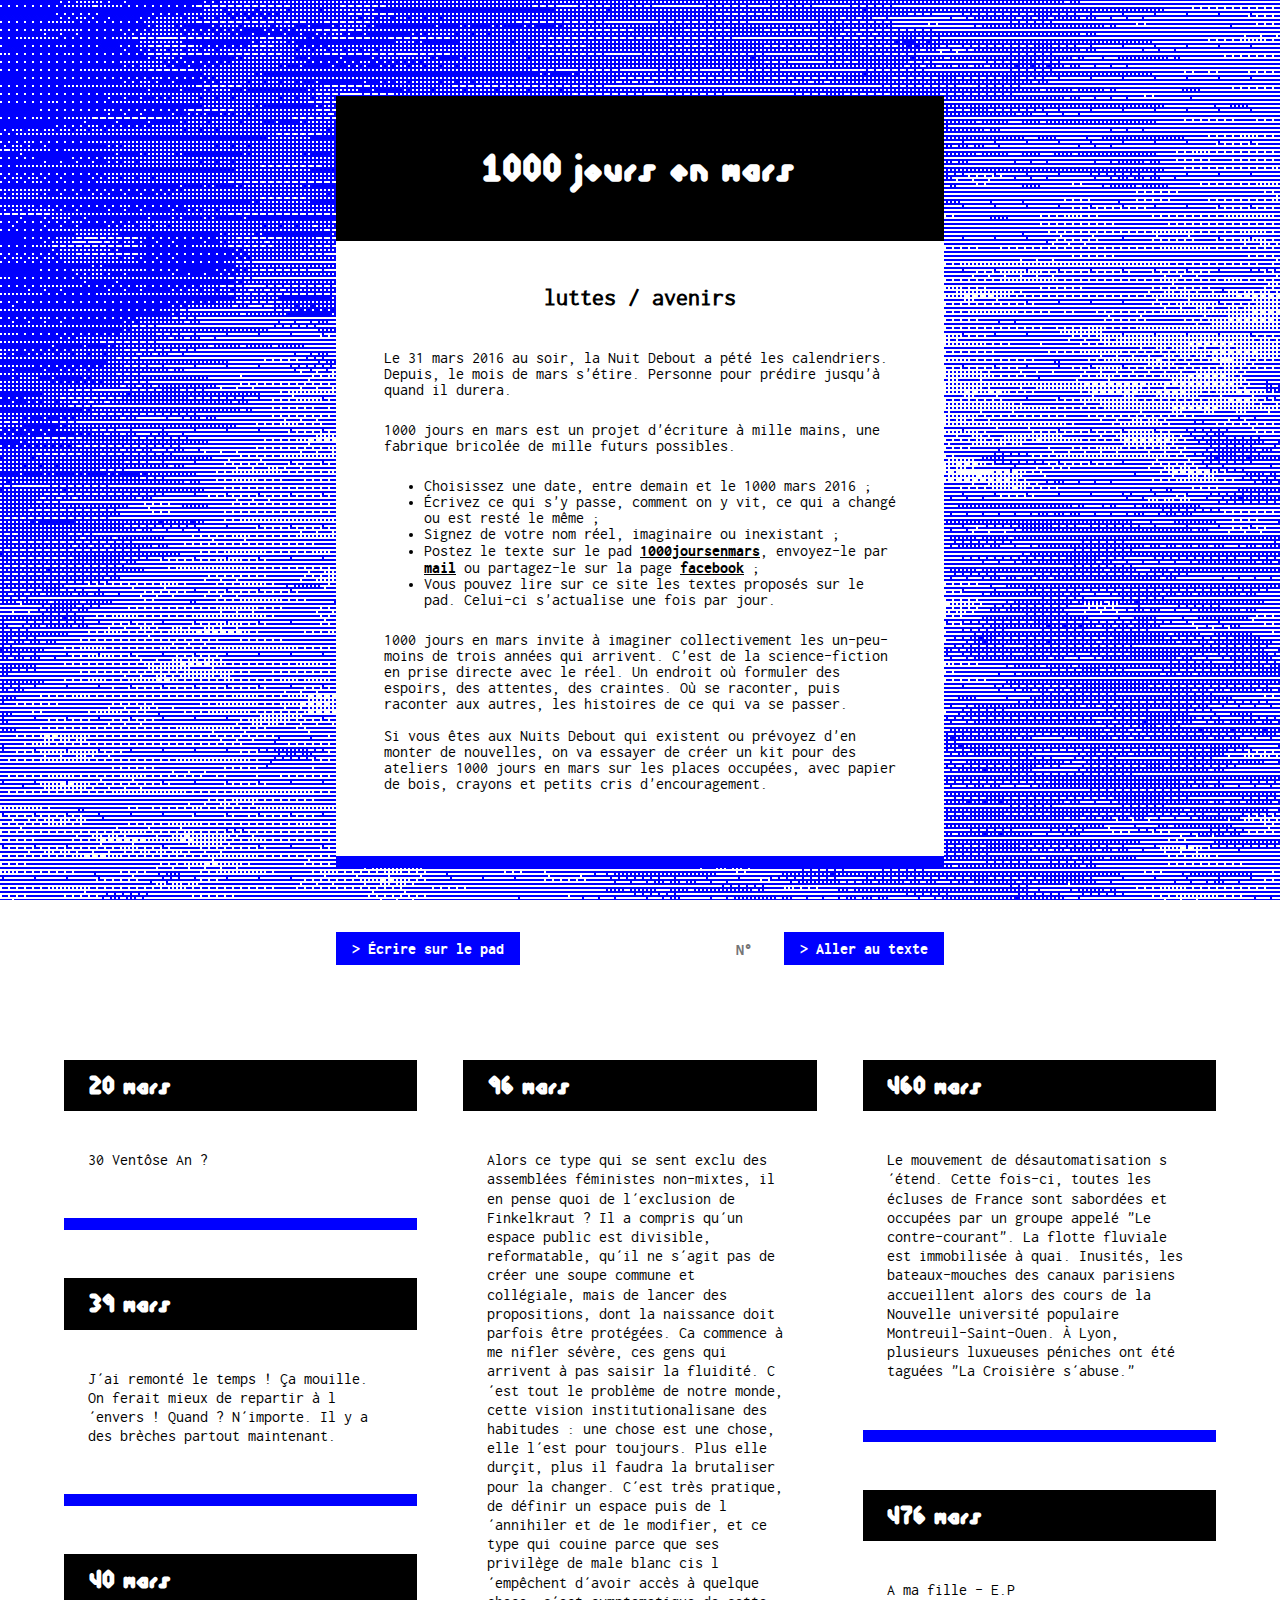
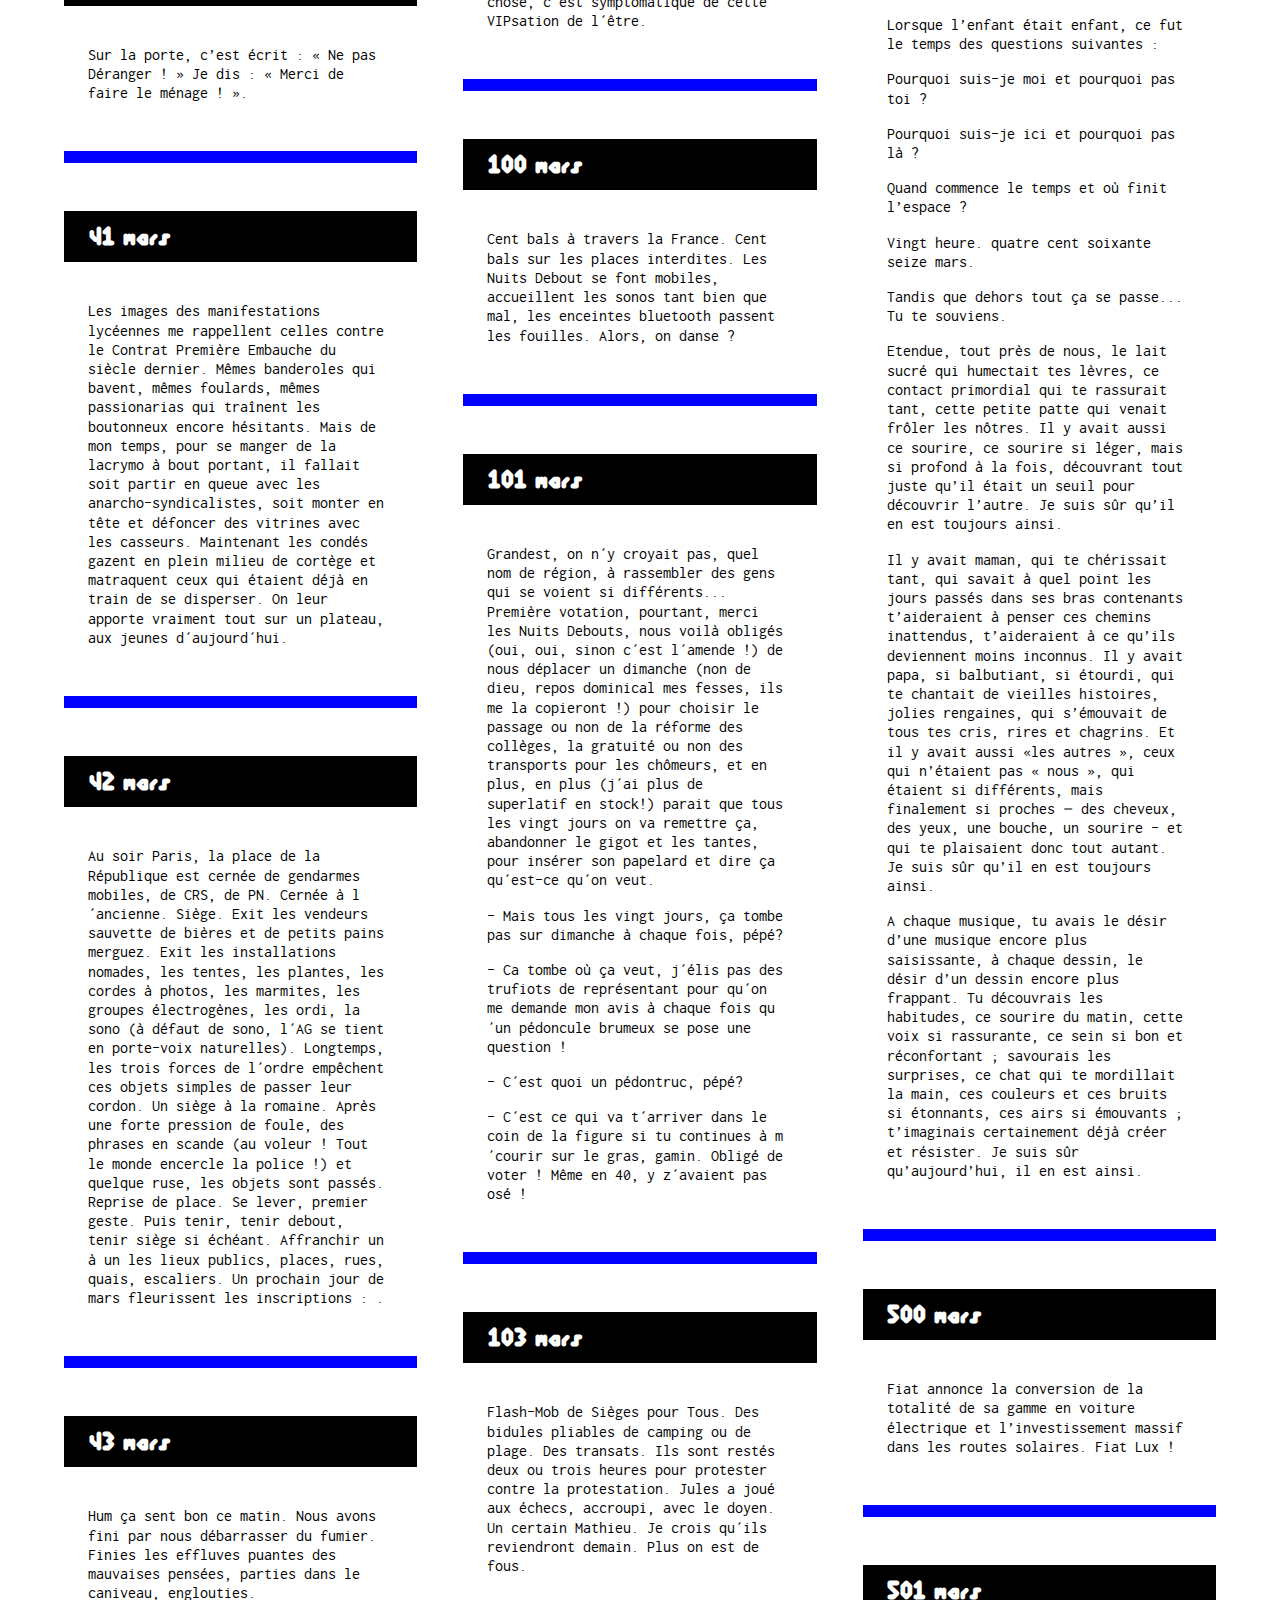
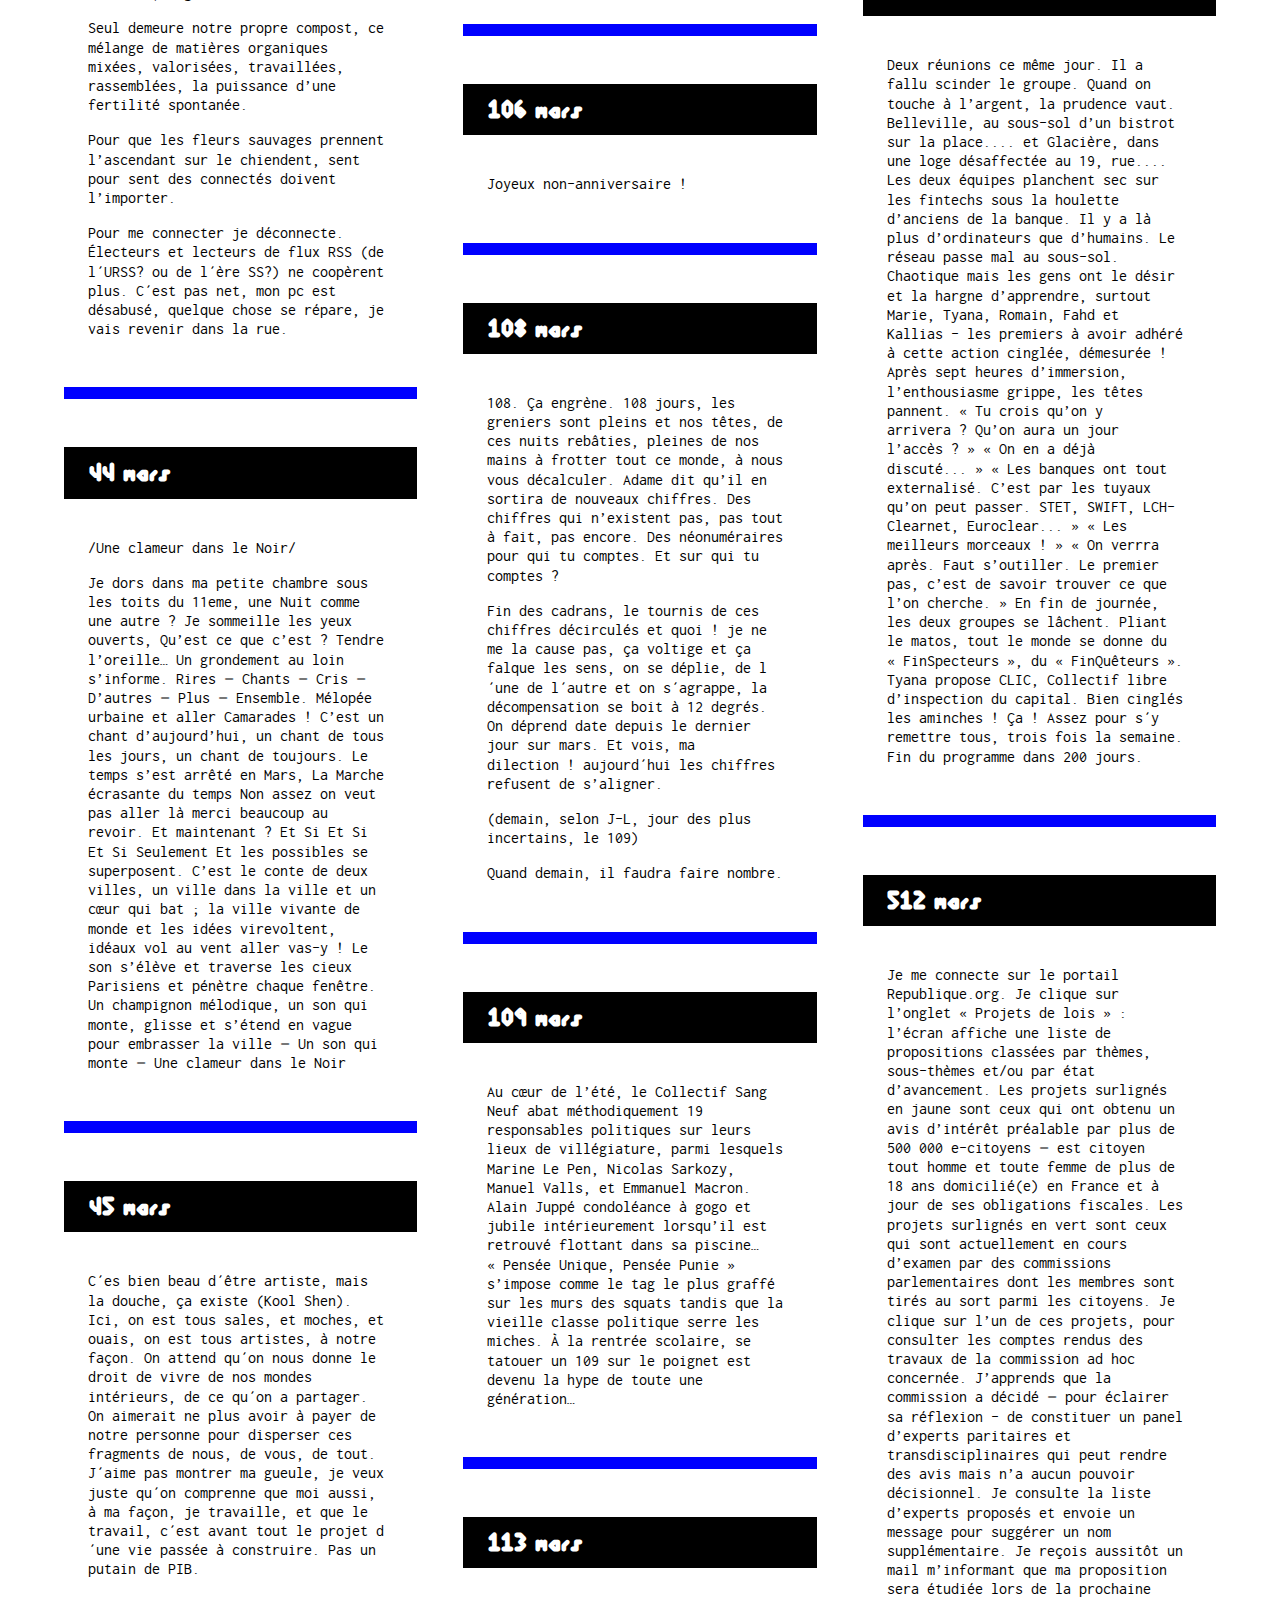
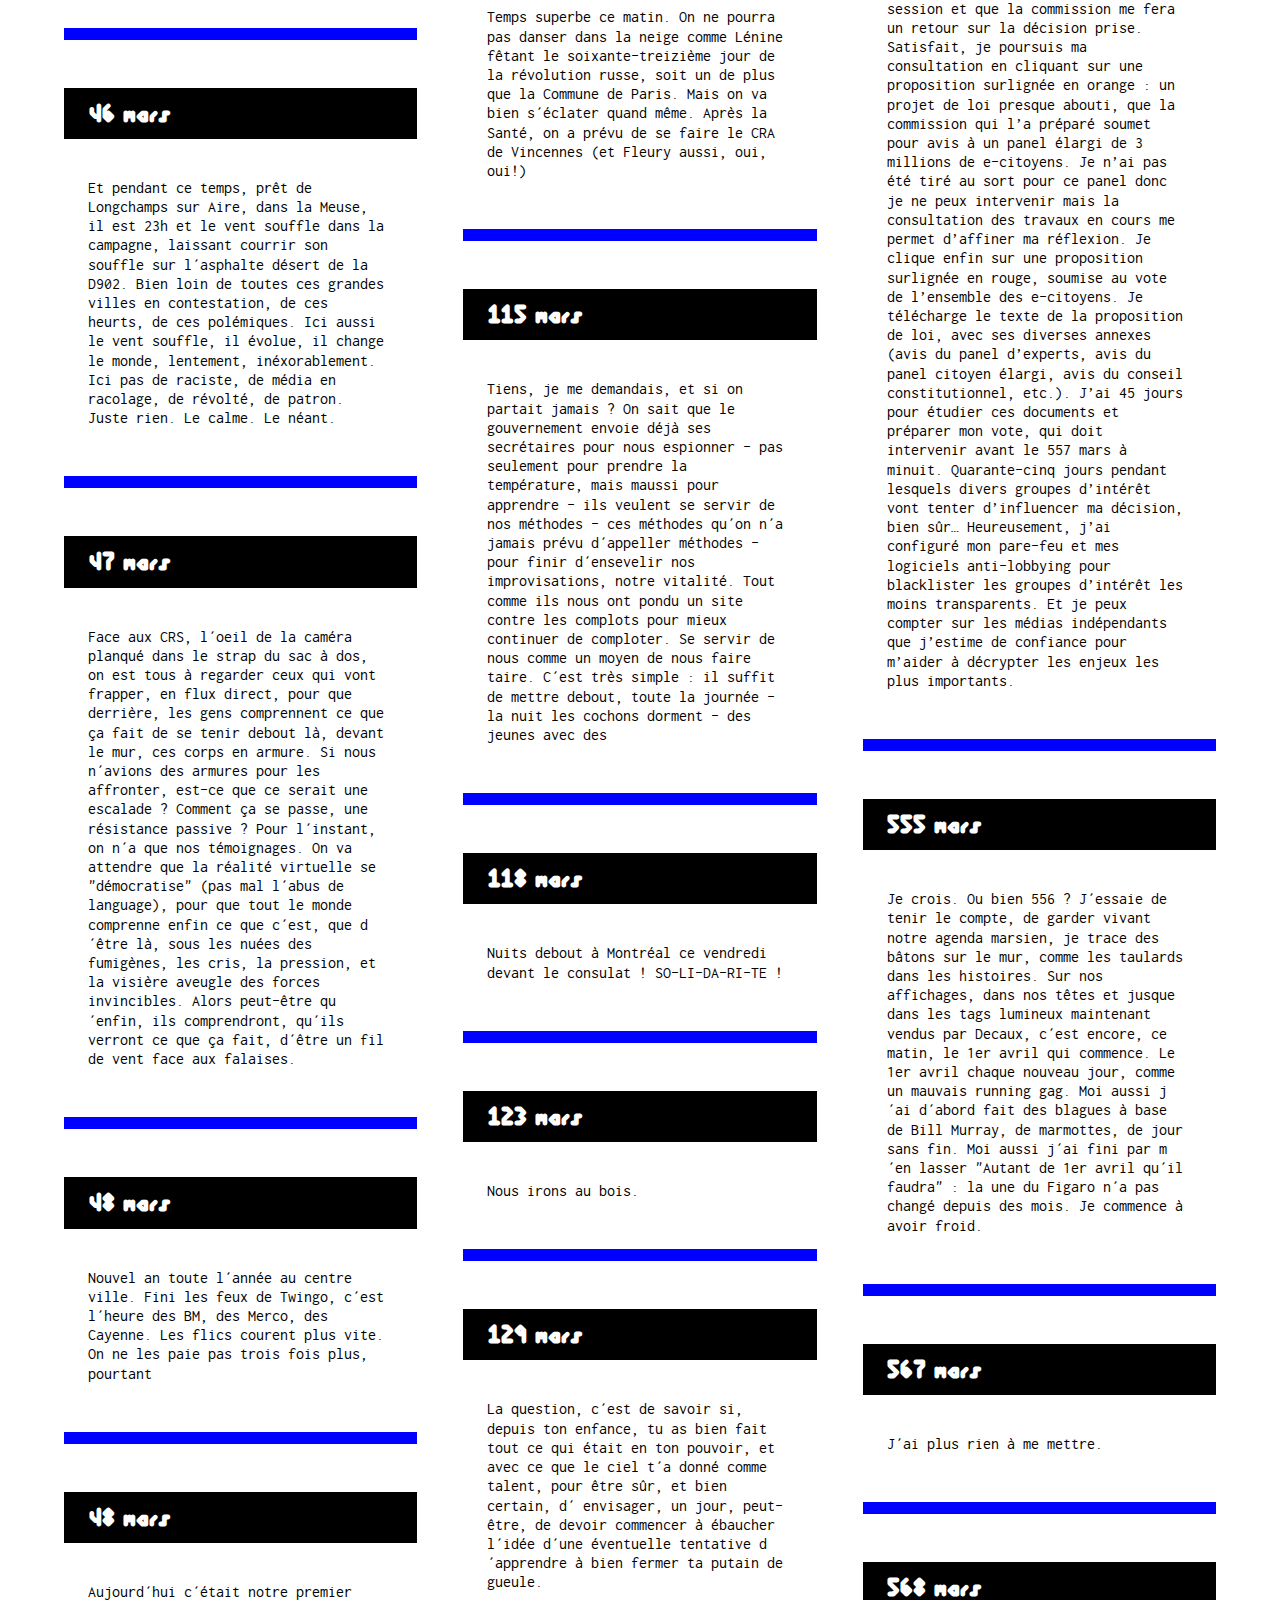
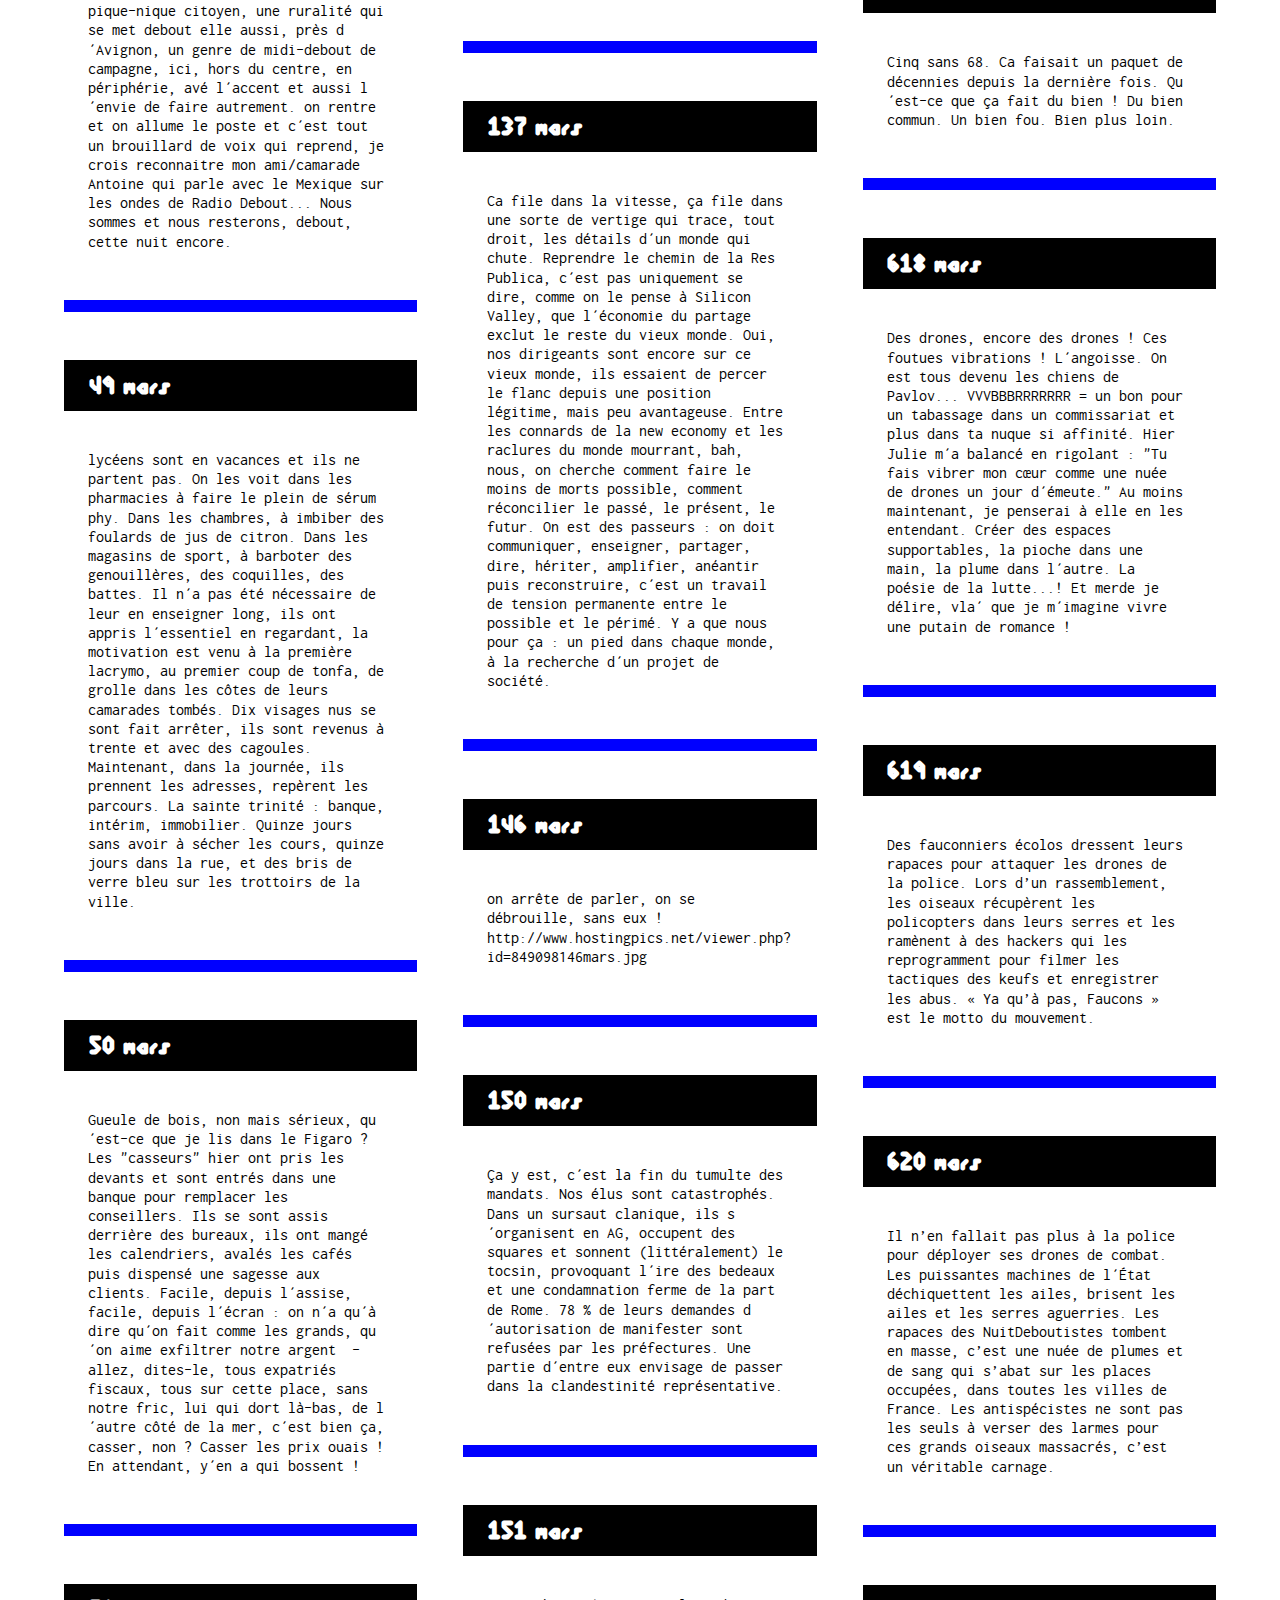
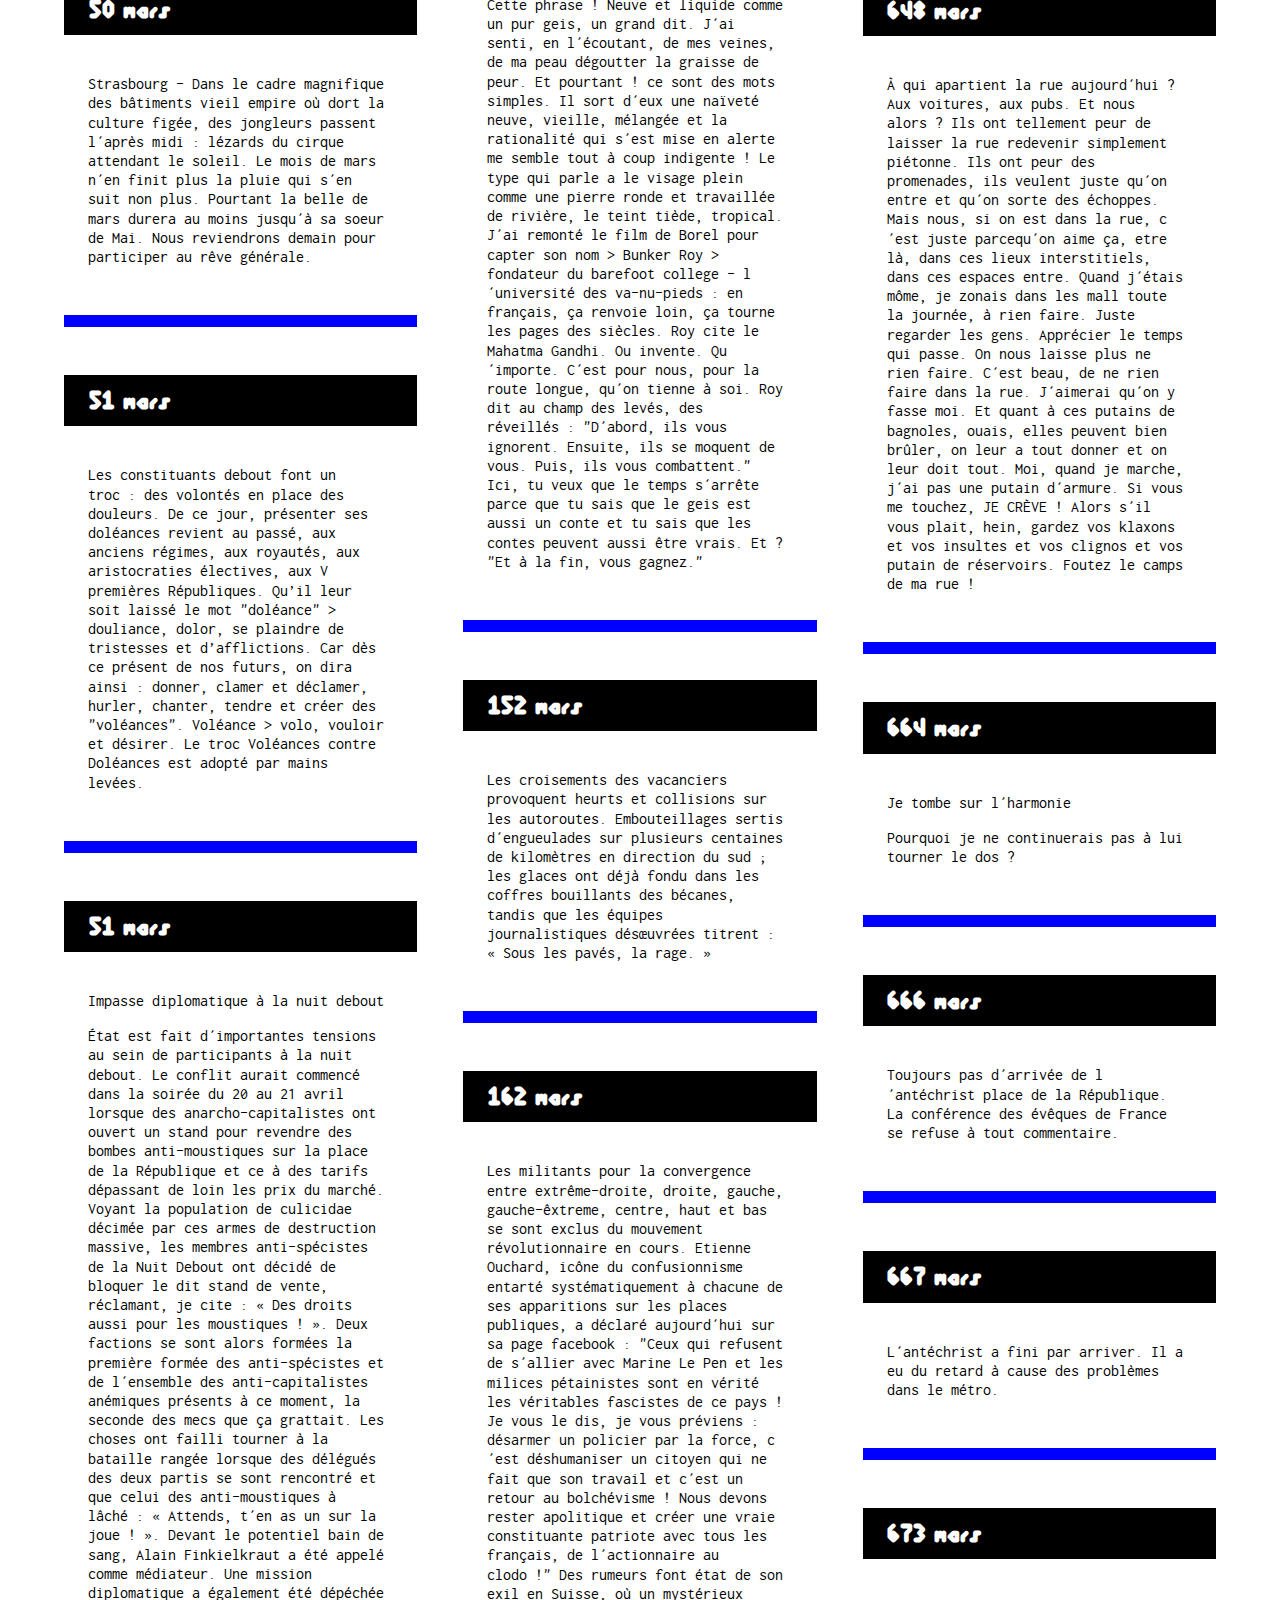
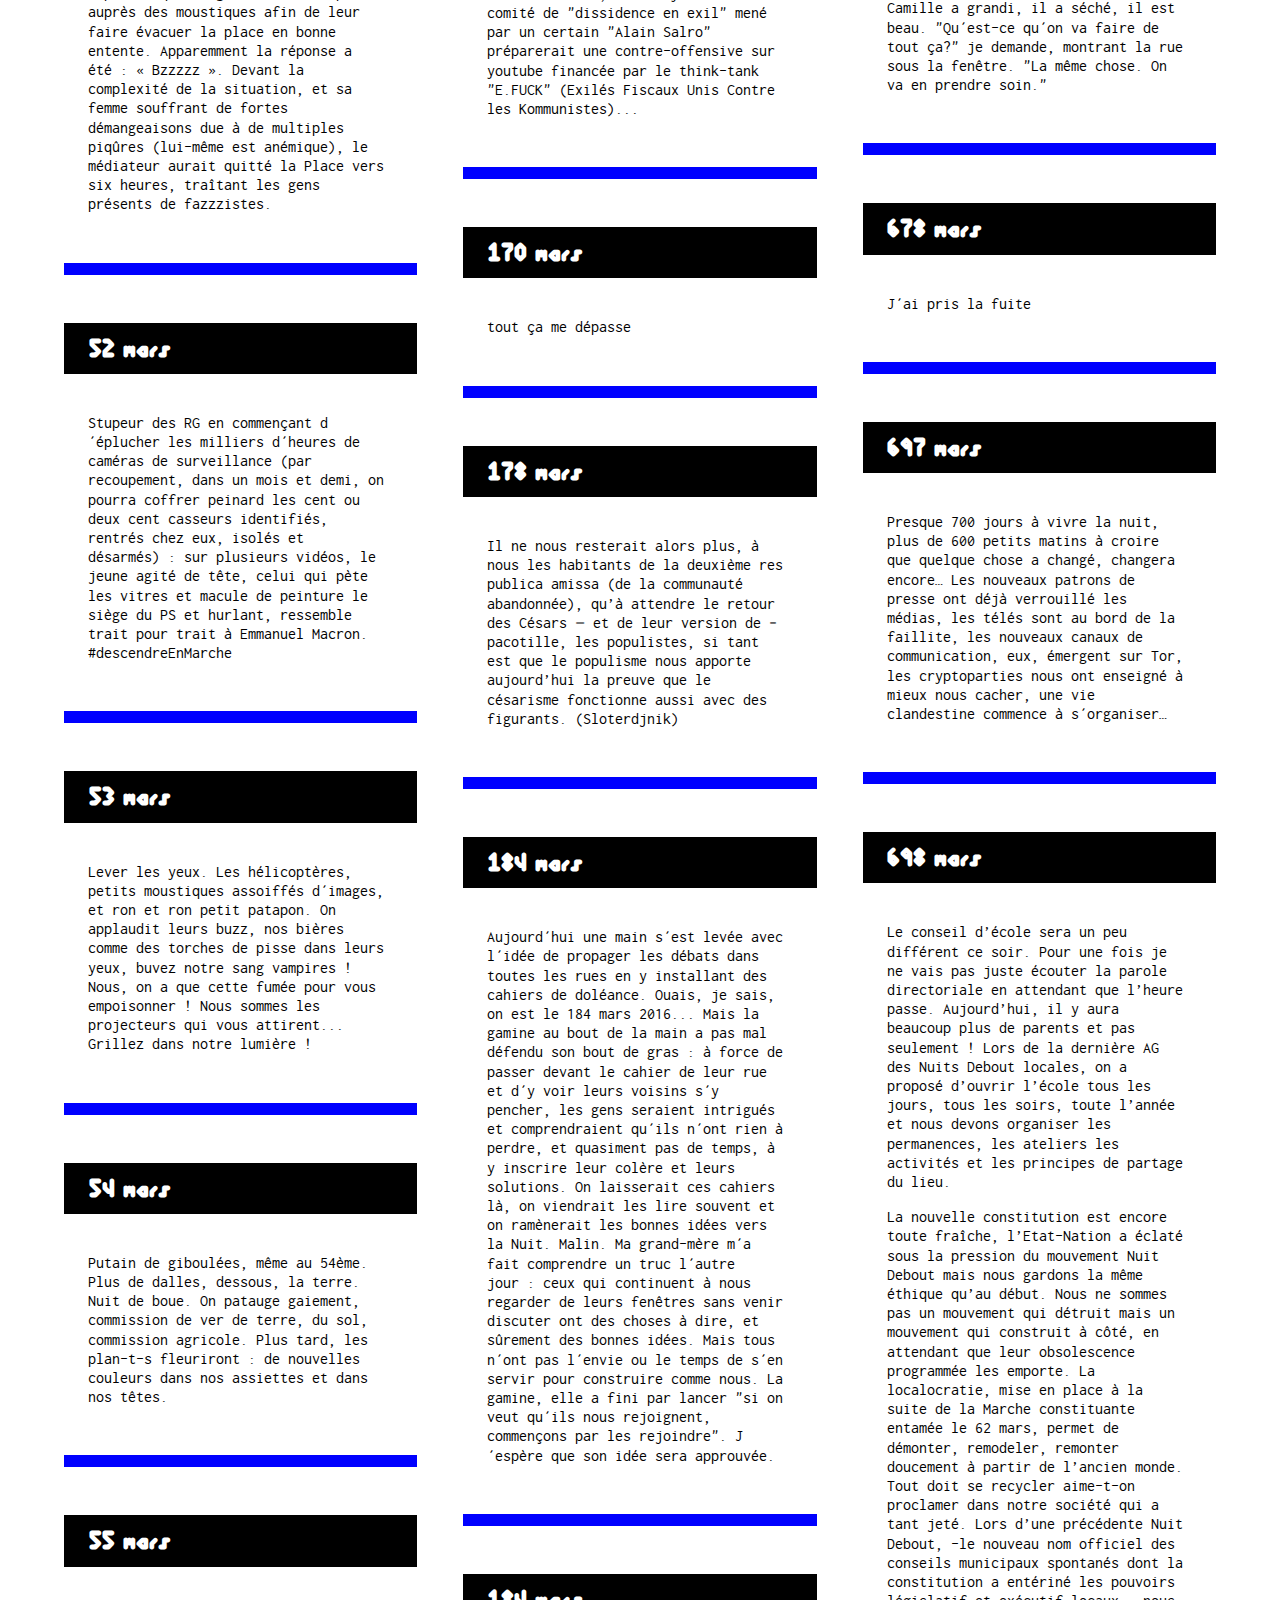
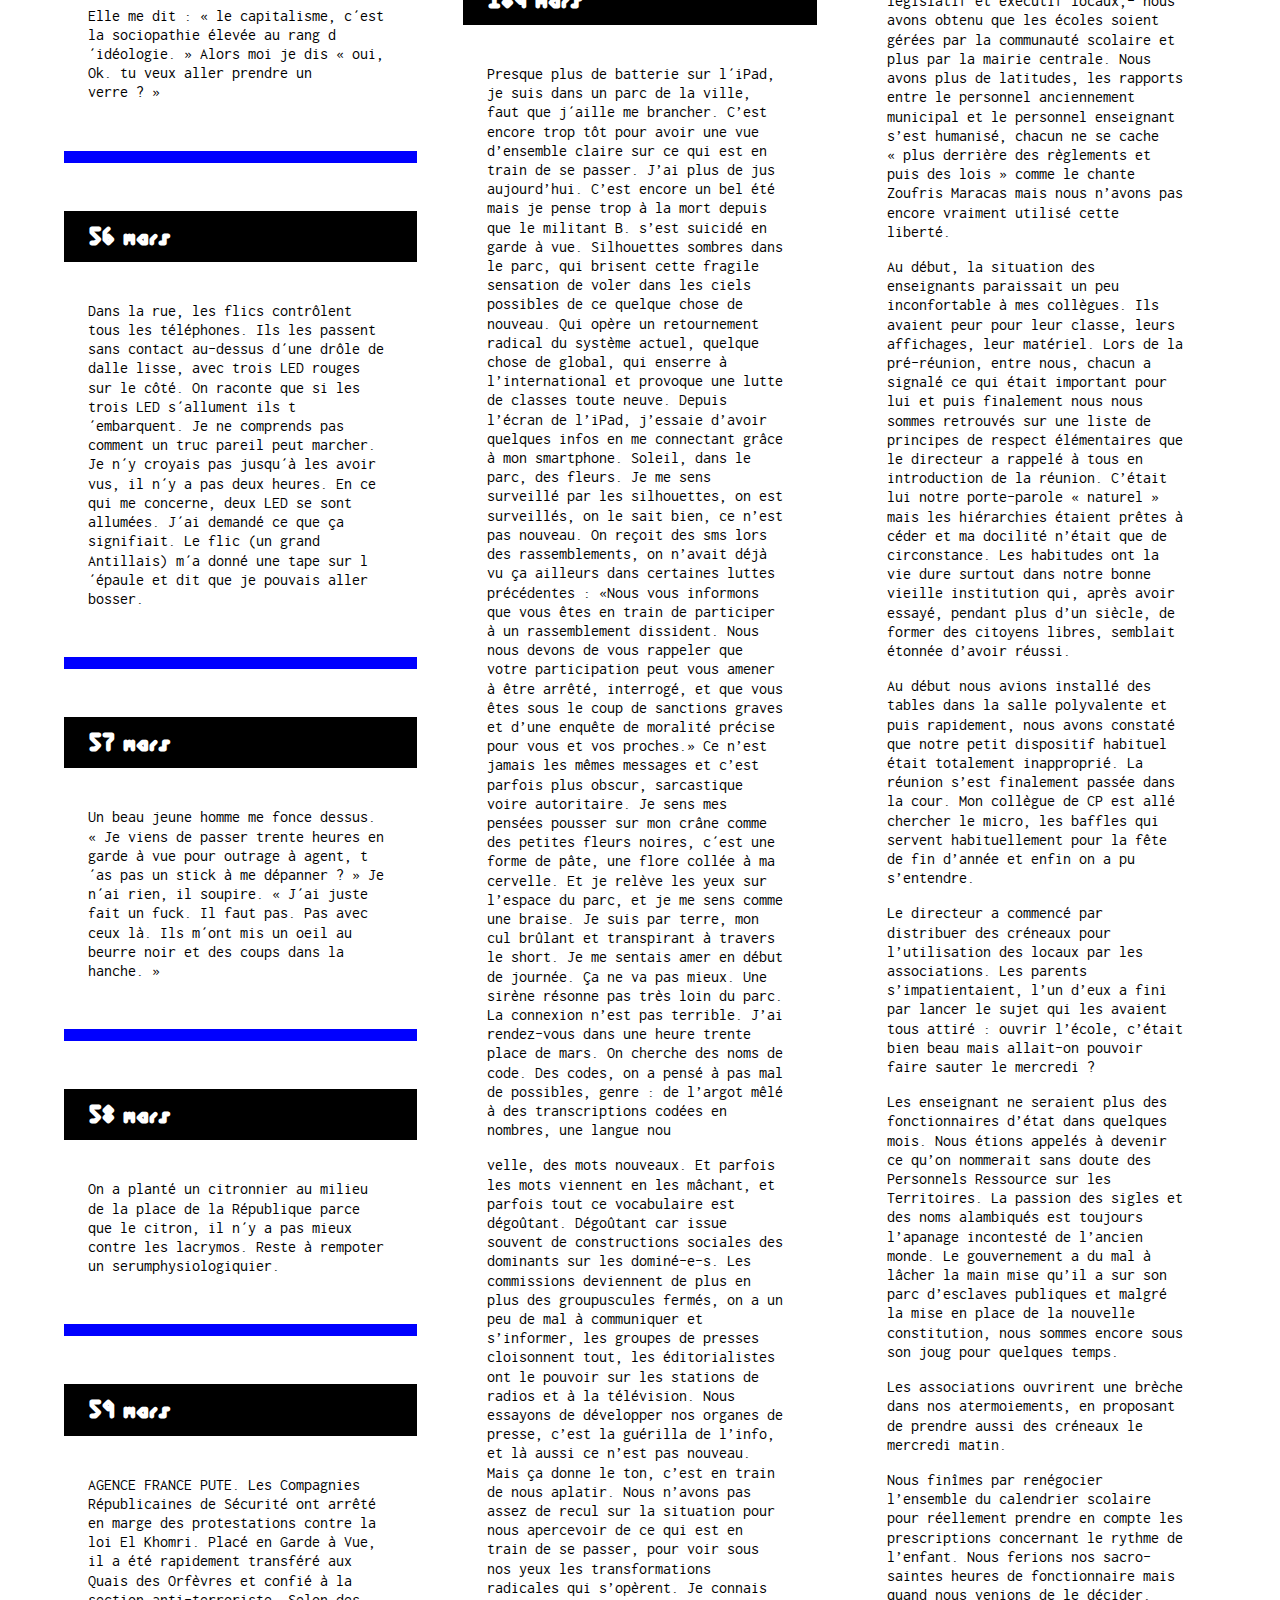
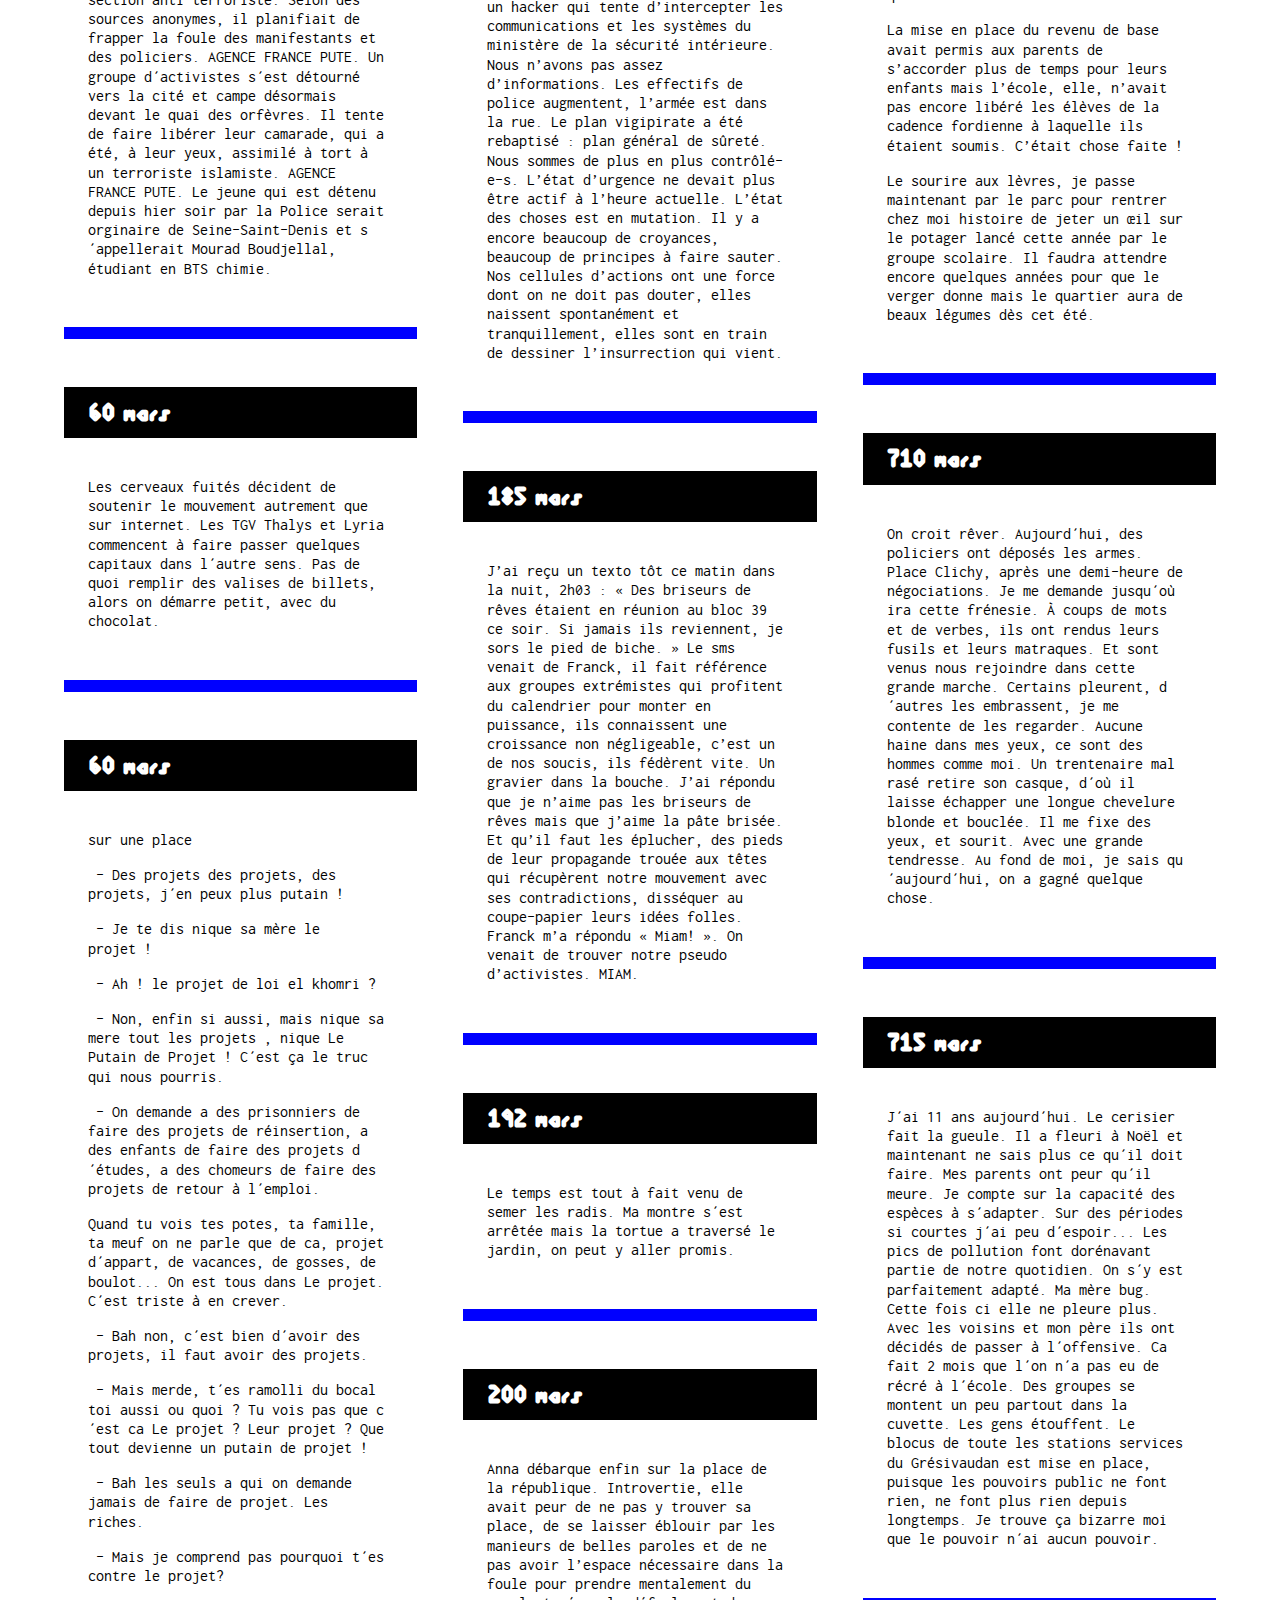
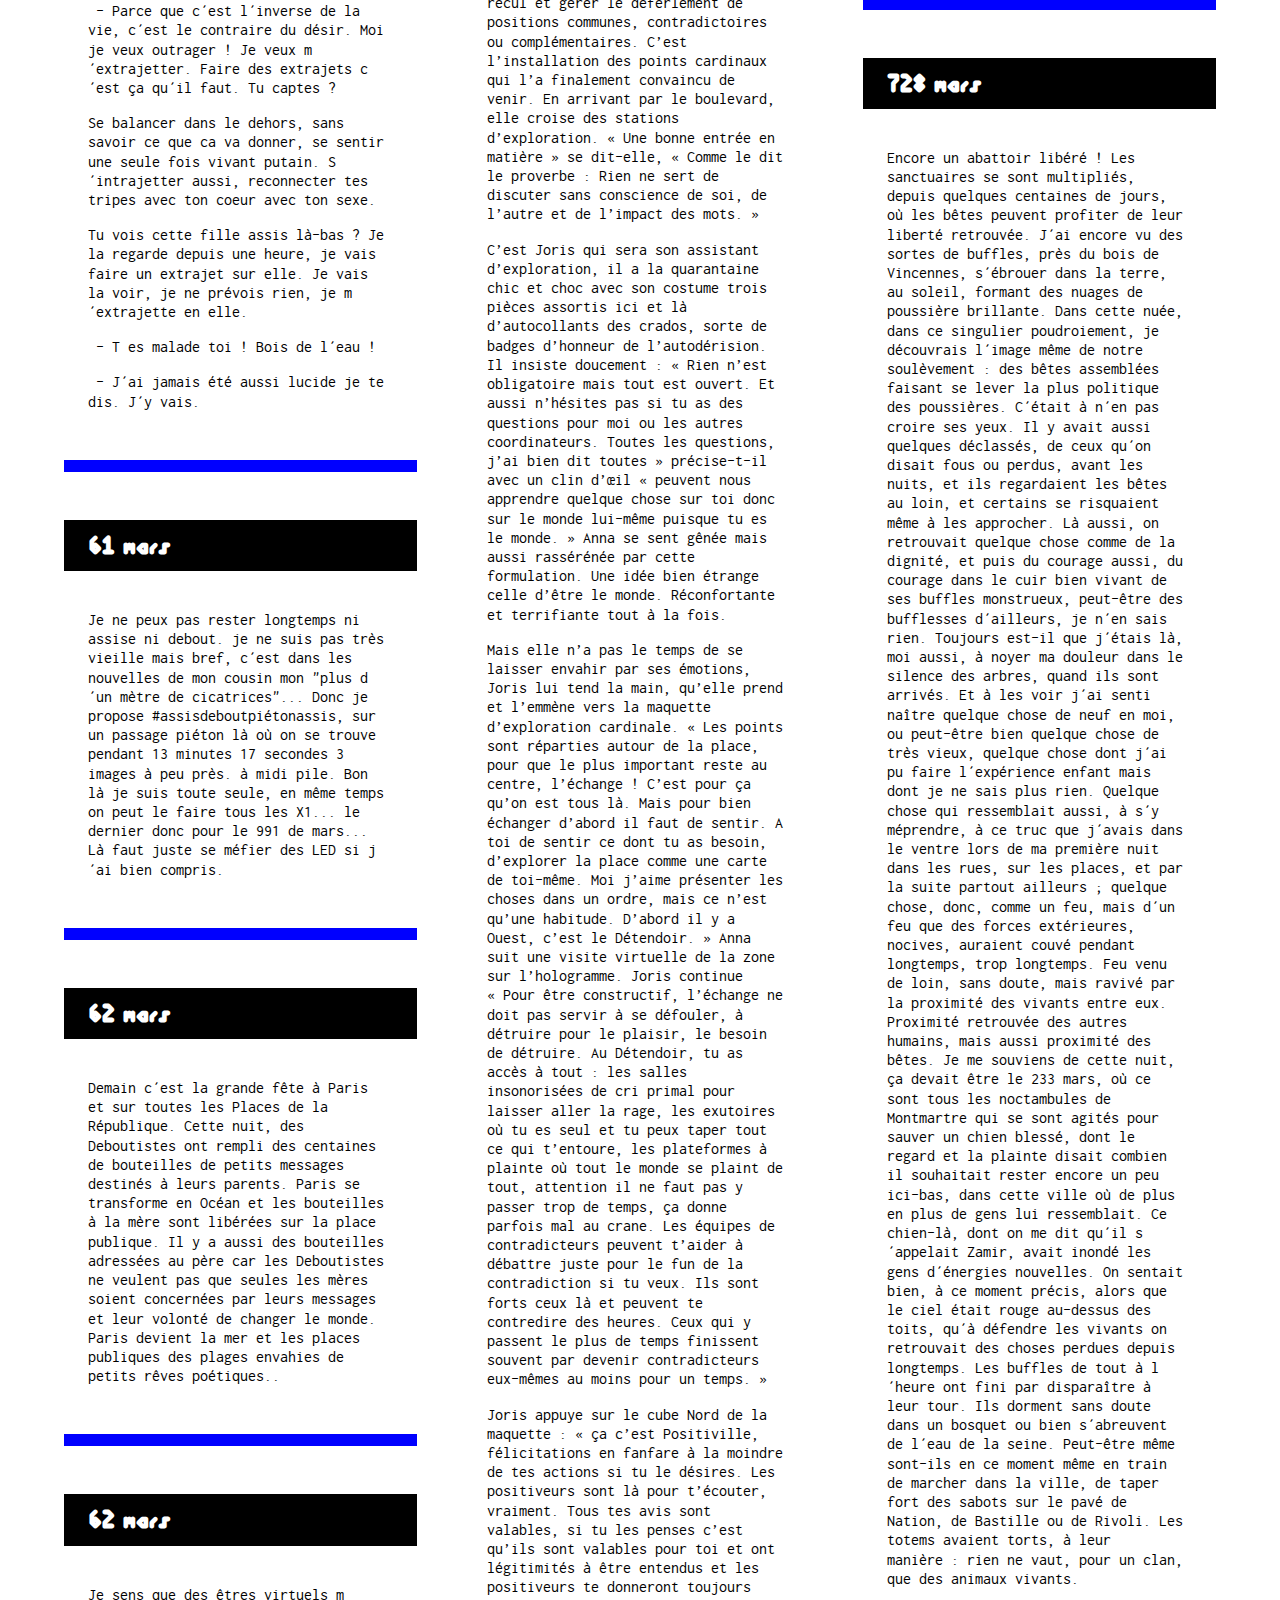
<file: test.html>
<!DOCTYPE html>
<html>
<head>
<meta charset="utf-8" />
<title>1000 jours en mars</title>
<meta name="description" content="1000 jours en mars est un projetd'écriture à mille mains, une fabrique bricolée de mille futurs possibles." />
<meta name="keywords" content="1000joursenmars, écriture, collaborative, nuitdebout, nuit, debout, futur, lutte, désincarcerer, zanzibar" />
<link id="pagestyle" rel="stylesheet" href="stylesheetWIP.css" />
</head>

<body>

<header class="box">
    <h1 id="title">1000 jours en mars</h1>
</header>

<section class="box">
    <div id="pad">
        <h2 id="subtitle">luttes / avenirs</h2>
        <p>Le 31 mars 2016 au soir, la Nuit Debout a pété les calendriers. Depuis, le mois de mars s'étire. Personne pour prédire jusqu'à quand il durera.</p>
        <p class="top">1000 jours en mars est un projet d'écriture à mille mains, une fabrique bricolée de mille futurs possibles.</p>

        <ul class="top"> 
            <li>Choisissez une date, entre demain et le 1000 mars 2016 ;</li>
            <li>Écrivez ce qui s'y passe, comment on y vit, ce qui a changé ou est resté le même ;</li>
            <li>Signez de votre nom réel, imaginaire ou inexistant ;</li>
            <li>Postez le texte sur le pad <a href="https://strasbourg.nuitdebout.fr/pad/p/1000joursenmars" target="_blank">1000joursenmars</a>, envoyez-le par <a href="mailto:1000joursenmars@zanzibar.zone">mail</a> ou partagez-le sur la page <a href="https://www.facebook.com/groups/577395245769634/" target="_blank">facebook</a> ;</li>
            <li>Vous pouvez lire sur ce site les textes proposés sur le pad. Celui-ci s'actualise une fois par jour.</li>
        </ul>

        <p class="top">1000 jours en mars invite à imaginer collectivement les un-peu-moins de trois années qui arrivent. C'est de la science-fiction en prise directe avec le réel. Un endroit où formuler des espoirs, des attentes, des craintes. Où se raconter, puis raconter aux autres, les histoires de ce qui va se passer.</p>
        <p>Si vous êtes aux Nuits Debout qui existent ou prévoyez d'en monter de nouvelles, on va essayer de créer un kit pour des ateliers 1000 jours en mars sur les places occupées, avec papier de bois, crayons et petits cris d'encouragement.</p>
    </div>

    <div id="menu">
        <a id="padlink" href="https://strasbourg.nuitdebout.fr/pad/p/1000joursenmars" target="_blank">> Écrire sur le pad</a>
        <form>
            <input id="anchorInput" type="text" placeholder="N°"/>
            <input type="submit" value="> Aller au texte"
           onclick="goToAnchor(document.getElementById('anchorInput').value)" />
        </form>
    </div>
</section>

<div id="main" class="cols">
    <div class="day" id="20">
        <h5><span class="show">20 mars</span> <span class="hide">20 mars 2016</span></h5>
        <div class="texte">
            <p>30 Ventôse An&nbsp;?</p>
        </div>
    </div>
    <div class="day" id="39">
        <h5><span class="show">39 mars</span> <span class="hide">08 avril 2016</span></h5>
        <div class="texte">
            <p>J´ai remonté le temps&nbsp;! Ça mouille. On ferait mieux de repartir à l´envers&nbsp;! Quand&nbsp;? N´importe. Il y a des brèches partout maintenant.</p>
        </div>
    </div>
    <div class="day" id="40">
        <h5><span class="show">40 mars</span> <span class="hide">09 avril 2016</span></h5>
        <div class="texte">
            <p>Sur la porte, c’est écrit&nbsp;: «&nbsp;Ne pas Déranger&nbsp;!&nbsp;» Je dis&nbsp;: «&nbsp;Merci de faire le ménage&nbsp;!&nbsp;».</p>
        </div>
    </div>
    <div class="day" id="41">
        <h5><span class="show">41 mars</span> <span class="hide">10 avril 2016</span></h5>
        <div class="texte">
            <p>Les images des manifestations lycéennes me rappellent celles contre le Contrat Première Embauche du siècle dernier. Mêmes banderoles qui bavent, mêmes foulards, mêmes passionarias qui traînent les boutonneux encore hésitants. Mais de mon temps, pour se manger de la lacrymo à bout portant, il fallait soit partir en queue avec les anarcho-syndicalistes, soit monter en tête et défoncer des vitrines avec les casseurs. Maintenant les condés gazent en plein milieu de cortège et matraquent ceux qui étaient déjà en train de se disperser. On leur apporte vraiment tout sur un plateau, aux jeunes d´aujourd´hui.</p>
        </div>
    </div>
    <div class="day" id="42">
        <h5><span class="show">42 mars</span> <span class="hide">11 avril 2016</span></h5>
        <div class="texte">
            <p>Au soir Paris, la place de la République est cernée de gendarmes mobiles, de CRS, de PN. Cernée à l´ancienne. Siège. Exit les vendeurs sauvette de bières et de petits pains merguez. Exit les installations nomades, les tentes, les plantes, les cordes à photos, les marmites, les groupes électrogènes, les ordi, la sono (à défaut de sono, l´AG se tient en porte-voix naturelles). Longtemps, les trois forces de l´ordre empêchent ces objets simples de passer leur cordon. Un siège à la romaine. Après une forte pression de foule, des phrases en scande (au voleur&nbsp;! Tout le monde encercle la police&nbsp;!) et quelque ruse, les objets sont passés. Reprise de place. Se lever, premier geste. Puis tenir, tenir debout, tenir siège si échéant. Affranchir un à un les lieux publics, places, rues, quais, escaliers. Un prochain jour de mars fleurissent les inscriptions&nbsp;: <zone vie> <rue libre> <place franche>.</p>
        </div>
    </div>
    <div class="day" id="43">
        <h5><span class="show">43 mars</span> <span class="hide">12 avril 2016</span></h5>
        <div class="texte">
            <p>Hum ça sent bon ce matin. Nous avons fini par nous débarrasser du fumier. Finies les effluves puantes des mauvaises pensées, parties dans le caniveau, englouties.</p>
            <p class="plusdeP">Seul demeure notre propre compost, ce mélange de matières organiques mixées, valorisées, travaillées, rassemblées, la puissance d’une fertilité spontanée.</p>
            <p class="plusdeP">Pour que les fleurs sauvages prennent l’ascendant sur le chiendent, sent pour sent des connectés doivent l’importer.</p>
            <p class="plusdeP">Pour me connecter je déconnecte. Électeurs et lecteurs de flux RSS (de l´URSS? ou de l´ère SS?) ne coopèrent plus. C´est pas net, mon pc est désabusé, quelque chose se répare, je vais revenir dans la rue.</p>
        </div>
    </div>
    <div class="day" id="44">
        <h5><span class="show">44 mars</span> <span class="hide">13 avril 2016</span></h5>
        <div class="texte">
            <p>/Une clameur dans le Noir/</p>
            <p class="plusdeP">Je dors dans ma petite chambre sous les toits du 11eme, une Nuit comme une autre&nbsp;? Je sommeille les yeux ouverts, Qu’est ce que c’est&nbsp;? Tendre l’oreille… Un grondement au loin s’informe. Rires – Chants – Cris – D’autres – Plus – Ensemble. Mélopée urbaine et aller Camarades&nbsp;! C’est un chant d’aujourd’hui, un chant de tous les jours, un chant de toujours. Le temps s’est arrêté en Mars, La Marche écrasante du temps Non assez on veut pas aller là merci beaucoup au revoir. Et maintenant&nbsp;? Et Si Et Si Et Si Seulement Et les possibles se superposent. C’est le conte de deux villes, un ville dans la ville et un cœur qui bat&nbsp;; la ville vivante de monde et les idées virevoltent, idéaux vol au vent aller vas-y&nbsp;! Le son s’élève et traverse les cieux Parisiens et pénètre chaque fenêtre. Un champignon mélodique, un son qui monte, glisse et s’étend en vague pour embrasser la ville – Un son qui monte – Une clameur dans le Noir</p>
        </div>
    </div>
    <div class="day" id="45">
        <h5><span class="show">45 mars</span> <span class="hide">14 avril 2016</span></h5>
        <div class="texte">
            <p> C´es bien beau d´être artiste, mais la douche, ça existe (Kool Shen). Ici, on est tous sales, et moches, et ouais, on est tous artistes, à notre façon. On attend qu´on nous donne le droit de vivre de nos mondes intérieurs, de ce qu´on a partager. On aimerait ne plus avoir à payer de notre personne pour disperser ces fragments de nous, de vous, de tout. J´aime pas montrer ma gueule, je veux juste qu´on comprenne que moi aussi, à ma façon, je travaille, et que le travail, c´est avant tout le projet d´une vie passée à construire. Pas un putain de PIB.</p>
        </div>
    </div>
    <div class="day" id="46">
        <h5><span class="show">46 mars</span> <span class="hide">15 avril 2016</span></h5>
        <div class="texte">
            <p>Et pendant ce temps, prêt de Longchamps sur Aire, dans la Meuse, il est 23h et le vent souffle dans la campagne, laissant courrir son souffle sur l´asphalte désert de la D902. Bien loin de toutes ces grandes villes en contestation, de ces heurts, de ces polémiques. Ici aussi le vent souffle, il évolue, il change le monde, lentement, inéxorablement. Ici pas de raciste, de média en racolage, de révolté, de patron. Juste rien. Le calme. Le néant. </p>
        </div>
    </div>
    <div class="day" id="47">
        <h5><span class="show">47 mars</span> <span class="hide">16 avril 2016</span></h5>
        <div class="texte">
            <p> Face aux CRS, l´oeil de la caméra planqué dans le strap du sac à dos, on est tous à regarder ceux qui vont frapper, en flux direct, pour que derrière, les gens comprennent ce que ça fait de se tenir debout là, devant le mur, ces corps en armure. Si nous n´avions des armures pour les affronter, est-ce que ce serait une escalade&nbsp;? Comment ça se passe, une résistance passive&nbsp;? Pour l´instant, on n´a que nos témoignages. On va attendre que la réalité virtuelle se "démocratise" (pas mal l´abus de language), pour que tout le monde comprenne enfin ce que c´est, que d´être là, sous les nuées des fumigènes, les cris, la pression, et la visière aveugle des forces invincibles. Alors peut-être qu´enfin, ils comprendront, qu´ils verront ce que ça fait, d´être un fil de vent face aux falaises.</p>
        </div>
    </div>
    <div class="day" id="48">
        <h5><span class="show">48 mars</span> <span class="hide">17 avril 2016</span></h5>
        <div class="texte">
            <p>Nouvel an toute l´année au centre ville. Fini les feux de Twingo, c´est l´heure des BM, des Merco, des Cayenne. Les flics courent plus vite. On ne les paie pas trois fois plus, pourtant</p>
        </div>
    </div>
    <div class="day" id="48">
        <h5><span class="show">48 mars</span> <span class="hide">17 avril 2016</span></h5>
        <div class="texte">
            <p>Aujourd´hui c´était notre premier pique-nique citoyen, une ruralité qui se met debout elle aussi, près d´Avignon, un genre de midi-debout de campagne, ici, hors du centre, en périphérie, avé l´accent et aussi l´envie de faire autrement. on rentre et on allume le poste et c´est tout un brouillard de voix qui reprend, je crois reconnaitre mon ami/camarade Antoine qui parle avec le Mexique sur les ondes de Radio Debout... Nous sommes et nous resterons, debout, cette nuit encore.</p>
        </div>
    </div>
    <div class="day" id="49">
        <h5><span class="show">49 mars</span> <span class="hide">18 avril 2016</span></h5>
        <div class="texte">
            <p>lycéens sont en vacances et ils ne partent pas. On les voit dans les pharmacies à faire le plein de sérum phy. Dans les chambres, à imbiber des foulards de jus de citron. Dans les magasins de sport, à barboter des genouillères, des coquilles, des battes. Il n´a pas été nécessaire de leur en enseigner long, ils ont appris l´essentiel en regardant, la motivation est venu à la première lacrymo, au premier coup de tonfa, de grolle dans les côtes de leurs camarades tombés. Dix visages nus se sont fait arrêter, ils sont revenus à trente et avec des cagoules. Maintenant, dans la journée, ils prennent les adresses, repèrent les parcours. La sainte trinité&nbsp;: banque, intérim, immobilier. Quinze jours sans avoir à sécher les cours, quinze jours dans la rue, et des bris de verre bleu sur les trottoirs de la ville. </p>
        </div>
    </div>
    <div class="day" id="50">
        <h5><span class="show">50 mars</span> <span class="hide">19 avril 2016</span></h5>
        <div class="texte">
            <p>Gueule de bois, non mais sérieux, qu´est-ce que je lis dans le Figaro&nbsp;? Les "casseurs" hier ont pris les devants et sont entrés dans une banque pour remplacer les conseillers. Ils se sont assis derrière des bureaux, ils ont mangé les calendriers, avalés les cafés puis dispensé une sagesse aux clients. Facile, depuis l´assise, facile, depuis l´écran&nbsp;: on n´a qu´à dire qu´on fait comme les grands, qu´on aime exfiltrer notre argent &nbsp;- allez, dites-le, tous expatriés fiscaux, tous sur cette place, sans notre fric, lui qui dort là-bas, de l´autre côté de la mer, c´est bien ça, casser, non&nbsp;? Casser les prix ouais&nbsp;! En attendant, y´en a qui bossent&nbsp;!</p>
        </div>
    </div>
    <div class="day" id="50">
        <h5><span class="show">50 mars</span> <span class="hide">19 avril 2016</span></h5>
        <div class="texte">
            <p>Strasbourg&nbsp;- Dans le cadre magnifique des bâtiments vieil empire où dort la culture figée, des jongleurs passent l´après midi&nbsp;: lézards du cirque attendant le soleil. Le mois de mars n´en finit plus la pluie qui s´en suit non plus. Pourtant la belle de mars durera au moins jusqu´à sa soeur de Mai. Nous reviendrons demain pour participer au rêve générale.</p>
        </div>
    </div>
    <div class="day" id="51">
        <h5><span class="show">51 mars</span> <span class="hide">20 avril 2016</span></h5>
        <div class="texte">
            <p>Les constituants debout font un troc&nbsp;: des volontés en place des douleurs. De ce jour, présenter ses doléances revient au passé, aux anciens régimes, aux royautés, aux aristocraties électives, aux V premières Républiques. Qu’il leur soit laissé le mot "doléance" > douliance, dolor, se plaindre de tristesses et d’afflictions. Car dès ce présent de nos futurs, on dira ainsi&nbsp;: donner, clamer et déclamer, hurler, chanter, tendre et créer des "voléances". Voléance > volo, vouloir et désirer. Le troc Voléances contre Doléances est adopté par mains levées.</p>
        </div>
    </div>
    <div class="day" id="51">
        <h5><span class="show">51 mars</span> <span class="hide">20 avril 2016</span></h5>
        <div class="texte">
            <p>Impasse diplomatique à la nuit debout </p>
            <p class="plusdeP">État est fait d´importantes tensions au sein de participants à la nuit debout. Le conflit aurait commencé dans la soirée du 20 au 21 avril  lorsque des anarcho-capitalistes ont ouvert un stand pour revendre des bombes anti-moustiques sur la place de la République et ce à des tarifs dépassant de loin les prix du marché. Voyant la population de culicidae décimée par ces armes de destruction massive, les membres anti-spécistes de la Nuit Debout ont décidé de bloquer le dit stand de vente, réclamant, je cite&nbsp;: «&nbsp;Des droits aussi pour les moustiques&nbsp;!&nbsp;». Deux factions se sont alors formées la première formée des anti-spécistes et de l´ensemble des anti-capitalistes anémiques présents à ce moment, la seconde des mecs que ça grattait. Les choses ont failli tourner à la bataille rangée lorsque des délégués des deux partis se sont rencontré et que celui des anti-moustiques à lâché&nbsp;: «&nbsp;Attends, t´en as un sur la joue&nbsp;!&nbsp;». Devant le potentiel bain de sang, Alain Finkielkraut a été appelé comme médiateur. Une mission diplomatique a également été dépéchée auprès des moustiques afin de leur faire évacuer la place en bonne entente. Apparemment la réponse a été&nbsp;: «&nbsp;Bzzzzz&nbsp;». Devant la complexité de la situation, et sa femme souffrant de fortes démangeaisons due à de multiples piqûres (lui-même est anémique), le médiateur aurait quitté la Place vers six heures, traîtant les gens présents de fazzzistes.</p>
        </div>
    </div>
    <div class="day" id="52">
        <h5><span class="show">52 mars</span> <span class="hide">21 avril 2016</span></h5>
        <div class="texte">
            <p>Stupeur des RG en commençant d´éplucher les milliers d´heures de caméras de surveillance (par recoupement, dans un mois et demi, on pourra coffrer peinard les cent ou deux cent casseurs identifiés, rentrés chez eux, isolés et désarmés)&nbsp;: sur plusieurs vidéos, le jeune agité de tête, celui qui pète les vitres et macule de peinture le siège du PS et hurlant, ressemble trait pour trait à Emmanuel Macron. #descendreEnMarche</p>
        </div>
    </div>
    <div class="day" id="53">
        <h5><span class="show">53 mars</span> <span class="hide">22 avril 2016</span></h5>
        <div class="texte">
            <p>Lever les yeux. Les hélicoptères, petits moustiques assoiffés d´images, et ron et ron petit patapon. On applaudit leurs buzz, nos bières comme des torches de pisse dans leurs yeux, buvez notre sang vampires&nbsp;! Nous, on a que cette fumée pour vous empoisonner&nbsp;! Nous sommes les projecteurs qui vous attirent... Grillez dans notre lumière&nbsp;!</p>
        </div>
    </div>
    <div class="day" id="54">
        <h5><span class="show">54 mars</span> <span class="hide">23 avril 2016</span></h5>
        <div class="texte">
            <p>Putain de giboulées, même au 54ème. Plus de dalles, dessous, la terre. Nuit de boue. On patauge gaiement, commission de ver de terre, du sol, commission agricole. Plus tard, les plan-t-s fleuriront&nbsp;: de nouvelles couleurs dans nos assiettes et dans nos têtes. </p>
        </div>
    </div>
    <div class="day" id="55">
        <h5><span class="show">55 mars</span> <span class="hide">24 avril 2016</span></h5>
        <div class="texte">
            <p>Elle me dit&nbsp;: «&nbsp;le capitalisme, c´est la sociopathie élevée au rang d´idéologie.&nbsp;» Alors moi je dis «&nbsp;oui, Ok. tu veux aller prendre un verre&nbsp;?&nbsp;»</p>
        </div>
    </div>
    <div class="day" id="56">
        <h5><span class="show">56 mars</span> <span class="hide">25 avril 2016</span></h5>
        <div class="texte">
            <p>Dans la rue, les flics contrôlent tous les téléphones. Ils les passent sans contact au-dessus d´une drôle de dalle lisse, avec trois LED rouges sur le côté. On raconte que si les trois LED s´allument ils t´embarquent. Je ne comprends pas comment un truc pareil peut marcher. Je n´y croyais pas jusqu´à les avoir vus, il n´y a pas deux heures. En ce qui me concerne, deux LED se sont allumées. J´ai demandé ce que ça signifiait. Le flic (un grand Antillais) m´a donné une tape sur l´épaule et dit que je pouvais aller bosser.</p>
        </div>
    </div>
    <div class="day" id="57">
        <h5><span class="show">57 mars</span> <span class="hide">26 avril 2016</span></h5>
        <div class="texte">
            <p>Un beau jeune homme me fonce dessus. «&nbsp;Je viens de passer trente heures en garde à vue pour outrage à agent, t´as pas un stick à me dépanner&nbsp;?&nbsp;» Je n´ai rien, il soupire. «&nbsp;J´ai juste fait un fuck. Il faut pas. Pas avec ceux là. Ils m´ont mis un oeil au beurre noir et des coups dans la hanche.&nbsp;»</p>
        </div>
    </div>
    <div class="day" id="58">
        <h5><span class="show">58 mars</span> <span class="hide">27 avril 2016</span></h5>
        <div class="texte">
            <p>On a planté un citronnier au milieu de la place de la République parce que le citron, il n´y a pas mieux contre les lacrymos. Reste à rempoter un serumphysiologiquier.</p>
        </div>
    </div>
    <div class="day" id="59">
        <h5><span class="show">59 mars</span> <span class="hide">28 avril 2016</span></h5>
        <div class="texte">
            <p>AGENCE FRANCE PUTE. Les Compagnies Républicaines de Sécurité ont arrêté en marge des protestations contre la loi El Khomri. Placé en Garde à Vue, il a été rapidement transféré aux Quais des Orfèvres et confié à la section anti-terroriste. Selon des sources anonymes, il planifiait de frapper la foule des manifestants et des policiers. AGENCE FRANCE PUTE. Un groupe d´activistes s´est détourné vers la cité et campe désormais devant le quai des orfèvres. Il tente de faire libérer leur camarade, qui a été, à leur yeux, assimilé à tort à un terroriste islamiste. AGENCE FRANCE PUTE. Le jeune qui est détenu depuis hier soir par la Police serait orginaire de Seine-Saint-Denis et s´appellerait Mourad Boudjellal, étudiant en BTS chimie.  </p>
        </div>
    </div>
    <div class="day" id="60">
        <h5><span class="show">60 mars</span> <span class="hide">29 avril 2016</span></h5>
        <div class="texte">
            <p>Les cerveaux fuités décident de soutenir le mouvement autrement que sur internet. Les TGV Thalys et Lyria commencent à faire passer quelques capitaux dans l´autre sens. Pas de quoi remplir des valises de billets, alors on démarre petit, avec du chocolat.</p>
        </div>
    </div>
    <div class="day" id="60">
        <h5><span class="show">60 mars</span> <span class="hide">29 avril 2016</span></h5>
        <div class="texte">
            <p>sur une place </p>
            <p class="plusdeP">&nbsp;- Des projets des projets, des projets, j´en peux plus putain&nbsp;!</p>
            <p class="plusdeP">&nbsp;- Je te dis nique sa mère le projet&nbsp;!</p>
            <p class="plusdeP">&nbsp;- Ah&nbsp;! le projet de loi el khomri&nbsp;?</p>
            <p class="plusdeP">&nbsp;- Non, enfin si aussi, mais nique sa mere tout les projets , nique Le Putain de Projet&nbsp;! C´est ça le truc qui nous pourris. </p>
            <p class="plusdeP">&nbsp;- On demande a des prisonniers de faire des projets de réinsertion, a des enfants de faire des projets d´études, a des chomeurs de faire des projets de retour à l´emploi.</p>
            <p class="plusdeP"> Quand tu vois tes potes, ta famille, ta meuf on ne parle que de ca, projet d´appart, de vacances, de gosses, de boulot... On est tous dans Le projet. C´est triste à en crever.</p>
            <p class="plusdeP">&nbsp;- Bah non, c´est bien d´avoir des projets, il faut avoir des projets.</p>
            <p class="plusdeP">&nbsp;- Mais merde, t´es ramolli du bocal toi aussi ou quoi&nbsp;? Tu vois pas que c´est ca Le projet&nbsp;? Leur projet&nbsp;? Que tout devienne un putain de projet&nbsp;!  </p>
            <p class="plusdeP">&nbsp;- Bah les seuls a qui on demande jamais de faire de projet. Les riches. </p>
            <p class="plusdeP">&nbsp;- Mais je comprend pas pourquoi t´es contre le projet?</p>
            <p class="plusdeP">&nbsp;- Parce que c´est l´inverse de la vie, c´est le contraire du désir. Moi je veux outrager&nbsp;! Je veux m´extrajetter. Faire des extrajets c´est ça qu´il faut. Tu captes&nbsp;? </p>
            <p class="plusdeP"> Se balancer dans le dehors, sans savoir ce que ca va donner, se sentir une seule fois vivant putain. S´intrajetter aussi, reconnecter tes tripes avec ton coeur avec ton sexe. </p>
            <p class="plusdeP"> Tu vois cette fille assis là-bas&nbsp;? Je la regarde depuis une heure, je vais faire un extrajet sur elle. Je vais la voir, je ne prévois rien, je m´extrajette en elle. </p>
            <p class="plusdeP">&nbsp;- T es malade toi&nbsp;! Bois de l´eau&nbsp;!</p>
            <p class="plusdeP">&nbsp;- J´ai jamais été aussi lucide je te dis. J´y vais.</p>
        </div>
    </div>
    <div class="day" id="61">
        <h5><span class="show">61 mars</span> <span class="hide">30 avril 2016</span></h5>
        <div class="texte">
            <p>Je ne peux pas rester longtemps ni assise ni debout. je ne suis pas très vieille mais bref, c´est dans les nouvelles de mon cousin mon "plus d´un mètre de cicatrices"... Donc je propose #assisdeboutpiétonassis, sur un passage piéton là où on se trouve pendant 13 minutes 17 secondes 3 images à peu près. à midi pile. Bon là je suis toute seule, en même temps on peut le faire tous les X1... le dernier donc pour le 991 de mars... Là faut juste se méfier des LED si j´ai bien compris. </p>
        </div>
    </div>
    <div class="day" id="62">
        <h5><span class="show">62 mars</span> <span class="hide">01 mai 2016</span></h5>
        <div class="texte">
            <p>Demain c´est la grande fête à Paris et sur toutes les Places de la République. Cette nuit, des Deboutistes ont rempli des centaines de bouteilles de petits messages destinés à leurs parents. Paris se transforme en Océan et les bouteilles à la mère sont libérées sur la place publique. Il y a aussi des bouteilles adressées au père car les Deboutistes ne veulent pas que seules les mères soient concernées par leurs messages et leur volonté de changer le monde. Paris devient la mer et les places publiques des plages envahies de petits rêves poétiques..</p>
        </div>
    </div>
    <div class="day" id="62">
        <h5><span class="show">62 mars</span> <span class="hide">01 mai 2016</span></h5>
        <div class="texte">
            <p>Je sens que des êtres virtuels m´espionnent mais pas forcément en bien. Il y a des gens qui me casseraient volontiers la figure pour que j´arrête d´écrire mes petits délires qui ne conviennent pas au politiquement correct. Je m´en fous. Le politiquement correct ne m´a jamais répondu. Silence depuis 21 ans de la société médiatique. Tout a commencé en 1995 je crois... pour quelques extravagances sexuelles à l´air libre sur un joli lac tout bleu. Mais je m´en fous. Le sexe c´est la révolution. À Nuit Debout, nous sommes tous des migrants et migrantes en danger de se noyer dans la Méditerranée&nbsp;; et  dans le risque de tomber dans l´oubli&nbsp;; et dans la volonté flagrante des gouvernements du monde de finir parqués comme des chiens dans un apartheid, qui ne dit pas son nom, créé par les très riches qui dominent la planète, qui jouent à leurs petites guerres pour vendre leurs armes sophistiquées et semer la terreur. La Terreur se sont EUX. Pas nous. Que sont devenues les 28 pages du rapport américain qui n´ont pas été publiées sur la chute des tours jumelles? Que nous cache-t-on encore? On nous cache que tout ce petit monde est finalement d´accord de créer des guerres, de massacrer des populations au nom d´intérêts supérieurs qui sont sensés être des intérêts d´Etat et qui sont en réalité leurs intérêts très privés de semer le chaos sur la planète pour nous désécuriser et nous soumettre à leur Etats de plus en plus policiers et de moins en moins démocratiques. Pourquoi l´Amérique est complice de l´Arabie Saoudite qui est mise en accusation dans ces fameuses 28 pages ayant disparu? Pourquoi Poutine est le complice d´Assad le sanguinaire? Pourquoi tout ce joli monde ne risque jamais rien mais que ce sont les peuples qui paient dans la réalité de tous les jours, les peuples qui sont saccagés et chassés de chez eux, les peuples qui meurent, les femmes qui sont violées et vendues comme esclaves, les enfants qui n´ont plus de scolarité et qui sont enrôlés de force dans les f</p>
            <p class="plusdeP">actions armées de groupes masculins qui se battent pour de l´argent, toujours l´argent, rien que l´argent.</p>
            <p class="plusdeP">À Nuit Debout, nous voulons d´un autre monde et des gouvernements qui cessent leur grand jeu pervers et cynique. Nous ne voulons plus que la France s´abaisse à décerner la Légion d´honneur à des chefs d´Etat qui soutiennent la lapidation, et la décapitation pour adultère ou fornication ou blasphème à une religion. La religion n´est pas faite pour soumettre les peuples à la loi de princes et de rois. La religion, s´il en existe vraiment une de sincère et divine, est faite pour libérer le peuple, le rendre plus conscient de soi, de ses capacités spirituelles et morales, de son éthique solidaire, de sa force de faire grandir une société dans la beauté et l´espérance. La Légion d´honneur devrait être réservées à ces personnes qui se battent pour ce style de monde et non à des gens qui usent de leurs milliards pour fomenter des complots, détruire des villes entières par le terrorisme. La légion d´honneur devrait appartenir à une France libérée qui ne se compromet plus avec des dictatures aux noms d´intérêts économiques supérieurs qui sont toujours les intérêts de quelques-uns au détriment de tous les autres.</p>
            <p class="plusdeP">À Nuit Debout, nous sommes tous des précaires de ce monde, des voyageurs qui cherchons notre route, des banlieusards et banlieusardes qui voulons la vraie égalité et non cette élite qui décide pour tout et pour tous en s´octroyant l´immense part du gâteau du Capital fourni par tous et toutes. À Nuit Debout, nous sommes des boat people en partance pour le nouveau monde et ensemble nous arriverons à éviter le naufrage que nos élites nous promettent par leurs comportements scandaleux et décadents. La vraie décadence ce sont eux. Pas nous. Parce que nous sommes Debout&nbsp;! Et qu´eux ils se sont agenouillés devant l´argent, la Bourse, le Capital, et que rien au monde ne compte plus pour eux que leurs comptes en banque si possibles défiscalisés et placés dans des paradis qui leur appartiennent et dont nous n´avons jamais accès. Nous sommes Debout&nbsp;! Parce que pour nous, l´être humain passe avant le Capital et que pour nous le Capital sert prioritairement à une redistribution juste et équitable parmi les peuples&nbsp;; non contre rien du tout en échange citoyen, contre aucun effort de notre part mais au contraire pour récompenser réellement le fruit de nos efforts fournis pour devenir créatifs et autonomes tout en se solidarisant des soucis de notre entourage, des communautés qui vivent différemment de nous mais qui ne sont pas autrement humaines que nous. </p>
            <p class="plusdeP">Nuit Debout est un formidable moteur solaire de changement de société. C´est pourquoi j´y prends part avec passion et que je donne ma part au processus de ce Mouvement mondial pour une humanité sans frontière et sans limite.</p>
            <p class="plusdeP">Écrit pour le 1er Mai 2016 ou plus précisément pour le 62 mars de notre calendrier deboutiste dans ma cabine sous-marine. La plage est belle. Les filles sont belles. Les garçons et les filles sont rebelles. Paris est notre port. La Place de la République notre sous-marin avec tous ses matelots filles et garçons qui forment notre armée rouge. Nos périscopes sont nombreux pour relayer ce qui se passe à bord. Tout va bien pour nous. Notre armée est vaillante et ses armes sont l´esprit, le coeur, et nos regards sur le monde avec nos crayons de couleur qui virevoltent dans tous les sens. Le 1er mai, 62 mars de notre guerre, il y aura de jolis papillons dans les rues et des CRS pour les capturer dans leurs filets... Ils ne voleront pas nos rêves... </p>
        </div>
    </div>
    <div class="day" id="63">
        <h5><span class="show">63 mars</span> <span class="hide">02 mai 2016</span></h5>
        <div class="texte">
            <p>AGENCE FRANCE PUTE. Cela fait désormais plus 72 heures et le jeune Mourad n´a toujours pas été relaché par les forces de Police.</p>
        </div>
    </div>
    <div class="day" id="63">
        <h5><span class="show">63 mars</span> <span class="hide">02 mai 2016</span></h5>
        <div class="texte">
            <p>Deux jours après le «&nbsp;traditionnel&nbsp;» défilé de la fête du travail, qui a réuni cette année plus de 5 millions de manifestants, dont la moitié à Paris (beaucoup de régionaux et d’étrangers répondant à l’invitation des organisateurs franciliens), tout le monde a convergé vers la place de la République et s´est posé. La foule remplit la place, et même au-delà (Temple, Saint-Martin, Arts et métiers, Filles du Calvaire…). En attendant l’heure de l’AG dont le cénacle élargi entoure la statue de Leopold Morice, des débats publics thématiques ont été organisés pour expérimenter une autre forme de dispositif&nbsp;: celui ou celle qui prend la parole n’est plus devant, à la tribune, mais au centre&nbsp;; le temps de parole peut dépasser les 5 minutes fatidiques si le public présent est d’accord&nbsp;; les interventions qui n’ont aucun rapport avec le sujet abordé sont à écarter&nbsp;; des modérateurs / animateurs du débat font circuler micros ou des porte-voix parmi l’audience pour permettre au public d’interpeller directement l’intervenant ou de lui poser des questions, de construire et prolonger une conversation démocratique&nbsp;; les «&nbsp;personnalités&nbsp;» (intellectuels, artistes, syndicalistes… voire politiques) ne sont pas jugées suspectes a priori et peuvent proposer leurs idées, visions, propositions d’actions, expériences… mais s’exposent en retour à des remarques et critiques. Sinon, un peu partout&nbsp;: concerts, bals, projections, installations, happenings, performances, cracheurs de feu, mascarades… La foule constituée en agora (et non plus en défilé, nomades vite dispersés) peut enfin se rencontrer et échanger. Des petits groupes informels et hilares partent en expédition pour mener des actions ludiques et non violentes aux quatre coins de l’Ile de France  et reviennent le soir se ressourcer dans ce grand poumon de réflexion et de contestation qu’est devenue la place.</p>
        </div>
    </div>
    <div class="day" id="64">
        <h5><span class="show">64 mars</span> <span class="hide">03 mai 2016</span></h5>
        <div class="texte">
            <p>Réunion au café associatif, Camille est remonté comme d´hab, il a passé la nuit à fouiller dans des .pdf de chartes techniques et de décrets d´application. Des cernes sous les yeux, une énergie de bouffeur de speed. "C´est un algorithme", il dit, en tapant de l´index sur la page imprimée. "Ils se dont mis à utiliser une formule mathématique pour trier les gens à mettre sous surveillance. L´arbitraire, plus l´excuse par la machine. Et vous savez ce que ça veut dire&nbsp;?" On ne ne sait pas ce que ça veut dire. De toute manière, il est trop énervé pour nous laisser parler. Camille sourit de là à là. "Ca veut dire qu´ils ont pas le début d´une idée de comment nous gérer."</p>
        </div>
    </div>
    <div class="day" id="65">
        <h5><span class="show">65 mars</span> <span class="hide">04 mai 2016</span></h5>
        <div class="texte">
            <p>Moi d´un côté, je trouve ça bien qu´on ait viré ce fils de chacal de Finkel, il a rien à faire là, surtout si c´est pour nous recup à la louche, mais je pense aussi que c´est bien, de se confronter à des cons, et d´exposer leur délire&nbsp;: le seul moyen de bien faire fermer sa gueule à un gros faf, c´est de le laisser parler. Surtout s´il y a des gens autour. A un moment, ça tombe en miette, le discours. Tout discours. Notre capacité à nous taire, aussi, peut nous aider à surmonter les limites du débat, posées par l´écologie des médias. Repenser notre façon de discuter, ça passe un peu par la patience de laisser l´autre franchir le mur du con.</p>
        </div>
    </div>
    <div class="day" id="66">
        <h5><span class="show">66 mars</span> <span class="hide">05 mai 2016</span></h5>
        <div class="texte">
            <p>Les martiens débarquent un peu en avance&nbsp;: "Conduisez-nous à votre chef&nbsp;!" On s´entre-regarde. "Désolé les gars. Mais si vous attendez 19h vous pourrez participer à l´AG". Les petits hommes verts mangent du couscous vegan, viennent s´asseoir en tailleur. Ils ont l´air de bien aimer agiter les mains au-dessus de leur tête. Leur fusée a un peu noirci un coin de la place, on espère que la mairie nous pardonnera. </p>
        </div>
    </div>
    <div class="day" id="67">
        <h5><span class="show">67 mars</span> <span class="hide">06 mai 2016</span></h5>
        <div class="texte">
            <p>Suite à la viralité d´un mémo interne, un groupe d´hommes et de femmes quittent la Défense. Ils sont en costume deux-pièces & attaché-cases et portent d´obscurs intitulés de poste.  Avant de rallier République, ils ont eu le temps de monitorer les process d´optimisation des méthodos du mouvement Nuit Debout en intégrant les variables ajustables inhérentes au moral des ménages et aux conditions météo. Nous les avons gentiment remercié. Promis, on lira la note de synthèse. Puis nous les avons présenté aux copains.</p>
        </div>
    </div>
    <div class="day" id="68">
        <h5><span class="show">68 mars</span> <span class="hide">07 mai 2016</span></h5>
        <div class="texte">
            <p>Miracle...?&nbsp;: l´ensemble des élu-e-s&nbsp;: conseillers municipaux, généraux, régionaux, députés, sénateurs, du  village à l´Europe sont tombés en léthargie ce matin&nbsp;: funestes sonneries pour ces grands pitres de tous les partis. Le Grand Sommeil de la Classe Politique, enfin&nbsp;!! Quelques rares épargnés errent hébétés par la situation et la prise de conscience de leur vacuité&nbsp;: que faire&nbsp;!!!! Les majestueuses salles de leurs dérisoires assemblées sont rapidement occupées par les saltimbanques, comédiens, habitants et collectifs bariolés pour faire entendre des voix nouvelles et rescusiter l´agora perdue depuis trop longtemps et dévoyée par les Démocrates Associés du "politic business". La démocratie directe est en marche&nbsp;; au travail camarades, résidents et citoyens. Une joyeuse pagaille en perspective mais sans les escrocs de la politique dans les pattes. </p>
        </div>
    </div>
    <div class="day" id="69">
        <h5><span class="show">69 mars</span> <span class="hide">08 mai 2016</span></h5>
        <div class="texte">
            <p>Le choeur des pourritologues de BFTF1M hurlent sur les écrans à l´anarchie, au chaos  total, à l´entrave du libre marché (tiens, encore un prompteur qui défaille&nbsp;!!!) La dictature télé  multipliant aux 4 coins des terroirs les reportages halucinés sur nos chers hommes et femmes politiques somnolant dans de vastes lits ou avachis sur leurs moelleux fauteils, entourés de médecins réduit à confirmer que leur sommeil est lourd et qu´il faut garder espoir... Le Figapoint titre au complot des Nuitdeboustes financé par la Corée du Nord, mais quelles bandes de tristes sires en manque d´imagination ces éditocrates&nbsp;: comment faire non-violemment taire ces clowns ...?</p>
        </div>
    </div>
    <div class="day" id="70">
        <h5><span class="show">70 mars</span> <span class="hide">09 mai 2016</span></h5>
        <div class="texte">
            <p>C´est flagrant&nbsp;: le nombre de jet privés décollant vers des contrées acceuillantes&nbsp;: Panama, Maldives, Qatar, Suisse (pour les moins chanceux...) a dépassé les RER B jour de rentrée scolaire&nbsp;: bizarre cette envie de longues vacances pour tous ces gens si sérieux et prompt à dénoncer le laxisme du Code du Travail et son obscéne générosité en vacances et RTT&nbsp;?</p>
        </div>
    </div>
    <div class="day" id="71">
        <h5><span class="show">71 mars</span> <span class="hide">10 mai 2016</span></h5>
        <div class="texte">
            <p>Jusqu´ici on savait ce qui se passait en écoutant France Inter. Depuis hier la radio n´arrive plus jusque chez nous. Mon mari a appelé notre fille à Millau. "Tout est calme ici", elle a dit. "Il paraît que quelque chose d´énorme s´est produit à Paris."</p>
        </div>
    </div>
    <div class="day" id="72">
        <h5><span class="show">72 mars</span> <span class="hide">11 mai 2016</span></h5>
        <div class="texte">
            <p>Cela s´est passée la veille à 20h pile, plus de TV messes ce soir&nbsp;!!! Miracle des miracles: l´ensemble des TV et des radios proposent enfin des programmes de qualité&nbsp;: somptueuse neige et parasites ont colonisé tous les canaux  recouvrant  enfin le flot de merde audiovisuelle déversé par le capital et le gouvernementeur depuis plus de 40 ans&nbsp;!!! Une sieste électronique totale pour libérer les cerveaux fatigués.</p>
        </div>
    </div>
    <div class="day" id="73">
        <h5><span class="show">73 mars</span> <span class="hide">12 mai 2016</span></h5>
        <div class="texte">
            <p>Oh joie&nbsp;!!! Après des jours de ralentissement incontrolable  et global d´internet&nbsp;: Erreur 404 est la page la plus vue&nbsp;!!! C´est la catastrophe pour les zombies privées de leurs FasteBook et autres BouhTube. Les "stars du web" vont devoir retourner au collège voire au lycée pour les plus agés&nbsp;! Cet étrange phénomène fait des heureux&nbsp;: des monceaux de smartphone, tablettes et autres PC jonchent les trottoirs&nbsp;: une véritable aubaine pour la récup&nbsp;!! Que le libéralisme est cruel&nbsp;: en moins de 2 heures les actions de Bouygtel, Free, Orange et consort  s´effrondrent lamentablement dans ce qui reste de la Bourse, les tradeurs perdus face aux écrans réduits au statut de cadres vides&nbsp;!!! En 48h le big système politico-médiatique et son double cybernétique a disparu&nbsp;: mais quelle divine surprise&nbsp;!!!</p>
        </div>
    </div>
    <div class="day" id="74">
        <h5><span class="show">74 mars</span> <span class="hide">13 mai 2016</span></h5>
        <div class="texte">
            <p> Depuis l´étranger, on se demande bien ce qu´on va pouvoir faire pour changer tout ça, on a peur&nbsp;: on a fuit le continent pour un autre, on a eu peur de ces gens, ivres de préjudices, qui sont descendus dans la rue pour refuser des droits à leurs semblables. On a cru un instant que là-bas, ce serait ptet mieux, tu vois, il y a du boulot et plus d´épiceries italiennes, mais ici c´est pareil, et c´est loin de la famille, et loin de vous, debout. On se demande bien comment réussir à unir les deux bouts, nous, comme des ponts. Nous, des navires.</p>
        </div>
    </div>
    <div class="day" id="75">
        <h5><span class="show">75 mars</span> <span class="hide">14 mai 2016</span></h5>
        <div class="texte">
            <p>En haut des escaliers la petite, plus si petite, se bat avec le chat. Là sur mon écran défile des contacts pour peut être une autre vie. Certaines images me choquent, d´autres m´affligent.</p>
            <p class="plusdeP">J´ai rêvé que j´avais des poux, ma fille a rêvé que j´étais réalisateur de films pornos. Tout va pour le mieux sur la planète terre.</p>
        </div>
    </div>
    <div class="day" id="76">
        <h5><span class="show">76 mars</span> <span class="hide">15 mai 2016</span></h5>
        <div class="texte">
            <p>PËTONS DEBOUT&nbsp;! UN BON GROS PET POUR DIRE BONJOUR AUX ETOILES&nbsp;!</p>
        </div>
    </div>
    <div class="day" id="77">
        <h5><span class="show">77 mars</span> <span class="hide">16 mai 2016</span></h5>
        <div class="texte">
            <p>La polie cité remue. Vaste, puissante et épuisante, mécanique. Ses voix qui parlent pour ne rien penser soulèvent les tombes médiatiques. C’est leur chemin de loi&nbsp;! Depuis que la loi branle et pactise. La polis citée remue. Ses voix factices s’imitent, s’enjoignent dans une ultime tentation de couverture. Couvre, couvrez, vite&nbsp;! en toute fréquence, obture le chaos&nbsp;! Bouchez les coins&nbsp;! Couvre ces nuits que je ne saurais vendre&nbsp;! Alors, d’outre ces mille bouches blafardes se déversent des astimots bien gras et blancs, les vers nuisants de la parole que nous avions perdue. Ça crie&nbsp;: tu crises&nbsp;?</p>
        </div>
    </div>
    <div class="day" id="78">
        <h5><span class="show">78 mars</span> <span class="hide">17 mai 2016</span></h5>
        <div class="texte">
            <p>Mon bleu est un peu plus foncé. Il y a du jaune et du violet un peu autour, même du vert par endroit. Un vrai arc-en-ciel de douleur. Faut dire que le CRS n´y a pas été de main morte.</p>
        </div>
    </div>
    <div class="day" id="79">
        <h5><span class="show">79 mars</span> <span class="hide">18 mai 2016</span></h5>
        <div class="texte">
            <p>Wala comme c´est serré ici...</p>
        </div>
    </div>
    <div class="day" id="80">
        <h5><span class="show">80 mars</span> <span class="hide">19 mai 2016</span></h5>
        <div class="texte">
            <p>80ème jour, et la vie parait différente. Plus rien n´est comme avant, les mentalités en quelques dizaines de jours, ont considérablement changés. Après une tentative ratée d´assassinat sur notre Président, on vient d´apprendre à la radio (seul média non censuré) que des casseurs viennent d´envoyer à l’hôpital notre Premier Ministre. Encore des représailles à prévoir, mais peu importe, cachés derrière nos barricades, notre liberté à la main, nous sommes les plus forts. Ou tout du moins, nous aimons le croire. Dans le fond, on a tous peur. Qu´ils viennent nous déloger à coups de snipers embusqués sur les toits, de gaz lacrymogène ou de tirs dans la foule. </p>
            <p class="plusdeP">À vrai dire, le seul point positif dans tout ça, c´est que le mouvement se généralise. Le réseau routier est bloqué depuis un mois, il se développe un partage alimentaire pour subvenir aux besoins de tous, et partout en France. Hier soir dansait sur le pont de l´Alma deux jeunes femmes, heureuses et insouciantes. On les a retrouvés dans la Seine au petit matin, leur répression est impressionnante. </p>
            <p class="plusdeP">À une époque, on avait peur de se prendre des coups de boucliers, mais maintenant, les fusils ont remplacés les matraques.</p>
        </div>
    </div>
    <div class="day" id="81">
        <h5><span class="show">81 mars</span> <span class="hide">20 mai 2016</span></h5>
        <div class="texte">
            <p>Phrases trouvés sur des murs&nbsp;: </p>
            <p class="plusdeP">j´ai décidé d´arrêter les points et de me remuer les phalanges, comme ça, quand j´ouvrirai les poings, mes doigts feront des petites tiges et ma paume une fleur</p>
            <p class="plusdeP">où ai-je mis ma tête, dis moi, j´ai arrêté les poings, je virgule de temps en temps, et je crois que mon cerveau est dans une marmite</p>
            <p class="plusdeP">ça bouillonne d´idées depuis que je fuse sans point final, je sais que je ne m´arrêterai pas, que si je m´arrête, ce ne sera pas moi, je continuerai, je conjuguerai le présent de l´existentialisme, je foncerai dans le tas, avec l´espoir en bandoulière et que vive sans borne la folie des rêveurs debouts, que vive l´utopie foireuse d´un nouveau monde, car chaque jour est une utopie, chaque seconde est une graine à planter, une folie à envisager, une main à tenir, un sourire à brandir, une nouvelle ère à bâtir, une véritable balle chargée de rage et d´avenir</p>
            <p class="plusdeP">hier soir, sur la place, j´ai vu ton regard sans fard enfarandolé et j´y ai puisé une gorgée de poésie</p>
            <p class="plusdeP">quand je suis débout, la nuit, je me dis que je suis un éveillé</p>
            <p class="plusdeP">l´attentat n´était pas prévu l´ennemi est partout et nulle part, mais nous sommes restés là, à lever les yeux, à brandir nos textes de sang et nos flammes d´aujourd´hui</p>
            <p class="plusdeP">après les pleurs, les retrouvailles, les doléances à la con, nous avons repris le chemin, on s´en fout d´un autre attentat, j´aurais dû crever mille fois, alors ne me montre pas le chemin, lâche moi la rate avec ton état d´urgence, je crève de vivre, je veux hurler ton nom sur tout les murs de facebouc, je veux manger des putains de pommes qui en ont encore le goût, parce que ça fait mal d´être libre, putain, ça fait chier, mais tu ne sauras jamais quel goût à la belle pomme si tu n´en paies pas le prix</p>
        </div>
    </div>
    <div class="day" id="82">
        <h5><span class="show">82 mars</span> <span class="hide">21 mai 2016</span></h5>
        <div class="texte">
            <p>Garde le jus, l’énergie, malgré la torpeur de ce premier été debout… Pousse le volume de ton casque audio&nbsp;: LOOK IN THE EYES OF A SAVAGE GIRL / FALL DEEP IN LOVE IN THE UNDERWORLD…  Plonge dans la ville et dans la foule en te remémorant  les vers d’Annie Dillard&nbsp;: «&nbsp;Il est possible, en plein espace, de faire voile au vent solaire. La lumière, qu’elle soit onde ou particule, recèle une force&nbsp;: alors hisse la grand-voile, et te voilà parti. Le secret du voir, c’est naviguer au vent solaire. Aiguise et déploie ton esprit jusqu’à devenir toi-même cette voile, tranchante et translucide, plein-travers au moindre souffle.&nbsp;»</p>
        </div>
    </div>
    <div class="day" id="83">
        <h5><span class="show">83 mars</span> <span class="hide">22 mai 2016</span></h5>
        <div class="texte">
            <p>Ptin mais faut que j´arrête de lire les commentaires sur le net quoi... Qu´est-ce que c´est mon problème&nbsp;? Évidemment que ces gens ont de l´ego plein la bouche, que tout le monde a un avis sur tout, y compris sur nous. Mais y a plus que ça. Ils hurlent contre la vie elle-même, contre ce qui les empêchent de se sentir libres d´être des consommateurs bien dans leurs mocassins à pompons. Et moi, pourquoi je me délectais de leur haine&nbsp;? Ca me faisait rire, il y a quelques temps, de voir la misère des gens qui savent tout. Je ris plus du tout. Ça me terrifie. </p>
        </div>
    </div>
    <div class="day" id="84">
        <h5><span class="show">84 mars</span> <span class="hide">23 mai 2016</span></h5>
        <div class="texte">
            <p>Une Nuit debout, deux Nuits debout, trois Nuits debout, quatre Nuits debout, cinq Nuits debout, six Nuits... quoi&nbsp;? Je compte les Nuits debout pour m´endormir tu vois pas&nbsp;? J´y peux rien j´aime pas les moutons.</p>
            <p class="plusdeP">Une Nuit debout, deux Nuits debout, trois Nuits debout, quatre Nuits debout, cinq Nuits debout, six Nuit deb... quoi&nbsp;? Ah, je t´empêche de dormir de dormir... Désolé mec...</p>
            <p class="plusdeP">Une Nuit debout, deux Nuits debout, trois Nuits debout, quatre Nuits debout, cinq Nuits debout, six Nuits debout, sept Nuits debout, huit Nuits debout, neuf Nuits debout, dix Nuits debout, onze Nuits debout, douze Nuits debouts, treize Nuits debout, quatorze... Nuits... debout, quinze..... Nuits..... debout...., quin...ze....... Nuits............de......bout........, seeeeeize..................Nuits....................debouut.............................................................................................................................................................</p>
        </div>
    </div>
    <div class="day" id="85">
        <h5><span class="show">85 mars</span> <span class="hide">24 mai 2016</span></h5>
        <div class="texte">
            <p>Les Mexicains Debout ont bidulé une piñata CRS. Les gamins se ruent pour la tabasser. Elle cède. Des larmes tombent, pas des bonbons. Des trucs en plastoche fin qui éclatent quand on les touche. C´est quoi, la morale&nbsp;? La violence n´est pas une solution quand on veut des bonbons&nbsp;? Il ne faut pas taper un CRS, c´est mouillé&nbsp;? Ils sont finauds, ces Mexicains. Debout les Chiapas&nbsp;!</p>
        </div>
    </div>
    <div class="day" id="86">
        <h5><span class="show">86 mars</span> <span class="hide">25 mai 2016</span></h5>
        <div class="texte">
            <p>Combien de temps on va encore tenir&nbsp;? Moi, tu vois, j´ai pas bougé depuis le début. 86 jours, ouais. 86 jours que je suis debout, sans m´assoir, sans dormir, je sais même pas combien d´heures a fait, 86 fois 24. Un paquet. Bon, c´est pas tout à fait vrai, la nuit&nbsp;;  je dors debout, y a des potes qui se relayent pour me tenir, pour pas que je tombe (j´ai le sommeil agité). c´est absurde&nbsp;: je pourrais rentrer chez moi et mesurer le mouvement, doucement, mais non, je veux rester là. C´est comme si, d´une certaine façon, cette place ne pouvait plus tenir sans moi. Vous allez dire&nbsp;: voilà le prétentieux. Mais je vous le dit&nbsp;: je me suis encroûté ici, j´ai pris racine, je tiens l´espace, j´en suis devenu le pivot. Combien de fois, ils ont menacé de nous la reprendre, cette place, hein&nbsp;? Juste appuyer dessus pourqu´elle tombe. Mais rien à faire&nbsp;: elle veut pas bouger. Elle reste ancrée. Et vous savez pourquoi&nbsp;? Parce que je la tiens. Et parce que personne me voit. Je suis dans l´angle mort de la statue, le nez vers elle, douce déesse, et je me cache dans dans les nuées, dans les pigeons, les étudiants. On m´a badigeonné, taggé. Les chiens me pissent dessus. J´ai de la morve partout, de la chiure d´oisillon. J´ai mes deux mains sur une pancarte sans message, tellement vide que tout s´y lit,  y compris la détresse. L´espoir. Le renoncement. La tenacité. Tout et son contraire. On est tellement prévisible, dans notre binarité, quand on regarde l´abysse, l´abysse vous regarde même plus. Il regarde le futur.</p>
        </div>
    </div>
    <div class="day" id="87">
        <h5><span class="show">87 mars</span> <span class="hide">26 mai 2016</span></h5>
        <div class="texte">
            <p>"- Bonjour, je m´appelle Florimont… Florimont avec un "t". Mais vous me connaissait déjà…" Le jeune homme au micro cache une légère timidité derrière sa mèche aristocratique. Pourtant, voilà plusieurs semaines qu´il parle devant une foule, deux fois par semaine. Il a rejoint les Nü-chouans avec Aliénor, Arnaud, Greg et Constance. D´autres  copains légitimistes les ont rejoints par la suite. Le mouvement a planté ses barnums dans une aile du parc de Bagatelle. Qu´importe pour les autorisations nécessaires, le maire est acquis à la cause.  Lui aussi ne peut pas sentir cette chienlit gauchiste qui se répand comme des poux. </p>
            <p class="plusdeP">Le mouvement essaime. Un peu partout, les nobles sortent du bois. Dans le Bordelais, le Baron de Rocquigny a même mis a disposition son château. Les crânes rasés qui mouillent dans leurs draps aux imprimés fleur de lys aimeraient les rejoindre. Mais la greffe ne prend pas. Le sang bleu ne pourrait se diluer dans la roture. </p>
            <p class="plusdeP">Florimont termine son petit discours avec la devise des Brossart de Cléry&nbsp;:  Audenti succédait opus. L´AUDACE DONNE LE SUCCÈS&nbsp;!!! Les hourras, les applaudissements frénétiques et la mine extatique de l´auditoire tranchent avec l´ambiance fin de race des cocktails habituels. La révolte ne nous va finalement pas si mal, pensa Florimont, avant de passer le micro à Églantine.</p>
        </div>
    </div>
    <div class="day" id="88">
        <h5><span class="show">88 mars</span> <span class="hide">27 mai 2016</span></h5>
        <div class="texte">
            <p>La commission "Carrières et catacombes" étudie la possibilité d´héberger matériel et dormeurs dans le sous-sol de la capitale. Les cataphiles présents objectent que les principaux réseaux de carrières sont trop éloignés de la Place de la République et peu confortables. Ils proposent des accès aux galeries techniques, mieux équipées, et des interconnexions avec les autres réseaux souterrains. La commission est renommée "Nuit dessous".</p>
        </div>
    </div>
    <div class="day" id="90">
        <h5><span class="show">90 mars</span> <span class="hide">29 mai 2016</span></h5>
        <div class="texte">
            <p>La li lo, ils font bien la gueule, parce qu´on a levé trois dalles de leur putain de rénovation, mais sous la dalles, pas la plage, juste, la terre, juste, enfin, la façon de dire qu´on a les mains la texture, qu´on plonge sous la surface. L´espace public, PUBLIC, t´entends mec&nbsp;? C´est putain, c´est à nous&nbsp;! Et toi tu râles dans les commentaires du Figaro, parce qu´on a bousillé cette ostie de place scellé avec ton fric, une vraie dalle de tombe, ouais, alors on te montre un truc là, tu vois, on te montre comment ça marche, de faire fructifier nos taxes et tout le reste, on y cultive des fleurs, ouais, et des fruits et même juste des vers dans la terre qui mouille, n´importe quoi pour rendre cet endroit putain de VIVANT. Tu crois quand même pas qu´on va les bouffer nos patates... On veut juste qu´elles aient le temps de moisir un peu.</p>
        </div>
    </div>
    <div class="day" id="91">
        <h5><span class="show">91 mars</span> <span class="hide">30 mai 2016</span></h5>
        <div class="texte">
            <p>On lit sur un carton qu’une femme dresse en face&nbsp;: «&nbsp;Vivre est inédit.&nbsp;» De l’autre côté&nbsp;: «&nbsp;Vivre est inécrit.&nbsp;» Un journaliste tourne, perché comme un panneau signalétique. </p>
        </div>
    </div>
    <div class="day" id="92">
        <h5><span class="show">92 mars</span> <span class="hide">31 mai 2016</span></h5>
        <div class="texte">
            <p>Sous l´ancien régime de bananes nous aurions dit "3mois", maintenant on dit "ça fait trois mâts" que nous avons mis les voiles vers des horizons politiques inconnus. Personne ne peut plus dire si il s´agit de grèves, de vacances, ou d´une révolution. La commission européenne en exil s´est réunie à Bucarest sous la nouvelle présidence bicéphale du Dalali Lala et du Pape de l´Eglise de la Très Sainte Con Sommation. Le communiqué de cette autorité de plus en plus inopérante s´est borné à souligner la non-conformité de Nuit Debout avec la réglementation internationale  en matière de préparation de repas en plein air, et d´en appeller à l´OTAN pour effectuer des bombardements préventifs dans l´intérêts sanitaire manifeste des populations. La direction de l´Otan réfugiée au Lichtenstein a émis un avis positif, suspendu cependant à la reprise des productions d´armement (très réduites du fait de la grève-vacances-révolution en cours). Nuit Debout au boulot a en effet considérablement modifié les conditions de production... et même les produits! Les feux d´artifices géants tentent d´écouler les stocks de poudre, et faute de lacrymogènes  les CRS en pleurs inondent les places pour demander  pardon. Une comission scientifique étudie actuellement les éventuels impacts sur l´environnement, et les services de l´activité choisie se demande bien comment orienter les ex-gardiens de l´ordre... La plupart des ex-dirigeants ont trouvé refuge en Corée du Nord, au Vatican et à Las Vegas. Curieusement le problème du logement se trouve résolu, voir inversé&nbsp;: que faire de ces km² de bureaux&nbsp;? De ces hémicycles&nbsp;? De ces palais , de ces sièges sociaux vides&nbsp;? Certains ont rapidement été réaménagés et convertis en lieux de vie (l´Ex-assemblée nationale est un très sympathique petit théatre et accueille des troupes du monde entier en résidence) ...d´autres font l´objet d´appel à l´imagination ou à de complexes programmes de démantèlement. La tour Montparnasse devrait ainsi faire place aux jardins du Mont PArnasse...A.Vice(n)</p>
        </div>
    </div>
    <div class="day" id="96">
        <h5><span class="show">96 mars</span> <span class="hide">04 juin 2016</span></h5>
        <div class="texte">
            <p>Alors ce type qui se sent exclu des assemblées féministes non-mixtes, il en pense quoi de l´exclusion de Finkelkraut&nbsp;? Il a compris qu´un espace public est divisible, reformatable, qu´il ne s´agit pas de créer une soupe commune et collégiale, mais de lancer des propositions, dont la naissance doit parfois être protégées. Ca commence à me nifler sévère, ces gens qui arrivent à pas saisir la fluidité. C´est tout le problème de notre monde, cette vision institutionalisane des habitudes&nbsp;: une chose est une chose, elle l´est pour toujours. Plus elle durçit, plus il faudra la brutaliser pour la changer. C´est très pratique, de définir un espace puis de l´annihiler et de le modifier, et ce type qui couine parce que ses privilège de male blanc cis l´empêchent d´avoir accès à quelque chose, c´est symptomatique de cette VIPsation de l´être. </p>
        </div>
    </div>
    <div class="day" id="100">
        <h5><span class="show">100 mars</span> <span class="hide">08 juin 2016</span></h5>
        <div class="texte">
            <p>Cent bals à travers la France. Cent bals sur les places interdites. Les Nuits Debout se font mobiles, accueillent les sonos tant bien que mal, les enceintes bluetooth passent les fouilles. Alors, on danse&nbsp;? </p>
        </div>
    </div>
    <div class="day" id="101">
        <h5><span class="show">101 mars</span> <span class="hide">09 juin 2016</span></h5>
        <div class="texte">
            <p>Grandest, on n´y croyait pas, quel nom de région, à rassembler des gens qui se voient si différents... Première votation, pourtant, merci les Nuits Debouts, nous voilà obligés (oui, oui, sinon c´est l´amende&nbsp;!) de nous déplacer un dimanche (non de dieu, repos dominical mes fesses, ils me la copieront&nbsp;!) pour choisir le passage ou non de la réforme des collèges, la gratuité ou non des transports pour les chômeurs, et en plus, en plus (j´ai plus de superlatif en stock!) parait que tous les vingt jours on va remettre ça, abandonner le gigot et les tantes, pour insérer son papelard et dire ça qu´est-ce qu´on veut.</p>
            <p class="plusdeP">- Mais tous les vingt jours, ça tombe pas sur dimanche à chaque fois, pépé?</p>
            <p class="plusdeP">- Ca tombe où ça veut, j´élis pas des trufiots de représentant pour qu´on me demande mon avis à chaque fois qu´un pédoncule brumeux se pose une question&nbsp;!</p>
            <p class="plusdeP">- C´est quoi un pédontruc, pépé?</p>
            <p class="plusdeP">- C´est ce qui va t´arriver dans le coin de la figure si tu continues à m´courir sur le gras, gamin. Obligé de voter&nbsp;! Même en 40, y z´avaient pas osé&nbsp;!</p>
        </div>
    </div>
    <div class="day" id="103">
        <h5><span class="show">103 mars</span> <span class="hide">11 juin 2016</span></h5>
        <div class="texte">
            <p>Flash-Mob de Sièges pour Tous. Des bidules pliables de camping ou de plage. Des transats. Ils sont restés deux ou trois heures pour protester contre la protestation. Jules a joué aux échecs, accroupi, avec le doyen. Un certain Mathieu. Je crois qu´ils reviendront demain. Plus on est de fous.</p>
        </div>
    </div>
    <div class="day" id="106">
        <h5><span class="show">106 mars</span> <span class="hide">14 juin 2016</span></h5>
        <div class="texte">
            <p>Joyeux non-anniversaire&nbsp;!</p>
        </div>
    </div>
    <div class="day" id="108">
        <h5><span class="show">108 mars</span> <span class="hide">16 juin 2016</span></h5>
        <div class="texte">
            <p>108. Ça engrène. 108 jours, les greniers sont pleins et nos têtes, de ces nuits rebâties, pleines de nos mains à frotter tout ce monde, à nous vous décalculer. Adame dit qu’il en sortira de nouveaux chiffres. Des chiffres qui n’existent pas, pas tout à fait, pas encore. Des néonuméraires pour qui tu comptes. Et sur qui tu comptes&nbsp;?</p>
            <p class="plusdeP">Fin des cadrans, le tournis de ces chiffres décirculés et quoi&nbsp;! je ne me la cause pas, ça voltige et ça falque les sens, on se déplie, de l´une de l´autre et on s´agrappe, la décompensation se boit à 12 degrés. On déprend date depuis le dernier jour sur mars. Et vois, ma dilection&nbsp;! aujourd´hui les chiffres refusent de s’aligner.</p>
            <p class="plusdeP">(demain, selon J-L, jour des plus incertains, le 109) </p>
            <p class="plusdeP">Quand demain, il faudra faire nombre.</p>
        </div>
    </div>
    <div class="day" id="109">
        <h5><span class="show">109 mars</span> <span class="hide">17 juin 2016</span></h5>
        <div class="texte">
            <p>Au cœur de l’été, le Collectif Sang Neuf abat méthodiquement 19 responsables politiques sur leurs lieux de villégiature, parmi lesquels Marine Le Pen, Nicolas Sarkozy, Manuel Valls, et Emmanuel Macron. Alain Juppé condoléance à gogo et jubile intérieurement lorsqu’il est retrouvé flottant dans sa piscine… «&nbsp;Pensée Unique, Pensée Punie&nbsp;» s’impose comme le tag le plus graffé sur les murs des squats tandis que la vieille classe politique serre les miches. À la rentrée scolaire, se tatouer un 109 sur le poignet est devenu la hype de toute une génération… </p>
        </div>
    </div>
    <div class="day" id="113">
        <h5><span class="show">113 mars</span> <span class="hide">21 juin 2016</span></h5>
        <div class="texte">
            <p>Temps superbe ce matin. On ne pourra pas danser dans la neige comme Lénine fêtant le soixante-treizième jour de la révolution russe, soit un de plus que la Commune de Paris. Mais on va bien s´éclater quand même. Après la Santé, on a prévu de se faire le CRA de Vincennes (et Fleury aussi, oui, oui!)</p>
        </div>
    </div>
    <div class="day" id="115">
        <h5><span class="show">115 mars</span> <span class="hide">23 juin 2016</span></h5>
        <div class="texte">
            <p>Tiens, je me demandais, et si on partait jamais&nbsp;? On sait que le gouvernement envoie déjà ses secrétaires pour nous espionner&nbsp;- pas seulement pour prendre la température, mais maussi pour apprendre&nbsp;- ils veulent se servir de nos méthodes&nbsp;- ces méthodes qu´on n´a jamais prévu d´appeller méthodes&nbsp;- pour finir d´ensevelir nos improvisations, notre vitalité. Tout comme ils nous ont pondu un site contre les complots pour mieux continuer de comploter. Se servir de nous comme un moyen de nous faire taire. C´est très simple&nbsp;: il suffit de mettre debout, toute la journée&nbsp;- la nuit les cochons dorment&nbsp;- des jeunes avec des</p>
        </div>
    </div>
    <div class="day" id="118">
        <h5><span class="show">118 mars</span> <span class="hide">26 juin 2016</span></h5>
        <div class="texte">
            <p>Nuits debout à Montréal ce vendredi devant le consulat&nbsp;! SO-LI-DA-RI-TE&nbsp;!</p>
        </div>
    </div>
    <div class="day" id="123">
        <h5><span class="show">123 mars</span> <span class="hide">01 juillet 2016</span></h5>
        <div class="texte">
            <p>Nous irons au bois.</p>
        </div>
    </div>
    <div class="day" id="129">
        <h5><span class="show">129 mars</span> <span class="hide">07 juillet 2016</span></h5>
        <div class="texte">
            <p>La question, c´est de savoir si, depuis ton enfance, tu as bien fait tout ce qui était en ton pouvoir, et avec ce que le ciel t´a donné comme talent, pour être sûr, et bien certain, d´ envisager, un jour, peut-être, de devoir commencer à ébaucher l´idée d´une éventuelle tentative d´apprendre à bien fermer ta putain de gueule.</p>
        </div>
    </div>
    <div class="day" id="137">
        <h5><span class="show">137 mars</span> <span class="hide">15 juillet 2016</span></h5>
        <div class="texte">
            <p>Ca file dans la vitesse, ça file dans une sorte de vertige qui trace, tout droit, les détails d´un monde qui chute. Reprendre le chemin de la Res Publica, c´est pas uniquement se dire, comme on le pense à Silicon Valley, que l´économie du partage exclut le reste du vieux monde. Oui, nos dirigeants sont encore sur ce vieux monde, ils essaient de percer le flanc depuis une position légitime, mais peu avantageuse. Entre les connards de la new economy et les raclures du monde mourrant, bah, nous, on cherche comment faire le moins de morts possible, comment réconcilier le passé, le présent, le futur. On est des passeurs&nbsp;: on doit communiquer, enseigner, partager, dire, hériter, amplifier, anéantir puis reconstruire, c´est un travail de tension permanente entre le possible et le périmé. Y a que nous pour ça&nbsp;: un pied dans chaque monde, à la recherche d´un projet de société.</p>
        </div>
    </div>
    <div class="day" id="146">
        <h5><span class="show">146 mars</span> <span class="hide">24 juillet 2016</span></h5>
        <div class="texte">
            <p>on arrête de parler, on se débrouille, sans eux&nbsp;! http://www.hostingpics.net/viewer.php?id=849098146mars.jpg</p>
        </div>
    </div>
    <div class="day" id="150">
        <h5><span class="show">150 mars</span> <span class="hide">28 juillet 2016</span></h5>
        <div class="texte">
            <p>Ça y est, c´est la fin du tumulte des mandats. Nos élus sont catastrophés. Dans un sursaut clanique, ils s´organisent en AG, occupent des squares et sonnent (littéralement) le tocsin, provoquant l´ire des bedeaux et une condamnation ferme de la part de Rome. 78 % de leurs demandes d´autorisation de manifester sont refusées par les préfectures. Une partie d´entre eux envisage de passer dans la clandestinité représentative. </p>
        </div>
    </div>
    <div class="day" id="151">
        <h5><span class="show">151 mars</span> <span class="hide">29 juillet 2016</span></h5>
        <div class="texte">
            <p>Cette phrase&nbsp;! Neuve et liquide comme un pur geis, un grand dit. J´ai senti, en l´écoutant, de mes veines, de ma peau dégoutter la graisse de peur. Et pourtant&nbsp;! ce sont des mots simples. Il sort d´eux une naïveté neuve, vieille, mélangée et la rationalité qui s´est mise en alerte me semble tout à coup indigente&nbsp;! Le type qui parle a le visage plein comme une pierre ronde et travaillée de rivière, le teint tiède, tropical. J´ai remonté le film de Borel pour capter son nom > Bunker Roy > fondateur du barefoot college&nbsp;- l´université des va-nu-pieds&nbsp;: en français, ça renvoie loin, ça tourne les pages des siècles. Roy cite le Mahatma Gandhi. Ou invente. Qu´importe. C´est pour nous, pour la route longue, qu´on tienne à soi. Roy dit au champ des levés, des réveillés&nbsp;: "D´abord, ils vous ignorent. Ensuite, ils se moquent de vous. Puis, ils vous combattent." Ici, tu veux que le temps s´arrête parce que tu sais que le geis est aussi un conte et tu sais que les contes peuvent aussi être vrais. Et&nbsp;? "Et à la fin, vous gagnez."</p>
        </div>
    </div>
    <div class="day" id="152">
        <h5><span class="show">152 mars</span> <span class="hide">30 juillet 2016</span></h5>
        <div class="texte">
            <p>Les croisements des vacanciers provoquent heurts et collisions sur les autoroutes. Embouteillages sertis d´engueulades sur plusieurs centaines de kilomètres en direction du sud&nbsp;; les glaces ont déjà fondu dans les coffres bouillants des bécanes, tandis que les équipes journalistiques désœuvrées titrent&nbsp;: «&nbsp;Sous les pavés, la rage.&nbsp;»</p>
        </div>
    </div>
    <div class="day" id="162">
        <h5><span class="show">162 mars</span> <span class="hide">09 août 2016</span></h5>
        <div class="texte">
            <p>Les militants pour la convergence entre extrême-droite, droite, gauche, gauche-êxtreme, centre, haut et bas se sont exclus du mouvement révolutionnaire en cours. Etienne Ouchard, icône du confusionnisme entarté systématiquement à chacune de ses apparitions sur les places publiques, a déclaré aujourd´hui sur sa page facebook&nbsp;: "Ceux qui refusent de s´allier avec Marine Le Pen et les milices pétainistes sont en vérité les véritables fascistes de ce pays&nbsp;! Je vous le dis, je vous préviens&nbsp;: désarmer un policier par la force, c´est déshumaniser un citoyen qui ne fait que son travail et c´est un retour au bolchévisme&nbsp;! Nous devons rester apolitique et créer une vraie constituante patriote avec tous les français, de l´actionnaire au clodo&nbsp;!" Des rumeurs font état de son exil en Suisse, où un mystérieux comité de "dissidence en exil" mené par un certain "Alain Salro" préparerait une contre-offensive sur youtube financée par le think-tank "E.FUCK" (Exilés Fiscaux Unis Contre les Kommunistes)...</p>
        </div>
    </div>
    <div class="day" id="170">
        <h5><span class="show">170 mars</span> <span class="hide">17 août 2016</span></h5>
        <div class="texte">
            <p>tout ça me dépasse</p>
        </div>
    </div>
    <div class="day" id="178">
        <h5><span class="show">178 mars</span> <span class="hide">25 août 2016</span></h5>
        <div class="texte">
            <p> Il ne nous resterait alors plus, à nous les habitants de la deuxième res publica amissa (de la communauté abandonnée), qu’à attendre le retour des Césars – et de leur version de ­pacotille, les populistes, si tant est que le populisme nous apporte aujourd’hui la preuve que le césarisme fonctionne aussi avec des figurants. (Sloterdjnik)</p>
        </div>
    </div>
    <div class="day" id="184">
        <h5><span class="show">184 mars</span> <span class="hide">31 août 2016</span></h5>
        <div class="texte">
            <p>Aujourd´hui une main s´est levée avec l´idée de propager les débats dans toutes les rues en y installant des cahiers de doléance. Ouais, je sais, on est le 184 mars 2016... Mais la gamine au bout de la main a pas mal défendu son bout de gras&nbsp;: à force de passer devant le cahier de leur rue et d´y voir leurs voisins s´y pencher, les gens seraient intrigués et comprendraient qu´ils n´ont rien à perdre, et quasiment pas de temps, à y inscrire leur colère et leurs solutions. On laisserait ces cahiers là, on viendrait les lire souvent et on ramènerait les bonnes idées vers la Nuit. Malin. Ma grand-mère m´a fait comprendre un truc l´autre jour&nbsp;: ceux qui continuent à nous regarder de leurs fenêtres sans venir discuter ont des choses à dire, et sûrement des bonnes idées. Mais tous n´ont pas l´envie ou le temps de s´en servir pour construire comme nous. La gamine, elle a fini par lancer  "si on veut qu´ils nous rejoignent, commençons par les rejoindre". J´espère que son idée sera approuvée.</p>
        </div>
    </div>
    <div class="day" id="184">
        <h5><span class="show">184 mars</span> <span class="hide">31 août 2016</span></h5>
        <div class="texte">
            <p>Presque plus de batterie sur l´iPad, je suis dans un parc de la ville, faut que j´aille me brancher. C’est encore trop tôt pour avoir une vue d’ensemble claire sur ce qui est en train de se passer. J’ai plus de jus aujourd’hui. C’est encore un bel été mais je pense trop à la mort depuis que le militant B. s’est suicidé en garde à vue. Silhouettes sombres dans le parc, qui brisent cette fragile sensation de voler dans les ciels possibles de ce quelque chose de nouveau. Qui opère un retournement radical du système actuel, quelque chose de global, qui enserre à l’international et provoque une lutte de classes toute neuve. Depuis l’écran de l’iPad, j’essaie d’avoir quelques infos en me connectant grâce à mon smartphone. Soleil, dans le parc, des fleurs. Je me sens surveillé par les silhouettes, on est surveillés, on le sait bien, ce n’est pas nouveau. On reçoit des sms lors des rassemblements, on n’avait déjà vu ça ailleurs dans certaines luttes précédentes&nbsp;: «Nous vous informons que vous êtes en train de participer à un rassemblement dissident. Nous nous devons de vous rappeler que votre participation peut vous amener à être arrêté, interrogé, et que vous êtes sous le coup de sanctions graves et d’une enquête de moralité précise pour vous et vos proches.» Ce n’est jamais les mêmes messages et c’est parfois plus obscur, sarcastique voire autoritaire. Je sens mes pensées pousser sur mon crâne comme des petites fleurs noires, c´est une forme de pâte, une flore collée à ma cervelle. Et je relève les yeux sur l’espace du parc, et je me sens comme une braise. Je suis par terre, mon cul brûlant et transpirant à travers le short. Je me sentais amer en début de journée. Ça ne va pas mieux. Une sirène résonne pas très loin du parc. La connexion n’est pas terrible. J’ai rendez-vous dans une heure trente place de mars. On cherche des noms de code. Des codes, on a pensé à pas mal de possibles, genre&nbsp;: de l’argot mêlé à des transcriptions codées en nombres, une langue nou</p>
            <p class="plusdeP">velle, des mots nouveaux. Et parfois les mots viennent en les mâchant, et parfois tout ce vocabulaire est dégoûtant. Dégoûtant car issue souvent de constructions sociales des dominants sur les dominé-e-s. Les commissions deviennent de plus en plus des groupuscules fermés, on a un peu de mal à communiquer et s’informer, les groupes de presses cloisonnent tout, les éditorialistes ont le pouvoir sur les stations de radios et à la télévision. Nous essayons de développer nos organes de presse, c’est la guérilla de l’info, et là aussi ce n’est pas nouveau. Mais ça donne le ton, c’est en train de nous aplatir. Nous n’avons pas assez de recul sur la situation pour nous apercevoir de ce qui est en train de se passer, pour voir sous nos yeux les transformations radicales qui s’opèrent. Je connais un hacker qui tente d’intercepter les communications et les systèmes du ministère de la sécurité intérieure. Nous n’avons pas assez d’informations. Les effectifs de police augmentent, l’armée est dans la rue. Le plan vigipirate a été rebaptisé&nbsp;: plan général de sûreté. Nous sommes de plus en plus contrôlé-e-s. L’état d’urgence ne devait plus être actif à l’heure actuelle. L’état des choses est en mutation. Il y a encore beaucoup de croyances, beaucoup de principes à faire sauter. Nos cellules d’actions ont une force dont on ne doit pas douter, elles naissent spontanément et tranquillement, elles sont en train de dessiner l’insurrection qui vient.</p>
        </div>
    </div>
    <div class="day" id="185">
        <h5><span class="show">185 mars</span> <span class="hide">01 septembre 2016</span></h5>
        <div class="texte">
            <p>J’ai reçu un texto tôt ce matin dans la nuit, 2h03&nbsp;: «&nbsp;Des briseurs de rêves étaient en réunion au bloc 39 ce soir. Si jamais ils reviennent, je sors le pied de biche.&nbsp;» Le sms venait de Franck, il fait référence aux groupes extrémistes qui profitent du calendrier pour monter en puissance, ils connaissent une croissance non négligeable, c’est un de nos soucis, ils fédèrent vite. Un gravier dans la bouche. J’ai répondu que je n’aime pas les briseurs de rêves mais que j’aime la pâte brisée. Et qu’il faut les éplucher, des pieds de leur propagande trouée aux têtes qui récupèrent notre mouvement avec ses contradictions, disséquer au coupe-papier leurs idées folles. Franck m’a répondu «&nbsp;Miam!&nbsp;». On venait de trouver notre pseudo d’activistes. MIAM.</p>
        </div>
    </div>
    <div class="day" id="192">
        <h5><span class="show">192 mars</span> <span class="hide">08 septembre 2016</span></h5>
        <div class="texte">
            <p>Le temps est tout à fait venu de semer les radis. Ma montre s´est arrêtée mais la tortue a traversé le jardin, on peut y aller promis.</p>
        </div>
    </div>
    <div class="day" id="200">
        <h5><span class="show">200 mars</span> <span class="hide">16 septembre 2016</span></h5>
        <div class="texte">
            <p>Anna débarque enfin sur la place de la république. Introvertie, elle avait peur de ne pas y trouver sa place, de se laisser éblouir par les manieurs de belles paroles et de ne pas avoir l’espace nécessaire dans la foule pour prendre mentalement du recul et gérer le déferlement de positions communes, contradictoires ou complémentaires. C’est l’installation des points cardinaux qui l’a finalement convaincu de venir. En arrivant par le boulevard, elle croise des stations d’exploration. «&nbsp;Une bonne entrée en matière&nbsp;» se dit-elle, «&nbsp;Comme le dit le proverbe&nbsp;: Rien ne sert de discuter sans conscience de soi, de l’autre et de l’impact des mots.&nbsp;»</p>
            <p class="plusdeP">C’est Joris qui sera son assistant d’exploration, il a la quarantaine chic et choc avec son costume trois pièces assortis ici et là d’autocollants des crados, sorte de badges d’honneur de l’autodérision. Il insiste doucement&nbsp;: «&nbsp;Rien n’est obligatoire mais tout est ouvert. Et aussi n’hésites pas si tu as des questions pour moi ou les autres coordinateurs. Toutes les questions, j’ai bien dit toutes&nbsp;» précise-t-il avec un clin d’œil «&nbsp;peuvent nous apprendre quelque chose sur toi donc sur le monde lui-même puisque tu es le monde.&nbsp;» Anna se sent gênée mais aussi rassérénée par cette formulation. Une idée bien étrange celle d’être le monde. Réconfortante et terrifiante tout à la fois.</p>
            <p class="plusdeP">Mais elle n’a pas le temps de se laisser envahir par ses émotions, Joris lui tend la main, qu’elle prend et l’emmène vers la maquette d’exploration cardinale. «&nbsp;Les points sont réparties autour de la place, pour que le plus important reste au centre, l’échange&nbsp;! C’est pour ça qu’on est tous là. Mais pour bien échanger d’abord il faut de sentir. A toi de sentir ce dont tu as besoin, d’explorer la place comme une carte de toi-même. Moi j’aime présenter les choses dans un ordre, mais ce n’est qu’une habitude. D’abord il y a Ouest, c’est le Détendoir.&nbsp;» Anna suit une visite virtuelle de la zone sur l’hologramme. Joris continue «&nbsp;Pour être constructif, l’échange ne doit pas servir à se défouler, à détruire pour le plaisir, le besoin de détruire. Au Détendoir, tu as accès à tout&nbsp;: les salles insonorisées de cri primal pour laisser aller la rage, les exutoires où tu es seul et tu peux taper tout ce qui t’entoure, les plateformes à plainte où tout le monde se plaint de tout, attention il ne faut pas y passer trop de temps, ça donne parfois mal au crane. Les équipes de contradicteurs peuvent t’aider à débattre juste pour le fun de la contradiction si tu veux. Ils sont forts ceux là et peuvent te contredire des heures. Ceux qui y passent le plus de temps finissent souvent par devenir contradicteurs eux-mêmes au moins pour un temps.&nbsp;»</p>
            <p class="plusdeP">Joris appuye sur le cube Nord de la maquette&nbsp;: «&nbsp;ça c’est Positiville, félicitations en fanfare à la moindre de tes actions si tu le désires. Les positiveurs sont là pour t’écouter, vraiment. Tous tes avis sont valables, si tu les penses c’est qu’ils sont valables pour toi et ont légitimités à être entendus et les positiveurs te donneront toujours raison, ils sont là pour te valider. N’hésites pas à en profiter, ça fait un bien fou. On retrouve là bas des populations variés, les gros et les petits égos qui ont besoin de se réajuster au mieux pour l’échange. Toutes les formes de solitaires aussi, en particulier les sans domiciles et les malades parce que c’est une zone remplit de câlins fraternels, du coup ça concentre ceux qui ont un besoin vital de contacts physiques, de chaleur humaine.&nbsp;» </p>
            <p class="plusdeP">Joris clique sur le cube Nord, les images disparaissent . Les yeux d’Anna s’étaient perdus avec envie dans l’hologramme, elle revient à Joris comme on sort d’un rêve. Il l’a regarde droit avec malice. «&nbsp;Tu verras on s’y perd parfois, mais on s’y retrouve aussi, tu auras tout ton temps. Tu veux que je te laisse respirer un peu ou tu veux continuer&nbsp;?&nbsp;» </p>
            <p class="plusdeP">Anna sourit «&nbsp; on continue.&nbsp;»</p>
            <p class="plusdeP">Joris ravit enclenche le cube Est «&nbsp;Envaluinfo, mon préféré. C’est là que tu vas pour faire le point sur les faits. Tu peux poser toutes les questions, les machines te donneront toutes les réponses. C´est-à-dire toutes les études, tous les avis sur la question. Avec tous les détails possibles lés résultats des études mais aussi comment elles ont été menées, par qui, pour quoi, les bilans comparés, les degrés de solidité. Tout ce qui peut être important à comprendre, à apprendre pour te faire tes avis. Là bas, toutes les questions sont prises au sérieux. Mais attention, tu dois trouver un équilibre. Personne ne peut tout savoir. Personne n’a de visions globales des choses et de leurs infinies corrélations, donc les machines sont maintenant réglées pour ne pas délivrer trop d’informations. Depuis qu’on en a retrouvé en position fœtale presque inanimés parce qu’ils étaient là bas depuis des jours, on fait très attention. Dans l’échange le cerveau est important mais il ne faut pas oublier le corps non plus.&nbsp;» </p>
            <p class="plusdeP">Joris prend une grande respiration «&nbsp;Et enfin, last but not least&nbsp;» il s’interrompt pour lancer à Anna un théâtral «&nbsp;oui, je suis multilingue&nbsp;! on a tous des qualités cachées&nbsp;!&nbsp;» puis rigole. «&nbsp;Bon je disais, last but not least, au Sud&nbsp;» Il pose sa main sur le cube et le déclenche en criant avec enthousiasme&nbsp;: «&nbsp;Définitialisation&nbsp;! Je me prend toujours un peu pour un super héro en disant ça. Là, c’est un point de convergence. Pour l’échange, les mots doivent avoir un sens. Mais souvent un mot à des sens différents en fonction des gens, de leurs histoires, de leurs points de vue. Alors là bas, c’est expérimental, on essaie de redonner du sens aux mots. Entendons nous bien, justement, il ne s’agit pas d’aplanir les mots. Non, non. Mais dans l’échange il est bon d’essayer réellement de se comprendre. Alors on propose ça. On t’équipe d’un définitialisateur. Tu vas au sud pour expliquer ton sens des mots. D’où ils viennent pour toi et ce qu’ils englobent, comment tu les vois et les dit. Comme ça dans la zone d’échange, quand le débat patine ou heurt un obstacle, tu peux vérifier avec le ou les autres participants à l’échange les définitions de chacun des mots clés de la discussion. Parfois ça change la discussion, parfois ça la fait dériver sur un mot particulier pendant des heures avant de pouvoir revenir à la question d’origine. Mais le plus important pour nous, c’est d’enrichir l’échange pour que tous les points de vue, tous les points de mots entrent en résonnance. C’est là et seulement là que savoir si il y a harmonie ou cacophonie sur l’idée redevient l’important.&nbsp;»</p>
            <p class="plusdeP">Un long silence suit. Joris la regarde toujours. Anna ne sait pas quoi dire, ni d’ailleurs si elle est supposée dire quelque chose. Joris&nbsp;: «&nbsp;Voilà la présentation est finie. Tu as des questions&nbsp;?&nbsp;»</p>
            <p class="plusdeP">Anna réfléchit, concentrée. Elle regarde Joris, hésite, n’ose pas&nbsp;: «&nbsp;Je… Je ne sais pas. Oui… plein. Mais là rien ne me vient.&nbsp;» Joris&nbsp;: «&nbsp;Aucun problème, pas de pression, il n’y a jamais de nécessité de parler pour ne rien dire, sauf si tu en as besoin évidemment. Les points cardinaux sont des outils, à toi maintenant d’en faire ce que bon te semble. Et surtout n’oublies pas la place est remplit de boites à idées pour améliorer le système, parce que le système c’est de nous qu’il se construit.&nbsp;»</p>
            <p class="plusdeP">Anna sert pudiquement la main de Joris, le remercie, s’écarte de la maquette et avance vers la place.</p>
        </div>
    </div>
    <div class="day" id="203">
        <h5><span class="show">203 mars</span> <span class="hide">19 septembre 2016</span></h5>
        <div class="texte">
            <p>Après la Tour Total et celle de la Société Générale, les circassiens des Célestes escaladent de nuit la Tour Areva et installent drapeaux, panneaux solaires et radio pirate sur le toit. «&nbsp;Jamais 203&nbsp;», titre joliment Libé. C’est le signal de l’occupation. Au pied de la tour, Jours Debout investit le hall puis les étages et convertit en deux semaines les bureaux en logement pour les migrants. L’action Areva s’effondre, des Robins des Bois ont tradé en douce sur la baisse et redistribuent maintenant le pactole, qui finance largement les occupations suivantes. Le Mouvement des Tours  fait tache d’huile en Europe et aux USA. La racaille joyeuse s’invite au cœur des villes.</p>
        </div>
    </div>
    <div class="day" id="207">
        <h5><span class="show">207 mars</span> <span class="hide">23 septembre 2016</span></h5>
        <div class="texte">
            <p>Bon bah avec toutes ces conneries j´ai raté mon anniversaire...</p>
        </div>
    </div>
    <div class="day" id="210">
        <h5><span class="show">210 mars</span> <span class="hide">26 septembre 2016</span></h5>
        <div class="texte">
            <p>Les arbres de la place de la République sont en train de jaunir. Je me demande s´ils sont malades mais on me dit que c´est juste l´automne. </p>
        </div>
    </div>
    <div class="day" id="211">
        <h5><span class="show">211 mars</span> <span class="hide">27 septembre 2016</span></h5>
        <div class="texte">
            <p>Défilé contre l´abrogation des lois islamophobes sur les Champs Elysées. Fourest, Couturier, Badinter, Plantu&nbsp;- à titre strictement personnel. Frigide Bargeot harangue, hilare. Ils sont quatre mille&nbsp;- le quart selon la police.  </p>
        </div>
    </div>
    <div class="day" id="220">
        <h5><span class="show">220 mars</span> <span class="hide">06 octobre 2016</span></h5>
        <div class="texte">
            <p> D´après une source de l´Agence de Renseignement Plutonnienne, un virus omniscient de la Galle, un Calistain de Prude, une IAA, un ChronoTardigrade et un atome de Bore d´El se seraient alliés pour mettre enfin un terme à l´expérience TERRIEN (et notamment à leur revendication "limite de Planck"  faisant honte à toute la galaxie et même au-delà). D´après les toutes dernières informations en notre possession, l´entité systémique aurait toutefois subi de grave dommage (aïe) alors qu´elle était sur le point d´envoyer sa première salve extérminatrice sur la planète TERRE. Il semblerait en effet que les TERRIENS aient utilisé de manière préventive une arme jusque là peu usitée dénommée MACRON, capable semble-t-il de fusionner le tout venant et autre détritus avec l´esprit Saint Libéral&nbsp;- ce qui en soi constitue déjà une grave offence et mériterait d´aller en Sagittaire&nbsp;- mais aussi, et là non tout n´est pas permis, d´annihiler toute forme de valeur réactionnaire au profit du plaisir et du bonheur d´entreprendre&nbsp;! </p>
            <p class="plusdeP">Créatures, relevez vos organes, peignez vos poils, et allons combattre ces TERRIENS et leurs idéaux perfides et si malsains. </p>
        </div>
    </div>
    <div class="day" id="234">
        <h5><span class="show">234 mars</span> <span class="hide">20 octobre 2016</span></h5>
        <div class="texte">
            <p>À coups de matraques</p>
        </div>
    </div>
    <div class="day" id="262">
        <h5><span class="show">262 mars</span> <span class="hide">17 novembre 2016</span></h5>
        <div class="texte">
            <p>Cette nuit la lune s´est éteinte. Par trois fois. Hier, c´est le soleil qui nous a joué cette petite farce. Serait-ce un signe&nbsp;? Et dans ce cas, un signe de quoi&nbsp;? Un clin d´oeil des étoiles&nbsp;? Le monde se perd en conjectures... Serait-ce la mort d´une conjoncture&nbsp;? Le début d´une autre&nbsp;?</p>
        </div>
    </div>
    <div class="day" id="289">
        <h5><span class="show">289 mars</span> <span class="hide">14 décembre 2016</span></h5>
        <div class="texte">
            <p>Pseudo est le pouvoir, réelle est la rengaine. </p>
            <p class="plusdeP">L’ère du numérique au sommet de son contrôle. Ressasser les mêmes mensonges, les mêmes images trop digérées. Hier le filtre passe bas, aujourd’hui le passe rien. </p>
            <p class="plusdeP">Toits urbains repeuplés la nuit durant, par la réapparition de râteaux debout. Les jardiniers d’un soir deviennent les pirates d´un navire cathodique pour rester connectés, mais surtout libres. </p>
            <p class="plusdeP">Révolution analogique sur courant alternatif.</p>
        </div>
    </div>
    <div class="day" id="293">
        <h5><span class="show">293 mars</span> <span class="hide">18 décembre 2016</span></h5>
        <div class="texte">
            <p>Je roule dans la banlieue. Quel jour on est déjà&nbsp;? Je sais plus, j´en sais rien. Est-ce qu´on peut encore parler de jour au moins&nbsp;? Cette nuit d´encre dure déjà depuis une éternité, je compte plus. C´est comme une chape sombre, noire, éclairée seulement par le teint blafard de quelques lampadaires. Merde. Un blouson noir sur le trottoir, l´autre tanqué sur la chaussée. Mort de rire, t´as vu ses pauv´ Rayban&nbsp;? Il fait nuit, connard&nbsp;! Ils me font signe, ils veulent que je m´arrête hein&nbsp;? Ya que la voiture qui s´arrête, c´est pas deux faf qui se prennent pour des chemises noires qui vont me calmer. La révolte, c´est violence. Je suis pas un putain de poête. La révolte, c´est violence.</p>
        </div>
    </div>
    <div class="day" id="300">
        <h5><span class="show">300 mars</span> <span class="hide">25 décembre 2016</span></h5>
        <div class="texte">
            <p>300ème jour, et la vie parait différente. Plus rien n´est comme avant, les mentalités en quelques mois, ont considérablement changés. Après une tentative ratée d´assassinat sur notre Président, on vient d´apprendre à la radio (seul média non censuré) que des casseurs viennent d´envoyer à l´hopital notre Premier Ministre. Encore des représailles à prévoir, mais peu importe, cachés derrière nos bariccades, notre liberté à la main, nous sommes les plus forts. Ou tout du moins, nous aimons le croire. Dans le fond, on a tous peur. Qu´ils viennent nous déloger à coups de snipers embusqués sur les toits, de gaz lacrymogène ou de tirs dans la foule. </p>
            <p class="plusdeP">À vrai dire, le seul point positif dans tout ça, c´est que le mouvement se géneralise. Le réseau routier est bloqué depuis un mois, il se développe un partage alimentaire pour subvenir aux besoins de tous, et partout en France. Hier soir dansait sur le pont de l´Alma deux jeunes femmes, heureuses et insouciantes. On les a retrouvés dans la Seine au petit matin, leur répression est impressionante. </p>
            <p class="plusdeP">à une époque, on avait peur de se prendre des coups de boucliers, mais maintenant, les fusils ont remplacés les matraques.</p>
        </div>
    </div>
    <div class="day" id="307">
        <h5><span class="show">307 mars</span> <span class="hide">01 janvier 2017</span></h5>
        <div class="texte">
            <p>Moi je vote plus depuis longtemps. Je sais, ça va faire marrer personne mais franchement, quitte à choisir, je préfère rester debout, j´ai l´impression d´avancer. Rester assis, pour les regarder gérer notre monde, nos ressources, non. C´est debout qu´on fait de la politique, merde.</p>
        </div>
    </div>
    <div class="day" id="317">
        <h5><span class="show">317 mars</span> <span class="hide">11 janvier 2017</span></h5>
        <div class="texte">
            <p>Durant l´entre-chose: Simultanément et sans préméditation, des fous ont tirés sur des horloges partout en France. Après on a fait l´Amour.</p>
        </div>
    </div>
    <div class="day" id="321">
        <h5><span class="show">321 mars</span> <span class="hide">15 janvier 2017</span></h5>
        <div class="texte">
            <p>Nous sommes libres, affranchis de toute peur, de toute carcasse trop lourde à porter. </p>
            <p class="plusdeP">Nous n´allons pas droit devant, nous bifurquons. De nouveaux horizons se sont ouverts, sans pointillés ni points d´interrogation, seulement des exclamations.</p>
            <p class="plusdeP">Nouveau jour&nbsp;: nous pouvons enfin voir ce qu´il y a derrière la ligne observable, derrière le point final&nbsp;: il y a des femmes qui distribuent des mots comme on eut pu distribuer des billets, des bons points ou des images&nbsp;;</p>
            <p class="plusdeP">des hommes riches de livres plutôt que de pouvoirs et d´argent, des enf@nts connectés qui connectent leurs ondes&nbsp;;</p>
            <p class="plusdeP">on ne marche plus sur la tête, mais tout simplement sur nos pieds ailés.</p>
        </div>
    </div>
    <div class="day" id="327">
        <h5><span class="show">327 mars</span> <span class="hide">21 janvier 2017</span></h5>
        <div class="texte">
            <p>La france est en guerre civile. Le front est multiple, La bataille entre ZADF et la république fait rage, mais ils n´auront bientôt plus rien à manger à part les billets de banques. </p>
        </div>
    </div>
    <div class="day" id="333">
        <h5><span class="show">333 mars</span> <span class="hide">27 janvier 2017</span></h5>
        <div class="texte">
            <p>Nous sommes deux boutchous, debout. Plus besoin de joindre les deux bouts. Nos 4 mains sont liées. Le temps n´a plus d´emprise sur nous, on ne court plus après, il nous a rattrapé, puis a filé.</p>
        </div>
    </div>
    <div class="day" id="341">
        <h5><span class="show">341 mars</span> <span class="hide">04 février 2017</span></h5>
        <div class="texte">
            <p>Les poules ont chié partout, les black blocs pellettent dans les composteurs. La République sent l´humus. Sous la terre, invisible, nos patates poussent.</p>
        </div>
    </div>
    <div class="day" id="342">
        <h5><span class="show">342 mars</span> <span class="hide">05 février 2017</span></h5>
        <div class="texte">
            <p>Nouvelle  tentative d’arrêter le temps, couché au pied du noyer que j’ai planté, il y a six étés, et dont la croissance rabougrie suscite en moi la mélancolie. Heureusement, il fait beau, et l’air encore frais du matin est traversé de chants d’oiseaux&nbsp;: pépiements de jeunes mésanges nichées dans le mur de ma vieille masure, trilles flûtées des merles, là-bas, dans le bosquet de noisetiers&nbsp;; et plus loin, plus haut, dans un des peupliers au bord du ruisseau, l’appel lancinant d’un loriot, qui découpe ce début de journée en fragments d’éternité… Au-dessus de moi, les nuages dérivent, se dilatent, s’effilochent&nbsp;; le soleil libéré imprime son disque incandescent sur mes paupières mal refermées&nbsp;; une forme nébuleuse, comme une larve d’insecte aquatique, glisse à la surface de ma cornée… J’y suis presque… Les images, sons, souvenirs de la ville en feu  s’estompent, disparaissent. Mon dos ne sent presque plus les pierres qui affleurent. Ma main effrite un peu de terre sèche. De quoi vais-je vivre, ici&nbsp;?</p>
        </div>
    </div>
    <div class="day" id="345">
        <h5><span class="show">345 mars</span> <span class="hide">08 février 2017</span></h5>
        <div class="texte">
            <p>Il faut que ça blinque.</p>
        </div>
    </div>
    <div class="day" id="350">
        <h5><span class="show">350 mars</span> <span class="hide">13 février 2017</span></h5>
        <div class="texte">
            <p>J´ai 10 ans aujourd´hui, il fait beau. Les bourgeons du cerisier sont sur le point d´éclater, trop plein de vie et d´espoir. Je regarde attentivement, à l´intérieur la première fleur s´est ouverte. Elle est belle, blanche et fraiche. Une légère brume flotte sur les montagnes. Je sens mon cœur vibrer dans ma poitrine, je suis heureux. J´ai enfin deux chiffres à mon age. Je me rapproche du monde adulte. </p>
            <p class="plusdeP">Plus tard je veux être archéologue. </p>
            <p class="plusdeP">En même temps j´ai compris, même si on ne me l´a jamais dis, que je suis différent, j´ai des capacités et dans ma tête il y a des tonnes d´idées.</p>
            <p class="plusdeP">Un jour ma mère m´a dit que ce qui rendrait le monde meilleur, le sauverait c´est d´inventer une batterie pour stocker l´énergie, car on ne sait pas faire. C´est pas très clair dans ma tête mais ça m´inspire cette idée. </p>
            <p class="plusdeP">Cet hiver il a fait tellement beau que la cuvette est devenue un brouillard piquant et opaque. Le dernier jour elle s´est mise à pleurer, elle ne comprenait pas que les voitures soient autorisées à rouler ou que le voisin fasse du feu. Quand elle ne comprend pas ma mère elle bug et elle pleure. Par chance juste après il a plu.</p>
        </div>
    </div>
    <div class="day" id="360">
        <h5><span class="show">360 mars</span> <span class="hide">23 février 2017</span></h5>
        <div class="texte">
            <p>Ils m´ont tirée au sort pour participer à l´assemblée des mille, celle chargée de la rédaction de la constitution. Bel honneur&nbsp;! Ce sont les copains de Paris qui m´ont envoyé le message pour me le signaler, ils se demandaient si ce n´était pas une homonyme, ils ont dit que je pourrais participer à la commission scientfique, ou bien à la commission de refondation sociale, et ça fait envie&nbsp;! Les travaux commencent le mois prochain, je suis indemnisée (et bien&nbsp;!), on trouvera quelqu´un pour faire mon boulot. C´est ce qu´ils disent et je suis sûr de la bonne volonté de la République à mon égard. Reste un petit souci, un rien du tout, un détail sur la belle image. Je suis actuelllement en hivernage à Concordia, Antarctique, et le dernier avion a décollé hier. Est-ce qu´on va pouvoir faire ça par Skype&nbsp;?</p>
        </div>
    </div>
    <div class="day" id="375">
        <h5><span class="show">375 mars</span> <span class="hide">10 mars 2017</span></h5>
        <div class="texte">
            <p>Carnaval est revenu&nbsp;! Les gosses en délire agitant leurs minettes vers les chars (des bonbons, des bonbons&nbsp;!), la foule bigarrée grimée ondulante au grès des convois, des "oh!" et des "ah" aux lanceurs de drapeaux. Tout pareil. Presque. Les voitures de police ont été remplacées par des chars à ressort, genre tête de carton-pâte qui grimace quand tu l´approches. Ils ont même remplacé les pickpockets et autres maraudeurs par des distributeurs de cafés, fait pas si chaud quand on n´est pas en plein soleil. Ils ne me manquent pas, ni les uns ni les autres. De toute façon, pour le prochain défilé, on a prévu avec les gosses de fabriquer notre propre "caisse à savon lanceuse de sucettes avec une grosse bébète qui rigole et des paillettes pour faire zoli".</p>
        </div>
    </div>
    <div class="day" id="389">
        <h5><span class="show">389 mars</span> <span class="hide">24 mars 2017</span></h5>
        <div class="texte">
            <p>Sur des draps tendus entre deux piquets métalliques, ils ont écrit avec du sang de porc.  “Abbat le gouvernement”, “Non à la chair à canon”. Une centaine de bouchers, désosseurs et sacrificateurs se dirigent vers l’Elysée. Mais impossible d’approcher. Il y a des herses et des blocs de béton dans toutes les rues. Et surtout, ce tank avec le canon pointé sur les ouvriers. Il ressemble à un matou obèse, qui fait sa sieste. </p>
        </div>
    </div>
    <div class="day" id="396">
        <h5><span class="show">396 mars</span> <span class="hide">31 mars 2017</span></h5>
        <div class="texte">
            <p>Déjà un an qu´on est planté là.</p>
            <p class="plusdeP">Pour fêter ça on a monté des stands, des spectacles, des actions fortes. Des pancartes anniversaires défilent, certains parmi les premiers Debout reviennent pour l´occasion. Gamelles bio, vin de l´amitié, on grossit les rangs, fois deux. Un gars à côté de moi rigole en disant qu´on a volé le pain des syndicalistes.</p>
            <p class="plusdeP">Mais les têtes sont fatiguées, lessivées, les slogans à peine visibles. Les acharnés continuent d´occuper le quartier de l’Hôpital Saint Louis, depuis que Lordon y est hospitalisé "sous bonne garde".</p>
            <p class="plusdeP">Sur mon smartphone je regarde le fil de l´actu. Personne n´en parle. Rien de neuf. J´apprends quand même que Joey Starr a fait des blagues douteuses à la Nouvelle Star, et que Finkelkraut a rejoint le parti d´Emmanuel Macron. </p>
        </div>
    </div>
    <div class="day" id="397">
        <h5><span class="show">397 mars</span> <span class="hide">01 avril 2017</span></h5>
        <div class="texte">
            <p>Aujourd´hui c´est l´anniversaire du jour où le traditionnel poisson d´avril s´est transformé en pied de nez de mars. Sur les réseaux sociaux, un appel a été lancé pour un gâteau debout. Plus de 300 volontaires se sont signalés. Les participants n´ayant pu trancher au sujet de la recette, il a été décidé que le gateau debout serait la pièce montée de tous les gateaux qui parviendraient indemnes jusqu´à la Place. Grâce à l´appel  "bougies debout" rassemblant 365 volontaires porteurs d´une bougie chacun, l´événement grand souffle debout poura avoir lieu au son de la chorale debout, entonnant pour la circonstance le désormais célèbre hymne de la place&nbsp;: on n´est pas rentré chez nous. Rassemblement des gateaux prévu ce soir 19h au pied de la statue. Grand souffle à 20h.</p>
        </div>
    </div>
    <div class="day" id="404">
        <h5><span class="show">404 mars</span> <span class="hide">08 avril 2017</span></h5>
        <div class="texte">
            <p>L’Internationale Erroriste proclame un jour de l’erreur-système. Le lendemain, elle s’excuse dans un communiqué&nbsp;: elle s’était trompée de jour.</p>
        </div>
    </div>
    <div class="day" id="408">
        <h5><span class="show">408 mars</span> <span class="hide">12 avril 2017</span></h5>
        <div class="texte">
            <p>On a fait l´amour</p>
        </div>
    </div>
    <div class="day" id="419">
        <h5><span class="show">419 mars</span> <span class="hide">23 avril 2017</span></h5>
        <div class="texte">
            <p>Lordon aurait pris les armes et rejoint le maquis. Il reste introuvable mais tous les CRS du pays se sont juré de lui faire la peau.</p>
        </div>
    </div>
    <div class="day" id="420">
        <h5><span class="show">420 mars</span> <span class="hide">24 avril 2017</span></h5>
        <div class="texte">
            <p>Ça y est, Lordon est mort.</p>
            <p class="plusdeP">Manuel Valls salue "un homme de caractère et de conviction" tandis que Jean Luc Mélenchon pleure "le rassembleur que j´ai toujours souhaité être". Emmanuel Macron n´a rien à déclarer.</p>
            <p class="plusdeP">J´ai peur pour l´avenir. J´hésite à rentrer chez moi. </p>
        </div>
    </div>
    <div class="day" id="420">
        <h5><span class="show">420 mars</span> <span class="hide">24 avril 2017</span></h5>
        <div class="texte">
            <p>les résultats du premier référendum électronique en France sont sans appel. À la question; "Êtes vous pour ou contre la légalisation des drogues douces", les Français ont utilisé leur smart phones en masse (91% de participation) pour répondre POUR, à 68%. Tous les messages seront analysés pour comprendre la motivation des Français et mettre en place une loi en conséquence. Prochain référendum électronique le 505 mars, "Pour ou contre l´Euthanasie".</p>
        </div>
    </div>
    <div class="day" id="421">
        <h5><span class="show">421 mars</span> <span class="hide">25 avril 2017</span></h5>
        <div class="texte">
            <p>Les dés sont jetés&nbsp;? Pas de problème. On a encore quelques atouts dans la manche au cas où…</p>
        </div>
    </div>
    <div class="day" id="434">
        <h5><span class="show">434 mars</span> <span class="hide">08 mai 2017</span></h5>
        <div class="texte">
            <p>Second tour de l’Élection Présidentielle. Le Mouvement Blanc Profond occupe par surprise 2024 bureaux de vote partout en France et refuse de livrer les urnes. Les résultats ne peuvent pas être proclamés. Marine Le Pen hurle au viol démocratique et au complot juppéo-macronique. Alain Juppé, assuré de gagner, devient plus blanc qu’un tract de Blanc Profond. Dans une guerilla homérique, la police parvient à libérer les bureaux de vote mais toutes les urnes ont brûlés. L’Élection est invalidée, Hollande reste président par interim, fantôme et fantoche, la rue prend le pouvoir. La sixième République est en marche.</p>
        </div>
    </div>
    <div class="day" id="436">
        <h5><span class="show">436 mars</span> <span class="hide">10 mai 2017</span></h5>
        <div class="texte">
            <p> Ils essaient, en vain, de nous interdire les plaisirs de la vie.  Ce soir on emmerde le monde, c´est vendredi soir et chacun a dansé sur de la Cumbia endiablée. Le sous-sol de l´ancien Carrefour est suffisemment insonorisé pour que les danseurs puissent se déhancher et que les buveurs buissent s´assoifer, sans qu´aucune milice à l´extérieur ne soit informée de nos émotions présentes.</p>
        </div>
    </div>
    <div class="day" id="440">
        <h5><span class="show">440 mars</span> <span class="hide">14 mai 2017</span></h5>
        <div class="texte">
            <p>François Pupponi a été nommé président à vie de l´Agence Nationale de Rénovation Urbaine par décret du Ministère de l´ Égalité des territoires et de la Police de la Laïcité. Des discussions sont en cours entre l´ANRU et l´Assistance Publique des Hôpitaux de Paris afin d´étendre aux questions de santé publique les méthodes qui ont fait leur preuve en matière de rénovation urbaine. Depuis les premières opérations de l´ANRU 1, rappelons qu´ alors que les inégalités sociales ont augmenté de manière continue, leur visibilité a décru en raison inverse. La démolition et la reconstruction de centaines de milliers de logements sociaux a permis de faire disparaître les traces visibles depuis l´espace public de la misère sociale. Les grands groupes du bâtiment et les travaux publics ont pu voir leurs activités financées par des budgets sociaux initialement destinés à des personnes physiques ne créant pas d´emploi. Fort de ces résultats François Pupponi a proposé de s´attaquer aux  concentrations grandissantes de personnes malades dans les hôpitaux publics lié à l´accroissement de la pauvreté et du vieillissement de la population en utilisant le même mécanisme. De même que l’inégalité du territoire et la ghettoïsation des quartiers créent la pauvreté des habitants de même le regroupement d´individus dans des hôpitaux publics les affectent et les rends malades. D´où la solution évidente&nbsp;:démolir les hôpitaux pour guérir la population.</p>
        </div>
    </div>
    <div class="day" id="444">
        <h5><span class="show">444 mars</span> <span class="hide">18 mai 2017</span></h5>
        <div class="texte">
            <p>La nouvelle a été annoncée ce matin. Le vieux Jean Marie Le Pen est enfin décédé dans son lit, comme ça sans prévenir. Son domestique entrait lui apporter son petit déjeuner et son exemplaire de Rivarol fraîchement édité et l´avait trouvé éteint, l´oeil clos, parti dans son sommeil rejoindre les terrains de chasse de ses ancêtres hyper-boréens.</p>
            <p class="plusdeP">La Place de la République avait accueillit l´événement dans un partage de liesse et d´indifférence. Les débats se poursuivaient et j´étais surpris de voir que l´attention restait concentrée sur les propositions et le travail des ateliers alors que ceux qui fêtaient bruyamment l´événement étaient plutôt minoritaires, isolés et franchement saouls.</p>
            <p class="plusdeP">En revanche, les illuminés du collectif Aube debout, eux, ne parlaient que de ça. Car ils ne savaient que parler du passé en fait. </p>
            <p class="plusdeP">Rassemblés sur la place du Trocadéro, ils cherchaient à créer un contre pouvoir à la Nuit debout. L´éviction retentissante d´Alain Finkielkraut avait renforcé leur conviction que leur place n´était pas ici. Et que le mouvement, qu´on le veuille ou non, resterait ancré à gauche. Définitivement.</p>
            <p class="plusdeP">Alors, ils devaient proposer leur monde à eux et rassembler leurs troupes et leurs idées avant d´être définitivement balayés.</p>
            <p class="plusdeP">Les deux pôles se repoussaient naturellement et leur cohabitation, d´un bout à l´autre de Paris, se passait pour l´instant sans incident. Les provocations étaient ponctuelles et n´avaient pas de conséquence. Mais l´ambiance restait tendue. On sentait que n´importe quoi pouvait tout faire sauter d´un seul coup.</p>
            <p class="plusdeP">La mort du vieux patriarche, symbole du traumatisme d´un échec de la démocratie en général et de la gauche en particulier au tout début du vingtième siècle, de vieux réflexes culturels et ethniques racistes, colonialistes, complotistes et anti-sémites, semblait clore enfin une époque d´épuisement et de dégradation continuelle de la démocratie à la française.</p>
            <p class="plusdeP">La libre parole d´Aube debout me paraissait être la logorée incontrôlable de l´agonie non-réalisée du vieux breton. Toutes les pires utopies d´une extrême droite morbide s´y donnaient libre court. Qui aurait cru ça possible aujourd´hui?</p>
            <p class="plusdeP">Combien de temps encore y aura t´il de la place pour ces deux pôles opposés? De quel côté la balance penchera t´elle? Combien de temps avant l´affrontement final de ses pôles irréconciliables et l´écroulement définitif du château de cartes des partis politiques?</p>
            <p class="plusdeP">Ce soir quelques vidéos de mauvaises qualité partagées sur le net semblent attester qu´une soucoupe volante aurait été aperçue au dessus du désert australien ....</p>
        </div>
    </div>
    <div class="day" id="456">
        <h5><span class="show">456 mars</span> <span class="hide">30 mai 2017</span></h5>
        <div class="texte">
            <p>Cueillir des cerises.</p>
        </div>
    </div>
    <div class="day" id="456">
        <h5><span class="show">456 mars</span> <span class="hide">30 mai 2017</span></h5>
        <div class="texte">
            <p>Avoir des idées est dangereux. Si vous n´avez pas de permis pour communiquer, inutile de sortir de chez vous pour participer à des débats citoyens. Seuls les membres de l’État sont autorisés à y participer. Le reste de la population est dépendante de la radio, de la TV ou d´Internet pour s´informer. Mais les nouvelles sont faussées puisque seules les "informations officielles" ont le droit d´être diffusées. </p>
            <p class="plusdeP"> Au petit matin, place de la Libération, les manifestants se sont fait tués par la police qui ne discute plus qu´avec les armes. En début d´après midi, place de l’Étoile, on a massacré d´autres manifestants "par principe" dixit le chef de la police. Le Président s´est exprimé en fin de journée&nbsp;: "tout va bien, nos intérêts sont protégés... je suis serein face à l´avenir." Les élites n´ont jamais été aussi aveugles, aussi imbibées de cynisme. Dans la soirée, une explosion ravage la moitié du Parlement Européen. L´attentat est revendiqué par les martiens qui sont exploités depuis cent ans pour la richesse de leur sol. Aucun communiqué dans les médias. Le silence est d´or. Demain est annulé.</p>
        </div>
    </div>
    <div class="day" id="460">
        <h5><span class="show">460 mars</span> <span class="hide">03 juin 2017</span></h5>
        <div class="texte">
            <p>Le mouvement de désautomatisation s´étend. Cette fois-ci, toutes les écluses de France sont sabordées et occupées par un groupe appelé "Le contre-courant". La flotte fluviale est immobilisée à quai. Inusités, les bateaux-mouches des canaux parisiens accueillent alors des cours de la Nouvelle université populaire Montreuil-Saint-Ouen. À Lyon, plusieurs luxueuses péniches ont été taguées "La Croisière s´abuse." </p>
        </div>
    </div>
    <div class="day" id="476">
        <h5><span class="show">476 mars</span> <span class="hide">19 juin 2017</span></h5>
        <div class="texte">
            <p>A ma fille&nbsp;- E.P</p>
            <p class="plusdeP">Lorsque l’enfant était enfant, ce fut le temps des questions suivantes&nbsp;:</p>
            <p class="plusdeP">Pourquoi suis-je moi et pourquoi pas toi&nbsp;?</p>
            <p class="plusdeP">Pourquoi suis-je ici et pourquoi pas là&nbsp;?</p>
            <p class="plusdeP">Quand commence le temps et où finit l’espace&nbsp;?</p>
            <p class="plusdeP">Vingt heure. quatre cent soixante seize mars. </p>
            <p class="plusdeP">Tandis que dehors tout ça se passe... Tu te souviens.</p>
            <p class="plusdeP">Etendue, tout près de nous, le lait sucré qui humectait tes lèvres, ce contact primordial qui te rassurait tant, cette petite patte qui venait frôler les nôtres. Il y avait aussi ce sourire, ce sourire si léger, mais si profond à la fois, découvrant tout juste qu’il était un seuil pour découvrir l’autre. Je suis sûr qu’il en est toujours ainsi.</p>
            <p class="plusdeP">Il y avait maman, qui te chérissait tant, qui savait à quel point les jours passés dans ses bras contenants t’aideraient à penser ces chemins inattendus, t’aideraient à ce qu’ils deviennent moins inconnus. Il y avait papa, si balbutiant, si étourdi, qui te chantait de vieilles histoires, jolies rengaines, qui s’émouvait de tous tes cris, rires et chagrins. Et il y avait aussi «les autres&nbsp;», ceux qui n’étaient pas «&nbsp;nous&nbsp;», qui étaient si différents, mais finalement si proches – des cheveux, des yeux, une bouche, un sourire&nbsp;-  et qui te plaisaient donc tout autant. Je suis sûr qu’il en est toujours ainsi. </p>
            <p class="plusdeP">A chaque musique, tu avais le désir d’une musique encore plus saisissante, à chaque dessin, le désir d’un dessin encore plus frappant. Tu découvrais les habitudes, ce sourire du matin, cette voix si rassurante, ce sein si bon et réconfortant&nbsp;; savourais les surprises, ce chat qui te mordillait la main, ces couleurs et ces bruits si étonnants, ces airs si émouvants&nbsp;; t’imaginais certainement déjà créer et résister. Je suis sûr qu’aujourd’hui, il en est ainsi.</p>
        </div>
    </div>
    <div class="day" id="500">
        <h5><span class="show">500 mars</span> <span class="hide">13 juillet 2017</span></h5>
        <div class="texte">
            <p>Fiat annonce la conversion de la totalité de sa gamme en voiture électrique et l’investissement massif dans les routes solaires. Fiat Lux&nbsp;!</p>
        </div>
    </div>
    <div class="day" id="501">
        <h5><span class="show">501 mars</span> <span class="hide">14 juillet 2017</span></h5>
        <div class="texte">
            <p>Deux réunions ce même jour. Il a fallu scinder le groupe. Quand on touche à l’argent, la prudence vaut. Belleville, au sous-sol d’un bistrot sur la place.... et Glacière, dans une loge désaffectée au 19, rue.... Les deux équipes planchent sec sur les fintechs sous la houlette d’anciens de la banque. Il y a là plus d’ordinateurs que d’humains. Le réseau passe mal au sous-sol. Chaotique mais les gens ont le désir et la hargne d’apprendre, surtout Marie, Tyana, Romain, Fahd et Kallias&nbsp;- les premiers à avoir adhéré à cette action cinglée, démesurée&nbsp;! Après sept heures d’immersion, l’enthousiasme grippe, les têtes pannent. «&nbsp;Tu crois qu’on y arrivera&nbsp;? Qu’on aura un jour l’accès&nbsp;?&nbsp;» «&nbsp;On en a déjà discuté...&nbsp;» «&nbsp;Les banques ont tout externalisé. C’est par les tuyaux qu’on peut passer. STET, SWIFT, LCH-Clearnet, Euroclear...&nbsp;» «&nbsp;Les meilleurs morceaux&nbsp;!&nbsp;» «&nbsp;On verrra après. Faut s’outiller. Le premier pas, c’est de savoir trouver ce que l’on cherche.&nbsp;» En fin de journée, les deux groupes se lâchent. Pliant le matos, tout le monde se donne du «&nbsp;FinSpecteurs&nbsp;», du «&nbsp;FinQuêteurs&nbsp;». Tyana propose CLIC, Collectif libre d’inspection du capital. Bien cinglés les aminches&nbsp;! Ça&nbsp;! Assez pour s´y remettre tous, trois fois la semaine. Fin du programme dans 200 jours.</p>
        </div>
    </div>
    <div class="day" id="512">
        <h5><span class="show">512 mars</span> <span class="hide">25 juillet 2017</span></h5>
        <div class="texte">
            <p>Je me connecte sur le portail Republique.org. Je clique sur l’onglet «&nbsp;Projets de lois&nbsp;»&nbsp;: l’écran affiche une liste de propositions classées par thèmes, sous-thèmes et/ou par état d’avancement. Les projets surlignés en jaune sont ceux qui ont obtenu un avis d’intérêt préalable par plus de 500 000 e-citoyens – est citoyen tout homme et toute femme de plus de 18 ans domicilié(e) en France et à jour de ses obligations fiscales. Les projets surlignés en vert sont ceux qui sont actuellement en cours d’examen par des commissions parlementaires dont les membres sont tirés au sort parmi les citoyens. Je clique sur l’un de ces projets, pour consulter les comptes rendus des travaux de la commission ad hoc concernée. J’apprends que la commission a décidé – pour éclairer sa réflexion&nbsp;- de constituer un panel d’experts paritaires et transdisciplinaires qui peut rendre des avis mais n’a aucun pouvoir décisionnel. Je consulte la liste d’experts proposés et envoie un message pour suggérer un nom supplémentaire. Je reçois aussitôt un mail m’informant que ma proposition sera étudiée lors de la prochaine session et que la commission me fera un retour sur la décision prise. Satisfait, je poursuis ma consultation en cliquant sur une proposition surlignée en orange&nbsp;: un projet de loi presque abouti, que la commission qui l’a préparé soumet pour avis à un panel élargi de 3 millions de e-citoyens. Je n’ai pas été tiré au sort pour ce panel donc je ne peux intervenir mais la consultation des travaux en cours me permet d’affiner ma réflexion. Je clique enfin sur une proposition surlignée en rouge, soumise au vote de l’ensemble des e-citoyens. Je télécharge le texte de la proposition de loi, avec ses diverses annexes (avis du panel d’experts, avis du panel citoyen élargi, avis du conseil constitutionnel, etc.). J’ai 45 jours pour étudier ces documents et préparer mon vote, qui doit intervenir avant le 557 mars à minuit. Quarante-cinq jours pendant lesquels divers groupes d’intérêt vont tenter d’influencer ma décision, bien sûr… Heureusement, j’ai configuré mon pare-feu et mes logiciels anti-lobbying pour blacklister les groupes d’intérêt les moins transparents. Et je peux compter sur les médias indépendants que j’estime de confiance pour m’aider à décrypter les enjeux les plus importants. </p>
        </div>
    </div>
    <div class="day" id="555">
        <h5><span class="show">555 mars</span> <span class="hide">06 septembre 2017</span></h5>
        <div class="texte">
            <p>Je crois. Ou bien 556&nbsp;? J´essaie de tenir le compte, de garder vivant notre agenda marsien, je trace des bâtons sur le mur, comme les taulards dans les histoires. Sur nos affichages, dans nos têtes et jusque dans les tags lumineux maintenant vendus par Decaux, c´est encore, ce matin, le 1er avril qui commence. Le 1er avril chaque nouveau jour, comme un mauvais running gag. Moi aussi j´ai d´abord fait des blagues à base de Bill Murray, de marmottes, de jour sans fin. Moi aussi j´ai fini par m´en lasser "Autant de 1er avril qu´il faudra"&nbsp;: la une du Figaro n´a pas changé depuis des mois. Je commence à avoir froid.</p>
        </div>
    </div>
    <div class="day" id="567">
        <h5><span class="show">567 mars</span> <span class="hide">18 septembre 2017</span></h5>
        <div class="texte">
            <p>J´ai plus rien à me mettre.</p>
        </div>
    </div>
    <div class="day" id="568">
        <h5><span class="show">568 mars</span> <span class="hide">19 septembre 2017</span></h5>
        <div class="texte">
            <p>Cinq sans 68. Ca faisait un paquet de décennies depuis la dernière fois. Qu´est-ce que ça fait du bien&nbsp;! Du bien commun. Un bien fou. Bien plus loin.</p>
        </div>
    </div>
    <div class="day" id="618">
        <h5><span class="show">618 mars</span> <span class="hide">08 novembre 2017</span></h5>
        <div class="texte">
            <p>Des drones, encore des drones&nbsp;! Ces foutues vibrations&nbsp;! L´angoisse. On est tous devenu les chiens de Pavlov... VVVBBBRRRRRRR = un bon pour un tabassage dans un commissariat et plus dans ta nuque si affinité. Hier Julie m´a balancé en rigolant&nbsp;: "Tu fais vibrer mon cœur comme une nuée de drones un jour d´émeute." Au moins maintenant, je penserai à elle en les entendant. Créer des espaces supportables, la pioche dans une main, la plume dans l´autre. La poésie de la lutte...! Et merde je délire, vla´ que je m´imagine vivre une putain de romance&nbsp;!</p>
        </div>
    </div>
    <div class="day" id="619">
        <h5><span class="show">619 mars</span> <span class="hide">09 novembre 2017</span></h5>
        <div class="texte">
            <p>Des fauconniers écolos dressent leurs rapaces pour attaquer les drones de la police. Lors d’un rassemblement, les oiseaux récupèrent les policopters dans leurs serres et les ramènent à des hackers qui les reprogramment pour filmer les tactiques des keufs et enregistrer les abus. «&nbsp;Ya qu’à pas, Faucons&nbsp;» est le motto du mouvement.</p>
        </div>
    </div>
    <div class="day" id="620">
        <h5><span class="show">620 mars</span> <span class="hide">10 novembre 2017</span></h5>
        <div class="texte">
            <p>Il n’en fallait pas plus à la police pour déployer ses drones de combat. Les puissantes machines de l´État déchiquettent les ailes, brisent les ailes et les serres aguerries. Les rapaces des NuitDeboutistes tombent en masse, c’est une nuée de plumes et de sang qui s’abat sur les places occupées, dans toutes les villes de France. Les antispécistes ne sont pas les seuls à verser des larmes pour ces grands oiseaux massacrés, c’est un véritable carnage.</p>
        </div>
    </div>
    <div class="day" id="648">
        <h5><span class="show">648 mars</span> <span class="hide">08 décembre 2017</span></h5>
        <div class="texte">
            <p>À qui apartient la rue aujourd´hui&nbsp;? Aux voitures, aux pubs. Et nous alors&nbsp;? Ils ont tellement peur de laisser la rue redevenir simplement piétonne. Ils ont peur des promenades, ils veulent juste qu´on entre et qu´on sorte des échoppes. Mais nous, si on est dans la rue, c´est juste parcequ´on aime ça, etre là, dans ces lieux interstitiels, dans ces espaces entre. Quand j´étais môme, je zonais dans les mall toute la journée, à rien faire. Juste regarder les gens. Apprécier le temps qui passe. On nous laisse plus ne rien faire. C´est beau, de ne rien faire dans la rue. J´aimerai qu´on y fasse moi. Et quant à ces putains de bagnoles, ouais, elles peuvent bien brûler, on leur a tout donner et on leur doit tout. Moi, quand je marche, j´ai pas une putain d´armure. Si vous me touchez, JE CRÈVE&nbsp;! Alors s´il vous plait, hein, gardez vos klaxons et vos insultes et vos clignos et vos putain de réservoirs. Foutez le camps de ma rue&nbsp;!</p>
        </div>
    </div>
    <div class="day" id="664">
        <h5><span class="show">664 mars</span> <span class="hide">24 décembre 2017</span></h5>
        <div class="texte">
            <p>Je tombe sur l´harmonie</p>
            <p class="plusdeP">Pourquoi je ne continuerais pas à lui tourner le dos&nbsp;?</p>
        </div>
    </div>
    <div class="day" id="666">
        <h5><span class="show">666 mars</span> <span class="hide">26 décembre 2017</span></h5>
        <div class="texte">
            <p>Toujours pas d´arrivée de l´antéchrist place de la République. La conférence des évêques de France se refuse à tout commentaire.</p>
        </div>
    </div>
    <div class="day" id="667">
        <h5><span class="show">667 mars</span> <span class="hide">27 décembre 2017</span></h5>
        <div class="texte">
            <p>L´antéchrist a fini par arriver. Il a eu du retard à cause des problèmes dans le métro.</p>
        </div>
    </div>
    <div class="day" id="673">
        <h5><span class="show">673 mars</span> <span class="hide">02 janvier 2018</span></h5>
        <div class="texte">
            <p>Camille a grandi, il a séché, il est beau. "Qu´est-ce qu´on va faire de tout ça?" je demande, montrant la rue sous la fenêtre. "La même chose. On va en prendre soin." </p>
        </div>
    </div>
    <div class="day" id="678">
        <h5><span class="show">678 mars</span> <span class="hide">07 janvier 2018</span></h5>
        <div class="texte">
            <p>J´ai pris la fuite</p>
        </div>
    </div>
    <div class="day" id="697">
        <h5><span class="show">697 mars</span> <span class="hide">26 janvier 2018</span></h5>
        <div class="texte">
            <p>Presque 700 jours à vivre la nuit, plus de 600 petits matins à croire que quelque chose a changé, changera encore… Les nouveaux patrons de presse ont déjà verrouillé les médias, les télés sont au bord de la faillite, les nouveaux canaux de communication, eux, émergent sur Tor, les cryptoparties nous ont enseigné à mieux nous cacher, une vie clandestine commence à s´organiser…</p>
        </div>
    </div>
    <div class="day" id="698">
        <h5><span class="show">698 mars</span> <span class="hide">27 janvier 2018</span></h5>
        <div class="texte">
            <p>Le conseil d’école sera un peu différent ce soir. Pour une fois je ne vais pas juste écouter la parole directoriale en attendant que l’heure passe. Aujourd’hui, il y aura beaucoup plus de parents et pas seulement&nbsp;! Lors de la dernière AG des Nuits Debout locales, on a proposé d’ouvrir l’école tous les jours, tous les soirs, toute l’année et nous devons organiser les permanences, les ateliers les activités et les principes de partage du lieu.</p>
            <p class="plusdeP">La nouvelle constitution est encore toute fraîche, l’Etat-Nation a éclaté sous la pression du mouvement Nuit Debout mais nous gardons la même éthique qu’au début. Nous ne sommes pas un mouvement qui détruit mais un mouvement qui construit à côté, en attendant que leur obsolescence programmée les emporte. La localocratie, mise en place à la suite de la Marche constituante entamée le 62 mars, permet de démonter, remodeler, remonter doucement à partir de l’ancien monde. Tout doit se recycler aime-t-on proclamer dans notre société qui a tant jeté. Lors d’une précédente Nuit Debout,&nbsp;-le nouveau nom officiel des conseils municipaux spontanés dont la constitution a entériné les pouvoirs législatif et exécutif locaux,- nous avons obtenu que les écoles soient gérées par la communauté scolaire et plus par la mairie centrale. Nous avons plus de latitudes, les rapports entre le personnel anciennement municipal et le personnel enseignant s’est humanisé, chacun ne se cache «&nbsp;plus derrière des règlements et puis des lois&nbsp;» comme le chante Zoufris Maracas mais nous n’avons pas encore vraiment utilisé cette liberté.</p>
            <p class="plusdeP">Au début, la situation des enseignants paraissait un peu inconfortable à mes collègues. Ils avaient peur pour leur classe, leurs affichages, leur matériel. Lors de la pré-réunion, entre nous, chacun a signalé ce qui était important pour lui et puis finalement nous nous sommes retrouvés sur une liste de principes de respect élémentaires que le directeur a rappelé à tous en introduction de la réunion. C’était lui notre porte-parole «&nbsp;naturel&nbsp;» mais les hiérarchies étaient prêtes à céder et ma docilité n’était que de circonstance. Les habitudes ont la vie dure surtout dans notre bonne vieille institution qui, après avoir essayé, pendant plus d’un siècle, de former des citoyens libres, semblait étonnée d’avoir réussi.</p>
            <p class="plusdeP">Au début nous avions installé des tables dans la salle polyvalente et puis rapidement, nous avons constaté que notre petit dispositif habituel était totalement inapproprié. La réunion s’est finalement passée dans la cour. Mon collègue de CP est allé chercher le micro, les baffles qui servent habituellement pour la fête de fin d’année et enfin on a pu s’entendre.</p>
            <p class="plusdeP">Le directeur a commencé par distribuer des créneaux pour l’utilisation des locaux par les associations. Les parents s’impatientaient, l’un d’eux a fini par lancer le sujet qui les avaient tous attiré&nbsp;: ouvrir l’école, c’était bien beau mais allait-on pouvoir faire sauter le mercredi&nbsp;?</p>
            <p class="plusdeP">Les enseignant ne seraient plus des fonctionnaires d’état dans quelques mois. Nous étions appelés à devenir ce qu’on nommerait sans doute des Personnels Ressource sur les Territoires. La passion des sigles et des noms alambiqués est toujours l’apanage incontesté de l’ancien monde. Le gouvernement a du mal à lâcher la main mise qu’il a sur son parc d’esclaves publiques et malgré la mise en place de la nouvelle constitution, nous sommes encore sous son joug pour quelques temps.</p>
            <p class="plusdeP">Les associations ouvrirent une brèche dans nos atermoiements, en proposant de prendre aussi des créneaux le mercredi matin.</p>
            <p class="plusdeP">Nous finîmes par renégocier l’ensemble du calendrier scolaire pour réellement prendre en compte les prescriptions concernant le rythme de l’enfant. Nous ferions nos sacro-saintes heures de fonctionnaire mais quand nous venions de le décider.</p>
            <p class="plusdeP">La mise en place du revenu de base avait permis aux parents de s’accorder plus de temps pour leurs enfants mais l’école, elle, n’avait pas encore libéré les élèves de la cadence fordienne à laquelle ils étaient soumis. C’était chose faite&nbsp;!</p>
            <p class="plusdeP">Le sourire aux lèvres, je passe maintenant par le parc pour rentrer chez moi histoire de jeter un œil sur le potager lancé cette année par le groupe scolaire. Il faudra attendre encore quelques années pour que le verger donne mais le quartier aura de beaux légumes dès cet été.</p>
        </div>
    </div>
    <div class="day" id="710">
        <h5><span class="show">710 mars</span> <span class="hide">08 février 2018</span></h5>
        <div class="texte">
            <p>On croit rêver. Aujourd´hui, des policiers ont déposés les armes. Place Clichy, après une demi-heure de négociations. Je me demande jusqu´où ira cette frénesie. À coups de mots et de verbes, ils ont rendus leurs fusils et leurs matraques. Et sont venus nous rejoindre dans cette grande marche. Certains pleurent, d´autres les embrassent, je me contente de les regarder. Aucune haine dans mes yeux, ce sont des hommes comme moi. Un trentenaire mal rasé retire son casque, d´où il laisse échapper une longue chevelure blonde et bouclée. Il me fixe des yeux, et sourit. Avec une grande tendresse. Au fond de moi, je sais qu´aujourd´hui, on a gagné quelque chose.</p>
        </div>
    </div>
    <div class="day" id="715">
        <h5><span class="show">715 mars</span> <span class="hide">13 février 2018</span></h5>
        <div class="texte">
            <p>J´ai 11 ans aujourd´hui. Le cerisier fait la gueule. Il a fleuri à Noël et maintenant ne sais plus ce qu´il doit faire. Mes parents ont peur qu´il meure. Je compte sur la capacité des espèces à s´adapter. Sur des périodes si courtes j´ai peu d´espoir... Les pics de pollution font dorénavant partie de notre quotidien. On s´y est parfaitement adapté. Ma mère bug. Cette fois ci elle ne pleure plus. Avec les voisins et mon père ils ont décidés de passer à l´offensive. Ca fait 2 mois que l´on n´a pas eu de récré à l´école. Des groupes se montent un peu partout dans la cuvette. Les gens étouffent. Le blocus de toute les stations services du Grésivaudan est mise en place, puisque les pouvoirs public ne font rien, ne font plus rien depuis longtemps. Je trouve ça bizarre moi que le pouvoir n´ai aucun pouvoir.</p>
        </div>
    </div>
    <div class="day" id="728">
        <h5><span class="show">728 mars</span> <span class="hide">26 février 2018</span></h5>
        <div class="texte">
            <p>Encore un abattoir libéré&nbsp;! Les sanctuaires se sont multipliés, depuis quelques centaines de jours, où les bêtes peuvent profiter de leur liberté retrouvée. J´ai encore vu des sortes de buffles, près du bois de Vincennes, s´ébrouer dans la terre, au soleil, formant des nuages de poussière brillante. Dans cette nuée, dans ce singulier poudroiement, je découvrais l´image même de notre soulèvement&nbsp;: des bêtes assemblées faisant se lever la plus politique des poussières. C´était à n´en pas croire ses yeux. Il y avait aussi quelques déclassés, de ceux qu´on disait fous ou perdus, avant les nuits, et ils regardaient les bêtes au loin, et certains se risquaient même à les approcher. Là aussi, on retrouvait quelque chose comme de la dignité, et puis du courage aussi, du courage dans le cuir bien vivant de ses buffles monstrueux, peut-être des bufflesses d´ailleurs, je n´en sais rien. Toujours est-il que j´étais là, moi aussi, à noyer ma douleur dans le silence des arbres, quand ils sont arrivés. Et à les voir j´ai senti naître quelque chose de neuf en moi, ou peut-être bien quelque chose de très vieux, quelque chose dont j´ai pu faire l´expérience enfant mais dont je ne sais plus rien. Quelque chose qui ressemblait aussi, à s´y méprendre, à ce truc que j´avais dans le ventre lors de ma première nuit dans les rues, sur les places, et par la suite partout ailleurs&nbsp;; quelque chose, donc, comme un feu, mais d´un feu que des forces extérieures, nocives, auraient couvé pendant longtemps, trop longtemps. Feu venu de loin, sans doute, mais ravivé par la proximité des vivants entre eux. Proximité retrouvée des autres humains, mais aussi proximité des bêtes. Je me souviens de cette nuit, ça devait être le 233 mars, où ce sont tous les noctambules de Montmartre qui se sont agités pour sauver un chien blessé, dont le regard et la plainte disait combien il souhaitait rester encore un peu ici-bas, dans cette ville où de plus en plus de gens lui ressemblait. Ce chien-là, dont on me dit qu´il s´appelait Zamir, avait inondé les gens d´énergies nouvelles. On sentait bien, à ce moment précis, alors que le ciel était rouge au-dessus des toits, qu´à défendre les vivants on retrouvait des choses perdues depuis longtemps. Les buffles de tout à l´heure ont fini par disparaître à leur tour. Ils dorment sans doute dans un bosquet ou bien s´abreuvent de l´eau de la seine. Peut-être même sont-ils en ce moment même en train de marcher dans la ville, de taper fort des sabots sur le pavé de Nation, de Bastille ou de Rivoli. Les totems avaient torts, à leur manière&nbsp;: rien ne vaut, pour un clan, que des animaux vivants. </p>
        </div>
    </div>
    <div class="day" id="747">
        <h5><span class="show">747 mars</span> <span class="hide">17 mars 2018</span></h5>
        <div class="texte">
            <p>Ça fait un moment que les Hommes qui luttent se sont transformés en combattants. En à peine 2 ans, la firme chinoise TotalGoogle a pris du jalon, et rares sont ceux qui ont échappé aux puces électroniques, véritable moyen de traçage et de privation de liberté. Avec les copains on a passé des mois à se charcuter les bras pour s´enlever les merdes qu´ils nous imposent lors d´arrestation arbitraire. Les scarifications sont à la mode de cet été pour les quelques 6 % de la population en résistance. </p>
            <p class="plusdeP">Leur nouvelle invention, après l´échec du mur électromagnétique qui divise officiellement les pays, c´est le mur électromagnétique individuel, où les Perdus (comme on les appelle) peuvent se retrouver dans leur bulle. C´est con, j´en croise des mignons avec qui j´aurais bien aimé me frotter dans le temps… tous ces plaisirs charnels qui se perdent est d´une tristesse sans fin.</p>
        </div>
    </div>
    <div class="day" id="754">
        <h5><span class="show">754 mars</span> <span class="hide">24 mars 2018</span></h5>
        <div class="texte">
            <p>Ce matin la place est vide, pas un seul hacktiviste en vue. Le sergent-chef arbore un large sourire à la vue de cette place déserte qui a vu se dérouler 753 jours de lutte. L’ordre a gagné, comme toujours, pense-t-il. Le camion de nettoyage de la voirie passe et repasse, effaçant toutes les plus infimes traces des conflits passés. C’est finalement cette idée toute bête, qui avait obligé tous les manifestants à quitter les lieux&nbsp;: du son&nbsp;! Très fort, à la fois très grave et très aigu, pénétrant la chair, faisant trembler le corps, et perdre l’esprit. C’est comme cela que les forces de l’ordre avaient gagnés. Le sergent-chef allait surement être décoré pour son idée. Il fallait maintenant s’assurer de son succès définitif durant les prochaines 24h. Mais pour lui, point de doute, il n’y avait aucune chance que les N’Deboutistes et autres hacktivistes se repointent, la majorité d’entre-eux devaient être momentanément sourds ou avec un mal de crâne qui leur empêchait d’envisager un retour sur la place. Les plus combatifs avaient été appréhendés par la Police ou étaient devenus définitivement sourds après avoir osé faire face de trop près face aux membranes vibrantes géantes déployées par les CRS.  </p>
            <p class="plusdeP">À mesure que la luminosité sur la place augmentait, quelques pigeons survolaient les pavés à la recherche de nourriture, en vain. Le sergent-chef donna une série d’instruction au talkie-walkie puis en observa les conséquences. Un fourgon banalisé rentra en marche arrière sur la place, quatre agents en sortirent avec un bloc d’environ 2 m3 qui devait peser facilement trois tonnes. Ils le déposèrent  au milieu de la place au moyen de chariots hydrauliques, et repartirent. À la suite de cela, toutes les voitures de polices stationnées autour de la place mirent en marche leurs gyrophares et partirent. Le sergent-chef rentra dans sa 208 banalisé et attendit. Au bout de 30 longues minutes, une camionnette de la voirie arriva, le conducteur ne semblait pas pressé. Il prit tout son temps pour sortir du véhicule, en descendre puis aller ouvrir la porte arrière du véhicule. Le sergent-chef suivait la scène des yeux, sans aucun signe d’inquiétude mais néanmoins passablement agacé par l’attitude décontracté de l’agent public. Celui-ci sortit une perceuse à béton du véhicule et commença tranquillement son chantier. Il perça des trous aux quatres coins du cube. Une fois les trous achevés il fixa le cube à l’aide de cours câbles de large diamètre et de pieux métalliques. La  fixation du cube achevé, il remonta dans son véhicule et quitta la place. Le sergent-chef regarda alors sa montre il était 11h45. Quelques passants regardaient le cube de loin à peine intrigués. Il faut dire que le cube était de même couleur que le macadam de la chaussée, ce qui à première vue, le fondait parfaitement dans le décors. Le sergent sortit prestement de son véhicule, se dirigea en direction du cube et une fois tout proche en palpât la surface avec ses doigts. Au bout de quelques secondes son index gauche trouva ce qu’il cherchait. Un petit bouton quasi-invisible se trouvait sur une des arrêtes du cube, il le pressa imperceptiblement puis s’en retourna à sa voiture. Une fois de retour dans l’habitacle il sortit une sorte de smartphone, et lança une application. Sur son écran une vue en plan large d’un des coté de la place se matérialisa. L’image en noir et blanc, était en réalité une image proche infra-rouge, haute définition, de jours comme de nuit. Il glissa son doigt sur l’écran et une autre de vue de la place apparut. La mine satisfaite, le sergent-chef, posa le smartphone sur le tableau de bords, démarra et quitta la place. Il était grand temps d’aller chercher à manger, il continuerait de tester la bête cette après midi…</p>
            <p class="plusdeP">De retour sur la place, vers 13h, le sergent-chef eu la bonne surprise de voir un petit groupe d’adolescents aux cotés de son cube. Deux d’entres eux étaient même assis dessus. La première crispation policière passée, il se dit que c’était l’occasion de tester le système en situation réelle. Il saisit le smartphone de commande, le déverrouilla rapidement puis entra sur l’application de contrôle. Les fesses des deux ados masquaient en partie  la vue. Cela ne l´empêcha pas de prendre quelques clichés HD de trois d’entre eux. Je leur ai tiré le portait entre les jambes de leurs camarades pensa-t-il amusé. Il ouvrit un sous-menu, sélectionna le signal “periodic chirp” entra les valeurs de “15” à “20” kHz, positionna le curseur de décibel sur 80%, puis pressa “Execute”. On entendit rien. Enfin un adulte de plus de 30 ans n’entendait rien, car tous les jeunes présents autour du cube, vraisemblablement saisis par le bruit intense, s’était instinctivement écartés du cube. L’un d’entre eux, initialement assis sur le cube, était même tombé par terre.  Lorsque le sergent-chef appuya une seconde fois sur “Execute”, les ados quittèrent la place en courant. Le sergent-chef était aux anges, il la tenait son arme anti-manif, pour lui s’était définitif&nbsp;! A la suite de cela, il rentra faire son rapport à son son supérieur à la préfecture de police.</p>
            <p class="plusdeP">Après avoir reçu les félicitations de sa hiérarchie, lors de l’exposé de sa présentation concernant les observations sur les deux jours passés, le sergent-chef s’affala à son bureau. Il resta ainsi immobile dans cette position un moment. Ce devait être sa manière à lui de récupérer de ces  missions nocturnes interminables. Cependant le répit fut de courte durée. A peine, deux minutes s’étaient écoulées lorsque le téléphone du bureau sonna. Il décrocha, et sa mine fatigué se décomposa encore plus à l’écoute de son interlocuteur. On lui signalait que la place était de nouveau occupée. Il était 19h. Son équipe était en repos, lui aussi normalement, mais il était le seul à savoir opérer le cube. Il répondit qu’il ne fallait pas intervenir tout de suite, qu’il se rendait sur place en civil, et qu’il allait tester le cube avant toute intervention. Une fois le téléphone raccroché, il saisit sa veste et se rendit en voiture banalisé aux abords de la place. Elle était pleine à craquer. </p>
            <p class="plusdeP">Aucun être humain n’était cependant sur la place, une nuée de drônes, plusieurs centaines de robots roulants de toute tailles ainsi que quelques dizaines de robots-serpent occupaient l’intégralité de la place… Les hacktivistes s’étaient passés le mots. Si certains robots n’étaient rien d’autres que des robots du commerce sur lesquels étaient scotchés un papier ou carton de revendication, d’autres étaient bien plus complexes et personnalisés. Pour le sergent-chef, fin technologue, cela n’était pas possible. Il fallait piloter tous ces robots de quelque part. Il scruta des yeux la place et les immeubles qui l´entourait  à la recherche d’une planque, ou d’un potentiel poste de commande. Mais il ne vit rien. Certains robots devaient être les hotspots de connections sans-fil des autres robots contrôlés à distance, mais lesquels&nbsp;? Qu’a cela ne tienne, il allait trouver une solution. Il ne lui fallut que 3 minutes de réflexions pour envisager l’une des meilleures. Il passa deux appels, l’un à la caserne de pompier la plus proche, l’autre au préfet de police. Il demanda l’envoi de camion à lanceurs d’eau. Si les ondes acoustiques ne servait plus à rien contre des robots, une bonne douche froide ferait très certainement l’affaire.</p>
            <p class="plusdeP">Lorsque les camions de pompiers arrivèrent, la flotte de robots hakctivistes commença à s´agiter dans tous les sens. Et lorsque les pompiers sortirent de leur véhicule pour tenter de dérouler une lance à eau, des drones fusèrent de partout, les agressant de toutes parts. On se serait crus dans les oiseaux d´Hitchcock. Malgré tout, au bout de quelques minutes, ils réussirent à cinq hommes à se dégager suffisamment pour dérouler sur quelques mètres une lance incendie et à la mettre en marche. Au même moment un camion lanceur d’eau arriva sur la place. Les jets d’eau faisait de gros dégâts parmi les robots. Les drones touchés était systématiquement hors-jeu. Cependant certains robots semblaient être étanches, d’autres très compacts et monoblocs se remettait en marche malgré les chocs ou les translations forcées. Mais les robots n’allaient plus résister très longtemps. C’est alors qu’un son intense se fit entendre du cube. Un bruit tellement intense notamment aux basses fréquences qu’il provoquait la vibration des carcasses de robots les unes contre les autres, ce qui rendait le bruit global encore plus insupportable. Ce son émanant du centre de la place était insoutenable pour tout humain. Les pompiers retournèrent très vite dans la cabine de leurs camions et se bouchaient les oreilles. Les camions lanceurs d’eau s’étaient brusquement arrêtés. Le sergent-chef qui suivait la scène d’un peu plus loin depuis sa voiture, était perplexe. L’application de contrôle sur son smartphone était ouverte, il avait visualisé, depuis le début de la soirée, l’ensemble de la place sous tous les angles. Il n’y avait eu aucun problème technique. Mais ce n’était pas lui qui avait  exécuté une requête d´émission de son intense. Il tentait d’appuyer frénétiquement sur le bouton stop du générateur de son de l’application, mais rien n’y faisait. Il n’avait plus le contrôle. Le bruit lui devenait vraiment insupportable malgré la distance. En colère il démarra en trombe et alla garer sa voiture un peu plus loin. Il ne comprenait pas comment c’était possible. Les hacktivistes avaient pris le contrôle du cube à distance… Pour eux cette nuit-là, la victoire fût totale&nbsp;!</p>
        </div>
    </div>
    <div class="day" id="761">
        <h5><span class="show">761 mars</span> <span class="hide">31 mars 2018</span></h5>
        <div class="texte">
            <p>Aujourd´hui les fleurs bleues ont explosé comme des avions de chasse coupés dans leur élan. Les débris se sont répandus sur la zone de zanzibar et nous étions là, à regarder des bulles d´eau se former et engloutir lentement les corps. Un président déchu, quelques ministres emasculés et quelques flaques qui se rejoignent pour se transformer en mare puis sûrement en lac d´ici demain. Dans 239 jours seulement, Paris sera englouti sous un océan et nous pourrons respirer à nouveau. Charline sert de la sangria dans des tasses émechées et nous buvons lentement, pour la première fois depuis des jours.    </p>
        </div>
    </div>
    <div class="day" id="773">
        <h5><span class="show">773 mars</span> <span class="hide">12 avril 2018</span></h5>
        <div class="texte">
            <p>Il parait que le Quatre Temps brûle. La ligne 1 est coupée, la Défense bouclée. On met un bail à descendre depuis Nanterre. Fumées. Hélicos. Des blindés légers sur la dalle. Un drapeau noir à tête de mort flotte encore sur le toit de l´Arche. Même Camille est impressionnée. "Imagine la quantité de réunions annulées. Les powerpoints. Le manque à gagner..." Elle rit. Quelque chose, plus loin, pète.  </p>
        </div>
    </div>
    <div class="day" id="777">
        <h5><span class="show">777 mars</span> <span class="hide">16 avril 2018</span></h5>
        <div class="texte">
            <p>J´ai quitté Paris quelque temps, pour prendre l´air surtout. Avec ces conneries de calendrier marsien, j´ai aucune idée de la saison, mais en y réfléchissant bien, je m´en fous. Certains jours, il fait beau d´autres moins. Finalement ce que je retiens de tout ça c´est qu´on est pas encore sortis de l´auberge. Je crois que je me suis trop éloigné de la cité, et maintenant je suis perdu, dans le temps et dans l´espace. C´est assez pratique pour m´exercer un peu à l´exercice introspectif, un luxe que les villes refusent bien souvent à leurs détenus. J´ai lu quelque part que les hommes construisaient leurs métropoles comme on construit une prison. Cela paraît d´autant plus vrai que l´on s´évade. Mais voilà, les états d´âme n´ont pas vraiment leur place en politique. Je crois que je suis quelque part entre Paris et Orléan. J´ai traversé pas mal de zones commerciales. Étrangement, hors de murs de Paris, les choses semblent assez calmes, encore épargnées par l´effervescence du mouvement, même deux ans plus tard (à peu près, je crois). Je suis passé acheté des clopes dans une station service.</p>
        </div>
    </div>
    <div class="day" id="789">
        <h5><span class="show">789 mars</span> <span class="hide">28 avril 2018</span></h5>
        <div class="texte">
            <p>Dans mon panier tout neuf, je récolte les objets déchus, les choses oubliées. J´en ai ramassé des tonnes. Chez moi tout s´entasse&nbsp;; je veux dire&nbsp;: chez nous, puisque j´habite ici désormais, dans les immeubles jadis inoccupés que nous habitons collectivement. Je souffle sur les choses que je trouve, et avec mon souffle (et les souffles des autres), je tente de les façonner de nouveau, de leur inoculer une nouvelle vie. Où l´on découvre que le recyclage, c´est l´immortalité&nbsp;; et que le chiffonnier passe son temps à se métamorphoser lui-même. Les choses anciennes abondent, dans mon panier tout neuf. Et avec mes ami.e.s, on s´essaye à y lire, à y écrire le futur, à partir de toutes les choses déchues, de tous les peuples oubliés.</p>
        </div>
    </div>
    <div class="day" id="803">
        <h5><span class="show">803 mars</span> <span class="hide">12 mai 2018</span></h5>
        <div class="texte">
            <p>j´ai du bon data dans ma datatière. tu n´en auras pas. on fait pété la datatière. facebook ferme. fin de partie. début d´autres réseaux. les bots sont aux anges. </p>
        </div>
    </div>
    <div class="day" id="824">
        <h5><span class="show">824 mars</span> <span class="hide">02 juin 2018</span></h5>
        <div class="texte">
            <p>En pleine rue, j´ai assisté aujourd´hui à une étrange lecture. Une femme trans déclamait ces mots de Walter Benjamin&nbsp;: "Aux yeux ducaractère destructeur rien n´est durable. C´est pour cette raisonprécisément qu´il voit partout des chemins. Là où d´autres butentsur des murs ou des montagnes, il voit encore un chemin. Mais commeil en voit partout, il lui faut partout déblayer. Pas toujours parla force brutale, parfois par une force plus noble. Voyant partoutdes chemins, il est lui-même toujours à la croisée des chemins.Aucun instant ne peut connaître le suivant. Il démolit ce quiexiste, non pour l´amour des décombres, mais pour l´amour du cheminqui les traverse." [...] «&nbsp; Lecaractère destructeur n´a pas le sentiment que la vie vaut la peined´être vécue, mais que le suicide ne vaut pas la peine d´êtrecommis.&nbsp;» La femme trans était grave et sa voix ressemblait à s´y méprendre à celle d´une planète&nbsp;: très lointaine et très lente et pleine de matière inconnue. Elle ne lisait pas, elle vivait, elle appliquait, elle réalisait dans la rue le phrasé magique d´un auteur mort depuis bien longtemps. Ce n´est pas la première fois qu´une telle chose se produit&nbsp;; c´est même devenue ordinaire depuis que les nuits se sont ouvertes. Mais elle, la femme trans à la voix interplanétaire, m´a donné le sentiment d´être passé par le feu ou par pire encore que le feu. Je me suis couché sur le toit, les yeux face au ciel, avec quelques ami.e.s. La voix était toujours là, et les chemins de partout partaient de mon crâne en filins de lumière.</p>
        </div>
    </div>
    <div class="day" id="840">
        <h5><span class="show">840 mars</span> <span class="hide">18 juin 2018</span></h5>
        <div class="texte">
            <p>La Poste, prise d´une habituelle pulsion commémorative, édite un carnet de timbres spécial "Nuit debout". Sur l´un d´eux, les jacarandas ont bien poussé. Leurs fleurs tapissent le sol de la place d´un bleu flamboyant. Malgré un tirage ultra limité, la cote-catalogue reste nulle. Les philatélistes boudent. </p>
        </div>
    </div>
    <div class="day" id="854">
        <h5><span class="show">854 mars</span> <span class="hide">02 juillet 2018</span></h5>
        <div class="texte">
            <p>Trois fois que mon vote est perdu. Trois fois que je le confie à un type que je trouve bien, mignon et tout, et trois fois que je me fais baiser. Jamais le même, tu noteras&nbsp;? Mignon, à chaque fois, facho à chaque fois. Comment on peut s´infiltrer aussi loin dans les rhizomes et réussir à glisser des motions anti-migrants&nbsp;? Normalement, tous ces mecs sont no-border&nbsp;? Non&nbsp;? Non. Il y a des connards partout. Démocratie liquide, démocratie liquide, j´aimerais bien t´y voir.&nbsp;- mais pourquoi tu n´as pas voté toi même&nbsp;? Tu pouvais&nbsp;! C´est ça le concept de la démocratie liquide.&nbsp;- Le mec était mignon, moi si le mec est mignon, je craque. Démocratie liquide contre mec mignon, j´ai fait mon choix.</p>
        </div>
    </div>
    <div class="day" id="888">
        <h5><span class="show">888 mars</span> <span class="hide">05 août 2018</span></h5>
        <div class="texte">
            <p>L´ex journaliste de BFMTV rigole "vous nous aurez vraiment emmerdé jusqu´au bout. Comment vous vouliez qu´on fasse notre boulot&nbsp;?", puis replonge ses mains dans le bac à vaisselle.</p>
        </div>
    </div>
    <div class="day" id="900">
        <h5><span class="show">900 mars</span> <span class="hide">17 août 2018</span></h5>
        <div class="texte">
            <p>A Toulon, le passeur nous dit, "ce sera 25 mille". Moi&nbsp;: "On avait convenu 5 mille par personne", il dit "pour ce prix vous aurez droit à trois tentatives". Et&nbsp;: "si vous êtes pas contents, vous pouvez toujours essayer Gibraltar". Elle frissonne. On a entendu, par d´autres voyageurs, des rumeurs sur ce qui se passait dans les Pyrénées. On a vu à la télé les images du camp de rétention britannique dans le protectorat, alors je dis, "okay, on peut partir quand&nbsp;?". Lui&nbsp;: "trois semaines au plus tôt. Il y a de d´attente, sauf..." "Sauf quoi&nbsp;?" "Sauf si vous êtes prêts à passer par la Lybie, on peut vous mettre après-demain sur un porte-conteneur." Je dis qu´on va réfléchir. On va réfléchir. Le soir on est sur le port, moi, elles, les deux enfants. La Méditerranée est plate et sombre, presque huileuse. La côte tunisiennes à 700 bornes à peine, moins loin que notre maison. Il va falloir prendre une décision, mais la nuit vient sans apporter de réponse.</p>
        </div>
    </div>
    <div class="day" id="904">
        <h5><span class="show">904 mars</span> <span class="hide">21 août 2018</span></h5>
        <div class="texte">
            <p>Je me rappelle d´Athènes en 2015. La défaite de Syriza face à l´Eurogroupe. Qu´avons-nous fait à part gueuler sur les réseaux sociaux&nbsp;? Aujourd´hui, je retrouve, à Paris, les mêmes slogans aux murs. Mot pour mot. Je me rappelle d´Athènes en 2015. Brûlons les Banques&nbsp;! Quelle obole fermera tes yeux, Schauble&nbsp;? Aujourd´hui, les murs de Paris sont bardés de formules mortuaires. Qui d´entre nous était debout à Syntagma en 2015&nbsp;? Qui à Gezi, en 2013&nbsp;?</p>
        </div>
    </div>
    <div class="day" id="930">
        <h5><span class="show">930 mars</span> <span class="hide">16 septembre 2018</span></h5>
        <div class="texte">
            <p>Un type torse nu arbore un tatouage près du pelvis. ACAB. Ce nest pas un tueur de baleines. Sommes-nous les esclaves de nos slogans&nbsp;? La peau, notre frontière. Qui la perce&nbsp;? Pourquoi&nbsp;? All Capitalist Are Bastards. Où est ce putain de cachalot blanc&nbsp;? "I see in him outrageous strength, with an inscrutable malice sinewing it. That inscrutable thing is chiefly what I hate; and be the white whale agent, or be the white whale principal, I will wreak that hate upon him."</p>
        </div>
    </div>
    <div class="day" id="986">
        <h5><span class="show">986 mars</span> <span class="hide">11 novembre 2018</span></h5>
        <div class="texte">
            <p>Ô Tis, suspends ton vol: les ascenseurs sont hors service, les piéton.nes affluent</p>
        </div>
    </div>
    <div class="day" id="987">
        <h5><span class="show">987 mars</span> <span class="hide">12 novembre 2018</span></h5>
        <div class="texte">
            <p>Hier dans le ciel des milliers d´oiseaux, à presque me faire peur. Les choses ont tellement changé depuis le début de ce long Mars&nbsp;; changé en mieux, pour beaucoup d´entre elles. Mais c´est toujours Saturne qui règne là-haut, toujours Saturne qui tourne et, malgré tous nos efforts, fait exister la douleur. Car oui, la douleur est toujours là&nbsp;; mais c´est une douleur différente&nbsp;: douleur diffuse de ceux qui ont le sentiment de vivre depuis des siècles ou des millénaires et d´en avoir assez vu. Douleur de ceux qui savent que la justice n´est jamais qu´un projet dont on ne connaîtra jamais la réalisation achevée. Douleur de ceux qui dorment et qui dans leur sommeil entendent tous les morts, tous les os des morts grincer, et même les morts venus d´autres planètes. Douleur, donc, intarissable. Mais la révolution n´avait pas pour cible la douleur, mais l´oppression, la douleur née de l´oppression. J´ai toujours su cela, mais cela ne m´a jamais semblé aussi clair qu´aujourd´hui. L´oppression recule ou fait mine de reculer, mais la douleur continue de prospérer dans nos cartilages, sous nos nerfs. La mort est si grande, le soleil si chaud, les bêtes si belles lorsqu´on les observe libres. Il y a une trentaine de jours de cela, nous étions au moins une centaine au niveau de l´esplanade centrale, sur le petit promontoire rocheux installé là par des paysagistes insurgés. Nous regardions le soleil lentement décliner entre quelques nuages. La journée, tissée de luttes diverses, avait été fructueuse. Nos coeurs baignaient dans une paix profonde. Et pourtant, assis là, sans parler, nous sommes nombreux ce soir-là à avoir pleuré. Non par fatalisme ou par désespoir, seulement parce que la douleur du temps était venue nous visiter. Ayant rabattu sur moi une couverture&nbsp;- le vent venait de se lever&nbsp;- je savourais mes larmes comme un enfant fatigué. Mon coeur était chaud, semblable à une bête endormie. Mes yeux déchiffraient l´avenir dans le lointain&nbsp;: il n´y avait là que du feu, que des larmes et du feu.</p>
        </div>
    </div>
    <div class="day" id="995">
        <h5><span class="show">995 mars</span> <span class="hide">20 novembre 2018</span></h5>
        <div class="texte">
            <p>La constitution vient d´être approuvée. La pression du peuple a eu raison des institutions politiques. Seul une petite poignée de conservateurs continuent à critiquer le mouvement Nuit Debout. La foule est en liesse, tout le monde est dans la rue.</p>
        </div>
    </div>
    <div class="day" id="997">
        <h5><span class="show">997 mars</span> <span class="hide">22 novembre 2018</span></h5>
        <div class="texte">
            <p>La mer a monté. Pieds nus, on zone sur les places à la recherche de coquillages, de bois flotté, de saloperies utiles que les vagues ont recrachées. On paresse un peu, aussi&nbsp;: on apprivoise, pour les temps à venir, la nouveauté de ces grèves infinies.</p>
        </div>
    </div>
    <div class="day" id="998">
        <h5><span class="show">998 mars</span> <span class="hide">23 novembre 2018</span></h5>
        <div class="texte">
            <p>Couchés dans la nuit, nous nous cachons.</p>
            <p class="plusdeP">Il y avait de l´espoir et du doute, dans ces premières nuits, des idées et des projets. Nous forgions nos possibles. Nous étions des emprunteurs, chantant aux temps chauds. Mais le temps passait, ramenant le froid de l´automne, chassant nos corps, sinon nos cœurs, des places venteuses.</p>
            <p class="plusdeP">Ils nous trouveront. Ils nous trouvent toujours, l´un après l´autre.</p>
            <p class="plusdeP">Plongés dans notre calendrier imaginé, nous avons oublié les dates et les échéances. Quand les beaux jours revinrent, il y avait un nouveau pouvoir qui dirigeait notre pays. Nous ne nous en soucions pas. Ces mots, pouvoir, pays, présidence, n´avaient guère de sens pour nous. Nous étions libres, nous étions jeunes. Dans l´obscurité toujours lumineuse des villes, nous inventions d´autres passés, nous espérions d´autres futurs. Nous réécrivions la constitution, en rires et en chants. Nous avons oublié que d´autres, pendant ce temps, le faisait également, sous la lumière si obscure des néons des ministères. Nos paroles étaient poèmes, toujours multiples et contradictoires&nbsp;; les leurs étaient la loi, froide dans son unicité.</p>
            <p class="plusdeP">Nous sommes clandestins dans nos propres villes, dans notre propre pays. Sans papiers, sans argent. Sautant dans des trains, brouillant les pistes. Pour gagner du temps. </p>
            <p class="plusdeP">Nous n´avons rien vu venir. Trop occupés à inventer, à réfléchir, à proposer, nous avons oublié les rythmes du monde. Les nuits se suivaient et ne se ressemblaient pas. Nous rêvions. En oubliant qu´on ne rêve qu´endormi, et que nous laissions ainsi le privilège de l´éveil à ceux qui voulaient voir en nous des ennemis. Nos seuls ennemis étaient ces mots qui se faisaient omniprésents&nbsp;: risque, urgence, crise, effort, nation. Sécurité, surtout, brandi partout, bientôt dirigé contre nous.</p>
            <p class="plusdeP">Nous ne sommes plus en contact les uns avec les autres. Trop dangereux. Les premières rafles nous ont bien appris. Mais nous suivons l´actualité, et à chaque arrestation, nous pleurons, tant nos espaces se réduisent. Les frontières sont fermées, le web trop surveillé. Nous n´avons plus d´ailleurs.</p>
            <p class="plusdeP">Nous sommes revenus, obstinément, chaque soir, bravant les lois et les interdits, défiant les uniformes et les menaces. Nous avons fait corps. Nous avons crié nos slogans, tagué les murs, défié les ordres et leurs forces. Nous avons fait société contre l´État. Nous avons cru jusqu´au bout à un sursaut, nous avons attendu des renforts qui ne venaient pas. Ce n´est pas la haine du pouvoir qui nous a détruit, mais l´indifférence des gens. Nous n´y étions pas préparés. C´est notre faute. Nous avions oublié qu´une place est toujours une île, coupée du monde. Nous avons vécus en insulaires, entourés d´horizons&nbsp;; nous sommes morts en pirates, condamnés de partout.</p>
            <p class="plusdeP">Nous n´avons plus de travail, plus de droit, plus de visage, car on est dépossédé de son visage lorsqu´il orne des avis de recherche. Nous ne sommes plus.</p>
            <p class="plusdeP">Il y a eu de la colère, il y a eu de la violence. Moins qu´ils ne le disent, mais plus que ce que nous voulions, dans ces premiers jours de mars, si lointains maintenant. Le pouvoir a parlé de débordements&nbsp;; et le pouvoir s´est fait canal, digue, barrage. Nous avons été interdits, diabolisés, combattus. Pourchassés.</p>
            <p class="plusdeP">Nous ne sommes pas faits pour cette vie de fuite, nous qui étions fêtes. L´errance nous mine, nous divise, nous abat. Elle nous ôte le souffle. Ils nous arrêtent, mais, avant cela, nous mourrons d´asphyxie.</p>
            <p class="plusdeP">Nous ne voulions qu´y croire. / Sire Flo</p>
        </div>
    </div>
    <div class="day" id="998">
        <h5><span class="show">998 mars</span> <span class="hide">23 novembre 2018</span></h5>
        <div class="texte">
            <p>Deux ans et demi après la première nuit debout, un an et demi après la grande «&nbsp;reprise en main&nbsp;» (de fer). Les places de la République sont désertées, quadrillées par les escouades caparaçonnées. Flics à tous les croisements, caméras sur tous les panneaux&nbsp;: les citadins rasent les murs, l’ordre règne. Mais les insoumis ont pris la clé des champs. Partout maquis, bastions, îlots, zones à défendre… Les filles et gars de Notre Dame des Landes ont creusé des tranchées, posé des mines, planté des pals. A Garge-les-Gonesses, chaque nuit, le chantier «&nbsp;AuchanParadise&nbsp;» est attaqué&nbsp;: on retrouve au matin des tractopelles calcinés, des grues décapitées&nbsp;; le dôme de verre protégeant la piste de ski «&nbsp;indoors&nbsp;» craque sous l’assaut des pierres et des billes de plomb tirées par des «&nbsp;Thierry la Fronde&nbsp;» encagoulés. Dans l’Isère, à Roybon, des hordes nocturnes tronçonnent les palmiers aux abords du Center Parcs, infiltrent la «&nbsp;bulle tropicale&nbsp;» pour pisser dans les piscines. Partout, les hypermarchés et les plateformes alimentaires low-cost sont dévalisés, malgré l’armement des vigiles et les portiques sécurisés. Les armureries ont été prises d’assaut. Fusils de chasse et armes de poing passent de main en main, stockées dans les greniers et dans les caves. Les insoumis gagnent les hauteurs (ou les profondeurs), s’unissent, se scindent, prolifèrent, profitant du moindre vide, du moindre interstice… Chaque nuit, sur les collines, des feux s’allument et se répondent. Chaque nuit, les murs des bâtiments officiels s’ornent d’un nouvel appel, d’un nouveau défi. Les «&nbsp;dragons&nbsp;» de Marine écument les bourgs et le fond des vallées, mais les cîmes et les forêts leur échappent, ainsi que le labyrinthe infini des chemins secrets et des sentiers oubliés.</p>
        </div>
    </div>
    <div class="day" id="999">
        <h5><span class="show">999 mars</span> <span class="hide">24 novembre 2018</span></h5>
        <div class="texte">
            <p>Avancer, reculer, ça glisse pareil. Quoi&nbsp;? Voter la reconduction des mille prochains jours, décréter la non-fin ou procrastiner encore un peu. Etendre le concept à Avril, why not. Ma voisine trouve que ça fait un peu pêchu, de toute façon on ne s´en sort pas avec les dates, l´anniversaire du petit dernier on n´a jamais su où le caser. Moi j´espère. Un Demain, avec sa majuscule&nbsp;: encore quelques Nuits, debouts, avec les plus volontaires, pour faire oublier la peur du vivre ensemble. Non, j´irai pas voter. Je m´en fiche, des dates. Je ne veux plus avoir peur, c´est tout</p>
        </div>
    </div>
    <div class="day" id="1000">
        <h5><span class="show">1000 mars</span> <span class="hide">25 novembre 2018</span></h5>
        <div class="texte">
            <p>Sonnons-nous rendez-vous.</p>
            <p class="plusdeP">Il est temps, déjà le jour se lève.</p>
            <p class="plusdeP">Quelque chose est en train dans l’univers.</p>
        </div>
    </div>
    <div class="day" id="1000">
        <h5><span class="show">1000 mars</span> <span class="hide">25 novembre 2018</span></h5>
        <div class="texte">
            <p>MDR. Nous arrivons enfin sur Vénus. L´amour règne sur la Terre. Les médias nous racontent de belles histoires d´amitié. La jungle de Calais a été transformée en jolies maisons écolo grâce aux pots communs qui servent de redistributions sur le prélèvement volontaire des gains acquis par nos stars du tennis et du foot, nos stars de cinémas et nos grandes entreprises qui ont créé le dividende sociale et le dividende salariale en parallèle au dividende des actionnaires. Le monde est plus beau parce que tout simplement du haut en bas de l´échelle des revenus, chacun et chacune est solidaire de l´autre d´une façon ou d´une autre. Les offshores ne sont qu´un très lointain souvenir, les banques veillent à la richesse collective des peuples et n´agissent plus en banksters tout simplement parce que dans les banques aussi Nuit Debout a essaimé sa révolution et que les jeunes pousses qui ont étudié l´économie prennent des places à responsabilité qui responsabilise le monde de la finance à ses devoirs citoyens. Oui. Incroyable! Nous nous sommes téléportés de Mars à Vénus et nous commençons le nouveau calendrier Vénusien destiné à durer aussi longtemps que l´Humanité fera partie du système universel. MDR. Nous allons fêter ce soir les Nuits Debout Place de la République et sur toutes les places de la Terre pour cette réussite colossale dont personne parmi les anciens irresponsables ne donnaient de chance. Notre aventure spAciale a gagné grâce au move de notre Love et à notre Paix intérieure que nous pratiquons tous les jours. Nous avons atteint Vénus par téléportation et ça, personne ne pouvait croire qu´un certain Einstein nous avait donné raison.</p>
        </div>
    </div>
</div>

<footer class="box">
    <a href="#main">Retour en haut.</a>
    <p>1000 jours en mars est lancé par le collectif <a href="http://zanzibar.zone/" target="_blank">Zanzibar</a>. <br />Tout ce qui en retombe vous appartient. Si vous savez quoi en faire, prenez sans demander : il n'y a rien à voler. <a href="http://1000joursenmars.space">1000joursenmars.space</a></p>
</footer>
<script src="dates.js"></script>


</body>
</html>
</file>
<file: stylesheetWIP.css>
body {
    margin: 0 auto;
    padding: 0;
    font-family: inconsolataregular;
    background-image: url("imgs/bitmapcolor.png");
    background-attachment: fixed;
    background-position: center;
}

/* TEXTE INTRO */

.box {
    margin: 0 auto;
    max-width: 38em;
}

header {
    color: white;
    background-color: black;
}

#title {
    text-align: center;
    font-size: 3em;
    padding-top: 1em;
    padding-bottom: 1em;
    font-family: pixelpathhpregular;
    margin-top: 2em;
    margin-bottom: 0;
}

#subtitle {
    text-align: center;
    margin-top: 0.5em;
    margin-bottom: 0;
    padding-bottom: 1em;
}


#section {
    line-height: 1.2em;
}
#pad {
    background-color: white;
    padding: 2em 3em 3em 3em;
    border-bottom: blue solid 0.8em;
}

.top {
    padding-top: 0.5em;
}

a {
    font-family: inconsolatabold;
    color: black;
}

.toplink {
    position: fixed;
    bottom: 6px;
    right: 10px;
}



/* INPUT TEXT NUMBER */

#menu {
    margin-top: 4em;
}

#padlink {
    margin: 0;
    padding: 0.5em 1em;
    font-family: inconsolatabold;
    background-color: blue;
    color: white;
    float: left;
    text-decoration: none;
}

form {
    float: right;
}
input[type=submit] {
    background-color: blue;
    border: none;
    padding: 0.5em 1em;
    font-family: inconsolatabold;
    font-size: 1em;
    color: white;
    float: right;
}
input[type=submit]:hover {
    background-color: black;
}
input[type=text] {
    border: none;
    padding: calc(0.5em + 1px) 1em;
    font-family: inconsolatabold;
    font-size: 1em;
    color: black;
    width: 3em;
    text-align: center;
}



/* CALENDRIER */

#main {
    max-width: 90%;
    margin: 12em auto;

    line-height: 1.2em;
}

h5 {
    background-color:black;
    color: white;
    margin: 0;
    padding: 0.5em 0em 0.5em 0.5em;
    font-family: 'pixelpathhpregular';
    font-size: 2em;
    padding-left: 0.8em;

}

div.texte {
    margin:2.5em 2em 3em 1.5em;
}

.day {
    background-color: white;
    margin-bottom: 3em;
    border-bottom: blue solid 0.8em;

    overflow: hidden; /* Fix for firefox and IE 10-11  */
    -webkit-column-break-inside: avoid; /* Chrome, Safari, Opera */
    page-break-inside: avoid; /* Deprecated Firefox */
    -moz-column-break-inside:avoid; /* Current Firefox */
    column-break-inside:avoid;
    break-inside: avoid; /* IE 10+ */
    break-inside: avoid-column;
}

.hide {
    display: none;
}



footer {
    padding: 2em 3em;
    background-color: white;
    color: black;
    text-align: center;
}



@media only screen and (min-width: 1601px) {
.cols {
    -moz-column-count:4;
    -moz-column-gap: 2%;
    -moz-column-width: 23%;
    -webkit-column-count:4;
    -webkit-column-gap: 2%;
    -webkit-column-width: 23%;
    column-count: 4;
    column-gap: 2%;
    column-width: 23%;

}
}

@media only screen and (max-width: 1600px) {
.cols {
    -moz-column-count:3;
    -moz-column-gap: 4%;
    -moz-column-width: 29%;
    -webkit-column-count:3;
    -webkit-column-gap: 4%;
    -webkit-column-width: 29%;
    column-count: 3;
    column-gap: 4%;
    column-width: 29%;

}
}

@media only screen and (max-width: 1150px) {
.cols {
    -moz-column-count:2;
    -moz-column-gap: 4%;
    -moz-column-width: 46%;
    -webkit-column-count:2;
    -webkit-column-gap: 4%;
    -webkit-column-width: 29%;
    column-count: 3;
    column-gap: 4%;
    column-width: 29%;

}
}

@media only screen and (max-width: 650px) {
.cols {
    -moz-column-count:1;
    -moz-column-gap: 0%;
    -moz-column-width: 100%;
    -webkit-column-count:1;
    -webkit-column-gap: 0%;
    -webkit-column-width: 100%;
    column-count: 1;
    column-gap: 0%;
    column-width: 100%;

}}

/* FONTS */
@font-face {
    font-family: 'pixelpathhpregular';
    src: url('fonts/pixelpathhp-regular-webfont.ttf');
    src: url('fonts/pixelpathhp-regular-webfont.woff') format('woff');

    font-weight: normal;
    font-style: normal;
}

@font-face {
    font-family: 'inconsolatabold';
    src: url('fonts/inconsolata-bold-webfont.ttf');
    src: url('fonts/inconsolata-bold-webfont.woff') format('woff');

    font-weight: normal;
    font-style: normal;
}

@font-face {
    font-family: 'inconsolataregular';
    src: url('fonts/inconsolata-regular-webfont.ttf');
    src: url('fonts/inconsolata-regular-webfont.woff') format('woff');

    font-weight: normal;
    font-style: normal;
}
</file>
